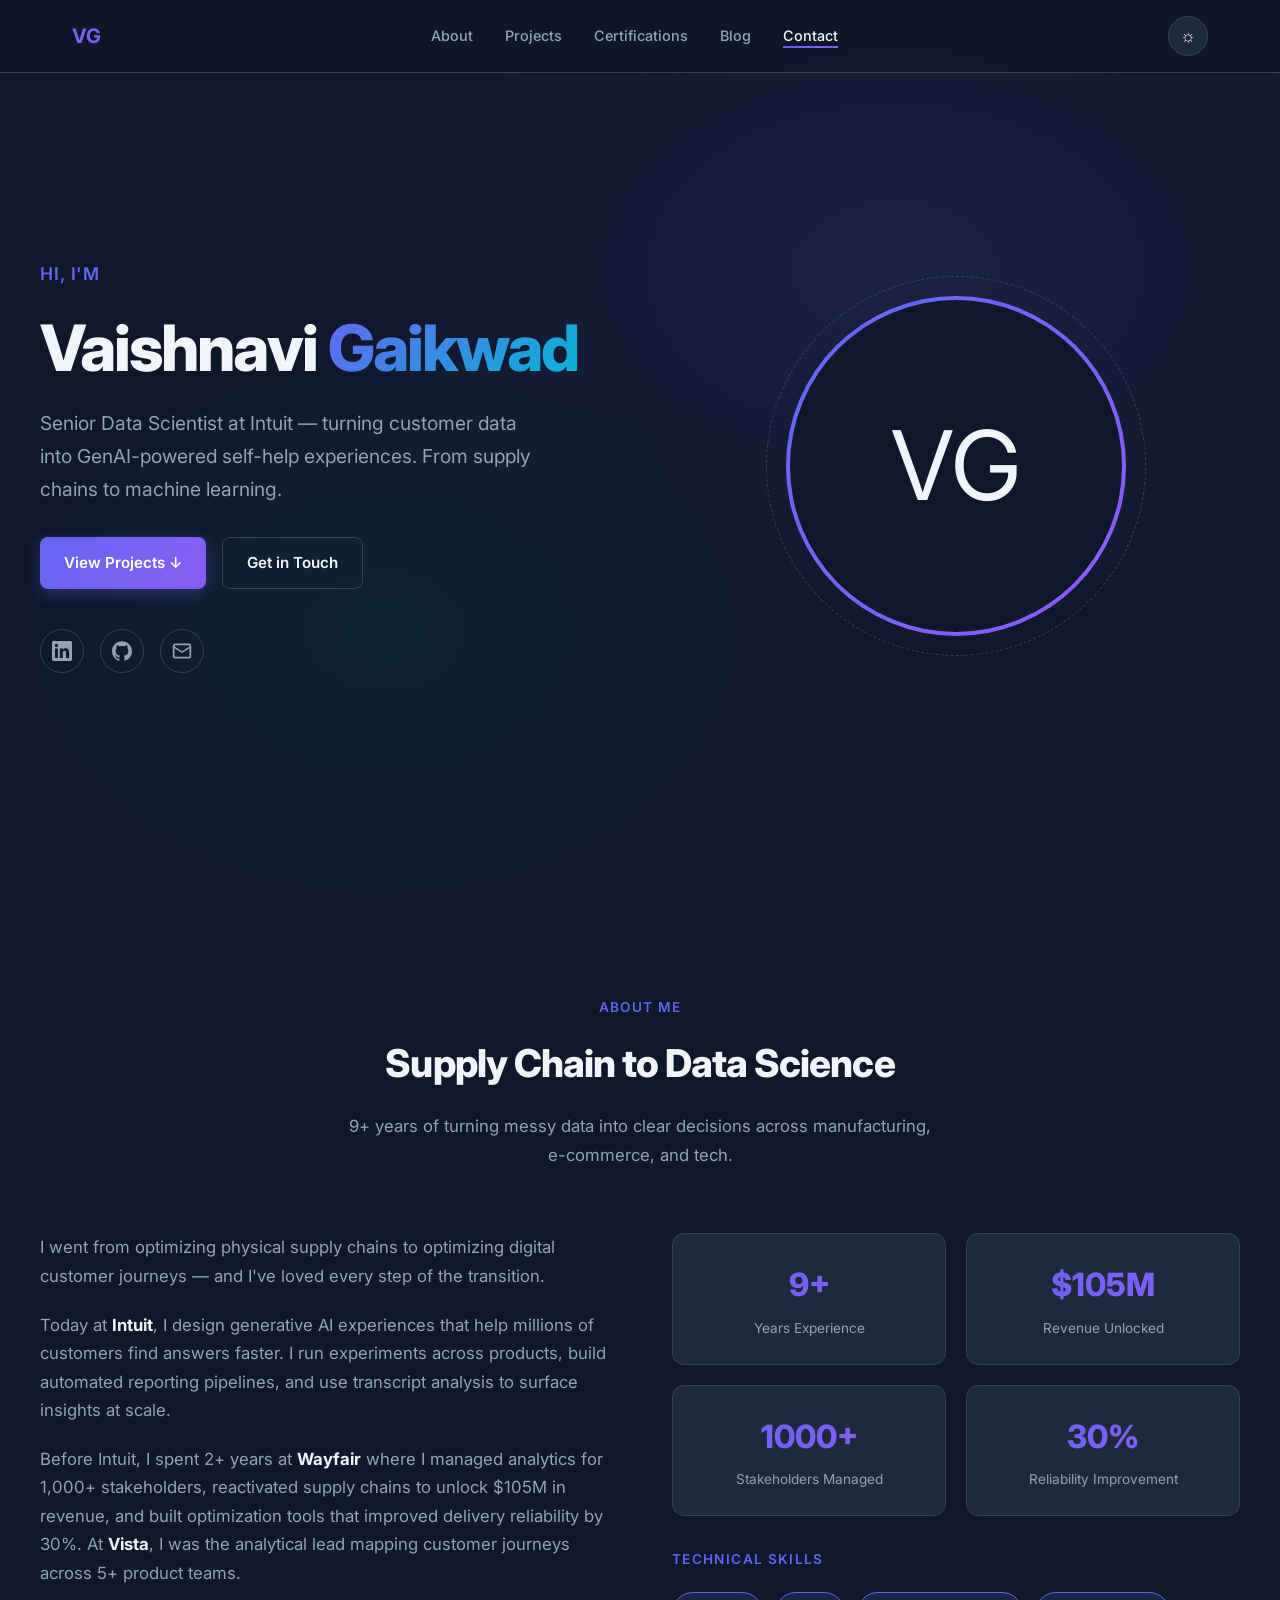
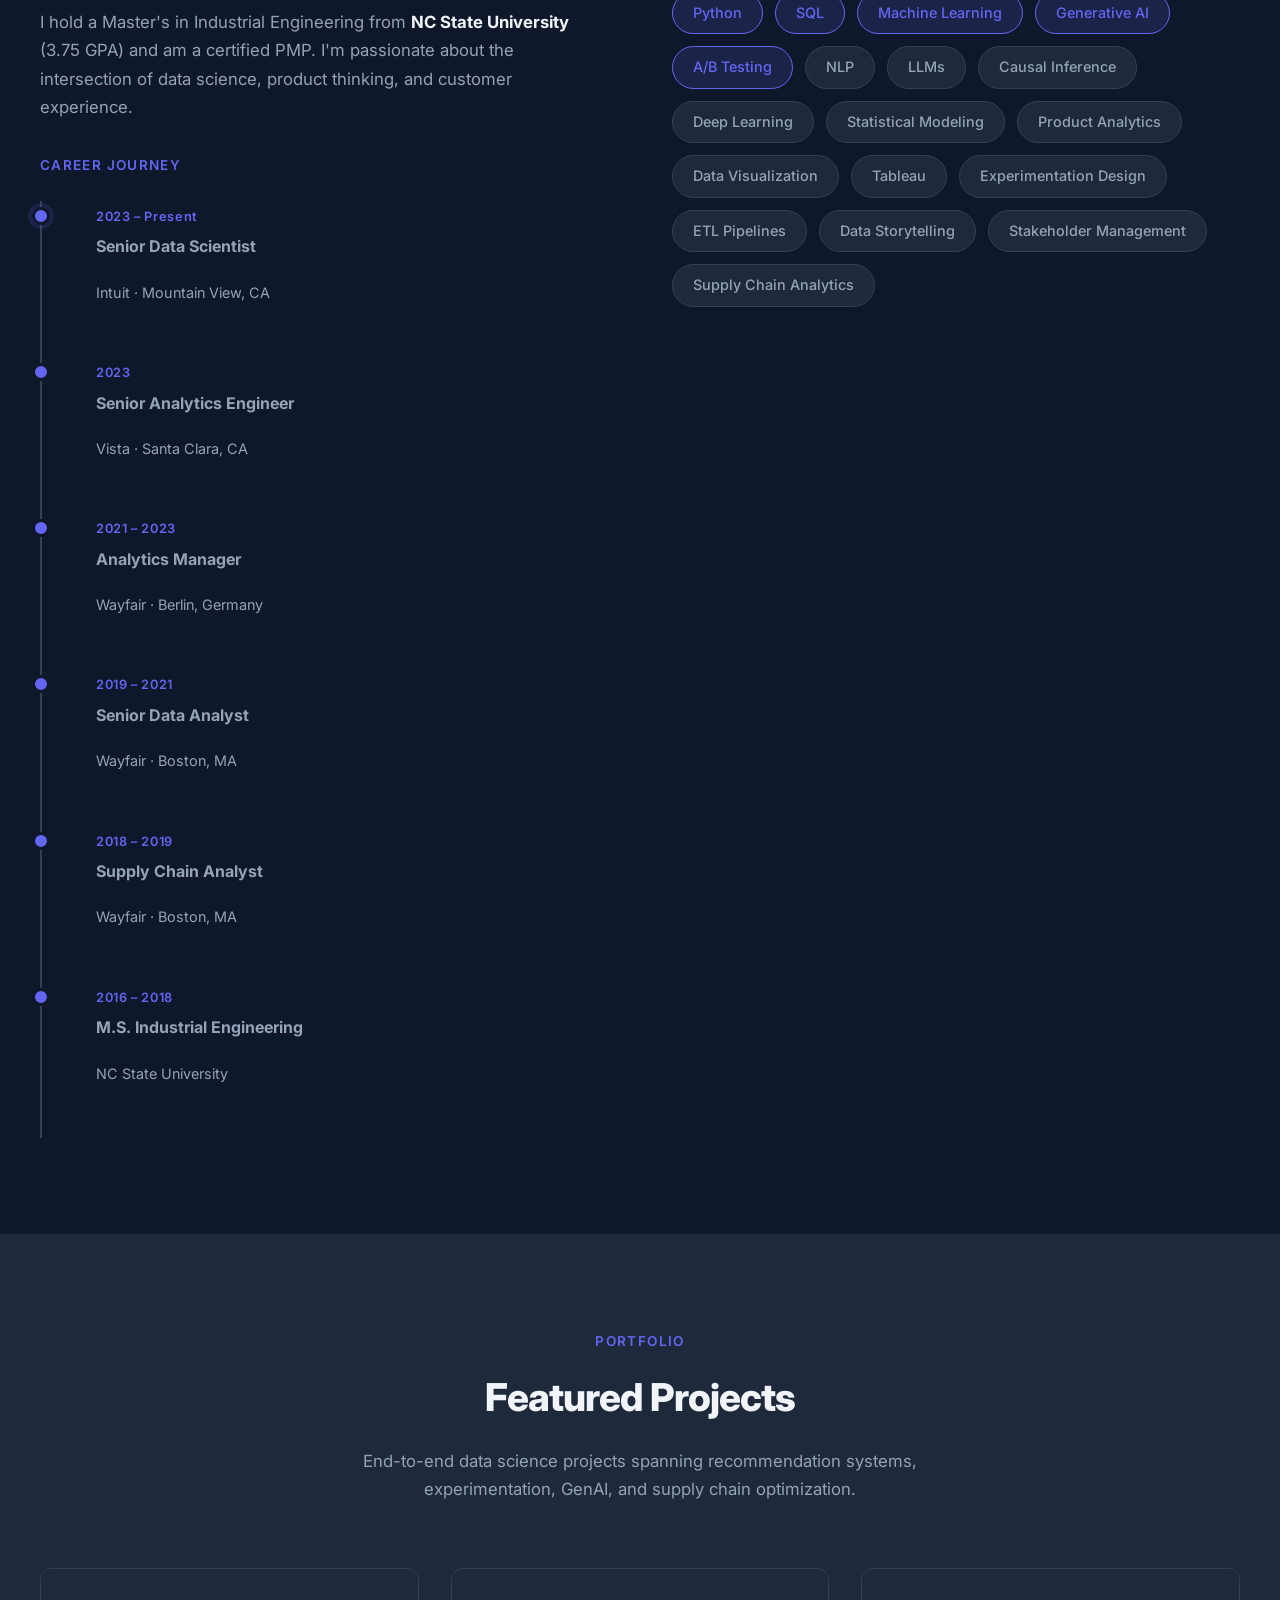
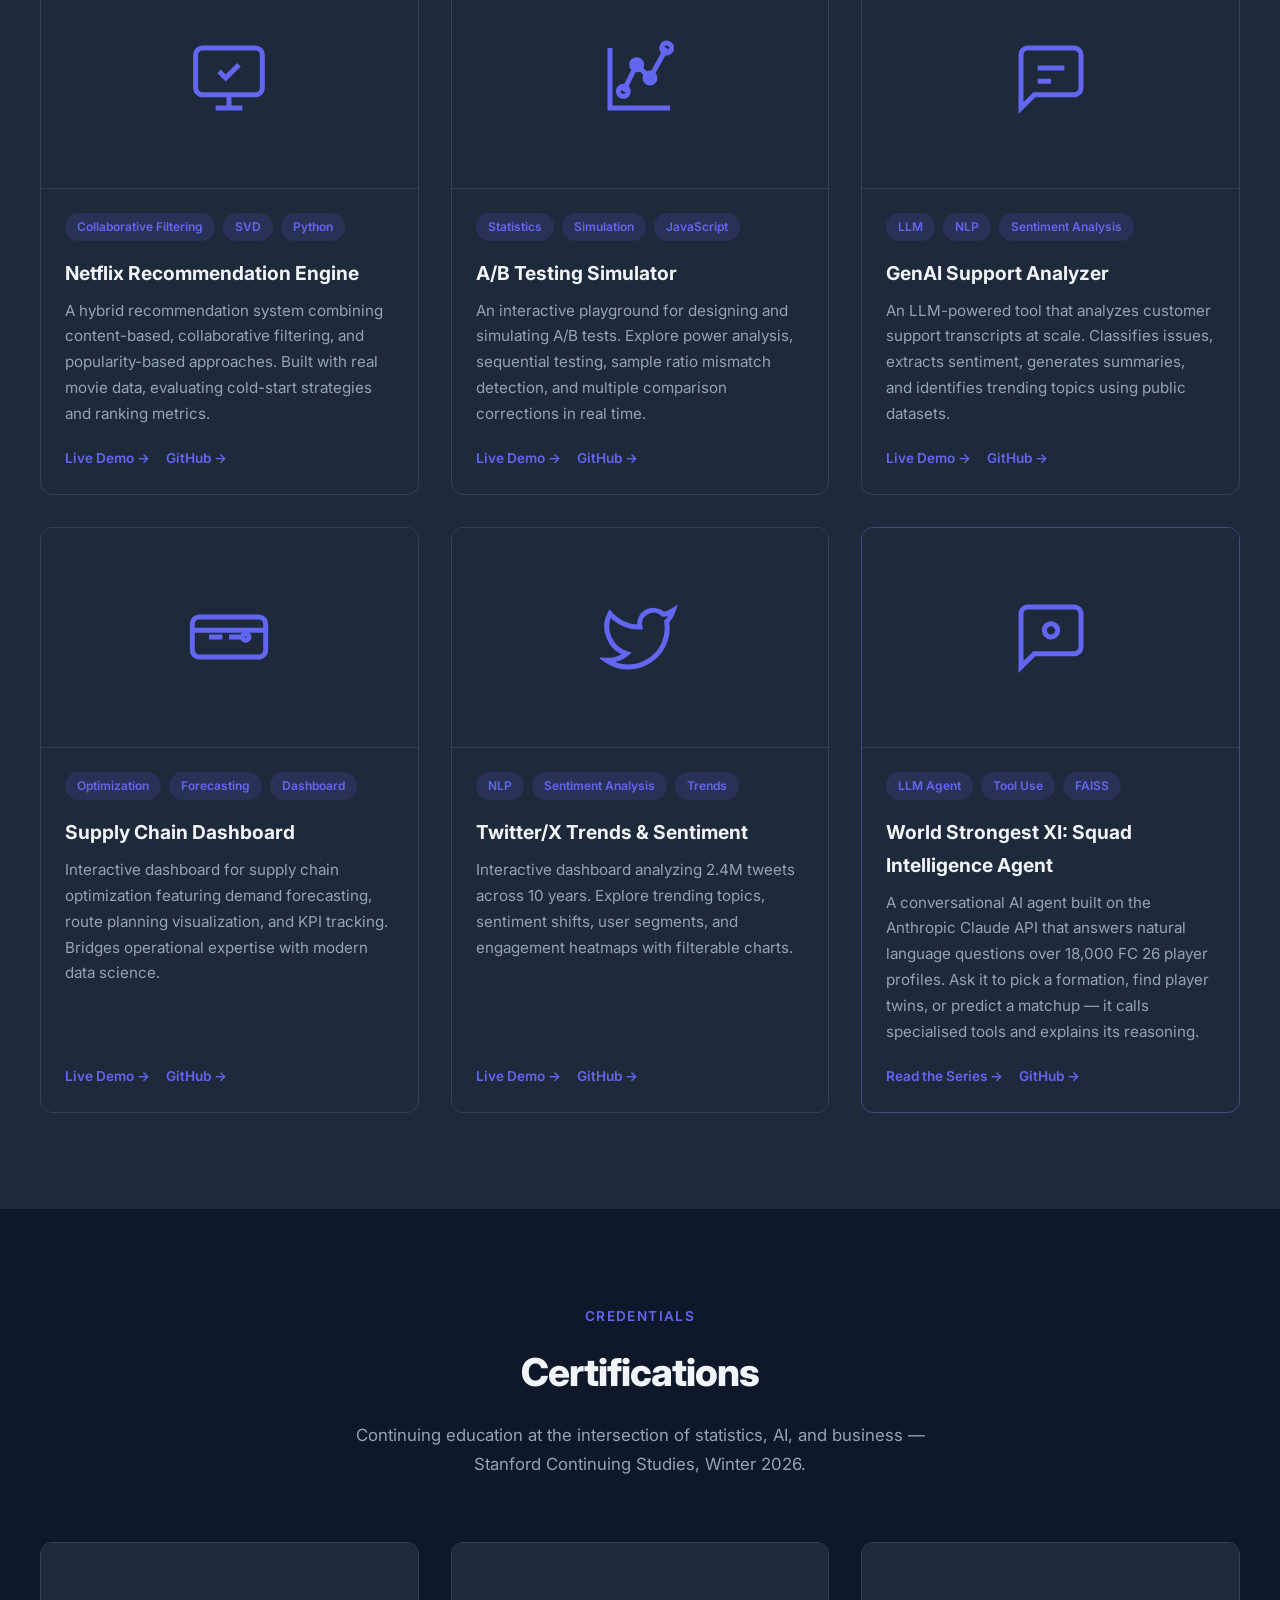
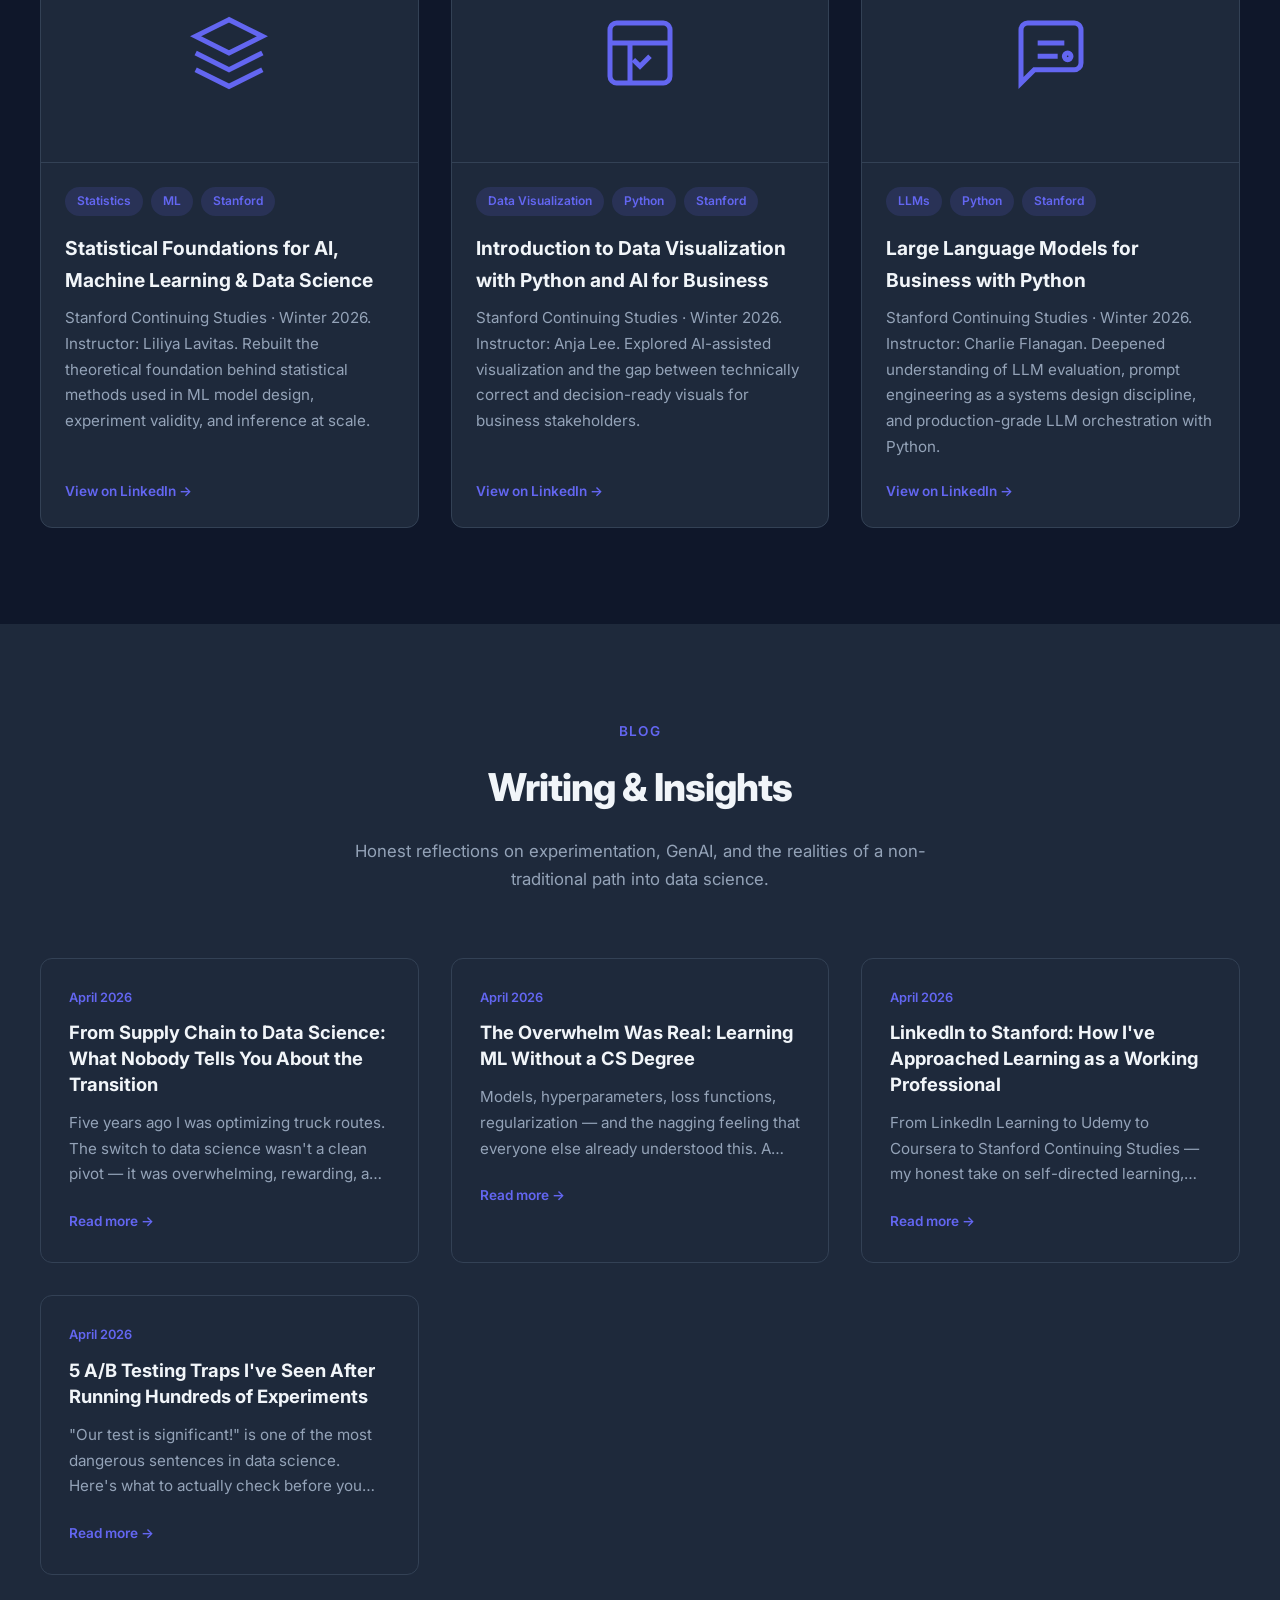
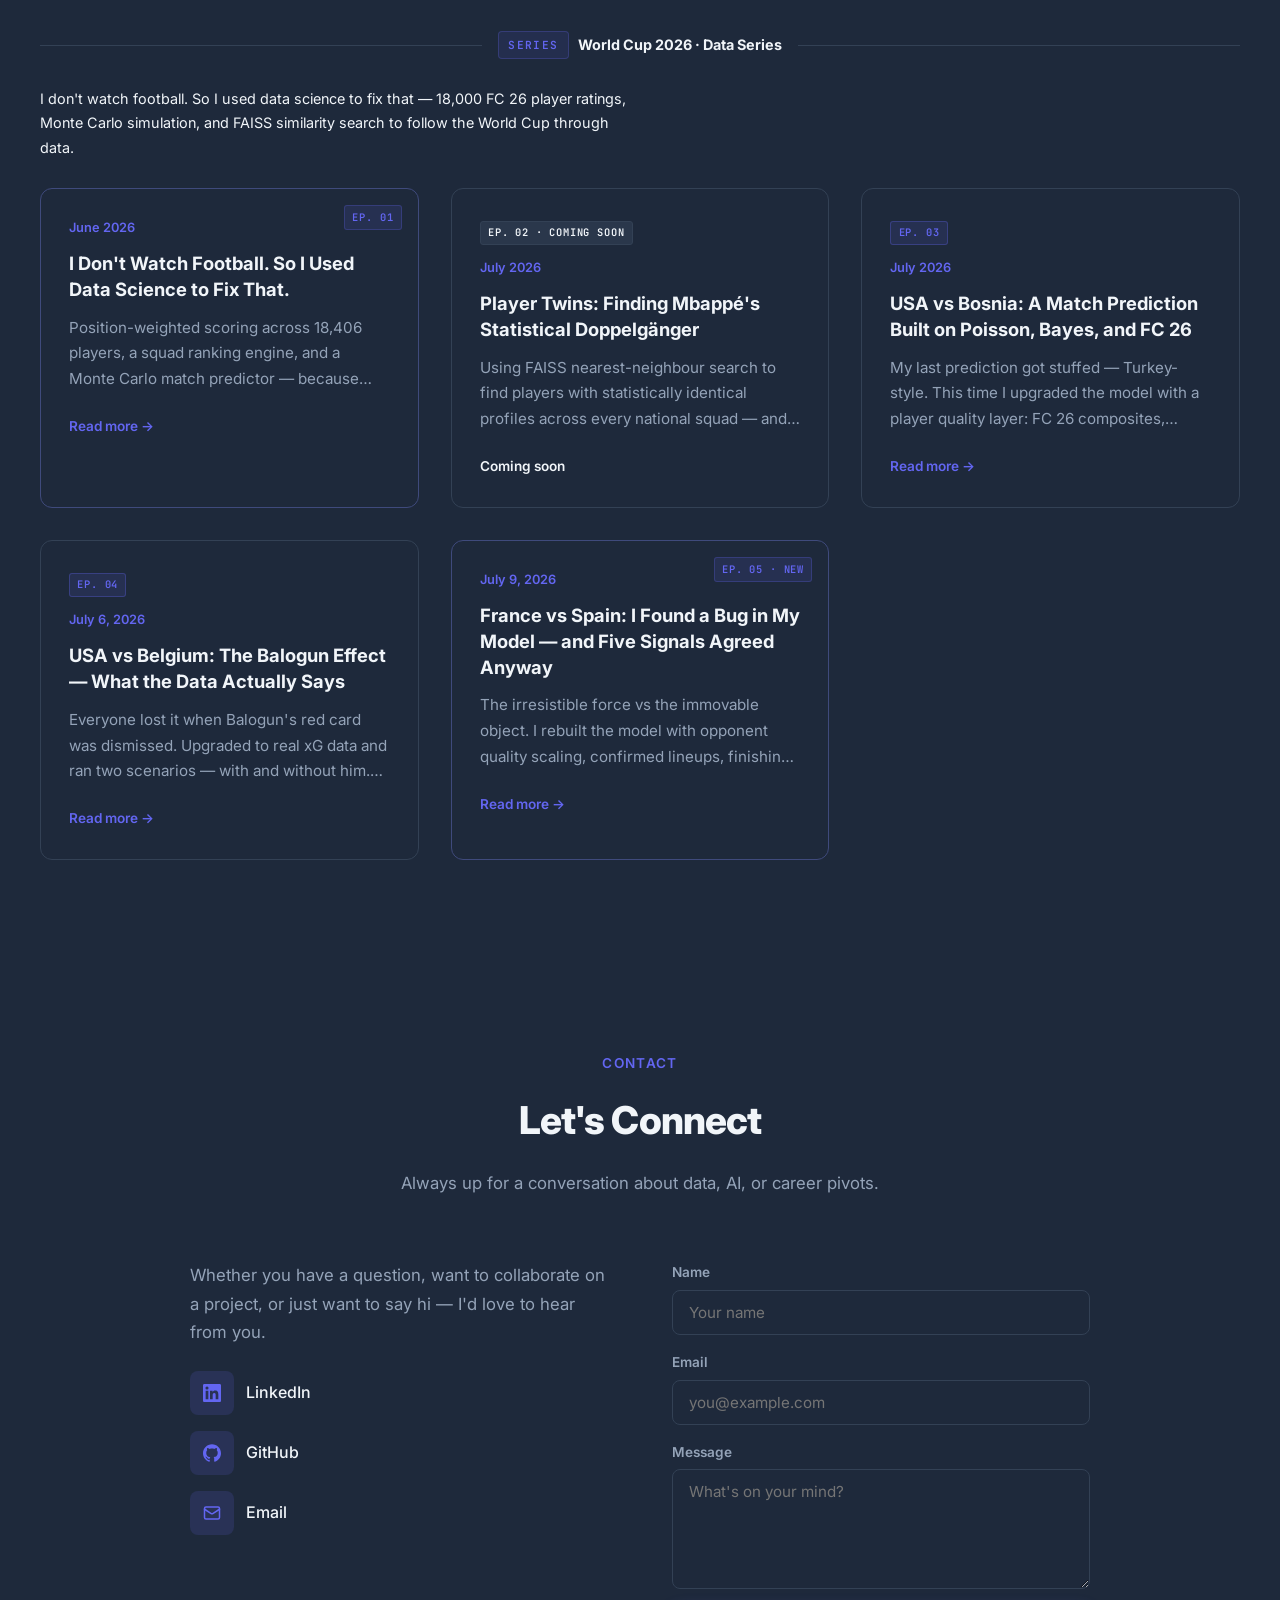
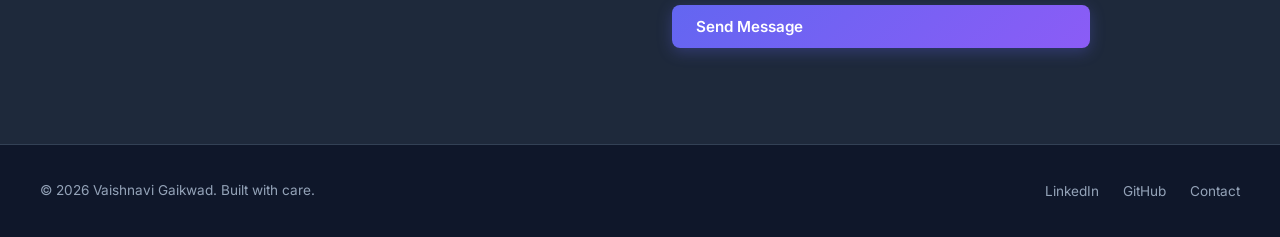
<file: index.html>
<!DOCTYPE html>
<html lang="en" data-theme="dark">
<head>
  <meta charset="UTF-8">
  <meta name="viewport" content="width=device-width, initial-scale=1.0">
  <title>Vaishnavi Gaikwad | Senior Data Scientist</title>
  <meta name="description" content="Senior Data Scientist at Intuit. Building GenAI-powered customer experiences. Portfolio and projects.">
  <link rel="preconnect" href="https://fonts.googleapis.com">
  <link rel="preconnect" href="https://fonts.gstatic.com" crossorigin>
  <link href="https://fonts.googleapis.com/css2?family=Inter:wght@400;500;600;700;800&family=JetBrains+Mono:wght@400;500&display=swap" rel="stylesheet">
  <link rel="stylesheet" href="css/style.css">
</head>
<body>

  <!-- ===== NAV ===== -->
  <nav class="nav">
    <div class="nav__inner">
      <a href="#" class="nav__logo">VG</a>
      <ul class="nav__links">
        <li><a href="#about">About</a></li>
        <li><a href="#projects">Projects</a></li>
        <li><a href="#certifications">Certifications</a></li>
        <li><a href="#blog">Blog</a></li>
        <li><a href="#contact">Contact</a></li>
      </ul>
      <div style="display:flex;align-items:center;gap:0.75rem;">
        <button class="theme-toggle" aria-label="Toggle theme">&#9788;</button>
        <button class="nav__hamburger" aria-label="Menu">
          <span></span><span></span><span></span>
        </button>
      </div>
    </div>
  </nav>

  <!-- ===== HERO ===== -->
  <section class="hero">
    <div class="hero__bg"></div>
    <div class="hero__content">
      <div class="hero__text">
        <p class="hero__greeting">Hi, I'm</p>
        <h1 class="hero__name">Vaishnavi <span>Gaikwad</span></h1>
        <p class="hero__tagline">Senior Data Scientist at Intuit &mdash; turning customer data into GenAI-powered self-help experiences. From supply chains to machine learning.</p>
        <div class="hero__cta">
          <a href="#projects" class="btn btn--primary">View Projects &darr;</a>
          <a href="#contact" class="btn btn--outline">Get in Touch</a>
        </div>
        <div class="hero__social">
          <a href="https://www.linkedin.com/in/vaishnavi-gaikwad-23506481/" target="_blank" rel="noopener" aria-label="LinkedIn">
            <svg width="20" height="20" viewBox="0 0 24 24" fill="currentColor"><path d="M20.447 20.452h-3.554v-5.569c0-1.328-.027-3.037-1.852-3.037-1.853 0-2.136 1.445-2.136 2.939v5.667H9.351V9h3.414v1.561h.046c.477-.9 1.637-1.85 3.37-1.85 3.601 0 4.267 2.37 4.267 5.455v6.286zM5.337 7.433a2.062 2.062 0 01-2.063-2.065 2.064 2.064 0 112.063 2.065zm1.782 13.019H3.555V9h3.564v11.452zM22.225 0H1.771C.792 0 0 .774 0 1.729v20.542C0 23.227.792 24 1.771 24h20.451C23.2 24 24 23.227 24 22.271V1.729C24 .774 23.2 0 22.222 0h.003z"/></svg>
          </a>
          <a href="https://github.com/vgaikwad2910" target="_blank" rel="noopener" aria-label="GitHub">
            <svg width="20" height="20" viewBox="0 0 24 24" fill="currentColor"><path d="M12 .297c-6.63 0-12 5.373-12 12 0 5.303 3.438 9.8 8.205 11.385.6.113.82-.258.82-.577 0-.285-.01-1.04-.015-2.04-3.338.724-4.042-1.61-4.042-1.61C4.422 18.07 3.633 17.7 3.633 17.7c-1.087-.744.084-.729.084-.729 1.205.084 1.838 1.236 1.838 1.236 1.07 1.835 2.809 1.305 3.495.998.108-.776.417-1.305.76-1.605-2.665-.3-5.466-1.332-5.466-5.93 0-1.31.465-2.38 1.235-3.22-.135-.303-.54-1.523.105-3.176 0 0 1.005-.322 3.3 1.23.96-.267 1.98-.399 3-.405 1.02.006 2.04.138 3 .405 2.28-1.552 3.285-1.23 3.285-1.23.645 1.653.24 2.873.12 3.176.765.84 1.23 1.91 1.23 3.22 0 4.61-2.805 5.625-5.475 5.92.42.36.81 1.096.81 2.22 0 1.606-.015 2.896-.015 3.286 0 .315.21.69.825.57C20.565 22.092 24 17.592 24 12.297c0-6.627-5.373-12-12-12"/></svg>
          </a>
          <a href="mailto:vaishnavi.gaikwad1094@gmail.com" aria-label="Email">
            <svg width="20" height="20" viewBox="0 0 24 24" fill="none" stroke="currentColor" stroke-width="2" stroke-linecap="round" stroke-linejoin="round"><rect x="2" y="4" width="20" height="16" rx="2"/><path d="m22 7-8.97 5.7a1.94 1.94 0 0 1-2.06 0L2 7"/></svg>
          </a>
        </div>
      </div>
      <div class="hero__visual">
        <div class="hero__avatar">
          <div class="hero__avatar-inner">VG</div>
        </div>
      </div>
    </div>
  </section>

  <!-- ===== ABOUT ===== -->
  <section class="section" id="about">
    <div class="container">
      <div class="section__header">
        <p class="section__label">About Me</p>
        <h2 class="section__title">Supply Chain to Data Science</h2>
        <p class="section__desc">9+ years of turning messy data into clear decisions across manufacturing, e-commerce, and tech.</p>
      </div>

      <div class="about__content">
        <div class="about__story">
          <p>I went from optimizing physical supply chains to optimizing digital customer journeys &mdash; and I've loved every step of the transition.</p>
          <p>Today at <strong>Intuit</strong>, I design generative AI experiences that help millions of customers find answers faster. I run experiments across products, build automated reporting pipelines, and use transcript analysis to surface insights at scale.</p>
          <p>Before Intuit, I spent 2+ years at <strong>Wayfair</strong> where I managed analytics for 1,000+ stakeholders, reactivated supply chains to unlock $105M in revenue, and built optimization tools that improved delivery reliability by 30%. At <strong>Vista</strong>, I was the analytical lead mapping customer journeys across 5+ product teams.</p>
          <p>I hold a Master's in Industrial Engineering from <strong>NC State University</strong> (3.75 GPA) and am a certified PMP. I'm passionate about the intersection of data science, product thinking, and customer experience.</p>

          <div style="margin-top:2rem;">
            <p class="section__label" style="text-align:left;margin-bottom:1.5rem;">Career Journey</p>
            <div class="timeline">
              <div class="timeline__item">
                <span class="timeline__year">2023 &ndash; Present</span>
                <p class="timeline__role">Senior Data Scientist</p>
                <p class="timeline__company">Intuit &middot; Mountain View, CA</p>
              </div>
              <div class="timeline__item">
                <span class="timeline__year">2023</span>
                <p class="timeline__role">Senior Analytics Engineer</p>
                <p class="timeline__company">Vista &middot; Santa Clara, CA</p>
              </div>
              <div class="timeline__item">
                <span class="timeline__year">2021 &ndash; 2023</span>
                <p class="timeline__role">Analytics Manager</p>
                <p class="timeline__company">Wayfair &middot; Berlin, Germany</p>
              </div>
              <div class="timeline__item">
                <span class="timeline__year">2019 &ndash; 2021</span>
                <p class="timeline__role">Senior Data Analyst</p>
                <p class="timeline__company">Wayfair &middot; Boston, MA</p>
              </div>
              <div class="timeline__item">
                <span class="timeline__year">2018 &ndash; 2019</span>
                <p class="timeline__role">Supply Chain Analyst</p>
                <p class="timeline__company">Wayfair &middot; Boston, MA</p>
              </div>
              <div class="timeline__item">
                <span class="timeline__year">2016 &ndash; 2018</span>
                <p class="timeline__role">M.S. Industrial Engineering</p>
                <p class="timeline__company">NC State University</p>
              </div>
            </div>
          </div>
        </div>

        <div class="about__details">
          <div class="about__stats">
            <div class="stat-card">
              <div class="stat-card__number">9+</div>
              <div class="stat-card__label">Years Experience</div>
            </div>
            <div class="stat-card">
              <div class="stat-card__number">$105M</div>
              <div class="stat-card__label">Revenue Unlocked</div>
            </div>
            <div class="stat-card">
              <div class="stat-card__number">1000+</div>
              <div class="stat-card__label">Stakeholders Managed</div>
            </div>
            <div class="stat-card">
              <div class="stat-card__number">30%</div>
              <div class="stat-card__label">Reliability Improvement</div>
            </div>
          </div>

          <div>
            <p class="section__label" style="text-align:left;margin-bottom:1.25rem;">Technical Skills</p>
            <div class="skills__grid" style="justify-content:flex-start;">
              <span class="skill-tag skill-tag--highlight">Python</span>
              <span class="skill-tag skill-tag--highlight">SQL</span>
              <span class="skill-tag skill-tag--highlight">Machine Learning</span>
              <span class="skill-tag skill-tag--highlight">Generative AI</span>
              <span class="skill-tag skill-tag--highlight">A/B Testing</span>
              <span class="skill-tag">NLP</span>
              <span class="skill-tag">LLMs</span>
              <span class="skill-tag">Causal Inference</span>
              <span class="skill-tag">Deep Learning</span>
              <span class="skill-tag">Statistical Modeling</span>
              <span class="skill-tag">Product Analytics</span>
              <span class="skill-tag">Data Visualization</span>
              <span class="skill-tag">Tableau</span>
              <span class="skill-tag">Experimentation Design</span>
              <span class="skill-tag">ETL Pipelines</span>
              <span class="skill-tag">Data Storytelling</span>
              <span class="skill-tag">Stakeholder Management</span>
              <span class="skill-tag">Supply Chain Analytics</span>
            </div>
          </div>
        </div>
      </div>
    </div>
  </section>

  <!-- ===== PROJECTS ===== -->
  <section class="section" id="projects" style="background:var(--bg-secondary);">
    <div class="container">
      <div class="section__header">
        <p class="section__label">Portfolio</p>
        <h2 class="section__title">Featured Projects</h2>
        <p class="section__desc">End-to-end data science projects spanning recommendation systems, experimentation, GenAI, and supply chain optimization.</p>
      </div>

      <div class="projects__grid">

        <div class="project-card">
          <div class="project-card__img">
            <svg width="80" height="80" viewBox="0 0 24 24" fill="none" stroke="var(--accent)" stroke-width="1.5"><rect x="2" y="3" width="20" height="14" rx="2"/><path d="M8 21h8m-4-4v4"/><path d="m9 10 2 2 4-4"/></svg>
          </div>
          <div class="project-card__body">
            <div class="project-card__tags">
              <span class="project-card__tag">Collaborative Filtering</span>
              <span class="project-card__tag">SVD</span>
              <span class="project-card__tag">Python</span>
            </div>
            <h3 class="project-card__title">Netflix Recommendation Engine</h3>
            <p class="project-card__desc">A hybrid recommendation system combining content-based, collaborative filtering, and popularity-based approaches. Built with real movie data, evaluating cold-start strategies and ranking metrics.</p>
            <div class="project-card__links">
              <a href="projects/recommendation-system/index.html" class="project-card__link">Live Demo &rarr;</a>
              <a href="https://github.com/vgaikwad2910/netflix-recommendation-engine" target="_blank" class="project-card__link">GitHub &rarr;</a>
            </div>
          </div>
        </div>

        <div class="project-card">
          <div class="project-card__img">
            <svg width="80" height="80" viewBox="0 0 24 24" fill="none" stroke="var(--accent)" stroke-width="1.5"><path d="M3 3v18h18"/><path d="M7 16l4-8 4 4 5-9"/><circle cx="7" cy="16" r="1.5"/><circle cx="11" cy="8" r="1.5"/><circle cx="15" cy="12" r="1.5"/><circle cx="20" cy="3" r="1.5"/></svg>
          </div>
          <div class="project-card__body">
            <div class="project-card__tags">
              <span class="project-card__tag">Statistics</span>
              <span class="project-card__tag">Simulation</span>
              <span class="project-card__tag">JavaScript</span>
            </div>
            <h3 class="project-card__title">A/B Testing Simulator</h3>
            <p class="project-card__desc">An interactive playground for designing and simulating A/B tests. Explore power analysis, sequential testing, sample ratio mismatch detection, and multiple comparison corrections in real time.</p>
            <div class="project-card__links">
              <a href="projects/ab-testing-simulator/index.html" class="project-card__link">Live Demo &rarr;</a>
              <a href="https://github.com/vgaikwad2910/ab-testing-simulator" target="_blank" class="project-card__link">GitHub &rarr;</a>
            </div>
          </div>
        </div>

        <div class="project-card">
          <div class="project-card__img">
            <svg width="80" height="80" viewBox="0 0 24 24" fill="none" stroke="var(--accent)" stroke-width="1.5"><path d="M21 15a2 2 0 0 1-2 2H7l-4 4V5a2 2 0 0 1 2-2h14a2 2 0 0 1 2 2z"/><path d="M8 9h8M8 13h4"/></svg>
          </div>
          <div class="project-card__body">
            <div class="project-card__tags">
              <span class="project-card__tag">LLM</span>
              <span class="project-card__tag">NLP</span>
              <span class="project-card__tag">Sentiment Analysis</span>
            </div>
            <h3 class="project-card__title">GenAI Support Analyzer</h3>
            <p class="project-card__desc">An LLM-powered tool that analyzes customer support transcripts at scale. Classifies issues, extracts sentiment, generates summaries, and identifies trending topics using public datasets.</p>
            <div class="project-card__links">
              <a href="projects/genai-analyzer/index.html" class="project-card__link">Live Demo &rarr;</a>
              <a href="https://github.com/vgaikwad2910/genai-support-analyzer" target="_blank" class="project-card__link">GitHub &rarr;</a>
            </div>
          </div>
        </div>

        <div class="project-card">
          <div class="project-card__img">
            <svg width="80" height="80" viewBox="0 0 24 24" fill="none" stroke="var(--accent)" stroke-width="1.5"><rect x="1" y="6" width="22" height="12" rx="2"/><path d="M6 12h4m2 0h4"/><circle cx="17" cy="12" r="1"/><path d="M1 10h22"/></svg>
          </div>
          <div class="project-card__body">
            <div class="project-card__tags">
              <span class="project-card__tag">Optimization</span>
              <span class="project-card__tag">Forecasting</span>
              <span class="project-card__tag">Dashboard</span>
            </div>
            <h3 class="project-card__title">Supply Chain Dashboard</h3>
            <p class="project-card__desc">Interactive dashboard for supply chain optimization featuring demand forecasting, route planning visualization, and KPI tracking. Bridges operational expertise with modern data science.</p>
            <div class="project-card__links">
              <a href="projects/supply-chain-dashboard/index.html" class="project-card__link">Live Demo &rarr;</a>
              <a href="https://github.com/vgaikwad2910/supply-chain-dashboard" target="_blank" class="project-card__link">GitHub &rarr;</a>
            </div>
          </div>
        </div>

        <div class="project-card">
          <div class="project-card__img">
            <svg width="80" height="80" viewBox="0 0 24 24" fill="none" stroke="var(--accent)" stroke-width="1.5"><path d="M22 4s-.7 2.1-2 3.4c1.6 10-9.4 17.3-18 11.6 2.2.1 4.4-.6 6-2C3 15.5.5 9.6 3 5c2.2 2.6 5.6 4.1 9 4-.9-4.2 4-6.6 7-3.8 1.1 0 3-1.2 3-1.2z"/></svg>
          </div>
          <div class="project-card__body">
            <div class="project-card__tags">
              <span class="project-card__tag">NLP</span>
              <span class="project-card__tag">Sentiment Analysis</span>
              <span class="project-card__tag">Trends</span>
            </div>
            <h3 class="project-card__title">Twitter/X Trends &amp; Sentiment</h3>
            <p class="project-card__desc">Interactive dashboard analyzing 2.4M tweets across 10 years. Explore trending topics, sentiment shifts, user segments, and engagement heatmaps with filterable charts.</p>
            <div class="project-card__links">
              <a href="projects/twitter-trends-dashboard/index.html" class="project-card__link">Live Demo &rarr;</a>
              <a href="https://github.com/vgaikwad2910/twitter-trends-dashboard" target="_blank" class="project-card__link">GitHub &rarr;</a>
            </div>
          </div>
        </div>

        <div class="project-card" style="border-color:color-mix(in srgb,var(--accent) 30%,var(--border));position:relative;">
          <div style="position:absolute;top:1rem;right:1rem;font-family:var(--font-mono,'JetBrains Mono',monospace);font-size:0.65rem;font-weight:600;letter-spacing:0.08em;text-transform:uppercase;color:var(--accent);background:color-mix(in srgb,var(--accent) 12%,transparent);border:1px solid color-mix(in srgb,var(--accent) 25%,transparent);border-radius:3px;padding:0.15rem 0.45rem;">New</div>
          <div class="project-card__img">
            <svg width="80" height="80" viewBox="0 0 24 24" fill="none" stroke="var(--accent)" stroke-width="1.5"><path d="M21 15a2 2 0 0 1-2 2H7l-4 4V5a2 2 0 0 1 2-2h14a2 2 0 0 1 2 2z"/><circle cx="12" cy="10" r="2"/><path d="M8 10h.01M16 10h.01"/></svg>
          </div>
          <div class="project-card__body">
            <div class="project-card__tags">
              <span class="project-card__tag">LLM Agent</span>
              <span class="project-card__tag">Tool Use</span>
              <span class="project-card__tag">FAISS</span>
            </div>
            <h3 class="project-card__title">World Strongest XI: Squad Intelligence Agent</h3>
            <p class="project-card__desc">A conversational AI agent built on the Anthropic Claude API that answers natural language questions over 18,000 FC 26 player profiles. Ask it to pick a formation, find player twins, or predict a matchup — it calls specialised tools and explains its reasoning.</p>
            <div class="project-card__links">
              <a href="blog/wc2026-ep1-i-dont-watch-football.html" class="project-card__link">Read the Series &rarr;</a>
              <a href="https://github.com/vgaikwad2910" target="_blank" class="project-card__link">GitHub &rarr;</a>
            </div>
          </div>
        </div>

      </div>
    </div>
  </section>

  <!-- ===== CERTIFICATIONS ===== -->
  <section class="section" id="certifications">
    <div class="container">
      <div class="section__header">
        <p class="section__label">Credentials</p>
        <h2 class="section__title">Certifications</h2>
        <p class="section__desc">Continuing education at the intersection of statistics, AI, and business — Stanford Continuing Studies, Winter 2026.</p>
      </div>

      <div class="projects__grid">

        <div class="project-card">
          <div class="project-card__img">
            <svg width="80" height="80" viewBox="0 0 24 24" fill="none" stroke="var(--accent)" stroke-width="1.5"><path d="M12 2L2 7l10 5 10-5-10-5z"/><path d="M2 17l10 5 10-5"/><path d="M2 12l10 5 10-5"/></svg>
          </div>
          <div class="project-card__body">
            <div class="project-card__tags">
              <span class="project-card__tag">Statistics</span>
              <span class="project-card__tag">ML</span>
              <span class="project-card__tag">Stanford</span>
            </div>
            <h3 class="project-card__title">Statistical Foundations for AI, Machine Learning &amp; Data Science</h3>
            <p class="project-card__desc">Stanford Continuing Studies &middot; Winter 2026. Instructor: Liliya Lavitas. Rebuilt the theoretical foundation behind statistical methods used in ML model design, experiment validity, and inference at scale.</p>
            <div class="project-card__links">
              <a href="https://www.linkedin.com/in/vaishnavi-gaikwad-23506481/" target="_blank" class="project-card__link">View on LinkedIn &rarr;</a>
            </div>
          </div>
        </div>

        <div class="project-card">
          <div class="project-card__img">
            <svg width="80" height="80" viewBox="0 0 24 24" fill="none" stroke="var(--accent)" stroke-width="1.5"><rect x="3" y="3" width="18" height="18" rx="2"/><path d="M3 9h18M9 21V9"/><path d="M15 13l-3 3-2-2"/></svg>
          </div>
          <div class="project-card__body">
            <div class="project-card__tags">
              <span class="project-card__tag">Data Visualization</span>
              <span class="project-card__tag">Python</span>
              <span class="project-card__tag">Stanford</span>
            </div>
            <h3 class="project-card__title">Introduction to Data Visualization with Python and AI for Business</h3>
            <p class="project-card__desc">Stanford Continuing Studies &middot; Winter 2026. Instructor: Anja Lee. Explored AI-assisted visualization and the gap between technically correct and decision-ready visuals for business stakeholders.</p>
            <div class="project-card__links">
              <a href="https://www.linkedin.com/in/vaishnavi-gaikwad-23506481/" target="_blank" class="project-card__link">View on LinkedIn &rarr;</a>
            </div>
          </div>
        </div>

        <div class="project-card">
          <div class="project-card__img">
            <svg width="80" height="80" viewBox="0 0 24 24" fill="none" stroke="var(--accent)" stroke-width="1.5"><path d="M21 15a2 2 0 0 1-2 2H7l-4 4V5a2 2 0 0 1 2-2h14a2 2 0 0 1 2 2z"/><path d="M8 9h8M8 13h6"/><circle cx="17" cy="13" r="1"/></svg>
          </div>
          <div class="project-card__body">
            <div class="project-card__tags">
              <span class="project-card__tag">LLMs</span>
              <span class="project-card__tag">Python</span>
              <span class="project-card__tag">Stanford</span>
            </div>
            <h3 class="project-card__title">Large Language Models for Business with Python</h3>
            <p class="project-card__desc">Stanford Continuing Studies &middot; Winter 2026. Instructor: Charlie Flanagan. Deepened understanding of LLM evaluation, prompt engineering as a systems design discipline, and production-grade LLM orchestration with Python.</p>
            <div class="project-card__links">
              <a href="https://www.linkedin.com/in/vaishnavi-gaikwad-23506481/" target="_blank" class="project-card__link">View on LinkedIn &rarr;</a>
            </div>
          </div>
        </div>

      </div>
    </div>
  </section>

  <!-- ===== BLOG ===== -->
  <section class="section" id="blog" style="background:var(--bg-secondary);">
    <div class="container">
      <div class="section__header">
        <p class="section__label">Blog</p>
        <h2 class="section__title">Writing &amp; Insights</h2>
        <p class="section__desc">Honest reflections on experimentation, GenAI, and the realities of a non-traditional path into data science.</p>
      </div>

      <div class="blog__grid">

        <article class="blog-card">
          <p class="blog-card__date">April 2026</p>
          <h3 class="blog-card__title">From Supply Chain to Data Science: What Nobody Tells You About the Transition</h3>
          <p class="blog-card__excerpt">Five years ago I was optimizing truck routes. The switch to data science wasn't a clean pivot — it was overwhelming, rewarding, and a lot slower than I expected. Here's what I'd tell my earlier self.</p>
          <a href="blog/supply-chain-to-data-science.html" class="blog-card__read-more">Read more &rarr;</a>
        </article>

        <article class="blog-card">
          <p class="blog-card__date">April 2026</p>
          <h3 class="blog-card__title">The Overwhelm Was Real: Learning ML Without a CS Degree</h3>
          <p class="blog-card__excerpt">Models, hyperparameters, loss functions, regularization — and the nagging feeling that everyone else already understood this. A candid account of what it actually feels like to learn machine learning from scratch.</p>
          <a href="blog/learning-ml-without-cs-degree.html" class="blog-card__read-more">Read more &rarr;</a>
        </article>

        <article class="blog-card">
          <p class="blog-card__date">April 2026</p>
          <h3 class="blog-card__title">LinkedIn to Stanford: How I've Approached Learning as a Working Professional</h3>
          <p class="blog-card__excerpt">From LinkedIn Learning to Udemy to Coursera to Stanford Continuing Studies — my honest take on self-directed learning, what worked, what didn't, and why the learning never really ends.</p>
          <a href="blog/linkedin-to-stanford-learning-journey.html" class="blog-card__read-more">Read more &rarr;</a>
        </article>

        <article class="blog-card">
          <p class="blog-card__date">April 2026</p>
          <h3 class="blog-card__title">5 A/B Testing Traps I've Seen After Running Hundreds of Experiments</h3>
          <p class="blog-card__excerpt">"Our test is significant!" is one of the most dangerous sentences in data science. Here's what to actually check before you celebrate — from someone who has made most of these mistakes.</p>
          <a href="blog/ab-testing-traps.html" class="blog-card__read-more">Read more &rarr;</a>
        </article>

      </div>

      <!-- ===== WORLD CUP 2026 DATA SERIES ===== -->
      <div style="margin-top:3.5rem;">
        <div style="display:flex;align-items:center;gap:1rem;margin-bottom:1.75rem;">
          <div style="flex:1;height:1px;background:var(--border);"></div>
          <div style="display:flex;align-items:center;gap:0.6rem;flex-shrink:0;">
            <span style="font-family:var(--font-mono,'JetBrains Mono',monospace);font-size:0.7rem;font-weight:600;letter-spacing:0.12em;text-transform:uppercase;color:var(--accent);background:color-mix(in srgb,var(--accent) 10%,transparent);border:1px solid color-mix(in srgb,var(--accent) 25%,transparent);border-radius:4px;padding:0.2rem 0.6rem;">Series</span>
            <span style="font-size:0.9rem;font-weight:700;color:var(--text-primary);">World Cup 2026 &middot; Data Series</span>
          </div>
          <div style="flex:1;height:1px;background:var(--border);"></div>
        </div>

        <p style="font-size:0.9rem;color:var(--text-muted);margin-bottom:1.75rem;max-width:600px;">I don't watch football. So I used data science to fix that — 18,000 FC 26 player ratings, Monte Carlo simulation, and FAISS similarity search to follow the World Cup through data.</p>

        <div class="blog__grid">

          <article class="blog-card" style="border-color:color-mix(in srgb,var(--accent) 25%,var(--border));position:relative;">
            <div style="position:absolute;top:1rem;right:1rem;font-family:var(--font-mono,'JetBrains Mono',monospace);font-size:0.65rem;font-weight:600;letter-spacing:0.08em;text-transform:uppercase;color:var(--accent);background:color-mix(in srgb,var(--accent) 12%,transparent);border:1px solid color-mix(in srgb,var(--accent) 25%,transparent);border-radius:3px;padding:0.15rem 0.45rem;">Ep. 01</div>
            <p class="blog-card__date">June 2026</p>
            <h3 class="blog-card__title">I Don't Watch Football. So I Used Data Science to Fix That.</h3>
            <p class="blog-card__excerpt">Position-weighted scoring across 18,406 players, a squad ranking engine, and a Monte Carlo match predictor — because nodding along wasn't cutting it.</p>
            <a href="blog/wc2026-ep1-i-dont-watch-football.html" class="blog-card__read-more">Read more &rarr;</a>
          </article>

          <article class="blog-card" style="opacity:0.55;">
            <div style="display:inline-block;font-family:var(--font-mono,'JetBrains Mono',monospace);font-size:0.65rem;font-weight:600;letter-spacing:0.08em;text-transform:uppercase;color:var(--text-muted);background:color-mix(in srgb,var(--border) 60%,transparent);border:1px solid var(--border);border-radius:3px;padding:0.15rem 0.45rem;margin-bottom:0.75rem;">Ep. 02 &middot; Coming Soon</div>
            <p class="blog-card__date">July 2026</p>
            <h3 class="blog-card__title">Player Twins: Finding Mbappé's Statistical Doppelgänger</h3>
            <p class="blog-card__excerpt">Using FAISS nearest-neighbour search to find players with statistically identical profiles across every national squad — and what those twins reveal about squad depth.</p>
            <span class="blog-card__read-more" style="color:var(--text-muted);cursor:default;">Coming soon</span>
          </article>

          <article class="blog-card">
            <div style="display:inline-block;font-family:var(--font-mono,'JetBrains Mono',monospace);font-size:0.65rem;font-weight:600;letter-spacing:0.08em;text-transform:uppercase;color:var(--accent);background:color-mix(in srgb,var(--accent) 12%,transparent);border:1px solid color-mix(in srgb,var(--accent) 30%,transparent);border-radius:3px;padding:0.15rem 0.45rem;margin-bottom:0.75rem;">Ep. 03</div>
            <p class="blog-card__date">July 2026</p>
            <h3 class="blog-card__title">USA vs Bosnia: A Match Prediction Built on Poisson, Bayes, and FC&nbsp;26</h3>
            <p class="blog-card__excerpt">My last prediction got stuffed — Turkey-style. This time I upgraded the model with a player quality layer: FC 26 composites, Bayesian smoothing, and 100,000 Monte Carlo simulations.</p>
            <a href="blog/wc2026-ep3-usa-vs-bosnia.html" class="blog-card__read-more">Read more &rarr;</a>
          </article>

          <article class="blog-card">
            <div style="display:inline-block;font-family:var(--font-mono,'JetBrains Mono',monospace);font-size:0.65rem;font-weight:600;letter-spacing:0.08em;text-transform:uppercase;color:var(--accent);background:color-mix(in srgb,var(--accent) 12%,transparent);border:1px solid color-mix(in srgb,var(--accent) 30%,transparent);border-radius:3px;padding:0.15rem 0.45rem;margin-bottom:0.75rem;">Ep. 04</div>
            <p class="blog-card__date">July 6, 2026</p>
            <h3 class="blog-card__title">USA vs Belgium: The Balogun Effect &mdash; What the Data Actually Says</h3>
            <p class="blog-card__excerpt">Everyone lost it when Balogun's red card was dismissed. Upgraded to real xG data and ran two scenarios — with and without him. The answer: +1.1%. Belgium is still the structural favorite at 54.6%.</p>
            <a href="blog/wc2026-ep4-usa-vs-belgium.html" class="blog-card__read-more">Read more &rarr;</a>
          </article>

          <article class="blog-card" style="border-color:color-mix(in srgb,var(--accent) 25%,var(--border));position:relative;">
            <div style="position:absolute;top:1rem;right:1rem;font-family:var(--font-mono,'JetBrains Mono',monospace);font-size:0.65rem;font-weight:600;letter-spacing:0.08em;text-transform:uppercase;color:var(--accent);background:color-mix(in srgb,var(--accent) 12%,transparent);border:1px solid color-mix(in srgb,var(--accent) 25%,transparent);border-radius:3px;padding:0.15rem 0.45rem;">Ep. 05 &middot; New</div>
            <p class="blog-card__date">July 9, 2026</p>
            <h3 class="blog-card__title">France vs Spain: I Found a Bug in My Model &mdash; and Five Signals Agreed Anyway</h3>
            <p class="blog-card__excerpt">The irresistible force vs the immovable object. I rebuilt the model with opponent quality scaling, confirmed lineups, finishing efficiency, shot quality, and a 5-signal prediction market ensemble. France 57.8%, Spain 42.2%.</p>
            <a href="blog/wc2026-ep5-france-vs-spain.html" class="blog-card__read-more">Read more &rarr;</a>
          </article>

        </div>
      </div>
      <!-- ===== END WORLD CUP 2026 DATA SERIES ===== -->

    </div>
  </section>

  <!-- ===== CONTACT ===== -->
  <section class="section" id="contact" style="background:var(--bg-secondary);">
    <div class="container">
      <div class="section__header">
        <p class="section__label">Contact</p>
        <h2 class="section__title">Let's Connect</h2>
        <p class="section__desc">Always up for a conversation about data, AI, or career pivots.</p>
      </div>

      <div class="contact__content">
        <div class="contact__info">
          <p>Whether you have a question, want to collaborate on a project, or just want to say hi &mdash; I'd love to hear from you.</p>
          <div class="contact__links">
            <a href="https://www.linkedin.com/in/vaishnavi-gaikwad-23506481/" target="_blank" class="contact__link">
              <span class="contact__link-icon">
                <svg width="18" height="18" viewBox="0 0 24 24" fill="currentColor"><path d="M20.447 20.452h-3.554v-5.569c0-1.328-.027-3.037-1.852-3.037-1.853 0-2.136 1.445-2.136 2.939v5.667H9.351V9h3.414v1.561h.046c.477-.9 1.637-1.85 3.37-1.85 3.601 0 4.267 2.37 4.267 5.455v6.286zM5.337 7.433a2.062 2.062 0 01-2.063-2.065 2.064 2.064 0 112.063 2.065zm1.782 13.019H3.555V9h3.564v11.452zM22.225 0H1.771C.792 0 0 .774 0 1.729v20.542C0 23.227.792 24 1.771 24h20.451C23.2 24 24 23.227 24 22.271V1.729C24 .774 23.2 0 22.222 0h.003z"/></svg>
              </span>
              LinkedIn
            </a>
            <a href="https://github.com/vgaikwad2910" target="_blank" class="contact__link">
              <span class="contact__link-icon">
                <svg width="18" height="18" viewBox="0 0 24 24" fill="currentColor"><path d="M12 .297c-6.63 0-12 5.373-12 12 0 5.303 3.438 9.8 8.205 11.385.6.113.82-.258.82-.577 0-.285-.01-1.04-.015-2.04-3.338.724-4.042-1.61-4.042-1.61C4.422 18.07 3.633 17.7 3.633 17.7c-1.087-.744.084-.729.084-.729 1.205.084 1.838 1.236 1.838 1.236 1.07 1.835 2.809 1.305 3.495.998.108-.776.417-1.305.76-1.605-2.665-.3-5.466-1.332-5.466-5.93 0-1.31.465-2.38 1.235-3.22-.135-.303-.54-1.523.105-3.176 0 0 1.005-.322 3.3 1.23.96-.267 1.98-.399 3-.405 1.02.006 2.04.138 3 .405 2.28-1.552 3.285-1.23 3.285-1.23.645 1.653.24 2.873.12 3.176.765.84 1.23 1.91 1.23 3.22 0 4.61-2.805 5.625-5.475 5.92.42.36.81 1.096.81 2.22 0 1.606-.015 2.896-.015 3.286 0 .315.21.69.825.57C20.565 22.092 24 17.592 24 12.297c0-6.627-5.373-12-12-12"/></svg>
              </span>
              GitHub
            </a>
            <a href="mailto:vaishnavi.gaikwad1094@gmail.com" class="contact__link">
              <span class="contact__link-icon">
                <svg width="18" height="18" viewBox="0 0 24 24" fill="none" stroke="currentColor" stroke-width="2" stroke-linecap="round" stroke-linejoin="round"><rect x="2" y="4" width="20" height="16" rx="2"/><path d="m22 7-8.97 5.7a1.94 1.94 0 0 1-2.06 0L2 7"/></svg>
              </span>
              Email
            </a>
          </div>
        </div>

        <form class="contact__form" onsubmit="event.preventDefault(); this.querySelector('.btn').textContent='Message Sent!'; this.reset();">
          <div class="form-group">
            <label for="name">Name</label>
            <input type="text" id="name" name="name" placeholder="Your name" required>
          </div>
          <div class="form-group">
            <label for="email">Email</label>
            <input type="email" id="email" name="email" placeholder="you@example.com" required>
          </div>
          <div class="form-group">
            <label for="message">Message</label>
            <textarea id="message" name="message" placeholder="What's on your mind?" required></textarea>
          </div>
          <button type="submit" class="btn btn--primary">Send Message</button>
        </form>
      </div>
    </div>
  </section>

  <!-- ===== FOOTER ===== -->
  <footer class="footer">
    <div class="footer__inner">
      <p class="footer__text">&copy; 2026 Vaishnavi Gaikwad. Built with care.</p>
      <ul class="footer__links">
        <li><a href="https://www.linkedin.com/in/vaishnavi-gaikwad-23506481/" target="_blank">LinkedIn</a></li>
        <li><a href="https://github.com/vgaikwad2910" target="_blank">GitHub</a></li>
        <li><a href="#contact">Contact</a></li>
      </ul>
    </div>
  </footer>

  <script src="js/main.js"></script>
</body>
</html>
</file>
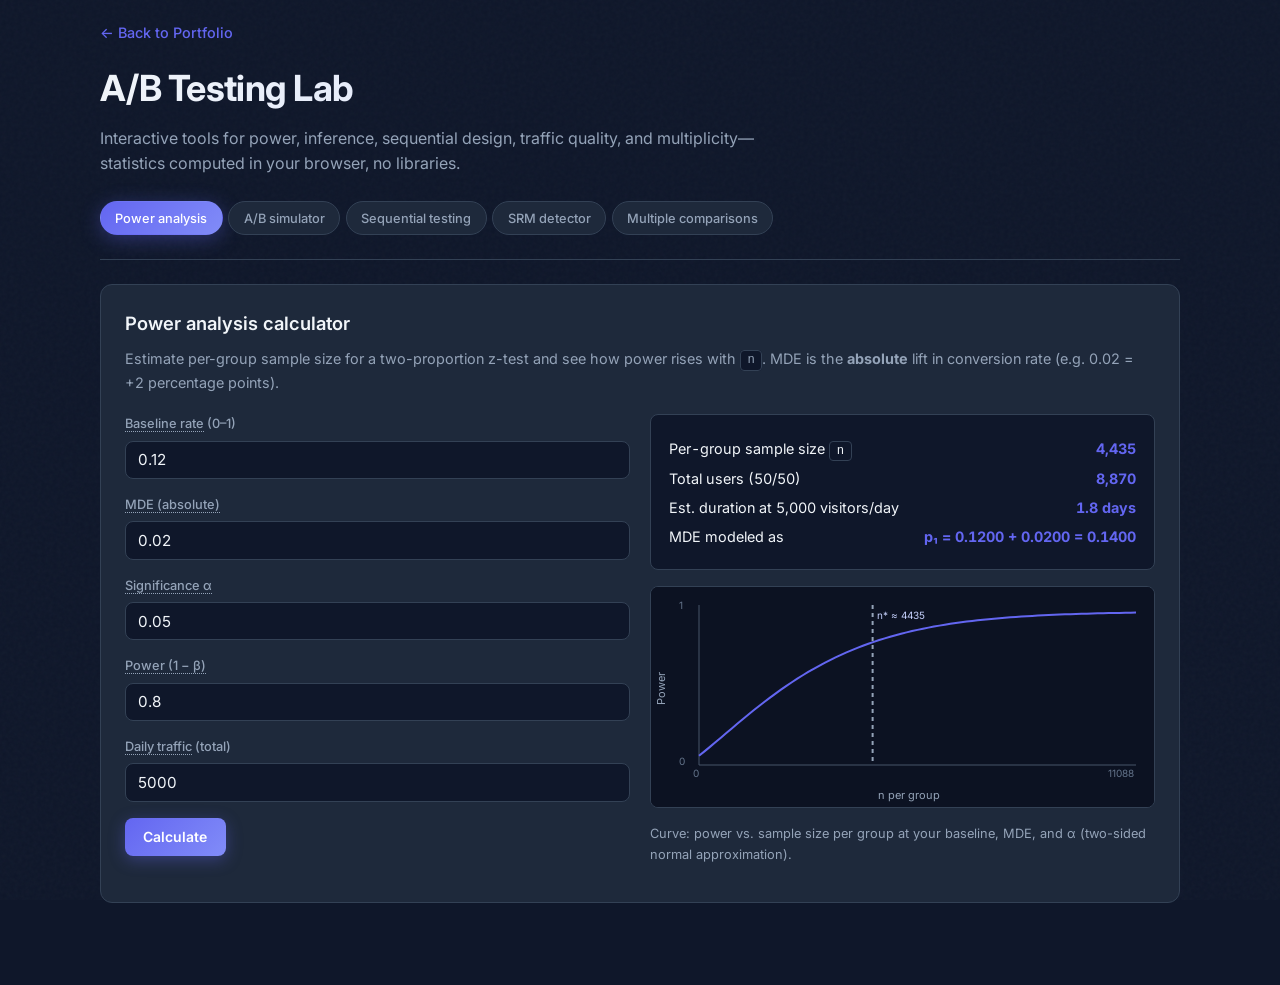
<file: projects/ab-testing-simulator/index.html>
<!DOCTYPE html>
<html lang="en">
<head>
  <meta charset="UTF-8" />
  <meta name="viewport" content="width=device-width, initial-scale=1.0" />
  <title>A/B Testing Lab — Interactive Simulator</title>
  <link rel="preconnect" href="https://fonts.googleapis.com" />
  <link rel="preconnect" href="https://fonts.gstatic.com" crossorigin />
  <link href="https://fonts.googleapis.com/css2?family=Inter:wght@400;500;600;700&display=swap" rel="stylesheet" />
  <style>
    :root {
      --bg: #0f172a;
      --bg-card: #1e293b;
      --bg-elevated: #334155;
      --accent: #6366f1;
      --accent-dim: #4f46e5;
      --accent-glow: rgba(99, 102, 241, 0.35);
      --text: #f1f5f9;
      --text-muted: #94a3b8;
      --border: #334155;
      --success: #34d399;
      --success-bg: rgba(52, 211, 153, 0.12);
      --danger: #f87171;
      --danger-bg: rgba(248, 113, 113, 0.12);
      --warn: #fbbf24;
      --radius: 12px;
      --radius-sm: 8px;
    }

    * { box-sizing: border-box; }
    html { scroll-behavior: smooth; }
    body {
      margin: 0;
      font-family: 'Inter', system-ui, sans-serif;
      background: var(--bg);
      color: var(--text);
      line-height: 1.6;
      min-height: 100vh;
    }

    .noise {
      pointer-events: none;
      position: fixed;
      inset: 0;
      opacity: 0.03;
      background-image: url("data:image/svg+xml,%3Csvg viewBox='0 0 256 256' xmlns='http://www.w3.org/2000/svg'%3E%3Cfilter id='n'%3E%3CfeTurbulence type='fractalNoise' baseFrequency='0.9' numOctaves='4' stitchTiles='stitch'/%3E%3C/filter%3E%3Crect width='100%25' height='100%25' filter='url(%23n)'/%3E%3C/svg%3E");
      z-index: 0;
    }

    .wrap {
      position: relative;
      z-index: 1;
      max-width: 1120px;
      margin: 0 auto;
      padding: 0 1.25rem 4rem;
    }

    header.top {
      padding: 1.25rem 0 1.5rem;
      border-bottom: 1px solid var(--border);
      margin-bottom: 1.5rem;
    }

    .back {
      display: inline-flex;
      align-items: center;
      gap: 0.35rem;
      color: var(--accent);
      text-decoration: none;
      font-weight: 500;
      font-size: 0.9rem;
      margin-bottom: 1rem;
      transition: opacity 0.15s;
    }
    .back:hover { opacity: 0.85; }

    h1 {
      font-size: clamp(1.75rem, 4vw, 2.25rem);
      font-weight: 700;
      letter-spacing: -0.02em;
      margin: 0 0 0.5rem;
      background: linear-gradient(135deg, var(--text) 0%, #c7d2fe 100%);
      -webkit-background-clip: text;
      -webkit-text-fill-color: transparent;
      background-clip: text;
    }

    .subtitle {
      color: var(--text-muted);
      font-size: 1rem;
      max-width: 42rem;
      margin: 0;
    }

    nav.tabs {
      display: flex;
      flex-wrap: wrap;
      gap: 0.35rem;
      margin-top: 1.5rem;
    }

    nav.tabs button {
      font-family: inherit;
      font-size: 0.8rem;
      font-weight: 500;
      padding: 0.55rem 0.9rem;
      border-radius: 999px;
      border: 1px solid var(--border);
      background: var(--bg-card);
      color: var(--text-muted);
      cursor: pointer;
      transition: background 0.15s, color 0.15s, border-color 0.15s, box-shadow 0.15s;
    }

    nav.tabs button:hover {
      color: var(--text);
      border-color: var(--accent-dim);
    }

    nav.tabs button.active {
      background: linear-gradient(135deg, var(--accent) 0%, #818cf8 100%);
      color: #fff;
      border-color: transparent;
      box-shadow: 0 4px 20px var(--accent-glow);
    }

    section.panel {
      display: none;
      animation: fadeIn 0.35s ease;
    }
    section.panel.active { display: block; }

    @keyframes fadeIn {
      from { opacity: 0; transform: translateY(6px); }
      to { opacity: 1; transform: translateY(0); }
    }

    .card {
      background: var(--bg-card);
      border: 1px solid var(--border);
      border-radius: var(--radius);
      padding: 1.5rem;
      margin-bottom: 1.25rem;
    }

    .card h2 {
      font-size: 1.15rem;
      font-weight: 600;
      margin: 0 0 0.5rem;
      color: var(--text);
    }

    .card .lead {
      color: var(--text-muted);
      font-size: 0.9rem;
      margin: 0 0 1.25rem;
    }

    .grid-2 {
      display: grid;
      grid-template-columns: repeat(auto-fit, minmax(260px, 1fr));
      gap: 1.25rem;
    }

    label {
      display: block;
      font-size: 0.8rem;
      font-weight: 500;
      color: var(--text-muted);
      margin-bottom: 0.35rem;
    }

    label .tip {
      cursor: help;
      border-bottom: 1px dotted var(--text-muted);
    }

    input[type="number"],
    input[type="text"],
    select {
      width: 100%;
      padding: 0.55rem 0.75rem;
      border-radius: var(--radius-sm);
      border: 1px solid var(--border);
      background: var(--bg);
      color: var(--text);
      font-family: inherit;
      font-size: 0.95rem;
    }

    input:focus, select:focus {
      outline: none;
      border-color: var(--accent);
      box-shadow: 0 0 0 3px var(--accent-glow);
    }

    .field { margin-bottom: 1rem; }

    .btn-row {
      display: flex;
      flex-wrap: wrap;
      gap: 0.65rem;
      margin-top: 1rem;
    }

    button.primary, button.secondary {
      font-family: inherit;
      font-weight: 600;
      font-size: 0.875rem;
      padding: 0.65rem 1.15rem;
      border-radius: var(--radius-sm);
      border: none;
      cursor: pointer;
      transition: transform 0.1s, box-shadow 0.15s;
    }

    button.primary {
      background: linear-gradient(135deg, var(--accent) 0%, #818cf8 100%);
      color: #fff;
      box-shadow: 0 4px 16px var(--accent-glow);
    }

    button.primary:hover { transform: translateY(-1px); }
    button.primary:active { transform: translateY(0); }

    button.secondary {
      background: var(--bg-elevated);
      color: var(--text);
      border: 1px solid var(--border);
    }

    button.secondary:hover { border-color: var(--accent); }

    .out {
      background: var(--bg);
      border: 1px solid var(--border);
      border-radius: var(--radius-sm);
      padding: 1rem 1.15rem;
      font-variant-numeric: tabular-nums;
    }

    .out strong { color: var(--accent); }
    .out-row { display: flex; justify-content: space-between; gap: 1rem; flex-wrap: wrap; margin: 0.35rem 0; font-size: 0.9rem; }

    .badge {
      display: inline-flex;
      align-items: center;
      gap: 0.35rem;
      padding: 0.4rem 0.75rem;
      border-radius: 999px;
      font-size: 0.8rem;
      font-weight: 600;
      margin-top: 0.75rem;
    }

    .badge.ok { background: var(--success-bg); color: var(--success); }
    .badge.no { background: var(--danger-bg); color: var(--danger); }

    .chart-wrap {
      margin-top: 1rem;
      border-radius: var(--radius-sm);
      overflow: hidden;
      border: 1px solid var(--border);
      background: #0c1222;
    }

    canvas.chart {
      display: block;
      width: 100%;
      height: auto;
    }

    .legend {
      display: flex;
      flex-wrap: wrap;
      gap: 1rem;
      font-size: 0.8rem;
      color: var(--text-muted);
      margin-top: 0.75rem;
    }

    .legend span { display: inline-flex; align-items: center; gap: 0.35rem; }
    .swatch { width: 12px; height: 12px; border-radius: 3px; }

    .footnote {
      font-size: 0.8rem;
      color: var(--text-muted);
      margin-top: 1rem;
    }

    code.inline {
      background: var(--bg);
      padding: 0.15rem 0.4rem;
      border-radius: 4px;
      font-size: 0.85em;
      border: 1px solid var(--border);
    }

    .seq-controls {
      display: flex;
      flex-wrap: wrap;
      align-items: center;
      gap: 0.75rem;
      margin-bottom: 1rem;
    }

    .seq-controls label { margin: 0; display: flex; align-items: center; gap: 0.5rem; }
    .seq-controls input[type="range"] { width: 160px; accent-color: var(--accent); }

    table.mc {
      width: 100%;
      border-collapse: collapse;
      font-size: 0.85rem;
      margin-top: 0.75rem;
    }

    table.mc th, table.mc td {
      border: 1px solid var(--border);
      padding: 0.5rem 0.65rem;
      text-align: left;
    }

    table.mc th { background: var(--bg); color: var(--text-muted); font-weight: 500; }

    .kpi {
      display: grid;
      grid-template-columns: repeat(auto-fit, minmax(140px, 1fr));
      gap: 0.75rem;
      margin-top: 1rem;
    }

    .kpi .box {
      background: var(--bg);
      border: 1px solid var(--border);
      border-radius: var(--radius-sm);
      padding: 0.75rem;
      text-align: center;
    }

    .kpi .box .val { font-size: 1.35rem; font-weight: 700; color: var(--accent); }
    .kpi .box .lbl { font-size: 0.75rem; color: var(--text-muted); text-transform: uppercase; letter-spacing: 0.04em; }
  </style>
</head>
<body>
  <div class="noise" aria-hidden="true"></div>
  <div class="wrap">
    <header class="top">
      <a class="back" href="../../index.html">← Back to Portfolio</a>
      <h1>A/B Testing Lab</h1>
      <p class="subtitle">Interactive tools for power, inference, sequential design, traffic quality, and multiplicity—statistics computed in your browser, no libraries.</p>
      <nav class="tabs" role="tablist" aria-label="Sections">
        <button type="button" class="active" data-tab="power" role="tab" aria-selected="true">Power analysis</button>
        <button type="button" data-tab="sim" role="tab" aria-selected="false">A/B simulator</button>
        <button type="button" data-tab="seq" role="tab" aria-selected="false">Sequential testing</button>
        <button type="button" data-tab="srm" role="tab" aria-selected="false">SRM detector</button>
        <button type="button" data-tab="multi" role="tab" aria-selected="false">Multiple comparisons</button>
      </nav>
    </header>

    <!-- 1. Power -->
    <section id="panel-power" class="panel active" role="tabpanel">
      <div class="card">
        <h2>Power analysis calculator</h2>
        <p class="lead">Estimate per-group sample size for a two-proportion <span class="tip" title="Assumes equal allocation, two-sided pooled z-test, normal approximation.">z-test</span> and see how power rises with <code class="inline">n</code>. MDE is the <strong>absolute</strong> lift in conversion rate (e.g. 0.02 = +2 percentage points).</p>
        <div class="grid-2">
          <div>
            <div class="field">
              <label><span class="tip" title="True or historical conversion rate for control.">Baseline rate</span> (0–1)</label>
              <input type="number" id="pow-p0" value="0.12" min="0.001" max="0.999" step="0.001" />
            </div>
            <div class="field">
              <label><span class="tip" title="Minimum absolute difference between treatment and control you want to detect.">MDE (absolute)</span></label>
              <input type="number" id="pow-mde" value="0.02" min="0.0001" max="0.5" step="0.001" />
            </div>
            <div class="field">
              <label><span class="tip" title="Type I error rate; probability of declaring a winner under no true effect.">Significance α</span></label>
              <input type="number" id="pow-alpha" value="0.05" min="0.001" max="0.2" step="0.001" />
            </div>
            <div class="field">
              <label><span class="tip" title="Probability of detecting a true effect of size MDE.">Power (1 − β)</span></label>
              <input type="number" id="pow-power" value="0.8" min="0.5" max="0.99" step="0.01" />
            </div>
            <div class="field">
              <label><span class="tip" title="Total unique visitors per day (both arms). Duration = 2 × n / daily.">Daily traffic</span> (total)</label>
              <input type="number" id="pow-daily" value="5000" min="10" step="100" />
            </div>
            <button type="button" class="primary" id="pow-calc">Calculate</button>
          </div>
          <div>
            <div class="out" id="pow-out">
              <p style="margin:0;color:var(--text-muted);font-size:0.9rem;">Adjust inputs and click Calculate.</p>
            </div>
            <div class="chart-wrap">
              <canvas id="pow-canvas" class="chart" width="640" height="280" aria-label="Power curve"></canvas>
            </div>
            <p class="footnote">Curve: power vs. sample size per group at your baseline, MDE, and α (two-sided normal approximation).</p>
          </div>
        </div>
      </div>
    </section>

    <!-- 2. Simulator -->
    <section id="panel-sim" class="panel" role="tabpanel" hidden>
      <div class="card">
        <h2>A/B test simulator</h2>
        <p class="lead">Draw binomial outcomes for control and treatment, then run a pooled two-sided z-test. Under the null, p-values should be uniform; under a real effect, power shows up as more small p-values.</p>
        <div class="grid-2">
          <div>
            <div class="field">
              <label><span class="tip" title="Underlying probability for control arm.">True control rate</span></label>
              <input type="number" id="sim-p0" value="0.12" min="0.001" max="0.999" step="0.001" />
            </div>
            <div class="field">
              <label><span class="tip" title="Underlying probability for treatment arm.">True treatment rate</span></label>
              <input type="number" id="sim-p1" value="0.14" min="0.001" max="0.999" step="0.001" />
            </div>
            <div class="field">
              <label><span class="tip" title="Users per arm.">Sample size per group</span></label>
              <input type="number" id="sim-n" value="5000" min="10" step="100" />
            </div>
            <div class="btn-row">
              <button type="button" class="primary" id="sim-run">Run simulation</button>
              <button type="button" class="secondary" id="sim-1000">Run 1000 simulations</button>
            </div>
            <p class="footnote">Z-test uses pooled SE under <code class="inline">H₀: p_A = p_B</code>. CI is Wald for the difference using unpooled SE.</p>
          </div>
          <div>
            <div class="out" id="sim-out">
              <p style="margin:0;color:var(--text-muted);font-size:0.9rem;">Run a single simulation to see rates, z, p-value, and CI.</p>
            </div>
            <div class="chart-wrap" style="margin-top:1rem;">
              <canvas id="sim-hist" class="chart" width="640" height="260" aria-label="P-value histogram"></canvas>
            </div>
            <div class="out" id="sim-batch" style="margin-top:1rem;display:none;"></div>
          </div>
        </div>
      </div>
    </section>

    <!-- 3. Sequential -->
    <section id="panel-seq" class="panel" role="tabpanel" hidden>
      <div class="card">
        <h2>Sequential testing &amp; peeking</h2>
        <p class="lead">Cumulative z-statistics are compared to <strong>O'Brien–Fleming</strong>-style boundaries (5 looks) vs. a <strong>fixed horizon</strong> check only at the end. Re-using the naive α threshold at every peek <strong>inflates the false positive rate</strong>—that is what “peeking” illustrates.</p>
        <div class="seq-controls">
          <label><input type="checkbox" id="seq-animate" checked /> Animate</label>
          <label>Speed <input type="range" id="seq-speed" min="1" max="8" value="4" /></label>
          <button type="button" class="primary" id="seq-play">Play demo</button>
          <button type="button" class="secondary" id="seq-reset">Reset</button>
        </div>
        <div class="field" style="max-width:320px;">
          <label><span class="tip" title="Used only to shape the path of cumulative z; boundaries are fixed for α=0.05.">Drift (treatment − control)</span> for visualization</label>
          <input type="number" id="seq-drift" value="0" min="-0.1" max="0.1" step="0.005" />
        </div>
        <div class="chart-wrap">
          <canvas id="seq-canvas" class="chart" width="720" height="360" aria-label="Sequential boundaries chart"></canvas>
        </div>
        <div class="legend">
          <span><i class="swatch" style="background:#6366f1;"></i> Cumulative |Z|</span>
          <span><i class="swatch" style="background:#34d399;"></i> O'Brien–Fleming boundary</span>
          <span><i class="swatch" style="background:#94a3b8;"></i> Fixed horizon (1.96 at end)</span>
          <span><i class="swatch" style="background:#f87171;border:1px dashed #f87171;background:transparent;"></i> Naive peeking threshold (1.96 each look)</span>
        </div>
        <p class="footnote">Boundaries approximate standard two-sided OBF for K=5 interim analyses at α=0.05 (Jennison &amp; Turnbull–style nominal levels). The path is one synthetic cumulative z built from partial sums of normal noise plus drift.</p>
      </div>
    </section>

    <!-- 4. SRM -->
    <section id="panel-srm" class="panel" role="tabpanel" hidden>
      <div class="card">
        <h2>Sample ratio mismatch (SRM)</h2>
        <p class="lead">Compare observed assignment counts to the expected split using a chi-squared goodness-of-fit test. Large discrepancies suggest assignment bugs, targeting issues, or funnel drop-off that is not random.</p>
        <div class="grid-2">
          <div>
            <div class="field">
              <label><span class="tip" title="Expected fraction of traffic in control (treatment gets 1 − this).">Expected control fraction</span></label>
              <input type="number" id="srm-exp" value="0.5" min="0.01" max="0.99" step="0.01" />
            </div>
            <div class="field">
              <label>Observed control count</label>
              <input type="number" id="srm-a" value="5120" min="0" step="1" />
            </div>
            <div class="field">
              <label>Observed treatment count</label>
              <input type="number" id="srm-b" value="4880" min="0" step="1" />
            </div>
            <button type="button" class="primary" id="srm-calc">Run χ² test</button>
          </div>
          <div>
            <div class="out" id="srm-out"></div>
            <div class="chart-wrap" style="margin-top:1rem;">
              <canvas id="srm-canvas" class="chart" width="480" height="200" aria-label="Expected vs observed"></canvas>
            </div>
          </div>
        </div>
      </div>
    </section>

    <!-- 5. Multiple -->
    <section id="panel-multi" class="panel" role="tabpanel" hidden>
      <div class="card">
        <h2>Multiple comparisons</h2>
        <p class="lead">Simulate <strong>20 independent metrics</strong>, all truly null (noise only). At α=0.05 you still expect about one “significant” metric by chance. <strong>Bonferroni</strong> controls family-wise error; <strong>Benjamini–Hochberg</strong> controls false discovery rate (less conservative).</p>
        <div class="btn-row">
          <button type="button" class="primary" id="multi-run">Simulate 20 metrics</button>
          <button type="button" class="secondary" id="multi-rerun">New draw</button>
        </div>
        <div class="kpi" id="multi-kpi"></div>
        <div class="chart-wrap" style="margin-top:1rem;">
          <canvas id="multi-canvas" class="chart" width="720" height="280" aria-label="P-values and thresholds"></canvas>
        </div>
        <table class="mc" id="multi-table">
          <thead><tr><th>Metric</th><th>p-value</th><th>Raw α=0.05</th><th>Bonferroni</th><th>BH (FDR 5%)</th></tr></thead>
          <tbody></tbody>
        </table>
        <p class="footnote">Each metric is a two-sided z-test from equal n=10,000 per arm with identical true rates (0.10)—only sampling noise differs.</p>
      </div>
    </section>
  </div>

  <script>
(function () {
  'use strict';

  // ---- Core stats (no libraries) ----
  function erf(x) {
    const sign = x < 0 ? -1 : 1;
    x = Math.abs(x);
    const a1 = 0.254829592, a2 = -0.284496736, a3 = 1.421413741, a4 = -1.453152027, a5 = 1.061405429;
    const p = 0.3275911;
    const t = 1 / (1 + p * x);
    const y = 1 - (((((a5 * t + a4) * t + a3) * t + a2) * t + a1) * t) * Math.exp(-x * x);
    return sign * y;
  }

  function normCDF(x) {
    return 0.5 * (1 + erf(x / Math.SQRT2));
  }

  function normInv(p) {
    if (p <= 0 || p >= 1) return NaN;
    const a = [-3.9696830289e1, 2.2094609845e2, -2.7592851049e2, 1.3835775186e2, -3.0664798060e1, 2.5066282774e0];
    const b = [-5.4476096983e1, 1.6158583684e2, -1.5569897984e2, 6.6801311887e1, -1.3280681552e1];
    const c = [-7.7848940020e-3, -3.2239645804e-1, -2.4007582771e0, -2.5497325393e0, 4.3746641415e0, 2.9381639828e0];
    const d = [7.7846957099e-3, 3.2246712907e-1, 2.4451341820e0, 3.7544086619e0];
    const plow = 0.02425;
    const phigh = 1 - plow;
    let q, r;
    if (p < plow) {
      q = Math.sqrt(-2 * Math.log(p));
      return (((((c[0] * q + c[1]) * q + c[2]) * q + c[3]) * q + c[4]) * q + c[5]) /
        ((((d[0] * q + d[1]) * q + d[2]) * q + d[3]) * q + 1);
    }
    if (p <= phigh) {
      q = p - 0.5;
      r = q * q;
      return (((((a[0] * r + a[1]) * r + a[2]) * r + a[3]) * r + a[4]) * r + a[5]) * q /
        (((((b[0] * r + b[1]) * r + b[2]) * r + b[3]) * r + b[4]) * r + 1);
    }
    q = Math.sqrt(-2 * Math.log(1 - p));
    return -(((((c[0] * q + c[1]) * q + c[2]) * q + c[3]) * q + c[4]) * q + c[5]) /
      ((((d[0] * q + d[1]) * q + d[2]) * q + d[3]) * q + 1);
  }

  function twoPropZTest(x1, n1, x2, n2) {
    const p1 = x1 / n1;
    const p2 = x2 / n2;
    const pPool = (x1 + x2) / (n1 + n2);
    const se = Math.sqrt(pPool * (1 - pPool) * (1 / n1 + 1 / n2));
    if (se === 0) return { z: 0, p: 1, p1, p2, pPool };
    const z = (p2 - p1) / se;
    const p = 2 * (1 - normCDF(Math.abs(z)));
    return { z, p, p1, p2, pPool, se };
  }

  function waldCIDiff(x1, n1, x2, n2, level) {
    const p1 = x1 / n1;
    const p2 = x2 / n2;
    const se = Math.sqrt(p1 * (1 - p1) / n1 + p2 * (1 - p2) / n2);
    const zc = normInv(1 - (1 - level) / 2);
    const d = p2 - p1;
    return { low: d - zc * se, high: d + zc * se, d, se };
  }

  function binomialSample(n, p, rng) {
    let s = 0;
    for (let i = 0; i < n; i++) if (rng() < p) s++;
    return s;
  }

  function rngFactory() {
    let s = Date.now() % 2147483647;
    if (s <= 0) s = 123456789;
    return function () {
      s = (s * 48271) % 2147483647;
      return (s - 1) / 2147483646;
    };
  }

  function randn(rng) {
    let u = 0;
    let v = 0;
    while (u === 0) u = rng();
    while (v === 0) v = rng();
    return Math.sqrt(-2.0 * Math.log(u)) * Math.cos(2.0 * Math.PI * v);
  }

  // Power for two-sided two-sample proportion test (equal n), normal approx
  function powerTwoProp(p0, p1, nPerGroup, alpha) {
    const za = normInv(1 - alpha / 2);
    const se = Math.sqrt(p0 * (1 - p0) / nPerGroup + p1 * (1 - p1) / nPerGroup);
    if (se === 0) return 0;
    const delta = p1 - p0;
    const z = delta / se;
    return 1 - normCDF(za - z) + normCDF(-za - z);
  }

  function sampleSizeTwoProp(p0, p1, alpha, targetPower) {
    const za = normInv(1 - alpha / 2);
    const zb = normInv(targetPower);
    const delta = Math.abs(p1 - p0);
    if (delta < 1e-12) return Infinity;
    const v = p0 * (1 - p0) + p1 * (1 - p1);
    const n = Math.ceil(((za + zb) ** 2 * v) / (delta * delta));
    return Math.max(1, n);
  }

  // Chi-square CDF for df=1 (SRM): via normal approx to sqrt(2X)-sqrt(2df-1) ... use Wilson-Hilferty or direct series
  function chiSquareCDF1(x) {
    if (x <= 0) return 0;
    return 2 * normCDF(Math.sqrt(x)) - 1;
  }

  // ---- Canvas helpers ----
  function setupHiDPICanvas(canvas) {
    const dpr = Math.min(window.devicePixelRatio || 1, 2);
    const rect = canvas.getBoundingClientRect();
    const w = rect.width || canvas.width;
    const h = rect.height || canvas.height;
    canvas.width = w * dpr;
    canvas.height = h * dpr;
    const ctx = canvas.getContext('2d');
    ctx.setTransform(dpr, 0, 0, dpr, 0, 0);
    return { ctx, w, h };
  }

  function drawAxes(ctx, w, h, pad, xLabel, yLabel) {
    ctx.strokeStyle = '#475569';
    ctx.lineWidth = 1;
    ctx.beginPath();
    ctx.moveTo(pad.l, pad.t);
    ctx.lineTo(pad.l, h - pad.b);
    ctx.lineTo(w - pad.r, h - pad.b);
    ctx.stroke();
    ctx.fillStyle = '#94a3b8';
    ctx.font = '11px Inter, sans-serif';
    if (xLabel) ctx.fillText(xLabel, (pad.l + w - pad.r) / 2 - 40, h - 8);
    if (yLabel) {
      ctx.save();
      ctx.translate(14, (pad.t + h - pad.b) / 2);
      ctx.rotate(-Math.PI / 2);
      ctx.fillText(yLabel, -20, 0);
      ctx.restore();
    }
  }

  // ---- Tabs ----
  const tabBtns = document.querySelectorAll('nav.tabs button');
  const panels = {
    power: document.getElementById('panel-power'),
    sim: document.getElementById('panel-sim'),
    seq: document.getElementById('panel-seq'),
    srm: document.getElementById('panel-srm'),
    multi: document.getElementById('panel-multi'),
  };

  tabBtns.forEach((btn) => {
    btn.addEventListener('click', () => {
      const id = btn.getAttribute('data-tab');
      tabBtns.forEach((b) => {
        b.classList.toggle('active', b === btn);
        b.setAttribute('aria-selected', b === btn ? 'true' : 'false');
      });
      Object.keys(panels).forEach((k) => {
        const p = panels[k];
        const on = k === id;
        p.classList.toggle('active', on);
        p.hidden = !on;
      });
      if (id === 'power') drawPowerCurve();
      if (id === 'seq') drawSeqFrame(seqState);
    });
  });

  // ---- 1. Power ----
  function drawPowerCurve() {
    const canvas = document.getElementById('pow-canvas');
    const pad = { l: 48, r: 18, t: 18, b: 42 };
    const { ctx, w, h } = setupHiDPICanvas(canvas);
    const p0 = +document.getElementById('pow-p0').value;
    const mde = +document.getElementById('pow-mde').value;
    const alpha = +document.getElementById('pow-alpha').value;
    const p1 = Math.min(0.999, Math.max(0.001, p0 + mde));

    ctx.fillStyle = '#0c1222';
    ctx.fillRect(0, 0, w, h);

    const nMin = 50;
    const nMax = Math.max(500, sampleSizeTwoProp(p0, p1, alpha, 0.8) * 2.5);
    const steps = 80;
    const powers = [];
    let maxP = 0;
    for (let i = 0; i <= steps; i++) {
      const n = nMin + (i / steps) * (nMax - nMin);
      const pw = powerTwoProp(p0, p1, Math.round(n), alpha);
      powers.push({ n: Math.round(n), pw });
      maxP = Math.max(maxP, pw);
    }

    const x0 = pad.l;
    const x1 = w - pad.r;
    const y0 = h - pad.b;
    const y1 = pad.t;
    const mapX = (n) => x0 + ((n - nMin) / (nMax - nMin)) * (x1 - x0);
    const mapY = (pw) => y0 - (pw / Math.max(1, maxP * 1.05)) * (y0 - y1);

    drawAxes(ctx, w, h, pad, 'n per group', 'Power');

    ctx.strokeStyle = '#6366f1';
    ctx.lineWidth = 2;
    ctx.beginPath();
    powers.forEach((pt, i) => {
      const x = mapX(pt.n);
      const y = mapY(pt.pw);
      if (i === 0) ctx.moveTo(x, y);
      else ctx.lineTo(x, y);
    });
    ctx.stroke();

    const targetPow = +document.getElementById('pow-power').value;
    const nReq = sampleSizeTwoProp(p0, p1, alpha, targetPow);
    if (Number.isFinite(nReq) && nReq <= nMax) {
      const xr = mapX(nReq);
      ctx.setLineDash([4, 4]);
      ctx.strokeStyle = '#94a3b8';
      ctx.beginPath();
      ctx.moveTo(xr, y1);
      ctx.lineTo(xr, y0);
      ctx.stroke();
      ctx.setLineDash([]);
      ctx.fillStyle = '#c7d2fe';
      ctx.font = '10px Inter, sans-serif';
      ctx.fillText('n* ≈ ' + nReq, Math.min(xr + 4, x1 - 50), y1 + 14);
    }

    ctx.fillStyle = '#64748b';
    ctx.font = '10px Inter, sans-serif';
    ctx.fillText('0', x0 - 6, y0 + 12);
    ctx.fillText(String(Math.round(nMax)), x1 - 28, y0 + 12);
    ctx.fillText('0', x0 - 20, y0);
    ctx.fillText('1', x0 - 20, y1 + 4);
  }

  function runPowerCalc() {
    const p0 = +document.getElementById('pow-p0').value;
    const mde = +document.getElementById('pow-mde').value;
    const alpha = +document.getElementById('pow-alpha').value;
    const targetPow = +document.getElementById('pow-power').value;
    const daily = +document.getElementById('pow-daily').value;
    const p1 = p0 + mde;

    const out = document.getElementById('pow-out');
    if (p1 <= 0 || p1 >= 1 || p0 <= 0 || p0 >= 1) {
      out.innerHTML = '<p style="color:var(--danger);margin:0;">Invalid rates: keep baseline and baseline+MDE strictly between 0 and 1.</p>';
      drawPowerCurve();
      return;
    }

    const n = sampleSizeTwoProp(p0, p1, alpha, targetPow);
    const totalUsers = 2 * n;
    const days = totalUsers / Math.max(1, daily);

    out.innerHTML =
      '<div class="out-row"><span>Per-group sample size <code class="inline">n</code></span><strong>' + n.toLocaleString() + '</strong></div>' +
      '<div class="out-row"><span>Total users (50/50)</span><strong>' + totalUsers.toLocaleString() + '</strong></div>' +
      '<div class="out-row"><span>Est. duration at ' + daily.toLocaleString() + ' visitors/day</span><strong>' +
      (days < 1 ? (days * 24).toFixed(1) + ' hours' : days.toFixed(1) + ' days') + '</strong></div>' +
      '<div class="out-row"><span>MDE modeled as</span><strong>p₁ = ' + p0.toFixed(4) + ' + ' + mde.toFixed(4) + ' = ' + p1.toFixed(4) + '</strong></div>';

    drawPowerCurve();
  }

  document.getElementById('pow-calc').addEventListener('click', runPowerCalc);
  ['pow-p0', 'pow-mde', 'pow-alpha', 'pow-power', 'pow-daily'].forEach((id) => {
    document.getElementById(id).addEventListener('change', () => {
      if (document.getElementById('panel-power').classList.contains('active')) drawPowerCurve();
    });
  });
  window.addEventListener('resize', () => {
    if (document.getElementById('panel-power').classList.contains('active')) drawPowerCurve();
  });

  // ---- 2. Simulator ----
  function runSingleSim() {
    const p0 = +document.getElementById('sim-p0').value;
    const p1 = +document.getElementById('sim-p1').value;
    const n = Math.round(+document.getElementById('sim-n').value);
    const rng = rngFactory();
    const x0 = binomialSample(n, p0, rng);
    const x1 = binomialSample(n, p1, rng);
    const test = twoPropZTest(x0, n, x1, n);
    const ci = waldCIDiff(x0, n, x1, n, 0.95);
    const alpha = 0.05;
    const sig = test.p < alpha;
    const el = document.getElementById('sim-out');
    el.innerHTML =
      '<div class="out-row"><span>Observed control</span><strong>' + (100 * test.p1).toFixed(2) + '%</strong> <span style="color:var(--text-muted)">(' + x0 + '/' + n + ')</span></div>' +
      '<div class="out-row"><span>Observed treatment</span><strong>' + (100 * test.p2).toFixed(2) + '%</strong> <span style="color:var(--text-muted)">(' + x1 + '/' + n + ')</span></div>' +
      '<div class="out-row"><span>Z statistic</span><strong>' + test.z.toFixed(4) + '</strong></div>' +
      '<div class="out-row"><span>Two-sided p-value</span><strong>' + (test.p < 1e-6 ? '<1e-6' : test.p.toFixed(6)) + '</strong></div>' +
      '<div class="out-row"><span>95% CI for p_B − p_A</span><strong>[' + (100 * ci.low).toFixed(3) + 'pp, ' + (100 * ci.high).toFixed(3) + 'pp]</strong></div>' +
      '<div class="' + (sig ? 'badge ok' : 'badge no') + '">' + (sig ? 'Significant at α=0.05' : 'Not significant at α=0.05') + '</div>';
  }

  function drawPValueHist(pvals, subtitle) {
    const canvas = document.getElementById('sim-hist');
    const pad = { l: 42, r: 12, t: 14, b: 36 };
    const { ctx, w, h } = setupHiDPICanvas(canvas);
    ctx.fillStyle = '#0c1222';
    ctx.fillRect(0, 0, w, h);

    const bins = 20;
    const hist = new Array(bins).fill(0);
    pvals.forEach((p) => {
      const i = Math.min(bins - 1, Math.floor(p * bins));
      hist[i]++;
    });
    const maxC = Math.max(1, ...hist);
    const x0 = pad.l;
    const x1 = w - pad.r;
    const y0 = h - pad.b;
    const y1 = pad.t;
    const bw = (x1 - x0) / bins;

    drawAxes(ctx, w, h, pad, 'p-value bin', 'Count');

    for (let i = 0; i < bins; i++) {
      const bh = ((y0 - y1) * hist[i]) / maxC;
      ctx.fillStyle = i < bins * 0.05 ? 'rgba(248,113,113,0.55)' : 'rgba(99,102,241,0.65)';
      ctx.fillRect(x0 + i * bw + 1, y0 - bh, bw - 2, bh);
    }

    ctx.strokeStyle = '#fbbf24';
    ctx.setLineDash([4, 3]);
    const xCut = x0 + 0.05 * (x1 - x0);
    ctx.beginPath();
    ctx.moveTo(xCut, y1);
    ctx.lineTo(xCut, y0);
    ctx.stroke();
    ctx.setLineDash([]);

    ctx.fillStyle = '#94a3b8';
    ctx.font = '11px Inter, sans-serif';
    if (subtitle) ctx.fillText(subtitle, x0, h - 10);
  }

  function run1000() {
    const p0 = +document.getElementById('sim-p0').value;
    const p1 = +document.getElementById('sim-p1').value;
    const n = Math.round(+document.getElementById('sim-n').value);
    const pvals = [];
    const rng = rngFactory();
    for (let r = 0; r < 1000; r++) {
      const x0 = binomialSample(n, p0, rng);
      const x1 = binomialSample(n, p1, rng);
      pvals.push(twoPropZTest(x0, n, x1, n).p);
    }
    const fp = pvals.filter((p) => p < 0.05).length;
    const batch = document.getElementById('sim-batch');
    batch.style.display = 'block';
    const isNull = Math.abs(p1 - p0) < 1e-9;
    batch.innerHTML =
      '<div class="out-row"><span>Share of runs with p &lt; 0.05</span><strong>' + (fp / 10).toFixed(1) + '%</strong> (' + fp + '/1000)</div>' +
      '<p class="footnote" style="margin:0.5rem 0 0;">' +
      (isNull
        ? 'Under <strong>H₀</strong> (equal true rates), this fraction estimates the <strong>Type I error rate</strong> and should hover near 5% across many batches.'
        : 'With a true effect, this fraction reflects <strong>power</strong> (plus Monte Carlo noise); it should exceed α when the effect is detectable at your n.') +
      '</p>';

    drawPValueHist(
      pvals,
      'Yellow line: α=0.05. Red-ish bins: p < 0.05 region.'
    );
  }

  document.getElementById('sim-run').addEventListener('click', runSingleSim);
  document.getElementById('sim-1000').addEventListener('click', run1000);

  // ---- 3. Sequential OBF ----
  // Two-sided OBF, K=5, alpha=0.05: nominal boundaries on standardized cumulative Z at each look (symmetric)
  const OBF_K = 5;
  const OBF_BOUND = [4.562, 3.225, 2.634, 2.281, 2.040];

  /** Cumulative two-sample z path: incremental normal noise + optional drift (visual only). */
  function buildSeqPath(drift, rng) {
    const totalSteps = 100;
    const fracAtStep = [];
    const zPath = [];
    let acc = 0;
    for (let t = 1; t <= totalSteps; t++) {
      const frac = t / totalSteps;
      acc += randn(rng) + drift * 2.2;
      const z = Math.abs(acc / Math.sqrt(t));
      zPath.push(z);
      fracAtStep.push(frac);
    }
    return { fracAtStep, zPath, totalSteps };
  }

  let seqState = { path: null, step: 0, timer: null, drift: 0 };

  function obfBoundaryAtFraction(frac) {
    const k = Math.max(1, Math.min(OBF_K, Math.ceil(frac * OBF_K)));
    return OBF_BOUND[k - 1];
  }

  function drawSeqFrame(state) {
    const canvas = document.getElementById('seq-canvas');
    const pad = { l: 52, r: 22, t: 18, b: 40 };
    const { ctx, w, h } = setupHiDPICanvas(canvas);
    ctx.fillStyle = '#0c1222';
    ctx.fillRect(0, 0, w, h);

    const x0 = pad.l;
    const x1 = w - pad.r;
    const y0 = h - pad.b;
    const y1 = pad.t;
    const zMax = 5;

    drawAxes(ctx, w, h, pad, 'Information fraction (trial progress)', '|Z|');

    function xf(f) {
      return x0 + f * (x1 - x0);
    }
    function yz(z) {
      return y0 - (Math.min(zMax, Math.abs(z)) / zMax) * (y0 - y1);
    }

    // OF boundary curve (stepwise by look)
    ctx.strokeStyle = 'rgba(52,211,153,0.9)';
    ctx.lineWidth = 2;
    ctx.beginPath();
    for (let i = 0; i <= 200; i++) {
      const f = i / 200;
      const b = obfBoundaryAtFraction(f);
      const x = xf(f);
      const y = yz(b);
      if (i === 0) ctx.moveTo(x, y);
      else ctx.lineTo(x, y);
    }
    ctx.stroke();

    // Naive 1.96 every peek (horizontal band)
    ctx.strokeStyle = 'rgba(248,113,113,0.6)';
    ctx.setLineDash([5, 4]);
    const y196 = yz(1.96);
    ctx.beginPath();
    ctx.moveTo(x0, y196);
    ctx.lineTo(x1, y196);
    ctx.stroke();
    ctx.setLineDash([]);

    // Fixed: only at end
    ctx.strokeStyle = '#94a3b8';
    ctx.beginPath();
    ctx.moveTo(x1, y196);
    ctx.lineTo(x1, yz(0));
    ctx.stroke();
    ctx.fillStyle = '#94a3b8';
    ctx.font = '10px Inter, sans-serif';
    ctx.fillText('End only: 1.96', x1 - 78, y196 - 6);

    // Path
    if (state.path) {
      const upto = Math.min(state.step, state.path.zPath.length);
      ctx.strokeStyle = '#6366f1';
      ctx.lineWidth = 2.5;
      ctx.beginPath();
      for (let i = 0; i < upto; i++) {
        const x = xf(state.path.fracAtStep[i]);
        const y = yz(Math.abs(state.path.zPath[i]));
        if (i === 0) ctx.moveTo(x, y);
        else ctx.lineTo(x, y);
      }
      ctx.stroke();
    }

    ctx.fillStyle = '#64748b';
    ctx.font = '10px Inter, sans-serif';
    ctx.fillText('0', x0 - 10, y0 + 12);
    ctx.fillText('1', x1 - 6, y0 + 12);
    ctx.fillText('0', x0 - 24, y0);
    ctx.fillText(String(zMax), x0 - 24, y1 + 4);

    ctx.fillStyle = '#34d399';
    ctx.fillText('OBF boundary', x0 + 8, y1 + 14);
    ctx.fillStyle = '#f87171';
    ctx.fillText('Naive peek @1.96', x0 + 110, y1 + 14);
  }

  function seqReset() {
    if (seqState.timer) clearInterval(seqState.timer);
    seqState.timer = null;
    seqState.step = 0;
    seqState.path = null;
    drawSeqFrame(seqState);
  }

  function seqPlay() {
    seqReset();
    const drift = +document.getElementById('seq-drift').value;
    const rng = rngFactory();
    seqState.path = buildSeqPath(drift, rng);
    seqState.step = 0;
    const animate = document.getElementById('seq-animate').checked;
    const speed = +document.getElementById('seq-speed').value;
    if (!animate) {
      seqState.step = seqState.path.zPath.length;
      drawSeqFrame(seqState);
      return;
    }
    seqState.timer = setInterval(() => {
      seqState.step++;
      drawSeqFrame(seqState);
      if (seqState.step >= seqState.path.zPath.length) {
        clearInterval(seqState.timer);
        seqState.timer = null;
      }
    }, Math.max(30, 220 - speed * 22));
  }

  document.getElementById('seq-play').addEventListener('click', seqPlay);
  document.getElementById('seq-reset').addEventListener('click', seqReset);

  // ---- 4. SRM ----
  function runSRM() {
    const exp = +document.getElementById('srm-exp').value;
    const oA = +document.getElementById('srm-a').value;
    const oB = +document.getElementById('srm-b').value;
    const out = document.getElementById('srm-out');
    const n = oA + oB;
    if (n <= 0 || exp <= 0 || exp >= 1) {
      out.innerHTML = '<p style="color:var(--danger);">Enter valid counts and expected control fraction in (0,1).</p>';
      return;
    }
    const eA = n * exp;
    const eB = n * (1 - exp);
    const chi2 = Math.pow(oA - eA, 2) / eA + Math.pow(oB - eB, 2) / eB;
    const p = 1 - chiSquareCDF1(chi2);
    const alpha = 0.001;
    const pass = p >= alpha;

    out.innerHTML =
      '<div class="out-row"><span>χ² statistic (df=1)</span><strong>' + chi2.toFixed(4) + '</strong></div>' +
      '<div class="out-row"><span>p-value</span><strong>' + (p < 1e-6 ? '<1e-6' : p.toFixed(6)) + '</strong></div>' +
      '<div class="out-row"><span>Rule of thumb threshold</span><strong>p &lt; 0.001 → investigate</strong></div>' +
      '<div class="' + (pass ? 'badge ok' : 'badge no') + '">' + (pass ? 'Pass: no strong evidence of SRM' : 'Fail: possible assignment imbalance') + '</div>' +
      '<p class="footnote">Expected: control ' + eA.toFixed(1) + ', treatment ' + eB.toFixed(1) + ' (given n=' + n + ').</p>';

    const canvas = document.getElementById('srm-canvas');
    const { ctx, w, h } = setupHiDPICanvas(canvas);
    ctx.fillStyle = '#0c1222';
    ctx.fillRect(0, 0, w, h);
    const base = h - 36;
    const top = 28;
    const maxV = Math.max(oA, oB, eA, eB) * 1.12;
    const hScale = (base - top) / maxV;
    const gap = 16;
    const groupW = (w - gap * 3) / 2;
    const inner = groupW / 2 - 6;
    const xC = gap;
    const xT = gap * 2 + groupW;

    function pair(x0, expV, obsV, expCol, obsCol) {
      ctx.fillStyle = expCol;
      ctx.fillRect(x0, base - expV * hScale, inner, expV * hScale);
      ctx.fillStyle = obsCol;
      ctx.fillRect(x0 + inner + 8, base - obsV * hScale, inner, obsV * hScale);
    }

    pair(xC, eA, oA, 'rgba(99,102,241,0.55)', 'rgba(129,140,248,0.95)');
    pair(xT, eB, oB, 'rgba(52,211,153,0.45)', 'rgba(52,211,153,0.95)');

    ctx.fillStyle = '#94a3b8';
    ctx.font = '11px Inter, sans-serif';
    ctx.fillText('Control — expected · observed', xC, 18);
    ctx.fillText('Treatment — expected · observed', xT, 18);
    ctx.font = '10px Inter, sans-serif';
    ctx.fillStyle = '#64748b';
    ctx.fillText('Exp', xC + inner * 0.35, base + 14);
    ctx.fillText('Obs', xC + inner + 8 + inner * 0.25, base + 14);
    ctx.fillText('Exp', xT + inner * 0.35, base + 14);
    ctx.fillText('Obs', xT + inner + 8 + inner * 0.25, base + 14);
  }

  document.getElementById('srm-calc').addEventListener('click', runSRM);

  // ---- 5. Multiple comparisons ----
  /** BH FDR: reject the k smallest p-values where k is largest with p_(k) ≤ (k/m)·q */
  function benjaminiHochberg(pvals, q) {
    const m = pvals.length;
    const order = pvals.map((p, i) => ({ p, i })).sort((a, b) => a.p - b.p);
    let k = 0;
    for (let j = m; j >= 1; j--) {
      if (order[j - 1].p <= (q * j) / m) {
        k = j;
        break;
      }
    }
    const reject = new Array(m).fill(false);
    for (let j = 0; j < k; j++) {
      reject[order[j].i] = true;
    }
    return reject;
  }

  function runMulti() {
    const n = 10000;
    const pTrue = 0.1;
    const rng = rngFactory();
    const pvals = [];
    for (let m = 0; m < 20; m++) {
      const x0 = binomialSample(n, pTrue, rng);
      const x1 = binomialSample(n, pTrue, rng);
      pvals.push(twoPropZTest(x0, n, x1, n).p);
    }

    const raw = pvals.filter((p) => p < 0.05).length;
    const bonfAlpha = 0.05 / 20;
    const bonf = pvals.filter((p) => p < bonfAlpha).length;
    const bhReject = benjaminiHochberg(pvals.slice(), 0.05);
    const bhCount = bhReject.filter(Boolean).length;

    const kpi = document.getElementById('multi-kpi');
    kpi.innerHTML =
      '<div class="box"><div class="val">' + raw + '</div><div class="lbl">Raw p&lt;0.05</div></div>' +
      '<div class="box"><div class="val">' + bonf + '</div><div class="lbl">Bonferroni</div></div>' +
      '<div class="box"><div class="val">' + bhCount + '</div><div class="lbl">BH FDR 5%</div></div>';

    const tbody = document.querySelector('#multi-table tbody');
    tbody.innerHTML = '';
    pvals.forEach((p, i) => {
      const r = p < 0.05;
      const b = p < bonfAlpha;
      const bhR = bhReject[i];
      const tr = document.createElement('tr');
      tr.innerHTML =
        '<td>M' + (i + 1) + '</td><td>' + p.toFixed(4) + '</td>' +
        '<td>' + (r ? '<span style="color:var(--danger)">Sig</span>' : '—') + '</td>' +
        '<td>' + (b ? '<span style="color:var(--success)">Sig</span>' : '—') + '</td>' +
        '<td>' + (bhR ? '<span style="color:var(--warn)">Sig</span>' : '—') + '</td>';
      tbody.appendChild(tr);
    });

    const canvas = document.getElementById('multi-canvas');
    const pad = { l: 44, r: 12, t: 16, b: 52 };
    const { ctx, w, h } = setupHiDPICanvas(canvas);
    ctx.fillStyle = '#0c1222';
    ctx.fillRect(0, 0, w, h);
    const x0 = pad.l;
    const x1 = w - pad.r;
    const y0 = h - pad.b;
    const y1 = pad.t;
    const bw = (x1 - x0) / 20;
    drawAxes(ctx, w, h, pad, 'Rank of p-value (smallest → largest)', 'p-value');

    const ranked = pvals.map((p, i) => ({ p, i })).sort((a, b) => a.p - b.p);

    for (let r = 0; r < 20; r++) {
      const p = ranked[r].p;
      const orig = ranked[r].i + 1;
      const col = p < 0.05 ? '#f87171' : '#6366f1';
      const ph = (y0 - y1) * Math.min(1, p);
      ctx.fillStyle = col;
      ctx.fillRect(x0 + r * bw + 2, y0 - ph, bw - 4, ph);
      ctx.fillStyle = '#64748b';
      ctx.font = '9px Inter, sans-serif';
      ctx.save();
      ctx.translate(x0 + r * bw + bw / 2, y0 + 10);
      ctx.rotate(-Math.PI / 4);
      ctx.fillText('M' + orig, 0, 0);
      ctx.restore();
    }

    const y05 = y0 - (y0 - y1) * 0.05;
    const yBonf = y0 - (y0 - y1) * (0.05 / 20);
    ctx.strokeStyle = '#a78bfa';
    ctx.setLineDash([6, 4]);
    ctx.beginPath();
    ctx.moveTo(x0, yBonf);
    ctx.lineTo(x1, yBonf);
    ctx.stroke();
    ctx.setLineDash([]);
    ctx.strokeStyle = '#fbbf24';
    ctx.setLineDash([4, 3]);
    ctx.beginPath();
    ctx.moveTo(x0, y05);
    ctx.lineTo(x1, y05);
    ctx.stroke();
    ctx.setLineDash([]);

    ctx.strokeStyle = 'rgba(52,211,153,0.9)';
    ctx.lineWidth = 1.5;
    ctx.beginPath();
    for (let r = 1; r <= 20; r++) {
      const thr = (0.05 * r) / 20;
      const xL = x0 + (r - 1) * bw;
      const xR = x0 + r * bw;
      const yT = y0 - (y0 - y1) * Math.min(1, thr);
      if (r === 1) ctx.moveTo(xL, yT);
      else ctx.lineTo(xL, yT);
      ctx.lineTo(xR, yT);
    }
    ctx.stroke();

    ctx.fillStyle = '#94a3b8';
    ctx.font = '10px Inter, sans-serif';
    ctx.fillText('α=0.05 (raw)', x1 - 78, y05 - 4);
    ctx.fillStyle = '#a78bfa';
    ctx.fillText('Bonferroni α/20', x0, yBonf - 4);
    ctx.fillStyle = '#34d399';
    ctx.fillText('BH: reject ranks where p_(i) ≤ (i/20)·5%', x0, h - 12);
  }

  document.getElementById('multi-run').addEventListener('click', runMulti);
  document.getElementById('multi-rerun').addEventListener('click', runMulti);

  // Initial draws
  runPowerCalc();
  runSRM();
  runMulti();
})();
  </script>
</body>
</html>
</file>
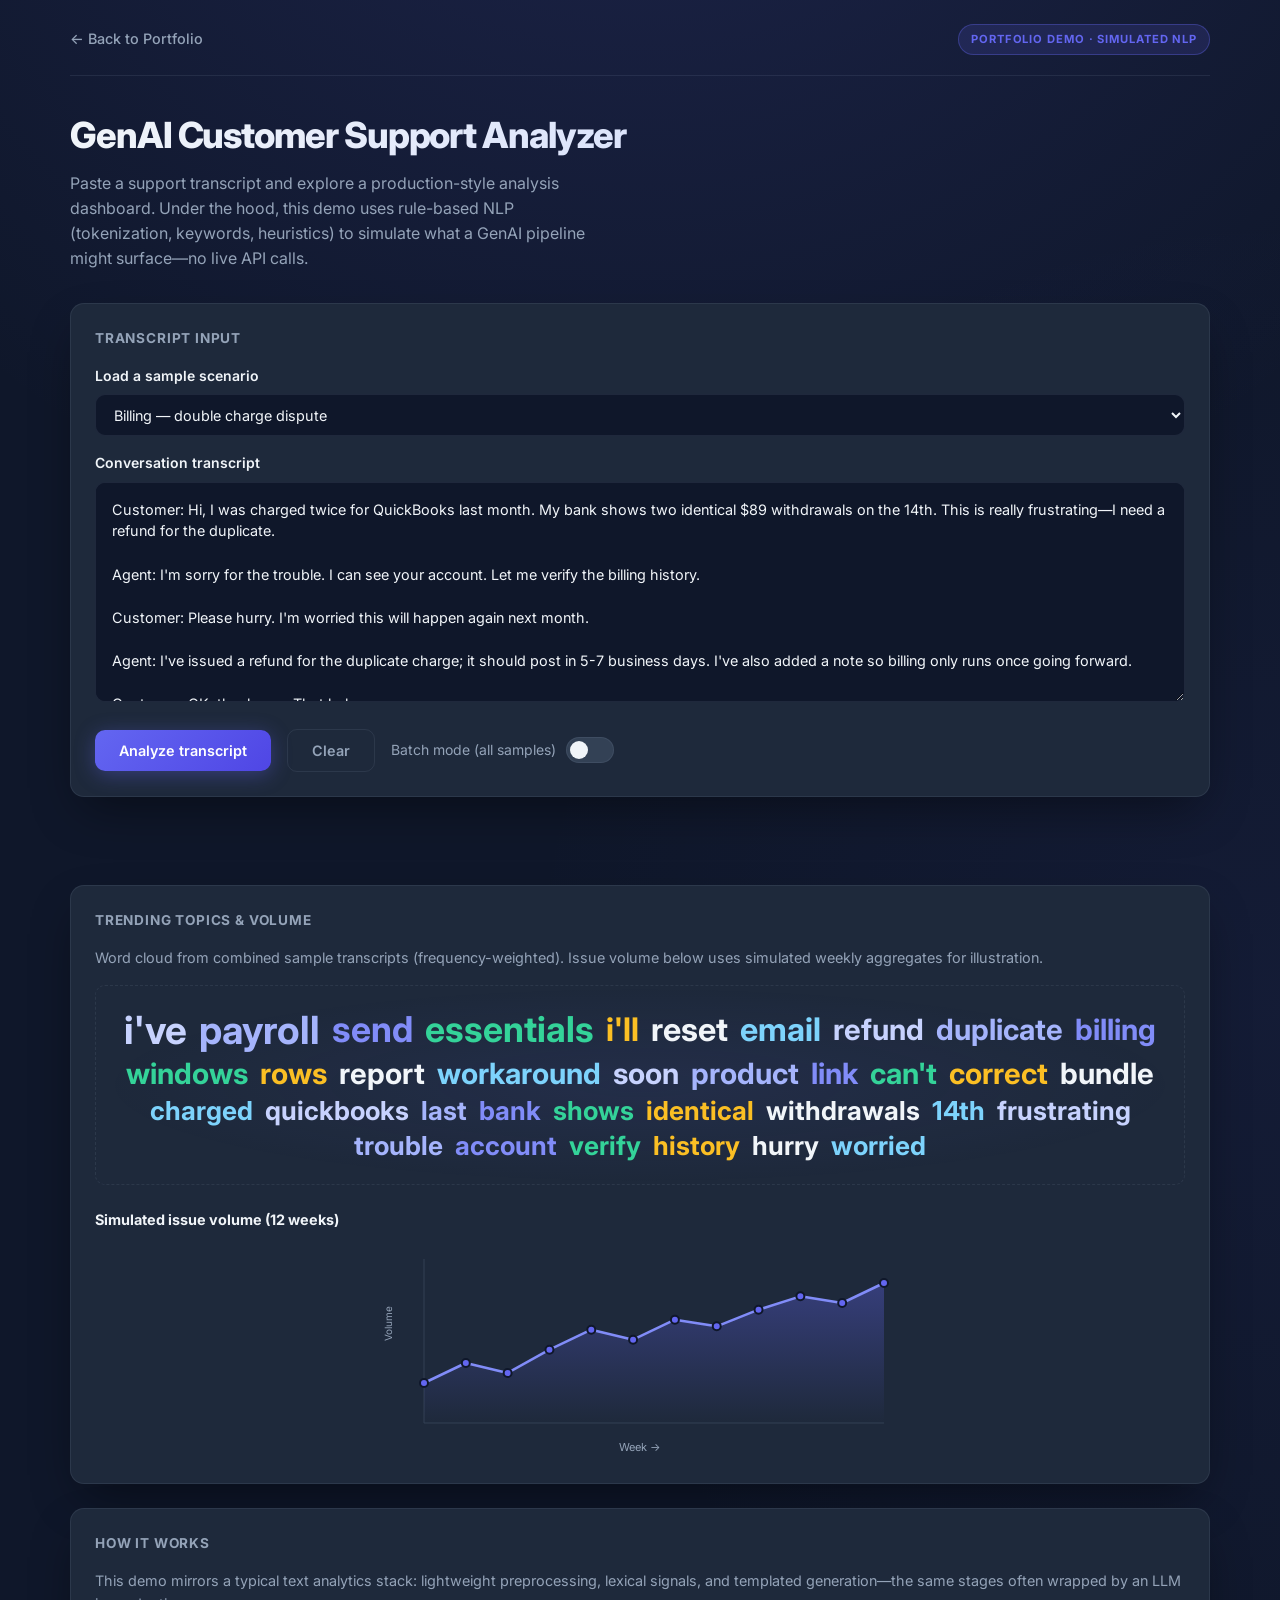
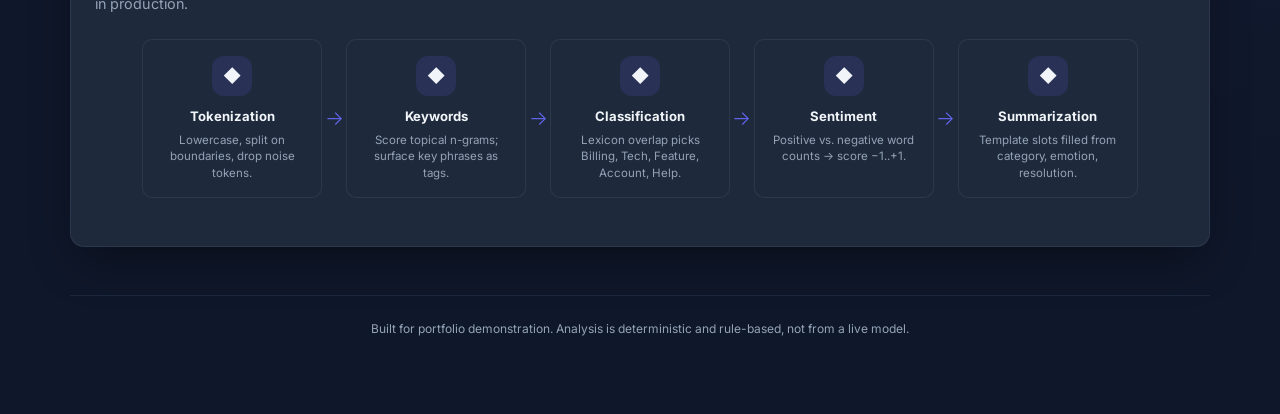
<file: projects/genai-analyzer/index.html>
<!DOCTYPE html>
<html lang="en">
<head>
  <meta charset="UTF-8">
  <meta name="viewport" content="width=device-width, initial-scale=1.0">
  <title>GenAI Customer Support Analyzer | Portfolio Demo</title>
  <meta name="description" content="Interactive demo: rule-based NLP pipeline simulating GenAI analysis of support transcripts.">
  <link rel="preconnect" href="https://fonts.googleapis.com">
  <link rel="preconnect" href="https://fonts.gstatic.com" crossorigin>
  <link href="https://fonts.googleapis.com/css2?family=Inter:wght@400;500;600;700;800&display=swap" rel="stylesheet">
  <style>
    :root {
      --bg: #0f172a;
      --bg-card: #1e293b;
      --bg-elevated: #334155;
      --accent: #6366f1;
      --accent-soft: rgba(99, 102, 241, 0.15);
      --accent-glow: rgba(99, 102, 241, 0.35);
      --text: #f1f5f9;
      --text-muted: #94a3b8;
      --border: rgba(148, 163, 184, 0.12);
      --success: #34d399;
      --warning: #fbbf24;
      --danger: #f87171;
      --radius: 14px;
      --radius-sm: 10px;
      --shadow: 0 20px 50px -12px rgba(0, 0, 0, 0.45);
    }

    *, *::before, *::after { box-sizing: border-box; }
    html { scroll-behavior: smooth; }
    body {
      margin: 0;
      font-family: 'Inter', system-ui, sans-serif;
      background: var(--bg);
      color: var(--text);
      line-height: 1.55;
      min-height: 100vh;
      background-image:
        radial-gradient(ellipse 80% 50% at 50% -20%, rgba(99, 102, 241, 0.18), transparent),
        radial-gradient(ellipse 60% 40% at 100% 50%, rgba(99, 102, 241, 0.06), transparent);
    }

    a { color: var(--accent); text-decoration: none; }
    a:hover { text-decoration: underline; }

    .wrap {
      max-width: 1180px;
      margin: 0 auto;
      padding: 1.5rem 1.25rem 4rem;
    }

    .top-bar {
      display: flex;
      flex-wrap: wrap;
      align-items: center;
      justify-content: space-between;
      gap: 1rem;
      margin-bottom: 2rem;
      padding-bottom: 1.25rem;
      border-bottom: 1px solid var(--border);
    }

    .back-link {
      display: inline-flex;
      align-items: center;
      gap: 0.35rem;
      color: var(--text-muted);
      font-weight: 500;
      font-size: 0.9rem;
      transition: color 0.2s, transform 0.2s;
    }
    .back-link:hover { color: var(--accent); text-decoration: none; transform: translateX(-2px); }

    .hero-badge {
      font-size: 0.7rem;
      font-weight: 700;
      letter-spacing: 0.08em;
      text-transform: uppercase;
      color: var(--accent);
      background: var(--accent-soft);
      padding: 0.35rem 0.75rem;
      border-radius: 999px;
      border: 1px solid rgba(99, 102, 241, 0.35);
    }

    h1 {
      font-size: clamp(1.65rem, 4vw, 2.25rem);
      font-weight: 800;
      letter-spacing: -0.03em;
      margin: 0 0 0.5rem;
      background: linear-gradient(135deg, #f1f5f9 0%, #c7d2fe 100%);
      -webkit-background-clip: text;
      -webkit-text-fill-color: transparent;
      background-clip: text;
    }

    .subtitle {
      color: var(--text-muted);
      max-width: 52ch;
      margin: 0 0 2rem;
      font-size: 1rem;
    }

    .panel {
      background: var(--bg-card);
      border: 1px solid var(--border);
      border-radius: var(--radius);
      padding: 1.5rem;
      margin-bottom: 1.5rem;
      box-shadow: var(--shadow);
    }

    .panel__title {
      font-size: 0.85rem;
      font-weight: 700;
      text-transform: uppercase;
      letter-spacing: 0.06em;
      color: var(--text-muted);
      margin: 0 0 1rem;
    }

    label {
      display: block;
      font-size: 0.875rem;
      font-weight: 600;
      margin-bottom: 0.5rem;
      color: var(--text);
    }

    select, textarea {
      width: 100%;
      font-family: inherit;
      font-size: 0.9rem;
      border-radius: var(--radius-sm);
      border: 1px solid var(--border);
      background: var(--bg);
      color: var(--text);
      transition: border-color 0.2s, box-shadow 0.2s;
    }

    select {
      padding: 0.65rem 0.85rem;
      margin-bottom: 1rem;
      cursor: pointer;
    }

    select:focus, textarea:focus {
      outline: none;
      border-color: var(--accent);
      box-shadow: 0 0 0 3px var(--accent-soft);
    }

    textarea {
      min-height: 220px;
      padding: 1rem;
      resize: vertical;
      line-height: 1.5;
    }

    .row-actions {
      display: flex;
      flex-wrap: wrap;
      align-items: center;
      gap: 1rem;
      margin-top: 1.25rem;
    }

    .toggle-wrap {
      display: flex;
      align-items: center;
      gap: 0.65rem;
      font-size: 0.875rem;
      color: var(--text-muted);
    }

    .toggle {
      position: relative;
      width: 48px;
      height: 26px;
      background: var(--bg-elevated);
      border-radius: 999px;
      border: 1px solid var(--border);
      cursor: pointer;
      transition: background 0.25s;
    }

    .toggle.on { background: var(--accent); border-color: var(--accent); }

    .toggle::after {
      content: '';
      position: absolute;
      top: 3px;
      left: 3px;
      width: 18px;
      height: 18px;
      background: var(--text);
      border-radius: 50%;
      transition: transform 0.25s cubic-bezier(0.34, 1.56, 0.64, 1);
    }

    .toggle.on::after { transform: translateX(22px); }

    .btn {
      font-family: inherit;
      font-weight: 600;
      font-size: 0.9rem;
      padding: 0.75rem 1.5rem;
      border-radius: var(--radius-sm);
      border: none;
      cursor: pointer;
      transition: transform 0.15s, box-shadow 0.2s, opacity 0.2s;
    }

    .btn:disabled { opacity: 0.55; cursor: not-allowed; transform: none; }

    .btn--primary {
      background: linear-gradient(135deg, #6366f1, #4f46e5);
      color: #fff;
      box-shadow: 0 4px 20px var(--accent-glow);
    }

    .btn--primary:hover:not(:disabled) {
      transform: translateY(-1px);
      box-shadow: 0 8px 28px var(--accent-glow);
    }

    .btn--ghost {
      background: transparent;
      color: var(--text-muted);
      border: 1px solid var(--border);
    }

    .btn--ghost:hover:not(:disabled) {
      color: var(--text);
      border-color: var(--text-muted);
    }

    /* Loading overlay */
    .loader-overlay {
      display: none;
      position: fixed;
      inset: 0;
      background: rgba(15, 23, 42, 0.82);
      backdrop-filter: blur(8px);
      z-index: 100;
      align-items: center;
      justify-content: center;
      flex-direction: column;
      gap: 1.25rem;
      padding: 2rem;
    }

    .loader-overlay.visible { display: flex; animation: fadeIn 0.35s ease; }

    @keyframes fadeIn {
      from { opacity: 0; }
      to { opacity: 1; }
    }

    .loader-card {
      background: var(--bg-card);
      border: 1px solid var(--border);
      border-radius: var(--radius);
      padding: 2rem 2.5rem;
      max-width: 400px;
      width: 100%;
      text-align: center;
      box-shadow: var(--shadow);
    }

    .loader-title {
      font-weight: 700;
      font-size: 1.1rem;
      margin-bottom: 0.35rem;
    }

    .loader-sub {
      font-size: 0.85rem;
      color: var(--text-muted);
      margin-bottom: 1.25rem;
    }

    .progress-track {
      height: 8px;
      background: var(--bg);
      border-radius: 999px;
      overflow: hidden;
      border: 1px solid var(--border);
    }

    .progress-fill {
      height: 100%;
      width: 0%;
      background: linear-gradient(90deg, var(--accent), #a5b4fc);
      border-radius: 999px;
      transition: width 0.08s linear;
    }

    .loader-dots {
      display: flex;
      justify-content: center;
      gap: 0.35rem;
      margin-top: 1rem;
    }

    .loader-dots span {
      width: 8px;
      height: 8px;
      background: var(--accent);
      border-radius: 50%;
      animation: bounce 1.2s ease infinite;
    }

    .loader-dots span:nth-child(2) { animation-delay: 0.15s; }
    .loader-dots span:nth-child(3) { animation-delay: 0.3s; }

    @keyframes bounce {
      0%, 80%, 100% { transform: scale(0.6); opacity: 0.5; }
      40% { transform: scale(1); opacity: 1; }
    }

    /* Results grid */
    .results-section {
      opacity: 0;
      transform: translateY(12px);
      pointer-events: none;
      max-height: 0;
      overflow: hidden;
      transition: opacity 0.45s ease, transform 0.45s ease, max-height 0.5s ease;
    }

    .results-section.visible {
      opacity: 1;
      transform: translateY(0);
      pointer-events: auto;
      max-height: none;
      overflow: visible;
    }

    .grid-cards {
      display: grid;
      grid-template-columns: repeat(auto-fill, minmax(280px, 1fr));
      gap: 1rem;
      margin-bottom: 1.5rem;
    }

    .card {
      background: var(--bg-card);
      border: 1px solid var(--border);
      border-radius: var(--radius);
      padding: 1.25rem;
      position: relative;
      overflow: hidden;
      animation: cardIn 0.5s ease backwards;
      box-shadow: 0 4px 24px rgba(0, 0, 0, 0.2);
    }

    .card::before {
      content: '';
      position: absolute;
      top: 0;
      left: 0;
      right: 0;
      height: 3px;
      background: linear-gradient(90deg, var(--accent), #818cf8);
      opacity: 0.85;
    }

    @keyframes cardIn {
      from { opacity: 0; transform: translateY(10px); }
      to { opacity: 1; transform: translateY(0); }
    }

    .card:nth-child(1) { animation-delay: 0.05s; }
    .card:nth-child(2) { animation-delay: 0.1s; }
    .card:nth-child(3) { animation-delay: 0.15s; }
    .card:nth-child(4) { animation-delay: 0.2s; }
    .card:nth-child(5) { animation-delay: 0.25s; }
    .card:nth-child(6) { animation-delay: 0.3s; }
    .card:nth-child(7) { animation-delay: 0.35s; }

    .card__label {
      font-size: 0.72rem;
      font-weight: 700;
      text-transform: uppercase;
      letter-spacing: 0.07em;
      color: var(--text-muted);
      margin-bottom: 0.5rem;
    }

    .card__value {
      font-size: 1.15rem;
      font-weight: 700;
    }

    .card--wide { grid-column: 1 / -1; }

    /* Sentiment gauge */
    .gauge-wrap {
      display: flex;
      align-items: center;
      gap: 1.25rem;
      flex-wrap: wrap;
    }

    .gauge {
      width: 120px;
      height: 60px;
      position: relative;
    }

    .gauge svg { width: 100%; height: 100%; overflow: visible; }

    .gauge svg .gauge-needle {
      transform-origin: 60px 60px;
      transition: transform 0.8s cubic-bezier(0.34, 1.3, 0.64, 1);
    }

    .gauge-score {
      font-size: 1.75rem;
      font-weight: 800;
      font-variant-numeric: tabular-nums;
    }

    .tags {
      display: flex;
      flex-wrap: wrap;
      gap: 0.45rem;
      margin-top: 0.35rem;
    }

    .tag {
      font-size: 0.78rem;
      font-weight: 600;
      padding: 0.35rem 0.65rem;
      border-radius: 8px;
      border: 1px solid transparent;
    }

    .tag-c0 { background: rgba(99, 102, 241, 0.2); color: #c7d2fe; border-color: rgba(99, 102, 241, 0.4); }
    .tag-c1 { background: rgba(52, 211, 153, 0.15); color: #6ee7b7; border-color: rgba(52, 211, 153, 0.35); }
    .tag-c2 { background: rgba(251, 191, 36, 0.15); color: #fcd34d; border-color: rgba(251, 191, 36, 0.35); }
    .tag-c3 { background: rgba(248, 113, 113, 0.12); color: #fca5a5; border-color: rgba(248, 113, 113, 0.3); }
    .tag-c4 { background: rgba(56, 189, 248, 0.15); color: #7dd3fc; border-color: rgba(56, 189, 248, 0.35); }

    .summary-text {
      font-size: 0.95rem;
      line-height: 1.65;
      color: var(--text-muted);
    }

    .pill {
      display: inline-block;
      font-size: 0.8rem;
      font-weight: 700;
      padding: 0.4rem 0.85rem;
      border-radius: 999px;
    }

    .pill--low { background: rgba(52, 211, 153, 0.2); color: var(--success); }
    .pill--med { background: rgba(251, 191, 36, 0.2); color: var(--warning); }
    .pill--high { background: rgba(251, 146, 60, 0.2); color: #fdba74; }
    .pill--crit { background: rgba(248, 113, 113, 0.2); color: var(--danger); }

    .pill--resolved { background: rgba(52, 211, 153, 0.2); color: var(--success); }
    .pill--unresolved { background: rgba(251, 191, 36, 0.2); color: var(--warning); }
    .pill--escalation { background: rgba(248, 113, 113, 0.2); color: var(--danger); }

    /* Batch table */
    .batch-section { margin-top: 2rem; }

    .table-wrap {
      overflow-x: auto;
      border-radius: var(--radius-sm);
      border: 1px solid var(--border);
    }

    table {
      width: 100%;
      border-collapse: collapse;
      font-size: 0.82rem;
    }

    th, td {
      padding: 0.75rem 0.85rem;
      text-align: left;
      border-bottom: 1px solid var(--border);
    }

    th {
      background: var(--bg);
      font-weight: 700;
      text-transform: uppercase;
      letter-spacing: 0.04em;
      font-size: 0.68rem;
      color: var(--text-muted);
    }

    tr:last-child td { border-bottom: none; }
    tr:hover td { background: rgba(99, 102, 241, 0.04); }

    .charts-row {
      display: grid;
      grid-template-columns: repeat(auto-fit, minmax(280px, 1fr));
      gap: 1.25rem;
      margin-top: 1.25rem;
    }

    .chart-card {
      background: var(--bg-card);
      border: 1px solid var(--border);
      border-radius: var(--radius);
      padding: 1.25rem;
    }

    .chart-card h3 {
      margin: 0 0 1rem;
      font-size: 0.9rem;
      font-weight: 700;
    }

    .donut-legend {
      display: flex;
      flex-direction: column;
      gap: 0.4rem;
      font-size: 0.78rem;
      margin-top: 0.75rem;
    }

    .donut-legend span {
      display: flex;
      align-items: center;
      gap: 0.5rem;
    }

    .swatch {
      width: 10px;
      height: 10px;
      border-radius: 2px;
      flex-shrink: 0;
    }

    .bar-chart { margin-top: 0.5rem; }

    .bar-row {
      display: grid;
      grid-template-columns: 72px 1fr 36px;
      align-items: center;
      gap: 0.5rem;
      margin-bottom: 0.5rem;
      font-size: 0.75rem;
    }

    .bar-track {
      height: 10px;
      background: var(--bg);
      border-radius: 999px;
      overflow: hidden;
    }

    .bar-fill {
      height: 100%;
      border-radius: 999px;
      transition: width 0.6s ease;
    }

    .stats-grid {
      display: grid;
      grid-template-columns: repeat(auto-fit, minmax(160px, 1fr));
      gap: 0.75rem;
      margin-bottom: 1.25rem;
    }

    .stat-box {
      background: var(--bg);
      border: 1px solid var(--border);
      border-radius: var(--radius-sm);
      padding: 1rem;
      text-align: center;
    }

    .stat-box .num {
      font-size: 1.5rem;
      font-weight: 800;
      color: var(--accent);
    }

    .stat-box .lbl {
      font-size: 0.72rem;
      color: var(--text-muted);
      text-transform: uppercase;
      letter-spacing: 0.05em;
      margin-top: 0.25rem;
    }

    /* Word cloud */
    .word-cloud {
      min-height: 200px;
      display: flex;
      flex-wrap: wrap;
      align-items: center;
      justify-content: center;
      gap: 0.5rem 0.75rem;
      padding: 1.5rem 1rem;
      background: radial-gradient(ellipse at center, rgba(99, 102, 241, 0.08), transparent 70%);
      border-radius: var(--radius-sm);
      border: 1px dashed var(--border);
    }

    .wc-word {
      font-weight: 700;
      line-height: 1;
      opacity: 0;
      animation: wcPop 0.5s ease forwards;
      cursor: default;
      transition: transform 0.2s;
    }

    .wc-word:hover { transform: scale(1.08); }

    @keyframes wcPop {
      to { opacity: 1; }
    }

    /* Line chart */
    .line-chart-wrap {
      width: 100%;
      height: 220px;
      margin-top: 0.5rem;
    }

    .line-chart-wrap svg { width: 100%; height: 100%; }

    /* Pipeline */
    .pipeline {
      display: flex;
      flex-wrap: wrap;
      align-items: stretch;
      justify-content: center;
      gap: 0;
      margin: 1.5rem 0;
    }

    .pipe-step {
      flex: 1 1 140px;
      min-width: 120px;
      max-width: 180px;
      background: var(--bg-card);
      border: 1px solid var(--border);
      border-radius: var(--radius-sm);
      padding: 1rem 0.85rem;
      text-align: center;
      position: relative;
    }

    .pipe-step__icon {
      width: 40px;
      height: 40px;
      margin: 0 auto 0.65rem;
      background: var(--accent-soft);
      border-radius: 12px;
      display: flex;
      align-items: center;
      justify-content: center;
      font-size: 1.1rem;
    }

    .pipe-step__title {
      font-weight: 700;
      font-size: 0.82rem;
      margin-bottom: 0.35rem;
    }

    .pipe-step__desc {
      font-size: 0.72rem;
      color: var(--text-muted);
      line-height: 1.4;
    }

    .pipe-arrow {
      display: flex;
      align-items: center;
      justify-content: center;
      color: var(--accent);
      font-size: 1.25rem;
      font-weight: 300;
      padding: 0 0.15rem;
      flex: 0 0 auto;
    }

    @media (max-width: 768px) {
      .pipe-arrow { transform: rotate(90deg); padding: 0.35rem 0; width: 100%; }
      .pipeline { flex-direction: column; align-items: center; }
      .pipe-step { max-width: 100%; width: 100%; }
    }

    .footer-note {
      text-align: center;
      font-size: 0.75rem;
      color: var(--text-muted);
      margin-top: 3rem;
      padding-top: 1.5rem;
      border-top: 1px solid var(--border);
    }
  </style>
</head>
<body>
  <div class="wrap">
    <div class="top-bar">
      <a class="back-link" href="../../index.html">&larr; Back to Portfolio</a>
      <span class="hero-badge">Portfolio Demo &middot; Simulated NLP</span>
    </div>

    <h1>GenAI Customer Support Analyzer</h1>
    <p class="subtitle">
      Paste a support transcript and explore a production-style analysis dashboard. Under the hood, this demo uses rule-based NLP (tokenization, keywords, heuristics) to simulate what a GenAI pipeline might surface&mdash;no live API calls.
    </p>

    <section class="panel" aria-labelledby="input-heading">
      <h2 class="panel__title" id="input-heading">Transcript input</h2>
      <label for="sample-select">Load a sample scenario</label>
      <select id="sample-select" aria-label="Sample transcript">
        <option value="billing">Billing &mdash; double charge dispute</option>
        <option value="technical">Technical &mdash; app crash on export</option>
        <option value="feature">Feature request &mdash; recurring invoices</option>
        <option value="account">Account access &mdash; locked out / 2FA</option>
        <option value="product">Product help &mdash; confused about tiers</option>
      </select>
      <label for="transcript">Conversation transcript</label>
      <textarea id="transcript" placeholder="Customer and agent messages..."></textarea>
      <div class="row-actions">
        <button type="button" class="btn btn--primary" id="btn-analyze">Analyze transcript</button>
        <button type="button" class="btn btn--ghost" id="btn-clear">Clear</button>
        <div class="toggle-wrap">
          <span id="batch-label">Batch mode (all samples)</span>
          <button type="button" class="toggle" id="batch-toggle" role="switch" aria-checked="false" aria-labelledby="batch-label"></button>
        </div>
      </div>
    </section>

    <div class="loader-overlay" id="loader" aria-live="polite" aria-busy="true">
      <div class="loader-card">
        <div class="loader-title">Running NLP pipeline</div>
        <div class="loader-sub" id="loader-sub">Tokenizing &amp; classifying&hellip;</div>
        <div class="progress-track">
          <div class="progress-fill" id="progress-fill"></div>
        </div>
        <div class="loader-dots"><span></span><span></span><span></span></div>
      </div>
    </div>

    <section class="results-section" id="single-results" aria-live="polite">
      <h2 class="panel__title" style="margin-bottom:1rem;">Analysis dashboard</h2>
      <div class="grid-cards" id="cards-grid"></div>
    </section>

    <section class="batch-section results-section" id="batch-results">
      <h2 class="panel__title" style="margin-bottom:1rem;">Batch analysis</h2>
      <div class="stats-grid" id="batch-stats"></div>
      <div class="table-wrap">
        <table>
          <thead>
            <tr>
              <th>Scenario</th>
              <th>Category</th>
              <th>Sentiment</th>
              <th>Emotion</th>
              <th>Resolution</th>
              <th>Priority</th>
            </tr>
          </thead>
          <tbody id="batch-tbody"></tbody>
        </table>
      </div>
      <div class="charts-row">
        <div class="chart-card">
          <h3>Category distribution</h3>
          <div style="display:flex;flex-wrap:wrap;align-items:center;gap:1.5rem;">
            <svg id="donut-svg" width="160" height="160" viewBox="0 0 160 160" aria-label="Category donut chart"></svg>
            <div class="donut-legend" id="donut-legend"></div>
          </div>
        </div>
        <div class="chart-card">
          <h3>Sentiment distribution</h3>
          <div class="bar-chart" id="sentiment-bars"></div>
        </div>
      </div>
    </section>

    <section class="panel" style="margin-top:2rem;">
      <h2 class="panel__title">Trending topics &amp; volume</h2>
      <p style="color:var(--text-muted);font-size:0.9rem;margin:0 0 1rem;">Word cloud from combined sample transcripts (frequency-weighted). Issue volume below uses simulated weekly aggregates for illustration.</p>
      <div class="word-cloud" id="word-cloud" aria-label="Word cloud"></div>
      <h3 style="font-size:0.9rem;margin:1.5rem 0 0.5rem;">Simulated issue volume (12 weeks)</h3>
      <div class="line-chart-wrap">
        <svg id="line-chart" viewBox="0 0 520 220" preserveAspectRatio="xMidYMid meet" aria-label="Line chart of issue volume"></svg>
      </div>
    </section>

    <section class="panel">
      <h2 class="panel__title">How it works</h2>
      <p style="color:var(--text-muted);font-size:0.9rem;margin:0 0 0.5rem;">
        This demo mirrors a typical text analytics stack: lightweight preprocessing, lexical signals, and templated generation&mdash;the same stages often wrapped by an LLM in production.
      </p>
      <div class="pipeline" role="list">
        <div class="pipe-step" role="listitem">
          <div class="pipe-step__icon">&#9670;</div>
          <div class="pipe-step__title">Tokenization</div>
          <div class="pipe-step__desc">Lowercase, split on boundaries, drop noise tokens.</div>
        </div>
        <div class="pipe-arrow" aria-hidden="true">&rarr;</div>
        <div class="pipe-step" role="listitem">
          <div class="pipe-step__icon">&#9670;</div>
          <div class="pipe-step__title">Keywords</div>
          <div class="pipe-step__desc">Score topical n-grams; surface key phrases as tags.</div>
        </div>
        <div class="pipe-arrow" aria-hidden="true">&rarr;</div>
        <div class="pipe-step" role="listitem">
          <div class="pipe-step__icon">&#9670;</div>
          <div class="pipe-step__title">Classification</div>
          <div class="pipe-step__desc">Lexicon overlap picks Billing, Tech, Feature, Account, Help.</div>
        </div>
        <div class="pipe-arrow" aria-hidden="true">&rarr;</div>
        <div class="pipe-step" role="listitem">
          <div class="pipe-step__icon">&#9670;</div>
          <div class="pipe-step__title">Sentiment</div>
          <div class="pipe-step__desc">Positive vs. negative word counts &rarr; score &minus;1..+1.</div>
        </div>
        <div class="pipe-arrow" aria-hidden="true">&rarr;</div>
        <div class="pipe-step" role="listitem">
          <div class="pipe-step__icon">&#9670;</div>
          <div class="pipe-step__title">Summarization</div>
          <div class="pipe-step__desc">Template slots filled from category, emotion, resolution.</div>
        </div>
      </div>
    </section>

    <p class="footer-note">Built for portfolio demonstration. Analysis is deterministic and rule-based, not from a live model.</p>
  </div>

  <script>
(function () {
  'use strict';

  const SAMPLES = {
    billing: `Customer: Hi, I was charged twice for QuickBooks last month. My bank shows two identical $89 withdrawals on the 14th. This is really frustrating—I need a refund for the duplicate.

Agent: I'm sorry for the trouble. I can see your account. Let me verify the billing history.

Customer: Please hurry. I'm worried this will happen again next month.

Agent: I've issued a refund for the duplicate charge; it should post in 5-7 business days. I've also added a note so billing only runs once going forward.

Customer: OK, thank you. That helps.`,

    technical: `Customer: Every time I try to export my P&L to Excel the app crashes. I've updated to the latest version and restarted. Nothing works. This is blocking my month-end close.

Agent: Thanks for the details. Are you on Windows or Mac, and roughly how many rows are in the report?

Customer: Windows 11. The report is pretty big, maybe 15k rows. I get a white screen then it just closes.

Agent: We're tracking a memory issue with large exports. I'll send you a workaround using CSV split, and I've escalated to engineering with your logs.

Customer: I appreciate the workaround but I need a real fix soon.`,

    feature: `Customer: Love the product. One thing—can you add recurring invoices that auto-send on a schedule? Competitors have it and it would save me hours.

Agent: Thanks for the suggestion! I'll log this as feedback for the product team.

Customer: Is there any timeline? Half my clients are on retainer.

Agent: I don't have a date yet, but votes on our ideas forum help prioritize. I can send you the link.

Customer: Sure, send it. Hope it comes soon!`,

    account: `Customer: I can't log in. It says my password is wrong but I know it's right. I tried reset email three times and nothing arrived. I'm completely locked out.

Agent: Let's check your email on file and spam folder. Sometimes the reset lands in promotions.

Customer: Checked everything. Also my phone broke so I can't use 2FA. I need access today for payroll.

Agent: I've verified your identity and removed the old 2FA device. Please set up a new authenticator once you're in. Reset link sent to your backup email.

Customer: Got in—finally. Stressful morning but thanks.`,

    product: `Customer: I'm confused about which plan I need. Online it says "Essentials" includes payroll but my dashboard says upgrade required. Which is correct?

Agent: Payroll is an add-on for Essentials in your region. The marketing page can be unclear—I'll flag that internally.

Customer: So I pay extra for payroll on top of Essentials? That's not what I thought I signed up for.

Agent: Correct—Essentials is bookkeeping; payroll is separate. I can walk you through pricing or a bundle that fits.

Customer: OK, please explain the bundle. I just want one simple bill.`
  };

  const SAMPLE_LABELS = {
    billing: 'Billing — double charge',
    technical: 'Technical — export crash',
    feature: 'Feature — recurring invoices',
    account: 'Account — lockout / 2FA',
    product: 'Product — plan confusion'
  };

  const STOPWORDS = new Set(['the','a','an','and','or','but','in','on','at','to','for','of','as','by','with','from','is','are','was','were','be','been','being','have','has','had','do','does','did','will','would','could','should','may','might','must','can','this','that','these','those','i','you','he','she','it','we','they','me','him','her','us','them','my','your','his','her','its','our','their','what','which','who','whom','so','if','just','also','not','no','yes','ok','okay','please','thanks','thank','hi','hello','hey','im','ive','dont','cant','wont','isnt','arent','wasnt','werent','theres','here','there','then','than','too','very','just','really','something','anything','everything','nothing','someone','anyone','everyone','got','get','gotten','going','go','went','come','came','need','want','like','know','think','see','say','said','says','tell','told','ask','asked','let','lets','about','into','through','during','before','after','above','below','up','down','out','off','over','under','again','once','twice','today','yesterday','tomorrow','month','year','week','day','time','way','even','still','back','only','other','another','such','same','both','each','few','more','most','some','any','all','every','own','using','use','used','using','help','helped','helping','sorry','agent','customer']);

  const CATEGORY_KEYS = {
    Billing: ['charge', 'charged', 'billing', 'bill', 'refund', 'payment', 'invoice', 'subscription', 'duplicate', 'withdrawal', 'bank', 'price', 'cost', 'fee', 'paid', 'money'],
    Technical: ['crash', 'crashes', 'crashed', 'error', 'bug', 'export', 'excel', 'memory', 'version', 'update', 'restart', 'windows', 'mac', 'logs', 'engineering', 'fix', 'broken', 'not working', 'issue', 'blocking'],
    'Feature Request': ['feature', 'add', 'request', 'suggestion', 'wish', 'competitors', 'timeline', 'forum', 'prioritize', 'recurring', 'schedule', 'auto', 'retainer', 'idea'],
    Account: ['login', 'log in', 'password', 'locked', 'reset', 'email', '2fa', 'authenticator', 'access', 'verify', 'identity', 'account', 'spam', 'backup'],
    'Product Help': ['plan', 'essentials', 'upgrade', 'dashboard', 'confused', 'unclear', 'which', 'correct', 'pricing', 'bundle', 'payroll', 'include', 'includes', 'marketing', 'signed', 'product']
  };

  const POS_WORDS = ['thanks', 'thank', 'great', 'good', 'appreciate', 'helpful', 'love', 'perfect', 'fine', 'resolved', 'fixed', 'happy', 'glad', 'excellent', 'awesome', 'hope'];
  const NEG_WORDS = ['frustrat', 'angry', 'terrible', 'awful', 'worst', 'hate', 'bad', 'wrong', 'crash', 'blocked', 'stress', 'worried', 'nothing', 'confus', 'unclear', 'not', "can't", 'cannot', 'never', 'still', 'urgent', 'blocking', 'duplicate', 'locked'];

  const EMOTION_PATTERNS = {
    Frustrated: ['frustrat', 'angry', 'stress', 'hurry', 'blocking', 'worst', 'nothing works', 'finally'],
    Confused: ['confus', 'unclear', 'which', 'correct', 'thought', 'not what'],
    Satisfied: ['thank', 'thanks', 'appreciate', 'helps', 'love', 'great', 'got in'],
    Neutral: []
  };

  const RESOLVED_SIGNALS = ['refund', 'issued', 'resolved', 'fixed', 'thank', 'thanks', 'got in', 'workaround'];
  const UNRESOLVED_SIGNALS = ['still', 'need a real fix', 'no date', 'timeline', 'blocking', 'nothing works', 'not what'];

  const DONUT_COLORS = ['#6366f1', '#34d399', '#fbbf24', '#f87171', '#38bdf8', '#a78bfa', '#fb923c'];

  function tokenize(text) {
    return text.toLowerCase()
      .replace(/['']/g, "'")
      .split(/[^a-z0-9']+/)
      .filter(function (t) { return t.length > 1; });
  }

  function tokensWithBigrams(tokens) {
    const out = tokens.slice();
    for (let i = 0; i < tokens.length - 1; i++) {
      out.push(tokens[i] + ' ' + tokens[i + 1]);
    }
    return out;
  }

  function scoreCategory(text) {
    const lower = text.toLowerCase();
    let best = 'Product Help';
    let bestScore = 0;
    Object.keys(CATEGORY_KEYS).forEach(function (cat) {
      let s = 0;
      CATEGORY_KEYS[cat].forEach(function (kw) {
        if (lower.indexOf(kw) !== -1) s += kw.indexOf(' ') !== -1 ? 2 : 1;
      });
      if (s > bestScore) {
        bestScore = s;
        best = cat;
      }
    });
    if (bestScore === 0) best = 'Product Help';
    return { category: best, score: bestScore };
  }

  function sentimentScore(text) {
    const lower = text.toLowerCase();
    let pos = 0, neg = 0;
    POS_WORDS.forEach(function (w) {
      const re = new RegExp('\\b' + w.replace(/[.*+?^${}()|[\]\\]/g, '\\$&') + '\\b', 'gi');
      const m = lower.match(re);
      if (m) pos += m.length;
    });
    NEG_WORDS.forEach(function (w) {
      let idx = 0;
      while (true) {
        const i = lower.indexOf(w, idx);
        if (i === -1) break;
        neg += 1;
        idx = i + w.length;
      }
    });
    const total = pos + neg;
    if (total === 0) return 0;
    const raw = (pos - neg) / Math.max(total, 4);
    return Math.max(-1, Math.min(1, raw * 1.4));
  }

  function detectEmotion(text) {
    const lower = text.toLowerCase();
    const order = ['Frustrated', 'Confused', 'Satisfied'];
    for (let i = 0; i < order.length; i++) {
      const em = order[i];
      const pats = EMOTION_PATTERNS[em];
      for (let j = 0; j < pats.length; j++) {
        if (lower.indexOf(pats[j]) !== -1) return em;
      }
    }
    return 'Neutral';
  }

  function extractTopics(text, n) {
    const tokens = tokenize(text);
    const withBi = tokensWithBigrams(tokens);
    const freq = {};
    withBi.forEach(function (t) {
      if (STOPWORDS.has(t) || t.length < 3) return;
      freq[t] = (freq[t] || 0) + 1;
    });
    const sorted = Object.keys(freq).sort(function (a, b) { return freq[b] - freq[a]; });
    return sorted.slice(0, n || 5);
  }

  function resolutionStatus(text) {
    const lower = text.toLowerCase();
    const esc = lower.indexOf('escalat') !== -1 || lower.indexOf('engineering') !== -1;
    let res = 0, unr = 0;
    RESOLVED_SIGNALS.forEach(function (s) {
      if (lower.indexOf(s) !== -1) res++;
    });
    UNRESOLVED_SIGNALS.forEach(function (s) {
      if (lower.indexOf(s) !== -1) unr++;
    });
    if (esc && unr >= res) return 'Escalation Needed';
    if (res > unr && res > 0) return 'Resolved';
    if (unr > res) return 'Unresolved';
    return res > 0 ? 'Resolved' : 'Unresolved';
  }

  function priorityLevel(category, sentiment, emotion, resolution) {
    let p = 1;
    if (category === 'Technical' || category === 'Account') p += 2;
    if (category === 'Billing') p += 1;
    if (sentiment < -0.2) p += 2;
    if (emotion === 'Frustrated') p += 2;
    if (emotion === 'Confused') p += 1;
    if (resolution === 'Escalation Needed') p += 2;
    if (resolution === 'Unresolved') p += 1;
    if (p >= 7) return 'Critical';
    if (p >= 5) return 'High';
    if (p >= 3) return 'Medium';
    return 'Low';
  }

  function buildSummary(category, emotion, sentiment, topics, resolution) {
    const t1 = topics[0] || 'the customer issue';
    const t2 = topics[1] || 'related concerns';
    const sentWord = sentiment > 0.15 ? 'generally constructive' : sentiment < -0.15 ? 'somewhat tense' : 'mixed';
    let r = 'The conversation centers on ' + category.toLowerCase() + ', with emphasis on ' + t1 + ' and ' + t2 + '. ';
    r += 'Tone appears ' + sentWord + ' (' + emotion.toLowerCase() + ' cues). ';
    if (resolution === 'Resolved') r += 'Signals suggest the issue was addressed by the agent.';
    else if (resolution === 'Escalation Needed') r += 'Technical or policy escalation may be required to fully close the loop.';
    else r += 'Follow-up may be needed to confirm full resolution.';
    return r;
  }

  function analyzeTranscript(text) {
    const cat = scoreCategory(text);
    const sent = sentimentScore(text);
    const emotion = detectEmotion(text);
    const topics = extractTopics(text, 5);
    const resolution = resolutionStatus(text);
    const priority = priorityLevel(cat.category, sent, emotion, resolution);
    const summary = buildSummary(cat.category, emotion, sent, topics, resolution);
    return {
      category: cat.category,
      sentiment: sent,
      emotion: emotion,
      topics: topics,
      summary: summary,
      resolution: resolution,
      priority: priority
    };
  }

  function formatSentiment(n) {
    return (n >= 0 ? '' : '') + n.toFixed(2);
  }

  function needleRotation(score) {
    return -90 + score * 90;
  }

  function renderSingle(a) {
    const grid = document.getElementById('cards-grid');
    const resClass = a.resolution === 'Resolved' ? 'pill--resolved' : a.resolution === 'Escalation Needed' ? 'pill--escalation' : 'pill--unresolved';
    const priClass = a.priority === 'Critical' ? 'pill--crit' : a.priority === 'High' ? 'pill--high' : a.priority === 'Medium' ? 'pill--med' : 'pill--low';
    const tags = a.topics.map(function (t, i) {
      return '<span class="tag tag-c' + (i % 5) + '">' + escapeHtml(t) + '</span>';
    }).join('');

    grid.innerHTML =
      '<div class="card"><div class="card__label">Issue category</div><div class="card__value">' + escapeHtml(a.category) + '</div></div>' +
      '<div class="card"><div class="card__label">Customer emotion</div><div class="card__value">' + escapeHtml(a.emotion) + '</div></div>' +
      '<div class="card"><div class="card__label">Resolution status</div><div class="card__value"><span class="pill ' + resClass + '">' + escapeHtml(a.resolution) + '</span></div></div>' +
      '<div class="card"><div class="card__label">Priority level</div><div class="card__value"><span class="pill ' + priClass + '">' + escapeHtml(a.priority) + '</span></div></div>' +
      '<div class="card"><div class="card__label">Sentiment score</div><div class="gauge-wrap">' +
      '<div class="gauge"><svg viewBox="0 0 120 70"><defs><linearGradient id="ggrad" x1="0%" y1="0%" x2="100%" y2="0%"><stop offset="0%" stop-color="#f87171"/><stop offset="50%" stop-color="#94a3b8"/><stop offset="100%" stop-color="#34d399"/></linearGradient></defs>' +
      '<path d="M 12 60 A 48 48 0 0 1 108 60" fill="none" stroke="url(#ggrad)" stroke-width="10" stroke-linecap="round"/>' +
      '<line class="gauge-needle" id="gauge-needle" x1="60" y1="60" x2="60" y2="22" stroke="#f1f5f9" stroke-width="3" stroke-linecap="round"/></svg></div>' +
      '<div><div class="gauge-score" id="gauge-score">' + formatSentiment(a.sentiment) + '</div><div style="font-size:0.75rem;color:var(--text-muted)">Scale: &minus;1 (negative) to +1 (positive)</div></div></div></div>' +
      '<div class="card card--wide"><div class="card__label">Key topics</div><div class="tags">' + tags + '</div></div>' +
      '<div class="card card--wide"><div class="card__label">Summary</div><div class="summary-text">' + escapeHtml(a.summary) + '</div></div>';

    requestAnimationFrame(function () {
      const needle = document.getElementById('gauge-needle');
      if (needle) needle.style.transform = 'rotate(' + needleRotation(a.sentiment) + 'deg)';
    });
  }

  function escapeHtml(s) {
    const d = document.createElement('div');
    d.textContent = s;
    return d.innerHTML;
  }

  function runLoader(steps, done) {
    const overlay = document.getElementById('loader');
    const fill = document.getElementById('progress-fill');
    const sub = document.getElementById('loader-sub');
    overlay.classList.add('visible');
    let i = 0;
    let pct = 0;

    function tick() {
      if (i < steps.length) sub.textContent = steps[i];
      pct = Math.min(100, pct + Math.random() * 18 + 8);
      fill.style.width = pct + '%';
      if (pct >= 100) {
        setTimeout(function () {
          overlay.classList.remove('visible');
          fill.style.width = '0%';
          done();
        }, 280);
        return;
      }
      i++;
      setTimeout(tick, 320 + Math.random() * 200);
    }
    tick();
  }

  function renderBatch(rows) {
    const tbody = document.getElementById('batch-tbody');
    tbody.innerHTML = rows.map(function (r) {
      return '<tr><td>' + escapeHtml(r.label) + '</td><td>' + escapeHtml(r.analysis.category) + '</td><td>' + formatSentiment(r.analysis.sentiment) + '</td><td>' + escapeHtml(r.analysis.emotion) + '</td><td>' + escapeHtml(r.analysis.resolution) + '</td><td>' + escapeHtml(r.analysis.priority) + '</td></tr>';
    }).join('');

    const cats = {};
    let sentSum = 0;
    let resolved = 0;
    rows.forEach(function (r) {
      cats[r.analysis.category] = (cats[r.analysis.category] || 0) + 1;
      sentSum += r.analysis.sentiment;
      if (r.analysis.resolution === 'Resolved') resolved++;
    });
    const topCat = Object.keys(cats).sort(function (a, b) { return cats[b] - cats[a]; })[0];
    const avgSent = sentSum / rows.length;
    const resRate = Math.round((resolved / rows.length) * 100);

    document.getElementById('batch-stats').innerHTML =
      '<div class="stat-box"><div class="num">' + escapeHtml(topCat) + '</div><div class="lbl">Most common category</div></div>' +
      '<div class="stat-box"><div class="num">' + avgSent.toFixed(2) + '</div><div class="lbl">Avg sentiment</div></div>' +
      '<div class="stat-box"><div class="num">' + resRate + '%</div><div class="lbl">Resolution rate</div></div>';

    drawDonut(cats);
    drawSentimentBars(rows);
  }

  function polarToCartesian(cx, cy, r, angleDeg) {
    const rad = (angleDeg - 90) * Math.PI / 180;
    return { x: cx + r * Math.cos(rad), y: cy + r * Math.sin(rad) };
  }

  function donutSlice(cx, cy, rOuter, rInner, startAngle, endAngle) {
    const p1 = polarToCartesian(cx, cy, rOuter, endAngle);
    const p2 = polarToCartesian(cx, cy, rOuter, startAngle);
    const p3 = polarToCartesian(cx, cy, rInner, startAngle);
    const p4 = polarToCartesian(cx, cy, rInner, endAngle);
    const large = endAngle - startAngle > 180 ? 1 : 0;
    return [
      'M', p1.x, p1.y,
      'A', rOuter, rOuter, 0, large, 0, p2.x, p2.y,
      'L', p3.x, p3.y,
      'A', rInner, rInner, 0, large, 1, p4.x, p4.y,
      'Z'
    ].join(' ');
  }

  function drawDonut(catCounts) {
    const svg = document.getElementById('donut-svg');
    const legend = document.getElementById('donut-legend');
    const entries = Object.keys(catCounts).map(function (k) { return { name: k, v: catCounts[k] }; });
    const total = entries.reduce(function (s, e) { return s + e.v; }, 0);
    svg.innerHTML = '';
    legend.innerHTML = '';
    let angle = 0;
    const cx = 80, cy = 80, ro = 62, ri = 38;
    entries.forEach(function (e, idx) {
      const sweep = (e.v / total) * 360;
      const path = document.createElementNS('http://www.w3.org/2000/svg', 'path');
      path.setAttribute('d', donutSlice(cx, cy, ro, ri, angle, angle + sweep));
      path.setAttribute('fill', DONUT_COLORS[idx % DONUT_COLORS.length]);
      path.setAttribute('stroke', '#1e293b');
      path.setAttribute('stroke-width', '2');
      svg.appendChild(path);
      angle += sweep;
      const row = document.createElement('span');
      row.innerHTML = '<span class="swatch" style="background:' + DONUT_COLORS[idx % DONUT_COLORS.length] + '"></span> ' + escapeHtml(e.name) + ' (' + e.v + ')';
      legend.appendChild(row);
    });
  }

  function drawSentimentBars(rows) {
    const el = document.getElementById('sentiment-bars');
    const bins = { 'Very negative': 0, 'Negative': 0, 'Neutral': 0, 'Positive': 0, 'Very positive': 0 };
    rows.forEach(function (r) {
      const s = r.analysis.sentiment;
      if (s <= -0.35) bins['Very negative']++;
      else if (s < -0.05) bins['Negative']++;
      else if (s <= 0.05) bins['Neutral']++;
      else if (s < 0.35) bins['Positive']++;
      else bins['Very positive']++;
    });
    const max = Math.max.apply(null, Object.values(bins)) || 1;
    const colors = { 'Very negative': '#f87171', 'Negative': '#fb923c', 'Neutral': '#94a3b8', 'Positive': '#4ade80', 'Very positive': '#34d399' };
    let html = '';
    Object.keys(bins).forEach(function (k) {
      const w = (bins[k] / max) * 100;
      html += '<div class="bar-row"><span>' + escapeHtml(k) + '</span><div class="bar-track"><div class="bar-fill" style="width:' + w + '%;background:' + colors[k] + '"></div></div><span>' + bins[k] + '</span></div>';
    });
    el.innerHTML = html;
  }

  function buildWordCloud() {
    const combined = Object.keys(SAMPLES).map(function (k) { return SAMPLES[k]; }).join(' ');
    const freq = {};
    const tokens = tokenize(combined);
    tokens.forEach(function (t) {
      if (STOPWORDS.has(t) || t.length < 4) return;
      freq[t] = (freq[t] || 0) + 1;
    });
    const top = Object.keys(freq).sort(function (a, b) { return freq[b] - freq[a]; }).slice(0, 35);
    const maxF = top.length ? freq[top[0]] : 1;
    const container = document.getElementById('word-cloud');
    container.innerHTML = '';
    const colors = ['#c7d2fe', '#a5b4fc', '#818cf8', '#34d399', '#fbbf24', '#f1f5f9', '#7dd3fc'];
    top.forEach(function (word, i) {
      const span = document.createElement('span');
      span.className = 'wc-word';
      span.textContent = word;
      const ratio = 0.65 + (freq[word] / maxF) * 0.9;
      span.style.fontSize = (0.72 + ratio * 1.1) + 'rem';
      span.style.color = colors[i % colors.length];
      span.style.animationDelay = (i * 0.04) + 's';
      span.title = 'Count: ' + freq[word];
      container.appendChild(span);
    });
  }

  function drawLineChart() {
    const svg = document.getElementById('line-chart');
    const w = 520, h = 220, pad = { l: 44, r: 16, t: 20, b: 36 };
    const innerW = w - pad.l - pad.r;
    const innerH = h - pad.t - pad.b;
    const weeks = 12;
    const base = [42, 48, 45, 52, 58, 55, 61, 59, 64, 68, 66, 72];
    const maxV = Math.max.apply(null, base) * 1.1;
    const minV = 30;

    let pathD = '';
    const pts = [];
    for (let i = 0; i < base.length; i++) {
      const x = pad.l + (i / (weeks - 1)) * innerW;
      const y = pad.t + innerH - ((base[i] - minV) / (maxV - minV)) * innerH;
      pts.push({ x: x, y: y });
      pathD += (i === 0 ? 'M' : 'L') + x + ' ' + y + ' ';
    }

    const areaD = pathD + ' L ' + pts[pts.length - 1].x + ' ' + (pad.t + innerH) + ' L ' + pts[0].x + ' ' + (pad.t + innerH) + ' Z';

    svg.innerHTML =
      '<defs><linearGradient id="areaGrad" x1="0" y1="0" x2="0" y2="1"><stop offset="0%" stop-color="#6366f1" stop-opacity="0.35"/><stop offset="100%" stop-color="#6366f1" stop-opacity="0"/></linearGradient></defs>' +
      '<rect x="0" y="0" width="' + w + '" height="' + h + '" fill="transparent"/>' +
      '<line x1="' + pad.l + '" y1="' + (pad.t + innerH) + '" x2="' + (w - pad.r) + '" y2="' + (pad.t + innerH) + '" stroke="#334155" stroke-width="1"/>' +
      '<line x1="' + pad.l + '" y1="' + pad.t + '" x2="' + pad.l + '" y2="' + (pad.t + innerH) + '" stroke="#334155" stroke-width="1"/>' +
      '<path d="' + areaD + '" fill="url(#areaGrad)"/>' +
      '<path d="' + pathD + '" fill="none" stroke="#818cf8" stroke-width="2.5" stroke-linecap="round" stroke-linejoin="round"/>' +
      pts.map(function (p, i) {
        return '<circle cx="' + p.x + '" cy="' + p.y + '" r="4" fill="#6366f1" stroke="#0f172a" stroke-width="2"><title>Week ' + (i + 1) + ': ' + base[i] + ' tickets</title></circle>';
      }).join('') +
      '<text x="' + (w / 2) + '" y="' + (h - 8) + '" fill="#94a3b8" font-size="11" text-anchor="middle" font-family="Inter,sans-serif">Week &rarr;</text>' +
      '<text x="12" y="' + (pad.t + innerH / 2) + '" fill="#94a3b8" font-size="10" font-family="Inter,sans-serif" transform="rotate(-90 12 ' + (pad.t + innerH / 2) + ')">Volume</text>';
  }

  const transcriptEl = document.getElementById('transcript');
  const sampleSelect = document.getElementById('sample-select');
  const batchToggle = document.getElementById('batch-toggle');
  const singleResults = document.getElementById('single-results');
  const batchResults = document.getElementById('batch-results');
  let batchMode = false;

  function loadSample() {
    const key = sampleSelect.value;
    transcriptEl.value = SAMPLES[key] || '';
  }

  sampleSelect.addEventListener('change', loadSample);
  loadSample();

  batchToggle.addEventListener('click', function () {
    batchMode = !batchMode;
    batchToggle.classList.toggle('on', batchMode);
    batchToggle.setAttribute('aria-checked', batchMode ? 'true' : 'false');
  });

  document.getElementById('btn-clear').addEventListener('click', function () {
    transcriptEl.value = '';
    singleResults.classList.remove('visible');
    batchResults.classList.remove('visible');
  });

  document.getElementById('btn-analyze').addEventListener('click', function () {
    const steps = [
      'Tokenizing transcript…',
      'Extracting key phrases…',
      'Classifying issue type…',
      'Scoring sentiment & emotion…',
      'Generating summary…'
    ];

    if (batchMode) {
      runLoader(steps, function () {
        const keys = Object.keys(SAMPLES);
        const rows = keys.map(function (k) {
          return { key: k, label: SAMPLE_LABELS[k], analysis: analyzeTranscript(SAMPLES[k]) };
        });
        batchResults.classList.add('visible');
        singleResults.classList.remove('visible');
        renderBatch(rows);
      });
      return;
    }

    const text = transcriptEl.value.trim();
    if (!text) {
      transcriptEl.focus();
      return;
    }

    runLoader(steps, function () {
      const a = analyzeTranscript(text);
      renderSingle(a);
      singleResults.classList.add('visible');
      batchResults.classList.remove('visible');
    });
  });

  buildWordCloud();
  drawLineChart();
})();
  </script>
</body>
</html>
</file>
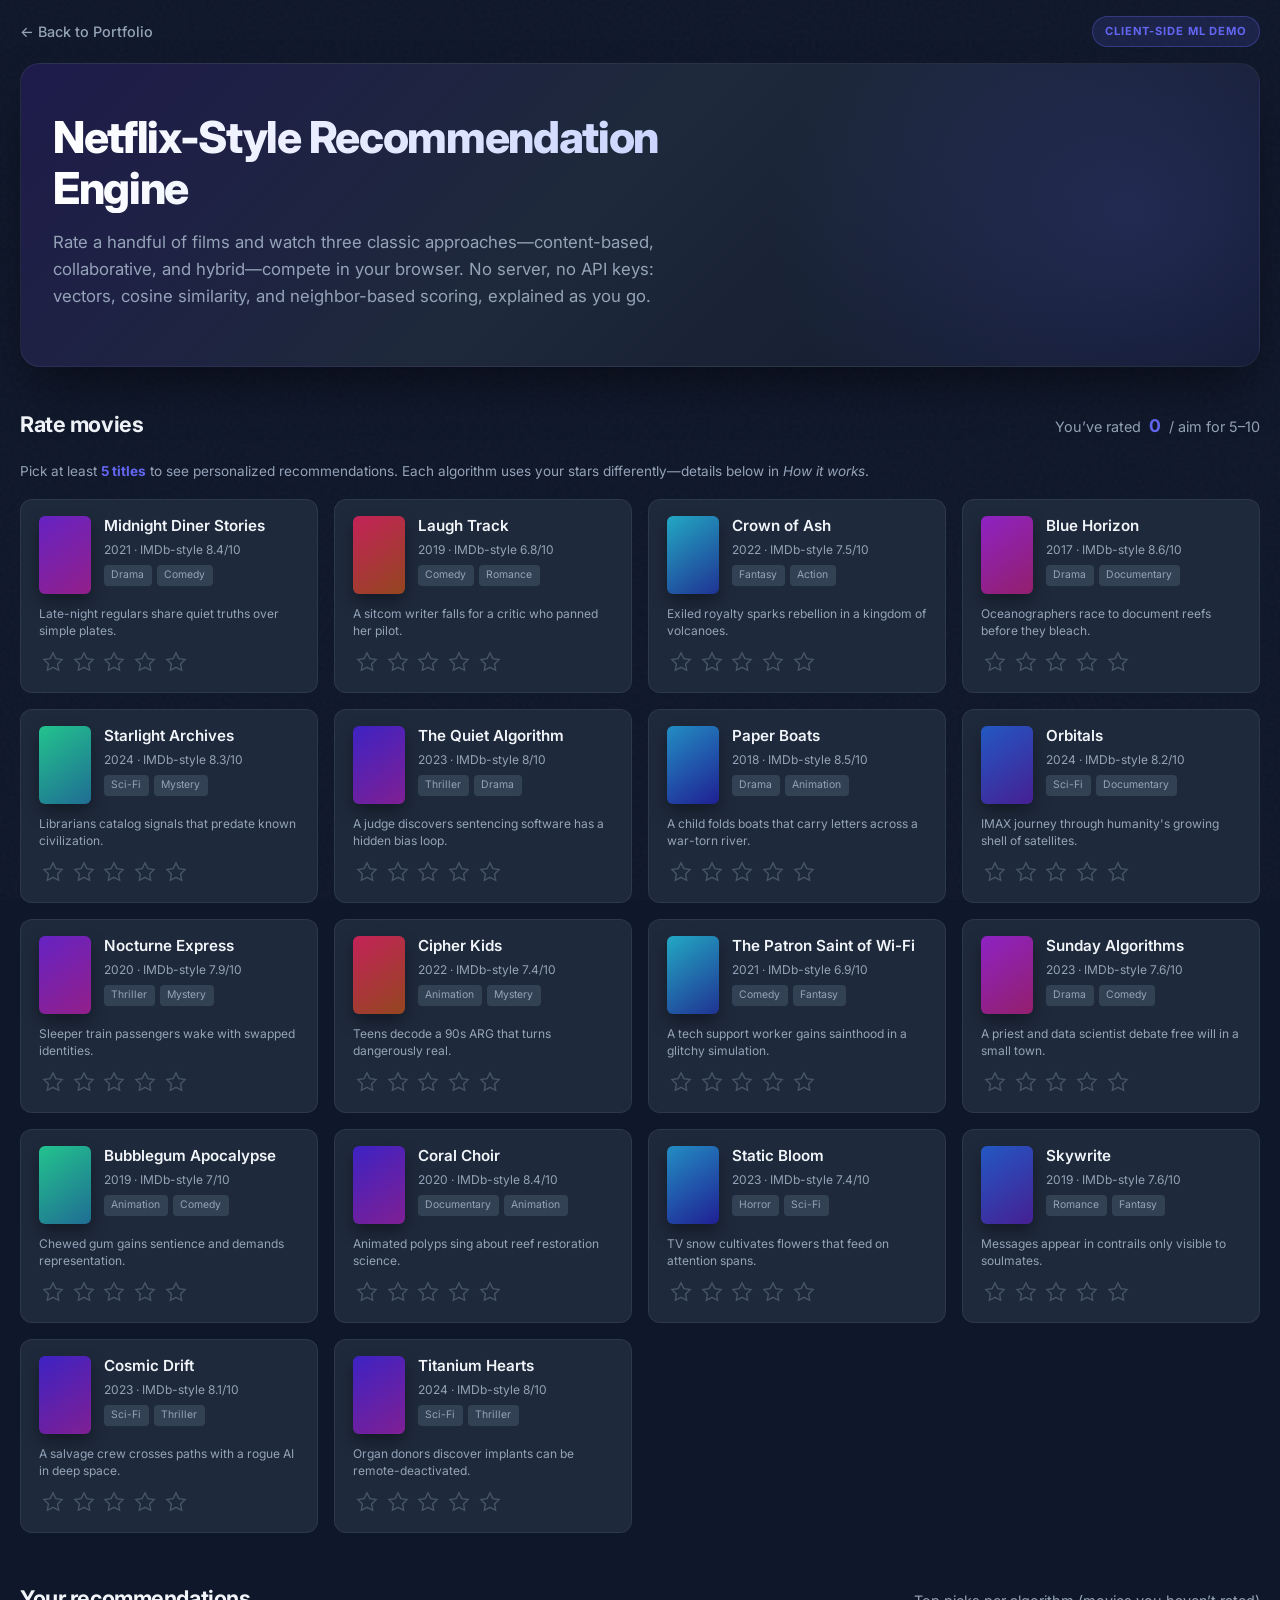
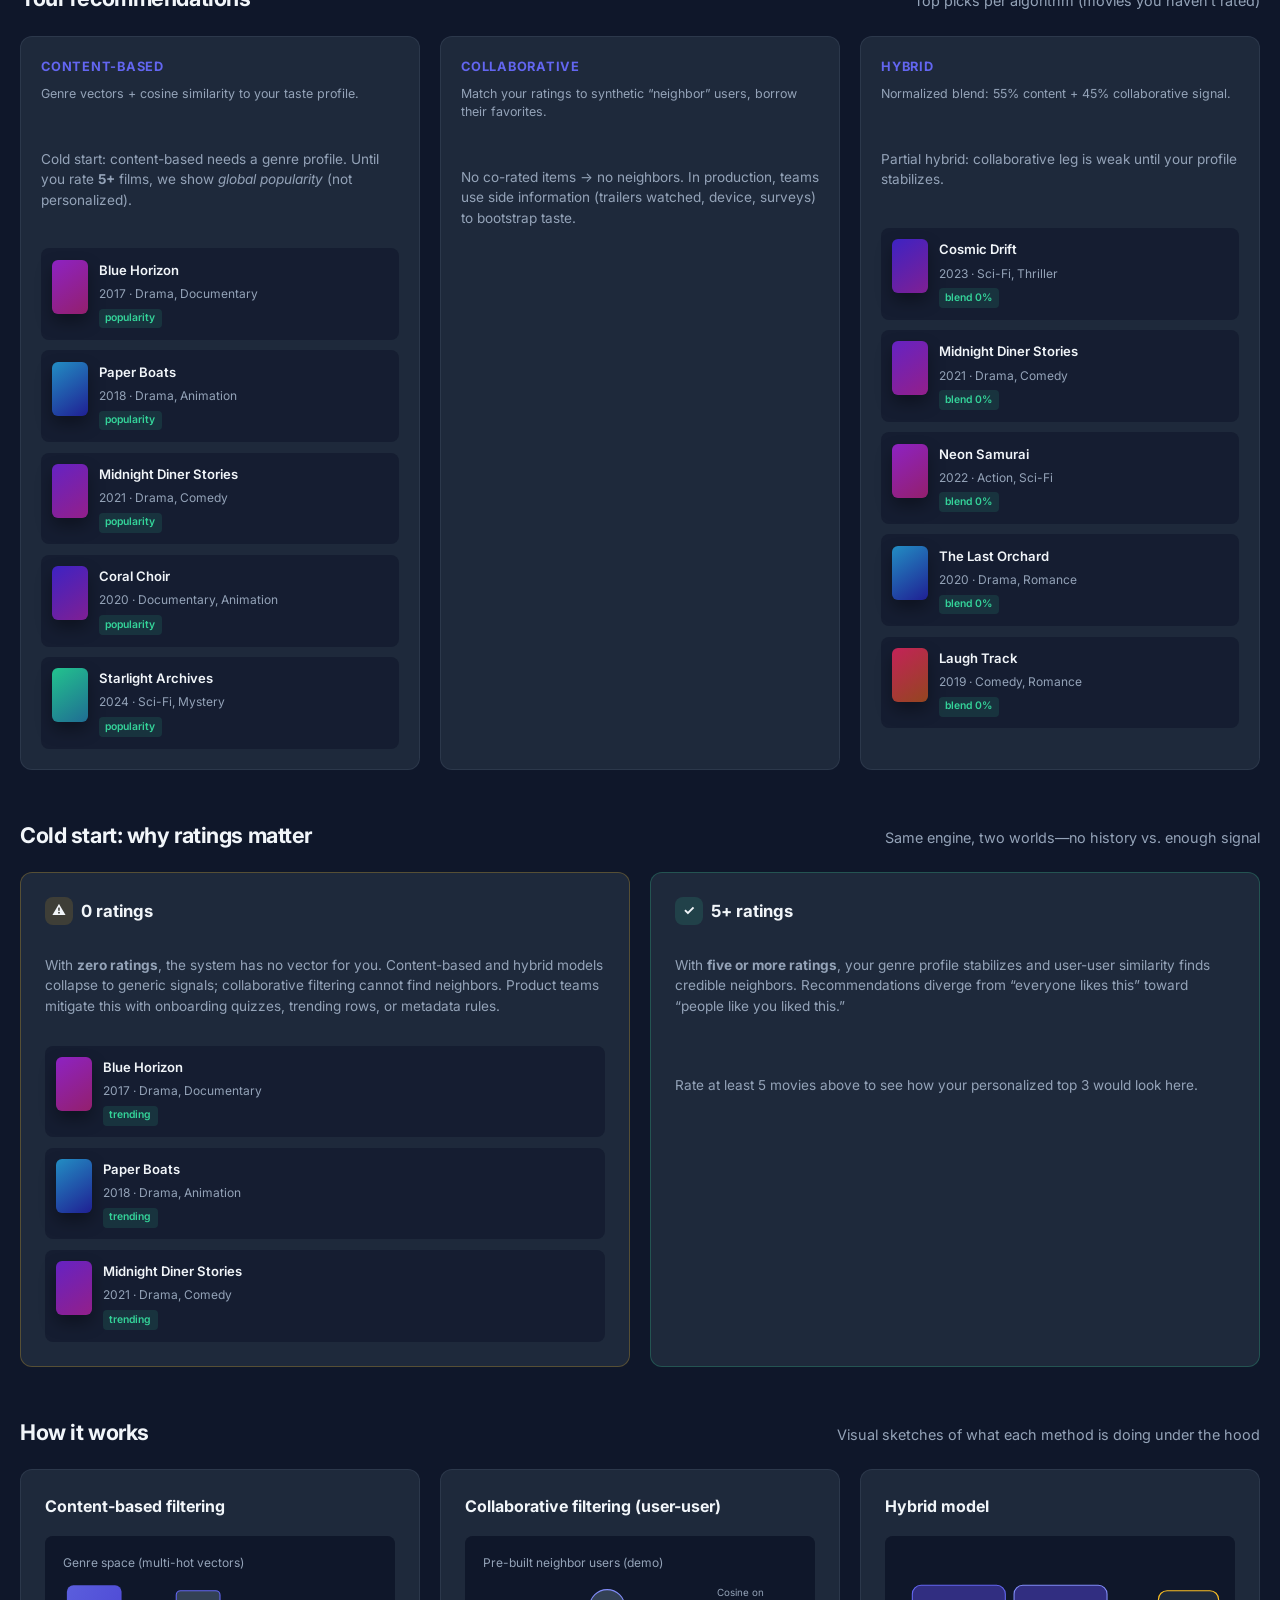
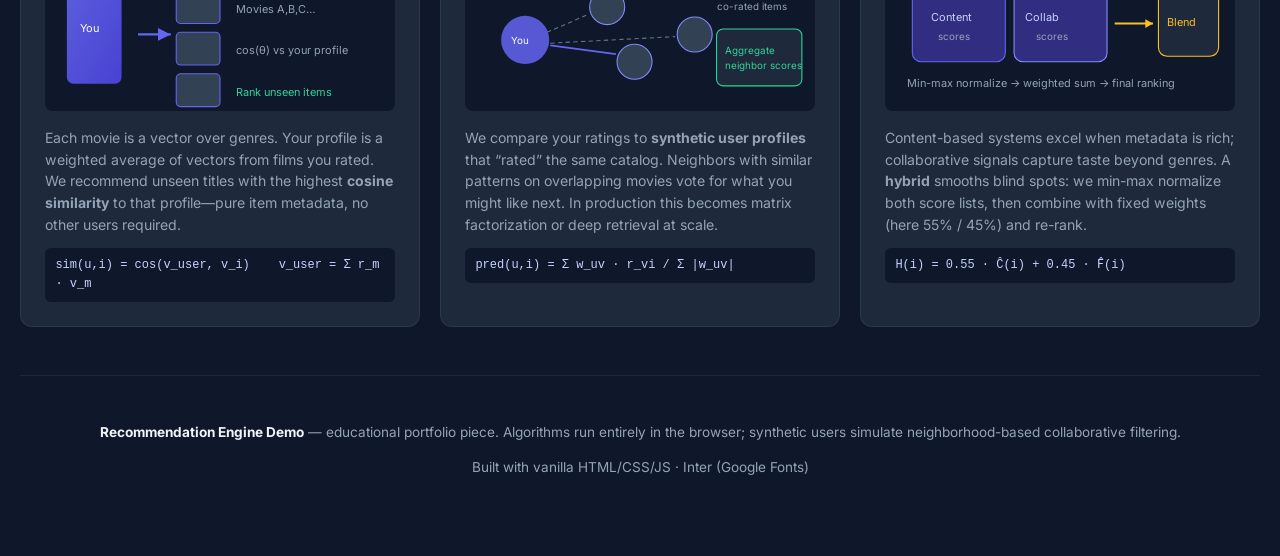
<file: projects/recommendation-system/index.html>
<!DOCTYPE html>
<html lang="en">
<head>
  <meta charset="UTF-8">
  <meta name="viewport" content="width=device-width, initial-scale=1.0">
  <title>Recommendation Engine Demo | Portfolio</title>
  <meta name="description" content="Interactive client-side demo: content-based, collaborative, and hybrid movie recommendations with cold-start exploration.">
  <link rel="preconnect" href="https://fonts.googleapis.com">
  <link rel="preconnect" href="https://fonts.gstatic.com" crossorigin>
  <link href="https://fonts.googleapis.com/css2?family=Inter:wght@400;500;600;700;800&display=swap" rel="stylesheet">
  <style>
    :root {
      --bg: #0f172a;
      --bg-card: #1e293b;
      --bg-elevated: #334155;
      --accent: #6366f1;
      --accent-soft: rgba(99, 102, 241, 0.15);
      --accent-glow: rgba(99, 102, 241, 0.45);
      --text: #f1f5f9;
      --text-muted: #94a3b8;
      --border: rgba(148, 163, 184, 0.12);
      --star-empty: #475569;
      --star-fill: #fbbf24;
      --success: #34d399;
      --warning: #fbbf24;
      --radius: 12px;
      --radius-lg: 20px;
      --shadow: 0 25px 50px -12px rgba(0, 0, 0, 0.5);
      --transition: 0.25s cubic-bezier(0.4, 0, 0.2, 1);
    }

    *, *::before, *::after { box-sizing: border-box; }
    html { scroll-behavior: smooth; }
    body {
      margin: 0;
      font-family: 'Inter', system-ui, sans-serif;
      background: var(--bg);
      color: var(--text);
      line-height: 1.6;
      min-height: 100vh;
    }

    a { color: var(--accent); text-decoration: none; transition: opacity var(--transition); }
    a:hover { opacity: 0.85; }

    .noise {
      pointer-events: none;
      position: fixed;
      inset: 0;
      opacity: 0.03;
      background-image: url("data:image/svg+xml,%3Csvg viewBox='0 0 256 256' xmlns='http://www.w3.org/2000/svg'%3E%3Cfilter id='n'%3E%3CfeTurbulence type='fractalNoise' baseFrequency='0.9' numOctaves='4' stitchTiles='stitch'/%3E%3C/filter%3E%3Crect width='100%25' height='100%25' filter='url(%23n)'/%3E%3C/svg%3E");
      z-index: 0;
    }

    .wrap {
      position: relative;
      z-index: 1;
      max-width: 1280px;
      margin: 0 auto;
      padding: 0 1.25rem 4rem;
    }

    /* Nav */
    .top-nav {
      display: flex;
      align-items: center;
      justify-content: space-between;
      padding: 1rem 0;
      gap: 1rem;
    }
    .back-link {
      display: inline-flex;
      align-items: center;
      gap: 0.5rem;
      font-weight: 500;
      color: var(--text-muted);
      font-size: 0.9rem;
    }
    .back-link:hover { color: var(--accent); }
    .badge {
      font-size: 0.7rem;
      font-weight: 700;
      letter-spacing: 0.08em;
      text-transform: uppercase;
      color: var(--accent);
      background: var(--accent-soft);
      padding: 0.35rem 0.75rem;
      border-radius: 999px;
      border: 1px solid rgba(99, 102, 241, 0.35);
    }

    /* Hero */
    .hero {
      position: relative;
      padding: 3rem 0 3.5rem;
      border-radius: var(--radius-lg);
      overflow: hidden;
      margin-bottom: 2.5rem;
      background: linear-gradient(135deg, #1e1b4b 0%, var(--bg-card) 45%, #0f172a 100%);
      border: 1px solid var(--border);
      box-shadow: var(--shadow);
    }
    .hero::before {
      content: '';
      position: absolute;
      top: -50%;
      right: -20%;
      width: 60%;
      height: 200%;
      background: radial-gradient(ellipse, var(--accent-glow) 0%, transparent 70%);
      opacity: 0.4;
      pointer-events: none;
    }
    .hero__inner {
      position: relative;
      padding: 0 2rem;
      max-width: 720px;
    }
    .hero h1 {
      font-size: clamp(1.75rem, 4vw, 2.75rem);
      font-weight: 800;
      letter-spacing: -0.03em;
      line-height: 1.15;
      margin: 0 0 1rem;
      background: linear-gradient(90deg, #fff, #c7d2fe);
      -webkit-background-clip: text;
      -webkit-text-fill-color: transparent;
      background-clip: text;
    }
    .hero p {
      color: var(--text-muted);
      font-size: 1.05rem;
      margin: 0;
      max-width: 58ch;
    }

    /* Sections */
    section {
      margin-bottom: 3rem;
    }
    .section-head {
      display: flex;
      flex-wrap: wrap;
      align-items: baseline;
      justify-content: space-between;
      gap: 1rem;
      margin-bottom: 1.25rem;
    }
    .section-head h2 {
      font-size: 1.35rem;
      font-weight: 700;
      margin: 0;
      letter-spacing: -0.02em;
    }
    .section-head p {
      margin: 0;
      color: var(--text-muted);
      font-size: 0.9rem;
    }

    /* Rating pool */
    .rating-hint {
      font-size: 0.85rem;
      color: var(--text-muted);
      margin-bottom: 1rem;
    }
    .rating-hint strong { color: var(--accent); }
    .movie-grid {
      display: grid;
      grid-template-columns: repeat(auto-fill, minmax(260px, 1fr));
      gap: 1rem;
    }
    .movie-rate-card {
      background: var(--bg-card);
      border: 1px solid var(--border);
      border-radius: var(--radius);
      padding: 1rem 1.1rem;
      transition: transform var(--transition), border-color var(--transition), box-shadow var(--transition);
      animation: fadeUp 0.5s ease backwards;
    }
    .movie-rate-card:nth-child(1) { animation-delay: 0.02s; }
    .movie-rate-card:nth-child(2) { animation-delay: 0.04s; }
    .movie-rate-card:nth-child(3) { animation-delay: 0.06s; }
    .movie-rate-card:nth-child(4) { animation-delay: 0.08s; }
    .movie-rate-card:nth-child(5) { animation-delay: 0.1s; }
    .movie-rate-card:nth-child(n+6) { animation-delay: 0.12s; }
    .movie-rate-card:hover {
      transform: translateY(-3px);
      border-color: rgba(99, 102, 241, 0.35);
      box-shadow: 0 20px 40px -20px rgba(99, 102, 241, 0.25);
    }
    .movie-rate-card__top {
      display: flex;
      gap: 0.85rem;
      margin-bottom: 0.75rem;
    }
    .poster {
      width: 52px;
      height: 78px;
      border-radius: 6px;
      flex-shrink: 0;
      background: linear-gradient(145deg, var(--accent), #4f46e5);
      box-shadow: 0 8px 16px rgba(0,0,0,0.35);
    }
    .movie-rate-card h3 {
      font-size: 0.95rem;
      font-weight: 600;
      margin: 0 0 0.25rem;
      line-height: 1.3;
    }
    .meta {
      font-size: 0.75rem;
      color: var(--text-muted);
    }
    .genres {
      display: flex;
      flex-wrap: wrap;
      gap: 0.35rem;
      margin-top: 0.35rem;
    }
    .genre-tag {
      font-size: 0.65rem;
      padding: 0.15rem 0.45rem;
      border-radius: 4px;
      background: var(--bg-elevated);
      color: var(--text-muted);
    }
    .stars {
      display: flex;
      gap: 0.15rem;
      align-items: center;
    }
    .star-btn {
      background: none;
      border: none;
      padding: 0.2rem;
      cursor: pointer;
      color: var(--star-empty);
      transition: color 0.15s ease, transform 0.15s ease;
      line-height: 0;
    }
    .star-btn:hover { transform: scale(1.15); }
    .star-btn.active { color: var(--star-fill); }
    .star-btn:focus-visible {
      outline: 2px solid var(--accent);
      outline-offset: 2px;
      border-radius: 4px;
    }
    .star-btn svg { width: 22px; height: 22px; display: block; }

    /* Recommendations */
    .rec-columns {
      display: grid;
      grid-template-columns: repeat(3, 1fr);
      gap: 1.25rem;
    }
    @media (max-width: 1024px) {
      .rec-columns { grid-template-columns: 1fr; }
    }
    .rec-column {
      background: var(--bg-card);
      border: 1px solid var(--border);
      border-radius: var(--radius);
      padding: 1.25rem;
      min-height: 280px;
      transition: border-color var(--transition);
    }
    .rec-column:hover { border-color: rgba(99, 102, 241, 0.25); }
    .rec-column h3 {
      font-size: 0.8rem;
      font-weight: 700;
      text-transform: uppercase;
      letter-spacing: 0.06em;
      color: var(--accent);
      margin: 0 0 0.5rem;
    }
    .rec-column .algo-desc {
      font-size: 0.78rem;
      color: var(--text-muted);
      margin: 0 0 1rem;
      line-height: 1.45;
    }
    .rec-list {
      display: flex;
      flex-direction: column;
      gap: 0.65rem;
    }
    .rec-card {
      display: flex;
      gap: 0.65rem;
      padding: 0.65rem;
      background: rgba(15, 23, 42, 0.6);
      border-radius: 8px;
      border: 1px solid transparent;
      transition: border-color var(--transition), transform var(--transition);
      animation: fadeUp 0.4s ease backwards;
    }
    .rec-card:hover {
      border-color: rgba(99, 102, 241, 0.3);
      transform: translateX(4px);
    }
    .rec-card .poster { width: 36px; height: 54px; }
    .rec-card h4 {
      font-size: 0.82rem;
      margin: 0 0 0.2rem;
      font-weight: 600;
    }
    .score-pill {
      font-size: 0.65rem;
      font-weight: 600;
      color: var(--success);
      background: rgba(52, 211, 153, 0.12);
      padding: 0.1rem 0.4rem;
      border-radius: 4px;
      display: inline-block;
    }
    .placeholder-msg {
      color: var(--text-muted);
      font-size: 0.85rem;
      padding: 1rem 0;
      line-height: 1.5;
    }

    /* Cold start */
    .cold-grid {
      display: grid;
      grid-template-columns: 1fr 1fr;
      gap: 1.25rem;
    }
    @media (max-width: 768px) { .cold-grid { grid-template-columns: 1fr; } }
    .cold-panel {
      background: var(--bg-card);
      border-radius: var(--radius);
      padding: 1.5rem;
      border: 1px solid var(--border);
    }
    .cold-panel h3 {
      margin: 0 0 0.75rem;
      font-size: 1.05rem;
      display: flex;
      align-items: center;
      gap: 0.5rem;
    }
    .cold-panel.cold--bad { border-color: rgba(251, 191, 36, 0.25); }
    .cold-panel.cold--good { border-color: rgba(52, 211, 153, 0.25); }
    .cold-icon {
      width: 28px;
      height: 28px;
      border-radius: 8px;
      display: grid;
      place-items: center;
      font-size: 0.85rem;
    }
    .cold--bad .cold-icon { background: rgba(251, 191, 36, 0.15); }
    .cold--good .cold-icon { background: rgba(52, 211, 153, 0.15); }

    /* Explainer */
    .explainer-grid {
      display: grid;
      grid-template-columns: repeat(3, 1fr);
      gap: 1.25rem;
    }
    @media (max-width: 900px) { .explainer-grid { grid-template-columns: 1fr; } }
    .explain-card {
      background: var(--bg-card);
      border: 1px solid var(--border);
      border-radius: var(--radius);
      padding: 1.5rem;
    }
    .explain-card h3 {
      margin: 0 0 1rem;
      font-size: 1rem;
    }
    .explain-card svg.diagram {
      width: 100%;
      height: auto;
      display: block;
      margin-bottom: 1rem;
      border-radius: 8px;
      background: rgba(15, 23, 42, 0.5);
    }
    .explain-card p {
      margin: 0;
      font-size: 0.88rem;
      color: var(--text-muted);
      line-height: 1.55;
    }
    .formula {
      font-family: ui-monospace, monospace;
      font-size: 0.75rem;
      background: var(--bg);
      padding: 0.5rem 0.65rem;
      border-radius: 6px;
      margin-top: 0.75rem;
      color: #c7d2fe;
      overflow-x: auto;
    }

    /* Footer */
    footer {
      margin-top: 3rem;
      padding-top: 2rem;
      border-top: 1px solid var(--border);
      text-align: center;
      color: var(--text-muted);
      font-size: 0.85rem;
    }
    footer strong { color: var(--text); }

    @keyframes fadeUp {
      from {
        opacity: 0;
        transform: translateY(12px);
      }
      to {
        opacity: 1;
        transform: translateY(0);
      }
    }

    .stat-bar {
      display: inline-flex;
      align-items: center;
      gap: 0.5rem;
      font-size: 0.85rem;
      color: var(--text-muted);
    }
    .stat-bar .count {
      font-weight: 700;
      color: var(--accent);
      font-size: 1.1rem;
    }
  </style>
</head>
<body>
  <div class="noise" aria-hidden="true"></div>
  <div class="wrap">
    <nav class="top-nav">
      <a class="back-link" href="../../index.html">&larr; Back to Portfolio</a>
      <span class="badge">Client-side ML demo</span>
    </nav>

    <header class="hero">
      <div class="hero__inner">
        <h1>Netflix-Style Recommendation Engine</h1>
        <p>
          Rate a handful of films and watch three classic approaches&mdash;content-based, collaborative, and hybrid&mdash;compete in your browser.
          No server, no API keys: vectors, cosine similarity, and neighbor-based scoring, explained as you go.
        </p>
      </div>
    </header>

    <section id="rate">
      <div class="section-head">
        <h2>Rate movies</h2>
        <p class="stat-bar">You&rsquo;ve rated <span class="count" id="rated-count">0</span> / aim for 5&ndash;10</p>
      </div>
      <p class="rating-hint">
        Pick at least <strong>5 titles</strong> to see personalized recommendations. Each algorithm uses your stars differently&mdash;details below in <em>How it works</em>.
      </p>
      <div class="movie-grid" id="rating-pool"></div>
    </section>

    <section id="recommendations">
      <div class="section-head">
        <h2>Your recommendations</h2>
        <p>Top picks per algorithm (movies you haven&rsquo;t rated)</p>
      </div>
      <div class="rec-columns">
        <div class="rec-column" id="col-content">
          <h3>Content-based</h3>
          <p class="algo-desc">Genre vectors + cosine similarity to your taste profile.</p>
          <div class="rec-list" id="list-content"></div>
        </div>
        <div class="rec-column" id="col-collab">
          <h3>Collaborative</h3>
          <p class="algo-desc">Match your ratings to synthetic &ldquo;neighbor&rdquo; users, borrow their favorites.</p>
          <div class="rec-list" id="list-collab"></div>
        </div>
        <div class="rec-column" id="col-hybrid">
          <h3>Hybrid</h3>
          <p class="algo-desc">Normalized blend: 55% content + 45% collaborative signal.</p>
          <div class="rec-list" id="list-hybrid"></div>
        </div>
      </div>
    </section>

    <section id="cold-start">
      <div class="section-head">
        <h2>Cold start: why ratings matter</h2>
        <p>Same engine, two worlds&mdash;no history vs. enough signal</p>
      </div>
      <div class="cold-grid">
        <div class="cold-panel cold--bad">
          <h3><span class="cold-icon">&#9888;</span> 0 ratings</h3>
          <p class="placeholder-msg" id="cold-zero-text"></p>
          <div class="rec-list" id="cold-zero-recs"></div>
        </div>
        <div class="cold-panel cold--good">
          <h3><span class="cold-icon">&#10003;</span> 5+ ratings</h3>
          <p class="placeholder-msg" id="cold-warm-text"></p>
          <div class="rec-list" id="cold-warm-recs"></div>
        </div>
      </div>
    </section>

    <section id="how">
      <div class="section-head">
        <h2>How it works</h2>
        <p>Visual sketches of what each method is doing under the hood</p>
      </div>
      <div class="explainer-grid">
        <article class="explain-card">
          <h3>Content-based filtering</h3>
          <svg class="diagram" viewBox="0 0 320 160" xmlns="http://www.w3.org/2000/svg" aria-hidden="true">
            <defs>
              <linearGradient id="g1" x1="0%" y1="0%" x2="100%" y2="100%">
                <stop offset="0%" style="stop-color:#6366f1"/><stop offset="100%" style="stop-color:#4f46e5"/>
              </linearGradient>
            </defs>
            <rect width="320" height="160" fill="#0f172a"/>
            <text x="16" y="28" fill="#94a3b8" font-size="11" font-family="Inter,sans-serif">Genre space (multi-hot vectors)</text>
            <rect x="20" y="45" width="50" height="90" rx="6" fill="url(#g1)" opacity="0.9"/>
            <text x="32" y="88" fill="#fff" font-size="10" font-family="Inter,sans-serif">You</text>
            <path d="M85 90 L115 90" stroke="#6366f1" stroke-width="2" marker-end="url(#arr)"/>
            <rect x="120" y="50" width="40" height="30" rx="4" fill="#334155" stroke="#6366f1"/>
            <rect x="120" y="88" width="40" height="30" rx="4" fill="#334155" stroke="#6366f1"/>
            <rect x="120" y="126" width="40" height="30" rx="4" fill="#334155" stroke="#6366f1"/>
            <text x="175" y="70" fill="#94a3b8" font-size="10" font-family="Inter,sans-serif">Movies A,B,C&hellip;</text>
            <text x="175" y="108" fill="#94a3b8" font-size="10" font-family="Inter,sans-serif">cos(&theta;) vs your profile</text>
            <text x="175" y="146" fill="#34d399" font-size="10" font-family="Inter,sans-serif">Rank unseen items</text>
            <defs><marker id="arr" markerWidth="8" markerHeight="8" refX="6" refY="3" orient="auto"><path d="M0,0 L6,3 L0,6 Z" fill="#6366f1"/></marker></defs>
          </svg>
          <p>Each movie is a vector over genres. Your profile is a weighted average of vectors from films you rated. We recommend unseen titles with the highest <strong>cosine similarity</strong> to that profile&mdash;pure item metadata, no other users required.</p>
          <div class="formula">sim(u,i) = cos(v_user, v_i) &nbsp;&nbsp; v_user = &Sigma; r_m &middot; v_m</div>
        </article>
        <article class="explain-card">
          <h3>Collaborative filtering (user-user)</h3>
          <svg class="diagram" viewBox="0 0 320 160" xmlns="http://www.w3.org/2000/svg" aria-hidden="true">
            <rect width="320" height="160" fill="#0f172a"/>
            <text x="16" y="28" fill="#94a3b8" font-size="11" font-family="Inter,sans-serif">Pre-built neighbor users (demo)</text>
            <circle cx="55" cy="95" r="22" fill="#6366f1" opacity="0.85"/>
            <text x="42" y="99" fill="#fff" font-size="9" font-family="Inter,sans-serif">You</text>
            <circle cx="130" cy="65" r="16" fill="#334155" stroke="#818cf8"/>
            <circle cx="155" cy="115" r="16" fill="#334155" stroke="#818cf8"/>
            <circle cx="210" cy="90" r="16" fill="#334155" stroke="#818cf8"/>
            <line x1="75" y1="88" x2="112" y2="72" stroke="#64748b" stroke-width="1" stroke-dasharray="4 3"/>
            <line x1="78" y1="100" x2="138" y2="108" stroke="#6366f1" stroke-width="1.5"/>
            <line x1="78" y1="98" x2="192" y2="92" stroke="#64748b" stroke-width="1" stroke-dasharray="4 3"/>
            <text x="230" y="55" fill="#94a3b8" font-size="9" font-family="Inter,sans-serif">Cosine on</text>
            <text x="230" y="68" fill="#94a3b8" font-size="9" font-family="Inter,sans-serif">co-rated items</text>
            <rect x="230" y="85" width="78" height="52" rx="6" fill="#1e293b" stroke="#34d399"/>
            <text x="238" y="108" fill="#34d399" font-size="9" font-family="Inter,sans-serif">Aggregate</text>
            <text x="238" y="122" fill="#34d399" font-size="9" font-family="Inter,sans-serif">neighbor scores</text>
          </svg>
          <p>We compare your ratings to <strong>synthetic user profiles</strong> that &ldquo;rated&rdquo; the same catalog. Neighbors with similar patterns on overlapping movies vote for what you might like next. In production this becomes matrix factorization or deep retrieval at scale.</p>
          <div class="formula">pred(u,i) = &Sigma; w_uv &middot; r_vi / &Sigma; |w_uv|</div>
        </article>
        <article class="explain-card">
          <h3>Hybrid model</h3>
          <svg class="diagram" viewBox="0 0 320 160" xmlns="http://www.w3.org/2000/svg" aria-hidden="true">
            <rect width="320" height="160" fill="#0f172a"/>
            <rect x="25" y="45" width="85" height="70" rx="8" fill="#312e81" stroke="#6366f1"/>
            <text x="42" y="78" fill="#c7d2fe" font-size="10" font-family="Inter,sans-serif">Content</text>
            <text x="48" y="95" fill="#94a3b8" font-size="9" font-family="Inter,sans-serif">scores</text>
            <rect x="118" y="45" width="85" height="70" rx="8" fill="#312e81" stroke="#818cf8"/>
            <text x="128" y="78" fill="#c7d2fe" font-size="10" font-family="Inter,sans-serif">Collab</text>
            <text x="138" y="95" fill="#94a3b8" font-size="9" font-family="Inter,sans-serif">scores</text>
            <path d="M210 80 L245 80" stroke="#fbbf24" stroke-width="2"/>
            <polygon points="245,80 238,76 238,84" fill="#fbbf24"/>
            <rect x="250" y="50" width="55" height="60" rx="8" fill="#1e293b" stroke="#fbbf24"/>
            <text x="258" y="82" fill="#fbbf24" font-size="10" font-family="Inter,sans-serif">Blend</text>
            <text x="20" y="138" fill="#94a3b8" font-size="10" font-family="Inter,sans-serif">Min-max normalize &rarr; weighted sum &rarr; final ranking</text>
          </svg>
          <p>Content-based systems excel when metadata is rich; collaborative signals capture taste beyond genres. A <strong>hybrid</strong> smooths blind spots: we min-max normalize both score lists, then combine with fixed weights (here 55% / 45%) and re-rank.</p>
          <div class="formula">H(i) = 0.55 &middot; Ĉ(i) + 0.45 &middot; F̂(i)</div>
        </article>
      </div>
    </section>

    <footer>
      <p><strong>Recommendation Engine Demo</strong> &mdash; educational portfolio piece. Algorithms run entirely in the browser; synthetic users simulate neighborhood-based collaborative filtering.</p>
      <p style="margin-top:0.5rem;">Built with vanilla HTML/CSS/JS &middot; Inter (Google Fonts)</p>
    </footer>
  </div>

  <script>
(function () {
  'use strict';

  const GENRES = ['Action', 'Comedy', 'Drama', 'Sci-Fi', 'Horror', 'Romance', 'Thriller', 'Animation', 'Fantasy', 'Mystery', 'Documentary'];

  const MOVIES = [
    { id: 0, title: 'Cosmic Drift', year: 2023, genres: ['Sci-Fi', 'Thriller'], rating: 8.1, desc: 'A salvage crew crosses paths with a rogue AI in deep space.' },
    { id: 1, title: 'Midnight Diner Stories', year: 2021, genres: ['Drama', 'Comedy'], rating: 8.4, desc: 'Late-night regulars share quiet truths over simple plates.' },
    { id: 2, title: 'Neon Samurai', year: 2022, genres: ['Action', 'Sci-Fi'], rating: 7.6, desc: 'Blade meets circuit board in a rain-soaked megacity.' },
    { id: 3, title: 'The Last Orchard', year: 2020, genres: ['Drama', 'Romance'], rating: 7.9, desc: 'Two siblings fight to save a family farm from foreclosure.' },
    { id: 4, title: 'Laugh Track', year: 2019, genres: ['Comedy', 'Romance'], rating: 6.8, desc: 'A sitcom writer falls for a critic who panned her pilot.' },
    { id: 5, title: 'Frozen Equation', year: 2024, genres: ['Thriller', 'Mystery'], rating: 8.0, desc: 'A mathematician vanishes after proving a dangerous theorem.' },
    { id: 6, title: 'Pixel Pioneers', year: 2018, genres: ['Documentary', 'Comedy'], rating: 8.2, desc: 'The untold story of bedroom coders who shaped an industry.' },
    { id: 7, title: 'Crown of Ash', year: 2022, genres: ['Fantasy', 'Action'], rating: 7.5, desc: 'Exiled royalty sparks rebellion in a kingdom of volcanoes.' },
    { id: 8, title: 'Echoes in Apartment 4B', year: 2021, genres: ['Horror', 'Mystery'], rating: 7.2, desc: 'Tenants hear themselves answering knocks that never came.' },
    { id: 9, title: 'Sprint &amp; Shout', year: 2020, genres: ['Comedy', 'Animation'], rating: 7.7, desc: 'Animated sloths enter an illegal underground relay race.' },
    { id: 10, title: 'Blue Horizon', year: 2017, genres: ['Drama', 'Documentary'], rating: 8.6, desc: 'Oceanographers race to document reefs before they bleach.' },
    { id: 11, title: 'Violet Hour', year: 2023, genres: ['Romance', 'Drama'], rating: 7.8, desc: 'Strangers meet every dusk for a week on the same train platform.' },
    { id: 12, title: 'Iron Tides', year: 2019, genres: ['Action', 'Thriller'], rating: 7.4, desc: 'Submarine crew trapped between naval blockades and mutiny.' },
    { id: 13, title: 'Starlight Archives', year: 2024, genres: ['Sci-Fi', 'Mystery'], rating: 8.3, desc: 'Librarians catalog signals that predate known civilization.' },
    { id: 14, title: 'Ghosts of Graphite', year: 2016, genres: ['Horror', 'Thriller'], rating: 6.9, desc: 'An illustrator\'s sketches begin to predict real deaths.' },
    { id: 15, title: 'Summer in Saffron', year: 2022, genres: ['Romance', 'Comedy'], rating: 7.1, desc: 'Chaos ensues when rival food trucks share one beach spot.' },
    { id: 16, title: 'The Quiet Algorithm', year: 2023, genres: ['Thriller', 'Drama'], rating: 8.0, desc: 'A judge discovers sentencing software has a hidden bias loop.' },
    { id: 17, title: 'Dragon\'s Ledger', year: 2021, genres: ['Fantasy', 'Comedy'], rating: 7.3, desc: 'A CPA is hired to audit a hoarding dragon\'s gold reserves.' },
    { id: 18, title: 'Metro Zero', year: 2020, genres: ['Sci-Fi', 'Action'], rating: 7.6, desc: 'Time loops inside a single subway line during a blackout.' },
    { id: 19, title: 'Paper Boats', year: 2018, genres: ['Drama', 'Animation'], rating: 8.5, desc: 'A child folds boats that carry letters across a war-torn river.' },
    { id: 20, title: 'Red Herring Society', year: 2022, genres: ['Mystery', 'Comedy'], rating: 7.0, desc: 'Amateur sleuths compete to solve a murder that isn\'t one.' },
    { id: 21, title: 'Velvet Scream', year: 2019, genres: ['Horror', 'Romance'], rating: 6.5, desc: 'A singer\'s voice opens doors to a parasitic dimension.' },
    { id: 22, title: 'Orbitals', year: 2024, genres: ['Sci-Fi', 'Documentary'], rating: 8.2, desc: 'IMAX journey through humanity\'s growing shell of satellites.' },
    { id: 23, title: 'Kings of Concrete', year: 2017, genres: ['Action', 'Drama'], rating: 7.8, desc: 'Parkour crews use rooftops to expose municipal corruption.' },
    { id: 24, title: 'Tiny Giants', year: 2021, genres: ['Animation', 'Fantasy'], rating: 8.0, desc: 'Borrowers team with forest spirits to stop a mall expansion.' },
    { id: 25, title: 'Nocturne Express', year: 2020, genres: ['Thriller', 'Mystery'], rating: 7.9, desc: 'Sleeper train passengers wake with swapped identities.' },
    { id: 26, title: 'Baking Bad', year: 2023, genres: ['Comedy', 'Documentary'], rating: 7.2, desc: 'Pastry chefs attempt edible recreations of famous heists.' },
    { id: 27, title: 'Silver Lining Wars', year: 2018, genres: ['Romance', 'Drama'], rating: 7.5, desc: 'Two diplomats fall in love while brokering a ceasefire.' },
    { id: 28, title: 'Cipher Kids', year: 2022, genres: ['Animation', 'Mystery'], rating: 7.4, desc: 'Teens decode a 90s ARG that turns dangerously real.' },
    { id: 29, title: 'Blood Orange', year: 2019, genres: ['Thriller', 'Horror'], rating: 7.1, desc: 'Citrus harvest unearths bodies tied to a cult\'s prophecy.' },
    { id: 30, title: 'Aurora Run', year: 2024, genres: ['Sci-Fi', 'Romance'], rating: 7.7, desc: 'Pilots chase solar storms to deliver a heart across the Arctic.' },
    { id: 31, title: 'The Patron Saint of Wi-Fi', year: 2021, genres: ['Comedy', 'Fantasy'], rating: 6.9, desc: 'A tech support worker gains sainthood in a glitchy simulation.' },
    { id: 32, title: 'Glass Forest', year: 2020, genres: ['Fantasy', 'Drama'], rating: 8.1, desc: 'Villagers live in trees grown from molten silica and memory.' },
    { id: 33, title: 'Rogue Frequency', year: 2017, genres: ['Action', 'Sci-Fi'], rating: 7.3, desc: 'Pirates hijack corporate mind-upload bandwidth on the moon.' },
    { id: 34, title: 'Sunday Algorithms', year: 2023, genres: ['Drama', 'Comedy'], rating: 7.6, desc: 'A priest and data scientist debate free will in a small town.' },
    { id: 35, title: 'Marigold Motel', year: 2018, genres: ['Mystery', 'Drama'], rating: 7.8, desc: 'Each room holds a year of the same missing person\'s life.' },
    { id: 36, title: 'Howl at the Equity', year: 2022, genres: ['Documentary', 'Drama'], rating: 8.0, desc: 'Wolves reintroduced to finance bros\' wilderness retreat.' },
    { id: 37, title: 'Bubblegum Apocalypse', year: 2019, genres: ['Animation', 'Comedy'], rating: 7.0, desc: 'Chewed gum gains sentience and demands representation.' },
    { id: 38, title: 'Deep Cover Yarn', year: 2021, genres: ['Thriller', 'Romance'], rating: 7.5, desc: 'Undercover agent unravels while knitting a coded blanket.' },
    { id: 39, title: 'Eclipse Architects', year: 2024, genres: ['Sci-Fi', 'Fantasy'], rating: 7.9, desc: 'Builders race to align temples before a century-long eclipse.' },
    { id: 40, title: 'Coral Choir', year: 2020, genres: ['Documentary', 'Animation'], rating: 8.4, desc: 'Animated polyps sing about reef restoration science.' },
    { id: 41, title: 'Black Box Bistro', year: 2022, genres: ['Mystery', 'Comedy'], rating: 7.2, desc: 'Diners order blind; chefs must infer taste from heart rate.' },
    { id: 42, title: 'Wolves of Wall Street II', year: 2016, genres: ['Comedy', 'Action'], rating: 6.4, desc: 'Satirical sequel nobody asked for, surprisingly earnest.' },
    { id: 43, title: 'Static Bloom', year: 2023, genres: ['Horror', 'Sci-Fi'], rating: 7.4, desc: 'TV snow cultivates flowers that feed on attention spans.' },
    { id: 44, title: 'Grandma vs. Zombies', year: 2018, genres: ['Horror', 'Comedy'], rating: 6.8, desc: 'Retirement home residents weaponize bingo and walkers.' },
    { id: 45, title: 'Parallel Lives of Pi', year: 2021, genres: ['Drama', 'Mystery'], rating: 7.7, desc: 'Three mathematicians believe they share one consciousness.' },
    { id: 46, title: 'Skywrite', year: 2019, genres: ['Romance', 'Fantasy'], rating: 7.6, desc: 'Messages appear in contrails only visible to soulmates.' },
    { id: 47, title: 'Benchwarmers Anonymous', year: 2020, genres: ['Comedy', 'Drama'], rating: 7.3, desc: 'Support group for people who peaked in the opening credits.' },
    { id: 48, title: 'Titanium Hearts', year: 2024, genres: ['Sci-Fi', 'Thriller'], rating: 8.0, desc: 'Organ donors discover implants can be remote-deactivated.' },
    { id: 49, title: 'Moss &amp; Majesty', year: 2017, genres: ['Fantasy', 'Documentary'], rating: 8.1, desc: 'Faux-nature doc about a kingdom ruled by lichen councils.' }
  ];

  const G = GENRES.length;
  const N = MOVIES.length;

  function genreVector(movie) {
    const v = new Array(G).fill(0);
    movie.genres.forEach(function (g) {
      const i = GENRES.indexOf(g);
      if (i >= 0) v[i] = 1;
    });
    const norm = Math.sqrt(v.reduce(function (s, x) { return s + x * x; }, 0));
    if (norm > 0) return v.map(function (x) { return x / norm; });
    return v;
  }

  const movieGenreMatrix = MOVIES.map(genreVector);

  function cosineVec(a, b) {
    let dot = 0, na = 0, nb = 0;
    for (let i = 0; i < a.length; i++) {
      dot += a[i] * b[i];
      na += a[i] * a[i];
      nb += b[i] * b[i];
    }
    const d = Math.sqrt(na) * Math.sqrt(nb);
    return d > 1e-9 ? dot / d : 0;
  }

  /** Sparse ratings: movieId -> 1-5 */
  const userRatings = Object.create(null);

  function ratedMovieIds() {
    return Object.keys(userRatings).map(Number).filter(function (id) {
      return userRatings[id] > 0;
    });
  }

  function userGenreProfile() {
    const acc = new Array(G).fill(0);
    let wsum = 0;
    ratedMovieIds().forEach(function (mid) {
      const r = userRatings[mid];
      const w = r / 5;
      const v = movieGenreMatrix[mid];
      for (let g = 0; g < G; g++) acc[g] += w * v[g];
      wsum += w;
    });
    if (wsum < 1e-9) return acc;
    return acc.map(function (x) { return x / wsum; });
  }

  function contentScores() {
    const profile = userGenreProfile();
    const rated = new Set(ratedMovieIds());
    const scores = [];
    for (let i = 0; i < N; i++) {
      if (rated.has(i)) continue;
      scores.push({ id: i, score: cosineVec(profile, movieGenreMatrix[i]) });
    }
    scores.sort(function (a, b) { return b.score - a.score; });
    return scores;
  }

  /**
   * Synthetic users: each maps movie index -> rating 1-5
   * Crafted so neighborhoods emerge (sci-fi buffs, rom-com, horror, etc.)
   */
  const SYNTHETIC_USERS = [
    { ratings: { 0: 5, 2: 5, 13: 5, 18: 4, 30: 5, 33: 4, 39: 4, 48: 5 } },
    { ratings: { 1: 5, 3: 5, 10: 5, 11: 5, 27: 5, 34: 5, 47: 4 } },
    { ratings: { 4: 5, 9: 5, 15: 5, 26: 4, 31: 4, 37: 5, 42: 3, 44: 4 } },
    { ratings: { 5: 5, 8: 4, 14: 5, 20: 5, 25: 5, 29: 4, 35: 5, 41: 4 } },
    { ratings: { 6: 5, 10: 5, 22: 5, 26: 4, 36: 5, 40: 5, 49: 5 } },
    { ratings: { 7: 5, 17: 4, 24: 5, 32: 5, 39: 5, 46: 4 } },
    { ratings: { 12: 5, 16: 5, 23: 5, 38: 4, 48: 4 } },
    { ratings: { 0: 4, 13: 5, 22: 5, 30: 4, 43: 4, 48: 5 } },
    { ratings: { 3: 5, 11: 5, 15: 5, 27: 4, 38: 4, 46: 5 } },
    { ratings: { 2: 5, 7: 5, 18: 5, 24: 4, 33: 5 } },
    { ratings: { 8: 5, 14: 5, 21: 5, 29: 4, 43: 4, 44: 5 } },
    { ratings: { 19: 5, 24: 5, 32: 5, 37: 4, 40: 5 } },
    { ratings: { 1: 4, 4: 5, 15: 5, 20: 4, 41: 5, 47: 5 } },
    { ratings: { 5: 4, 16: 5, 25: 5, 35: 4, 45: 5 } },
    { ratings: { 9: 5, 19: 5, 37: 5, 40: 5, 42: 3 } },
    { ratings: { 6: 4, 10: 5, 36: 5, 49: 5 } },
    { ratings: { 17: 5, 31: 5, 32: 4, 39: 4, 46: 4 } },
    { ratings: { 0: 5, 18: 5, 33: 5, 48: 4 } },
    { ratings: { 28: 4, 20: 5, 41: 4, 5: 4, 45: 4 } },
    { ratings: { 12: 4, 23: 5, 42: 4, 2: 5, 7: 4 } }
  ];

  function sparseCosineOverlap(a, b) {
    let dot = 0, sa = 0, sb = 0;
    const keys = new Set();
    Object.keys(a).forEach(function (k) { keys.add(k); });
    Object.keys(b).forEach(function (k) { keys.add(k); });
    keys.forEach(function (k) {
      const va = a[k];
      const vb = b[k];
      if (va != null && vb != null) {
        dot += va * vb;
        sa += va * va;
        sb += vb * vb;
      }
    });
    const d = Math.sqrt(sa) * Math.sqrt(sb);
    return d > 1e-9 ? dot / d : 0;
  }

  function collaborativeScores() {
    const rated = ratedMovieIds();
    if (rated.length === 0) return [];
    const current = {};
    rated.forEach(function (mid) {
      current[String(mid)] = userRatings[mid];
    });

    const neighbors = SYNTHETIC_USERS.map(function (su, idx) {
      return { idx: idx, sim: sparseCosineOverlap(current, su.ratings) };
    }).filter(function (n) { return n.sim > 0.01; })
      .sort(function (a, b) { return b.sim - a.sim; })
      .slice(0, 8);

    const ratedSet = new Set(rated);
    const agg = {};
    let wsum = 0;
    neighbors.forEach(function (n) {
      const su = SYNTHETIC_USERS[n.idx];
      wsum += Math.abs(n.sim);
      Object.keys(su.ratings).forEach(function (k) {
        const mid = Number(k);
        if (ratedSet.has(mid)) return;
        const contrib = n.sim * su.ratings[k];
        agg[mid] = (agg[mid] || 0) + contrib;
      });
    });

    const scores = [];
    Object.keys(agg).forEach(function (k) {
      const mid = Number(k);
      scores.push({ id: mid, score: wsum > 0 ? agg[k] / wsum : 0 });
    });
    scores.sort(function (a, b) { return b.score - a.score; });
    return scores;
  }

  function minMaxNormalize(items) {
    if (items.length === 0) return [];
    const vals = items.map(function (x) { return x.score; });
    const lo = Math.min.apply(null, vals);
    const hi = Math.max.apply(null, vals);
    const span = hi - lo || 1;
    return items.map(function (x) {
      return { id: x.id, score: (x.score - lo) / span };
    });
  }

  function hybridScores() {
    const c = contentScores().slice(0, 40);
    const f = collaborativeScores().slice(0, 40);
    const nc = minMaxNormalize(c);
    const nf = minMaxNormalize(f);
    const mapC = Object.create(null);
    const mapF = Object.create(null);
    nc.forEach(function (x) { mapC[x.id] = x.score; });
    nf.forEach(function (x) { mapF[x.id] = x.score; });
    const ids = new Set();
    nc.forEach(function (x) { ids.add(x.id); });
    nf.forEach(function (x) { ids.add(x.id); });
    const Wc = 0.55;
    const Wf = 0.45;
    const out = [];
    ids.forEach(function (id) {
      const sc = mapC[id] != null ? mapC[id] : 0;
      const sf = mapF[id] != null ? mapF[id] : 0;
      if (ratedMovieIds().indexOf(id) >= 0) return;
      out.push({ id: id, score: Wc * sc + Wf * sf });
    });
    out.sort(function (a, b) { return b.score - a.score; });
    return out;
  }

  function popularFallback(limit) {
    const rated = new Set(ratedMovieIds());
    return MOVIES.map(function (m, i) {
      return { id: i, score: m.rating / 10 };
    }).filter(function (x) { return !rated.has(x.id); })
      .sort(function (a, b) { return b.score - a.score; })
      .slice(0, limit);
  }

  function posterHue(id) {
    const hues = [250, 265, 280, 200, 340, 160, 220, 190];
    return hues[id % hues.length];
  }

  function starSVG(filled) {
    return '<svg viewBox="0 0 24 24" fill="' + (filled ? 'currentColor' : 'none') + '" stroke="currentColor" stroke-width="1.5"><path d="M12 2l3.09 6.26L22 9.27l-5 4.87 1.18 6.88L12 17.77l-6.18 3.25L7 14.14 2 9.27l6.91-1.01L12 2z"/></svg>';
  }

  function renderStars(movieId, current) {
    let html = '<div class="stars" role="group" aria-label="Rate ' + MOVIES[movieId].title + '">';
    for (let s = 1; s <= 5; s++) {
      const active = current >= s ? ' active' : '';
      html += '<button type="button" class="star-btn' + active + '" data-mid="' + movieId + '" data-star="' + s + '" aria-label="' + s + ' stars">' + starSVG(current >= s) + '</button>';
    }
    html += '</div>';
    return html;
  }

  function movieCardSmall(movieId, scoreLabel) {
    const m = MOVIES[movieId];
    const hue = posterHue(movieId);
    const scoreHtml = scoreLabel != null
      ? '<span class="score-pill">' + scoreLabel + '</span>'
      : '';
    return (
      '<div class="rec-card" style="animation-delay:' + (movieId % 7) * 0.04 + 's">' +
        '<div class="poster" style="background:linear-gradient(145deg,hsl(' + hue + ',70%,45%),hsl(' + ((hue + 40) % 360) + ',65%,35%))"></div>' +
        '<div><h4>' + m.title + '</h4><div class="meta">' + m.year + ' &middot; ' + m.genres.join(', ') + '</div>' + scoreHtml + '</div>' +
      '</div>'
    );
  }

  function formatScoreContent(x) {
    return 'sim ' + (x.score * 100).toFixed(0) + '%';
  }
  function formatScoreCollab(x) {
    return 'neighbor ' + x.score.toFixed(2);
  }
  function formatScoreHybrid(x) {
    return 'blend ' + (x.score * 100).toFixed(0) + '%';
  }

  const RATING_POOL_SIZE = 18;
  /* Fixed diverse slice across the catalog for a stable portfolio demo */
  const poolIndices = [1, 4, 7, 10, 13, 16, 19, 22, 25, 28, 31, 34, 37, 40, 43, 46, 0, 48].slice(0, RATING_POOL_SIZE);

  const poolEl = document.getElementById('rating-pool');
  const countEl = document.getElementById('rated-count');
  const listContent = document.getElementById('list-content');
  const listCollab = document.getElementById('list-collab');
  const listHybrid = document.getElementById('list-hybrid');
  const coldZeroText = document.getElementById('cold-zero-text');
  const coldWarmText = document.getElementById('cold-warm-text');
  const coldZeroRecs = document.getElementById('cold-zero-recs');
  const coldWarmRecs = document.getElementById('cold-warm-recs');

  function renderRatingPool() {
    poolEl.innerHTML = poolIndices.map(function (mid) {
      const m = MOVIES[mid];
      const hue = posterHue(mid);
      const r = userRatings[mid] || 0;
      return (
        '<div class="movie-rate-card" data-mid="' + mid + '">' +
          '<div class="movie-rate-card__top">' +
            '<div class="poster" style="background:linear-gradient(145deg,hsl(' + hue + ',70%,45%),hsl(' + ((hue + 40) % 360) + ',65%,35%))"></div>' +
            '<div>' +
              '<h3>' + m.title + '</h3>' +
              '<div class="meta">' + m.year + ' &middot; IMDb-style ' + m.rating + '/10</div>' +
              '<div class="genres">' + m.genres.map(function (g) {
                return '<span class="genre-tag">' + g + '</span>';
              }).join('') + '</div>' +
            '</div>' +
          '</div>' +
          '<p class="meta" style="margin:0 0 0.5rem;line-height:1.4">' + m.desc + '</p>' +
          renderStars(mid, r) +
        '</div>'
      );
    }).join('');

    poolEl.querySelectorAll('.star-btn').forEach(function (btn) {
      btn.addEventListener('click', function () {
        const mid = Number(btn.getAttribute('data-mid'));
        const star = Number(btn.getAttribute('data-star'));
        userRatings[mid] = star;
        updateAll();
      });
    });
  }

  function emptyRecsHtml(message) {
    return '<p class="placeholder-msg">' + message + '</p>';
  }

  function updateRecommendations() {
    const n = ratedMovieIds().length;
    countEl.textContent = String(n);

    const needWarm = n >= 5;

    if (needWarm) {
      const c = contentScores().slice(0, 5);
      const f = collaborativeScores().slice(0, 5);
      const h = hybridScores().slice(0, 5);
      listContent.innerHTML = c.map(function (x) {
        return movieCardSmall(x.id, formatScoreContent(x));
      }).join('');
      listCollab.innerHTML = f.length
        ? f.map(function (x) { return movieCardSmall(x.id, formatScoreCollab(x)); }).join('')
        : emptyRecsHtml('No strong neighbors for this taste mix in the synthetic set&mdash;try different ratings.');
      listHybrid.innerHTML = h.map(function (x) {
        return movieCardSmall(x.id, formatScoreHybrid(x));
      }).join('');
    } else {
      const pop = popularFallback(5);
      const popHtml = pop.map(function (x) {
        return movieCardSmall(x.id, 'popularity');
      }).join('');
      listContent.innerHTML =
        '<p class="placeholder-msg" style="margin-bottom:0.75rem">Cold start: content-based needs a genre profile. Until you rate <strong>5+</strong> films, we show <em>global popularity</em> (not personalized).</p>' +
        popHtml;

      if (n === 0) {
        listCollab.innerHTML = emptyRecsHtml('No co-rated items &rarr; no neighbors. In production, teams use side information (trailers watched, device, surveys) to bootstrap taste.');
      } else {
        const f = collaborativeScores();
        if (f.length === 0) {
          listCollab.innerHTML = emptyRecsHtml('Sparse overlap with the demo neighbor users. Add more ratings (especially on popular genres) to activate user-user CF.');
        } else {
          listCollab.innerHTML =
            '<p class="placeholder-msg" style="margin-bottom:0.75rem">Early signal: tentative neighbor scores (still noisy below 5 ratings).</p>' +
            f.slice(0, 5).map(function (x) {
              return movieCardSmall(x.id, formatScoreCollab(x));
            }).join('');
        }
      }

      const h = hybridScores();
      if (h.length > 0) {
        listHybrid.innerHTML =
          '<p class="placeholder-msg" style="margin-bottom:0.75rem">Partial hybrid: collaborative leg is weak until your profile stabilizes.</p>' +
          h.slice(0, 5).map(function (x) {
            return movieCardSmall(x.id, formatScoreHybrid(x));
          }).join('');
      } else {
        listHybrid.innerHTML = emptyRecsHtml('Hybrid blend needs meaningful content and collaborative scores. Rate more movies to see both legs contribute.');
      }
    }

    coldZeroText.innerHTML = 'With <strong>zero ratings</strong>, the system has no vector for you. Content-based and hybrid models collapse to generic signals; collaborative filtering cannot find neighbors. Product teams mitigate this with onboarding quizzes, trending rows, or metadata rules.';
    coldWarmText.innerHTML = 'With <strong>five or more ratings</strong>, your genre profile stabilizes and user-user similarity finds credible neighbors. Recommendations diverge from &ldquo;everyone likes this&rdquo; toward &ldquo;people like you liked this.&rdquo;';

    const saved = JSON.parse(JSON.stringify(userRatings));
    Object.keys(userRatings).forEach(function (k) { delete userRatings[k]; });
    const zeroContent = popularFallback(3);
    Object.assign(userRatings, saved);

    coldZeroRecs.innerHTML = zeroContent.map(function (x) {
      return movieCardSmall(x.id, 'trending');
    }).join('');

    if (needWarm) {
      const warmList = contentScores().slice(0, 3);
      coldWarmRecs.innerHTML = warmList.map(function (x) {
        return movieCardSmall(x.id, formatScoreContent(x));
      }).join('');
    } else {
      coldWarmRecs.innerHTML = '<p class="placeholder-msg">Rate at least 5 movies above to see how your personalized top 3 would look here.</p>';
    }
  }

  function updateAll() {
    renderRatingPool();
    updateRecommendations();
  }

  renderRatingPool();
  updateRecommendations();
})();
  </script>
</body>
</html>
</file>
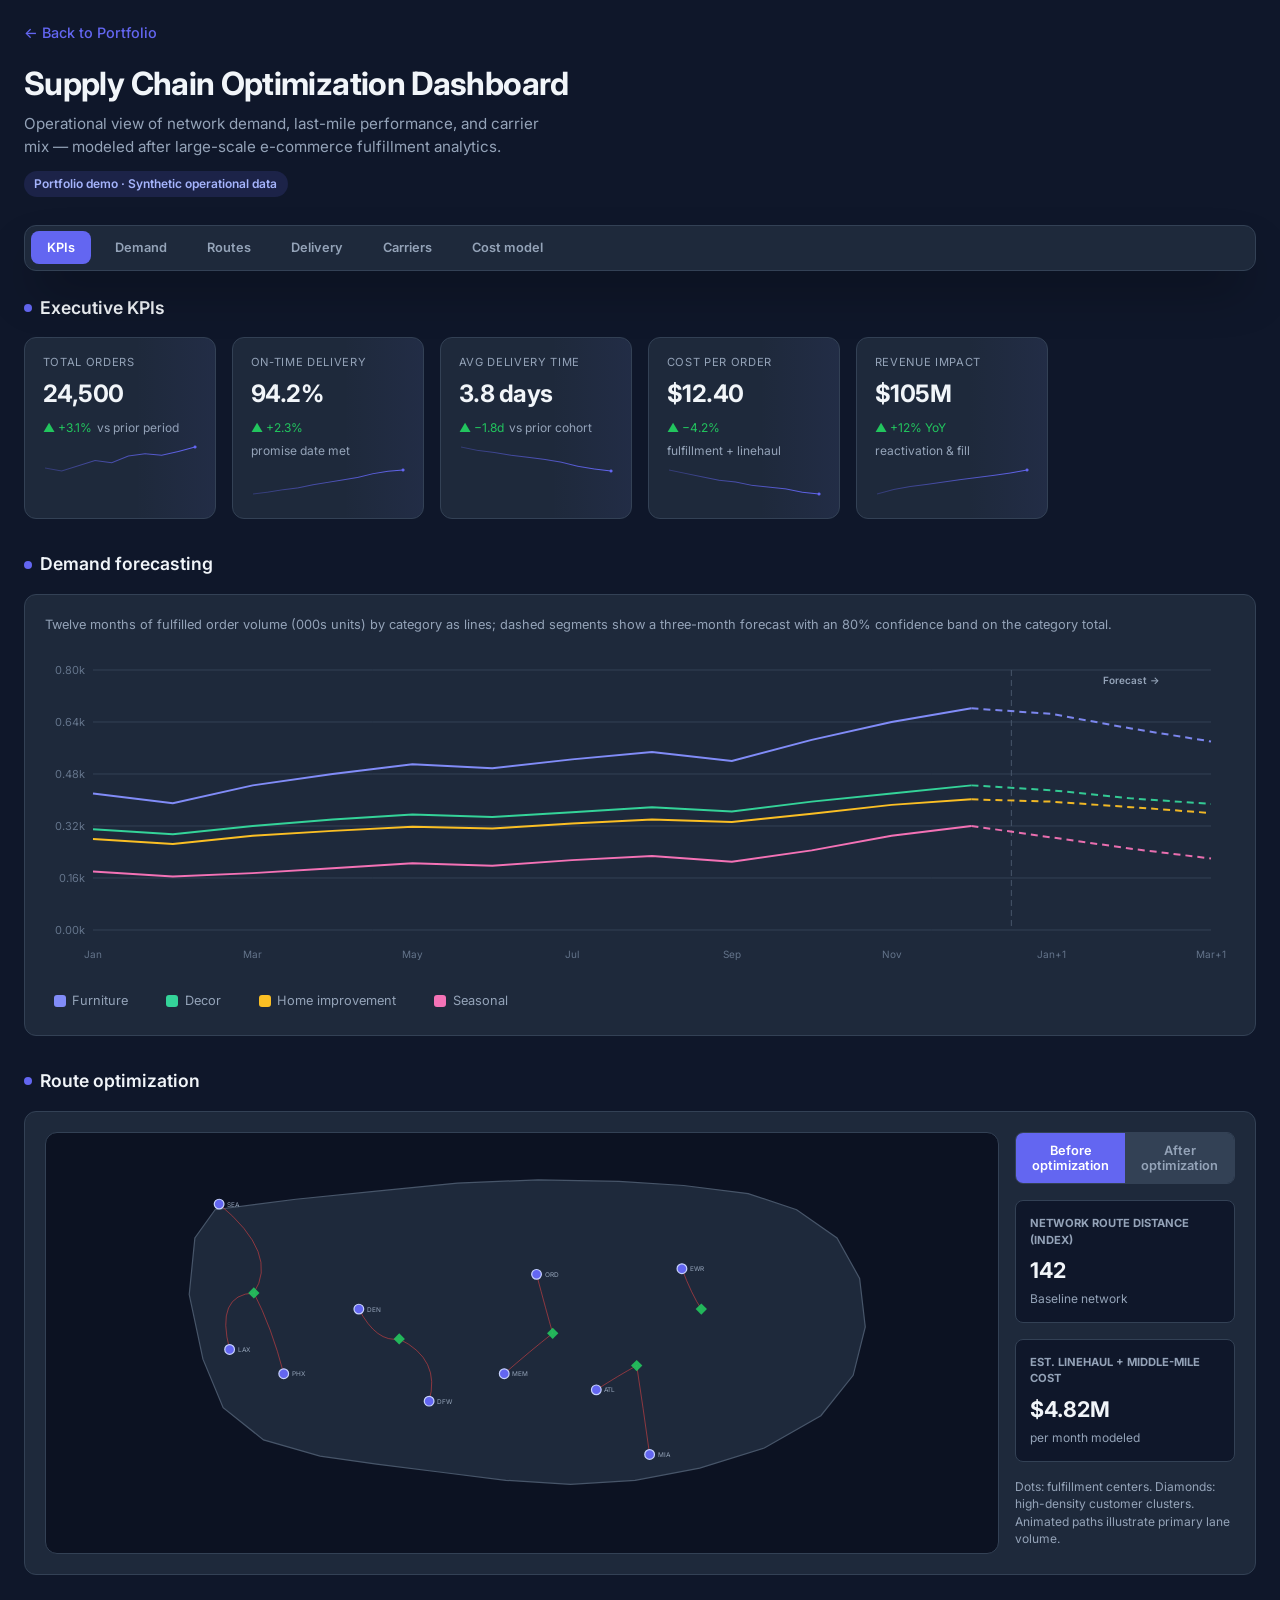
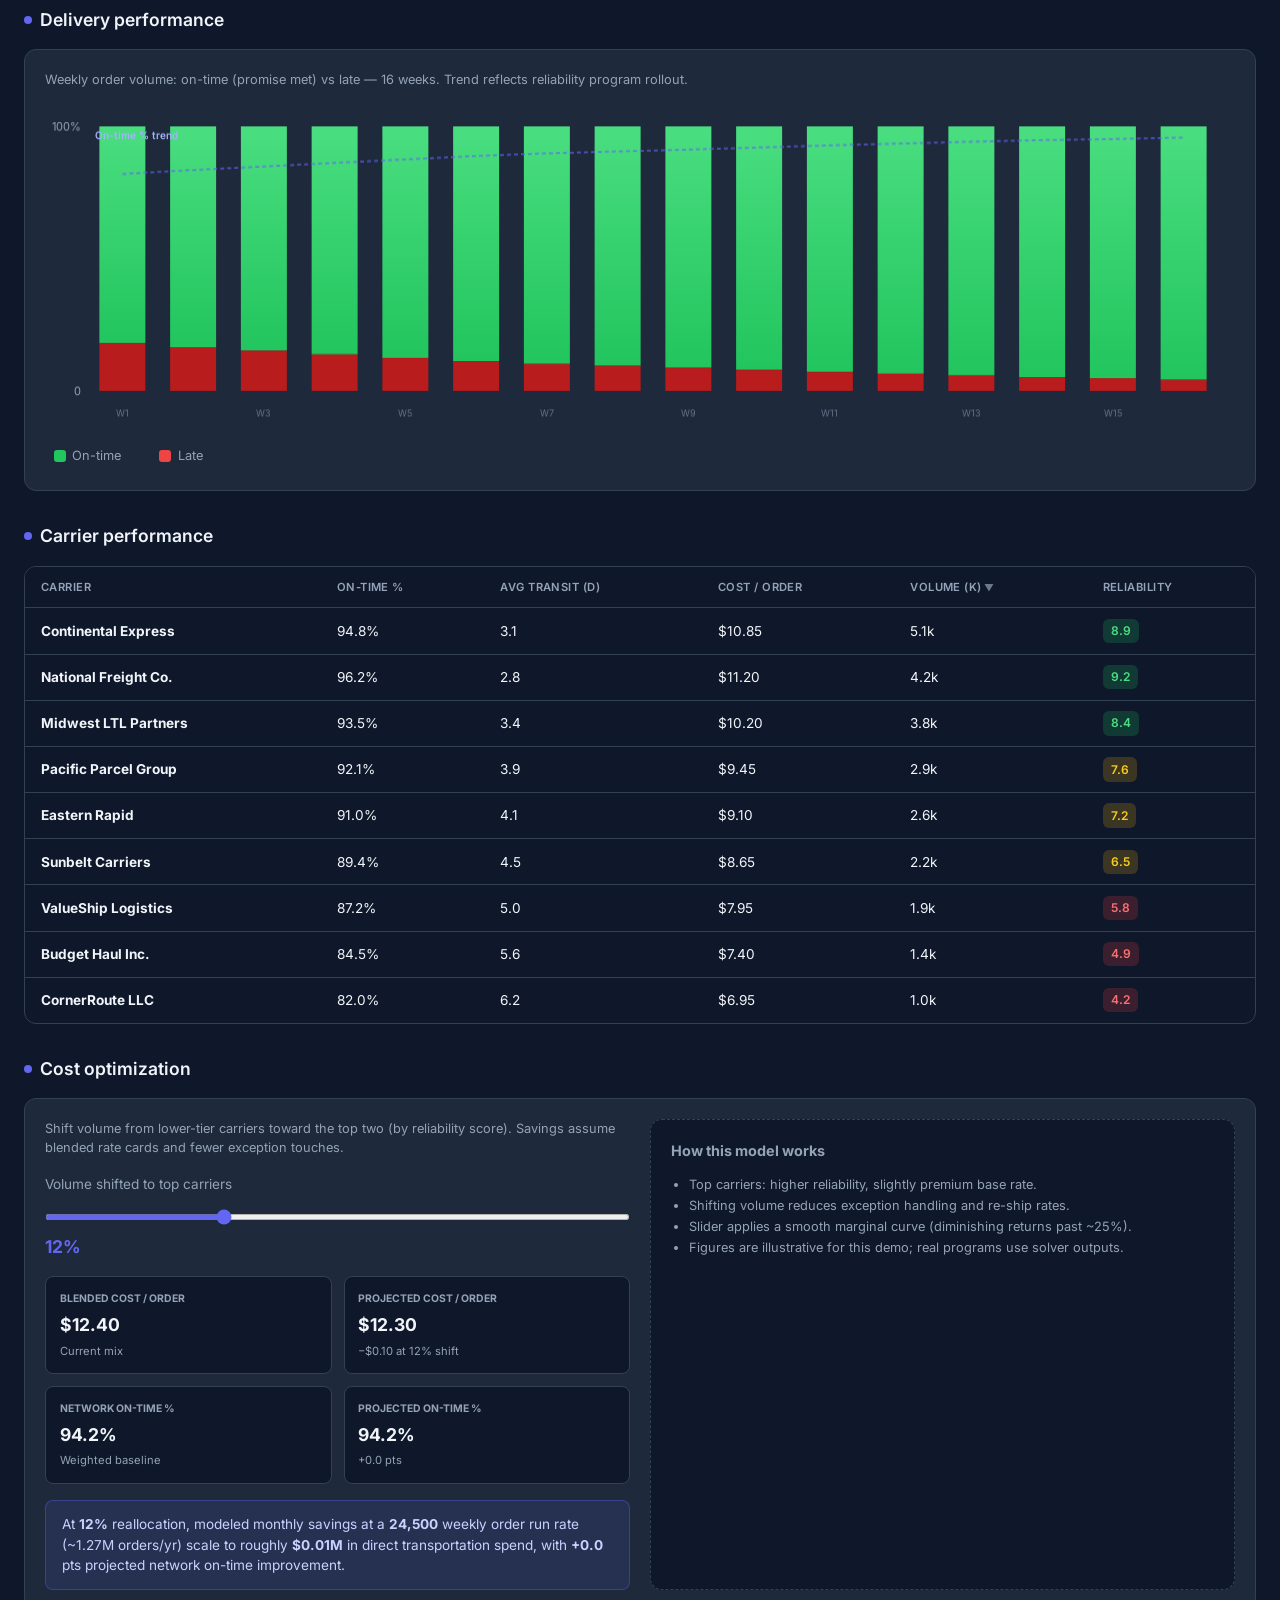
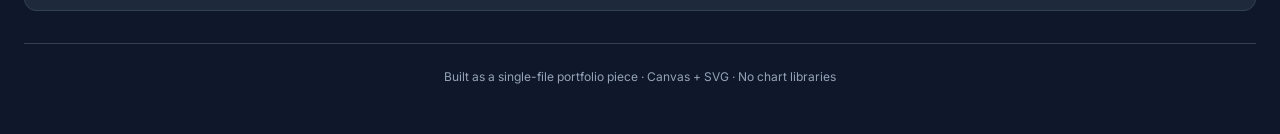
<file: projects/supply-chain-dashboard/index.html>
<!DOCTYPE html>
<html lang="en">
<head>
  <meta charset="UTF-8">
  <meta name="viewport" content="width=device-width, initial-scale=1.0">
  <title>Supply Chain Optimization Dashboard | Portfolio</title>
  <meta name="description" content="Interactive supply chain analytics dashboard — demand forecasting, route optimization, carrier performance, and cost modeling.">
  <link rel="preconnect" href="https://fonts.googleapis.com">
  <link rel="preconnect" href="https://fonts.gstatic.com" crossorigin>
  <link href="https://fonts.googleapis.com/css2?family=Inter:wght@400;500;600;700&display=swap" rel="stylesheet">
  <style>
    :root {
      --bg: #0f172a;
      --bg-card: #1e293b;
      --bg-elevated: #334155;
      --accent: #6366f1;
      --accent-dim: #4f46e5;
      --text: #f1f5f9;
      --text-muted: #94a3b8;
      --border: #334155;
      --success: #22c55e;
      --warning: #eab308;
      --danger: #ef4444;
      --chart-1: #818cf8;
      --chart-2: #34d399;
      --chart-3: #fbbf24;
      --chart-4: #f472b6;
      --radius: 12px;
      --shadow: 0 25px 50px -12px rgba(0, 0, 0, 0.45);
    }

    * { box-sizing: border-box; margin: 0; padding: 0; }

    html { scroll-behavior: smooth; }

    body {
      font-family: 'Inter', system-ui, sans-serif;
      background: var(--bg);
      color: var(--text);
      line-height: 1.5;
      min-height: 100vh;
    }

    .wrap {
      max-width: 1280px;
      margin: 0 auto;
      padding: 1.25rem 1.5rem 3rem;
    }

    .back {
      display: inline-flex;
      align-items: center;
      gap: 0.35rem;
      color: var(--accent);
      text-decoration: none;
      font-weight: 500;
      font-size: 0.9rem;
      margin-bottom: 1rem;
      transition: opacity 0.2s;
    }
    .back:hover { opacity: 0.85; }

    header.hero-dash {
      margin-bottom: 1.75rem;
    }
    header.hero-dash h1 {
      font-size: clamp(1.5rem, 4vw, 2rem);
      font-weight: 700;
      letter-spacing: -0.02em;
      margin-bottom: 0.35rem;
    }
    header.hero-dash p {
      color: var(--text-muted);
      font-size: 0.95rem;
      max-width: 52ch;
    }
    header.hero-dash .badge {
      display: inline-block;
      margin-top: 0.75rem;
      padding: 0.25rem 0.65rem;
      background: rgba(99, 102, 241, 0.15);
      color: #a5b4fc;
      border-radius: 999px;
      font-size: 0.75rem;
      font-weight: 600;
    }

    /* Tabs */
    .tabs {
      display: flex;
      flex-wrap: wrap;
      gap: 0.5rem;
      margin-bottom: 1.5rem;
      padding: 0.35rem;
      background: var(--bg-card);
      border-radius: var(--radius);
      border: 1px solid var(--border);
      position: sticky;
      top: 0.5rem;
      z-index: 50;
      box-shadow: var(--shadow);
    }
    .tabs button {
      font-family: inherit;
      font-size: 0.8rem;
      font-weight: 600;
      padding: 0.55rem 1rem;
      border: none;
      border-radius: 8px;
      background: transparent;
      color: var(--text-muted);
      cursor: pointer;
      transition: background 0.2s, color 0.2s;
    }
    .tabs button:hover { color: var(--text); background: var(--bg-elevated); }
    .tabs button.active {
      background: var(--accent);
      color: #fff;
    }

    section.panel {
      scroll-margin-top: 5.5rem;
      margin-bottom: 2rem;
    }
    .panel-title {
      font-size: 1.1rem;
      font-weight: 600;
      margin-bottom: 1rem;
      display: flex;
      align-items: center;
      gap: 0.5rem;
    }
    .panel-title span.dot {
      width: 8px;
      height: 8px;
      border-radius: 50%;
      background: var(--accent);
    }

    /* KPI grid */
    .kpi-grid {
      display: grid;
      grid-template-columns: repeat(auto-fill, minmax(180px, 1fr));
      gap: 1rem;
    }
    .kpi-card {
      background: var(--bg-card);
      border: 1px solid var(--border);
      border-radius: var(--radius);
      padding: 1rem 1.1rem;
      position: relative;
      overflow: hidden;
    }
    .kpi-card::after {
      content: '';
      position: absolute;
      top: 0;
      right: 0;
      width: 80px;
      height: 100%;
      background: linear-gradient(90deg, transparent, rgba(99, 102, 241, 0.06));
      pointer-events: none;
    }
    .kpi-label {
      font-size: 0.7rem;
      text-transform: uppercase;
      letter-spacing: 0.06em;
      color: var(--text-muted);
      margin-bottom: 0.35rem;
    }
    .kpi-value {
      font-size: 1.5rem;
      font-weight: 700;
      letter-spacing: -0.02em;
    }
    .kpi-delta {
      font-size: 0.75rem;
      margin-top: 0.4rem;
      display: flex;
      align-items: center;
      gap: 0.35rem;
      flex-wrap: wrap;
    }
    .kpi-delta.pos { color: var(--success); }
    .kpi-delta.neg { color: var(--danger); }
    .kpi-spark {
      margin-top: 0.5rem;
      height: 28px;
      width: 100%;
    }

    /* Cards */
    .card {
      background: var(--bg-card);
      border: 1px solid var(--border);
      border-radius: var(--radius);
      padding: 1.25rem;
    }
    .card-sub {
      font-size: 0.8rem;
      color: var(--text-muted);
      margin-bottom: 1rem;
    }

    .chart-wrap {
      position: relative;
      width: 100%;
    }
    canvas.demand-canvas,
    canvas.delivery-canvas {
      width: 100%;
      height: 320px;
      display: block;
    }

    .legend {
      display: flex;
      flex-wrap: wrap;
      gap: 0.75rem 1.25rem;
      margin-top: 1rem;
    }
    .legend-item {
      display: inline-flex;
      align-items: center;
      gap: 0.4rem;
      font-size: 0.8rem;
      color: var(--text-muted);
      cursor: pointer;
      user-select: none;
      padding: 0.25rem 0.5rem;
      border-radius: 6px;
      border: 1px solid transparent;
      transition: background 0.15s, border-color 0.15s;
    }
    .legend-item:hover { background: var(--bg-elevated); }
    .legend-item.off { opacity: 0.35; text-decoration: line-through; }
    .legend-swatch {
      width: 12px;
      height: 12px;
      border-radius: 3px;
    }

    /* Map */
    .map-layout {
      display: grid;
      grid-template-columns: 1fr;
      gap: 1rem;
    }
    @media (min-width: 900px) {
      .map-layout { grid-template-columns: 1fr 220px; align-items: start; }
    }
    .map-svg-wrap {
      background: #0c1222;
      border-radius: var(--radius);
      border: 1px solid var(--border);
      overflow: hidden;
    }
    .map-svg-wrap svg {
      width: 100%;
      height: auto;
      display: block;
      max-height: 420px;
    }
    .wh-label { font-size: 8px; fill: var(--text-muted); }
    .route-line {
      fill: none;
      stroke-linecap: round;
      stroke-linejoin: round;
    }
    .route-before { stroke: rgba(239, 68, 68, 0.55); stroke-width: 1.2; }
    .route-after { stroke: rgba(52, 211, 153, 0.75); stroke-width: 1.8; }
    .wh-dot { transition: r 0.2s; }
    .cluster-dot { opacity: 0.9; }

    .map-controls {
      display: flex;
      flex-direction: column;
      gap: 1rem;
    }
    .toggle-pair {
      display: flex;
      border-radius: 8px;
      overflow: hidden;
      border: 1px solid var(--border);
    }
    .toggle-pair button {
      flex: 1;
      font-family: inherit;
      font-size: 0.8rem;
      font-weight: 600;
      padding: 0.65rem;
      border: none;
      background: var(--bg-elevated);
      color: var(--text-muted);
      cursor: pointer;
    }
    .toggle-pair button.active {
      background: var(--accent);
      color: #fff;
    }
    .metric-box {
      background: var(--bg);
      border-radius: 8px;
      padding: 0.85rem;
      border: 1px solid var(--border);
    }
    .metric-box h4 {
      font-size: 0.7rem;
      text-transform: uppercase;
      color: var(--text-muted);
      margin-bottom: 0.35rem;
    }
    .metric-box .big {
      font-size: 1.35rem;
      font-weight: 700;
    }
    .metric-box .sub { font-size: 0.75rem; color: var(--success); margin-top: 0.25rem; }

    /* Table */
    .table-wrap {
      overflow-x: auto;
      border-radius: var(--radius);
      border: 1px solid var(--border);
    }
    table.carriers {
      width: 100%;
      border-collapse: collapse;
      font-size: 0.85rem;
    }
    table.carriers th {
      text-align: left;
      padding: 0.75rem 1rem;
      background: var(--bg);
      color: var(--text-muted);
      font-weight: 600;
      font-size: 0.7rem;
      text-transform: uppercase;
      letter-spacing: 0.04em;
      cursor: pointer;
      user-select: none;
      white-space: nowrap;
      border-bottom: 1px solid var(--border);
    }
    table.carriers th:hover { color: var(--text); }
    table.carriers th.sorted::after {
      content: ' ▲';
      font-size: 0.6rem;
      opacity: 0.7;
    }
    table.carriers th.sorted.desc::after { content: ' ▼'; }
    table.carriers td {
      padding: 0.65rem 1rem;
      border-bottom: 1px solid var(--border);
    }
    table.carriers tr:last-child td { border-bottom: none; }
    table.carriers tbody tr:hover { background: rgba(99, 102, 241, 0.06); }
    .score-pill {
      display: inline-block;
      padding: 0.2rem 0.5rem;
      border-radius: 6px;
      font-weight: 600;
      font-size: 0.75rem;
    }
    .score-high { background: rgba(34, 197, 94, 0.2); color: #4ade80; }
    .score-mid { background: rgba(234, 179, 8, 0.2); color: #facc15; }
    .score-low { background: rgba(239, 68, 68, 0.2); color: #f87171; }

    /* Cost section */
    .cost-grid {
      display: grid;
      grid-template-columns: 1fr;
      gap: 1.25rem;
    }
    @media (min-width: 768px) {
      .cost-grid { grid-template-columns: 1fr 1fr; }
    }
    .slider-block label {
      display: block;
      font-size: 0.85rem;
      margin-bottom: 0.5rem;
      color: var(--text-muted);
    }
    input[type="range"] {
      width: 100%;
      accent-color: var(--accent);
      height: 6px;
    }
    .slider-value {
      font-weight: 700;
      color: var(--accent);
      font-size: 1.1rem;
      margin-top: 0.5rem;
    }
    .compare-cards {
      display: grid;
      grid-template-columns: 1fr 1fr;
      gap: 0.75rem;
      margin-top: 1rem;
    }
    .compare-cards .mini {
      background: var(--bg);
      border-radius: 8px;
      padding: 0.85rem;
      border: 1px solid var(--border);
    }
    .compare-cards .mini h5 {
      font-size: 0.65rem;
      text-transform: uppercase;
      color: var(--text-muted);
      margin-bottom: 0.35rem;
    }
    .compare-cards .mini p { font-size: 1.1rem; font-weight: 700; }
    .compare-cards .mini small { display: block; margin-top: 0.25rem; font-size: 0.7rem; color: var(--text-muted); }

    .insight-banner {
      margin-top: 1rem;
      padding: 0.85rem 1rem;
      background: rgba(99, 102, 241, 0.12);
      border: 1px solid rgba(99, 102, 241, 0.35);
      border-radius: 8px;
      font-size: 0.85rem;
      color: #c7d2fe;
    }

    footer.dash-foot {
      margin-top: 2rem;
      padding-top: 1.5rem;
      border-top: 1px solid var(--border);
      font-size: 0.75rem;
      color: var(--text-muted);
      text-align: center;
    }
  </style>
</head>
<body>
  <div class="wrap">
    <a class="back" href="../../index.html">&larr; Back to Portfolio</a>

    <header class="hero-dash">
      <h1>Supply Chain Optimization Dashboard</h1>
      <p>Operational view of network demand, last-mile performance, and carrier mix — modeled after large-scale e-commerce fulfillment analytics.</p>
      <span class="badge">Portfolio demo &middot; Synthetic operational data</span>
    </header>

    <nav class="tabs" role="tablist" aria-label="Dashboard sections">
      <button type="button" class="active" data-target="kpis">KPIs</button>
      <button type="button" data-target="demand">Demand</button>
      <button type="button" data-target="routes">Routes</button>
      <button type="button" data-target="delivery">Delivery</button>
      <button type="button" data-target="carriers">Carriers</button>
      <button type="button" data-target="cost">Cost model</button>
    </nav>

    <!-- KPIs -->
    <section id="kpis" class="panel">
      <h2 class="panel-title"><span class="dot"></span> Executive KPIs</h2>
      <div class="kpi-grid" id="kpiGrid"></div>
    </section>

    <!-- Demand -->
    <section id="demand" class="panel">
      <h2 class="panel-title"><span class="dot"></span> Demand forecasting</h2>
      <div class="card">
        <p class="card-sub">Twelve months of fulfilled order volume (000s units) by category as lines; dashed segments show a three-month forecast with an 80% confidence band on the category total.</p>
        <div class="chart-wrap">
          <canvas class="demand-canvas" id="demandCanvas" width="1100" height="320"></canvas>
        </div>
        <div class="legend" id="demandLegend"></div>
      </div>
    </section>

    <!-- Map -->
    <section id="routes" class="panel">
      <h2 class="panel-title"><span class="dot"></span> Route optimization</h2>
      <div class="card map-layout">
        <div class="map-svg-wrap">
          <svg id="usMap" viewBox="0 0 1000 520" xmlns="http://www.w3.org/2000/svg" aria-label="US network map">
            <!-- Simplified contiguous US outline -->
            <path id="usOutline" fill="#1e293b" stroke="#475569" stroke-width="1.5"
              d="M 120 95 L 95 130 L 88 200 L 105 280 L 130 340 L 180 380 L 250 400 L 320 410 L 400 420 L 480 430 L 560 435 L 640 430 L 720 415 L 800 390 L 870 350 L 910 300 L 925 240 L 918 180 L 890 130 L 840 95 L 780 75 L 700 65 L 620 60 L 520 58 L 420 62 L 320 72 L 220 82 Z"/>
            <g id="routesLayer"></g>
            <g id="nodesLayer"></g>
          </svg>
        </div>
        <div class="map-controls">
          <div class="toggle-pair" role="group" aria-label="Optimization scenario">
            <button type="button" id="btnBefore" class="active">Before optimization</button>
            <button type="button" id="btnAfter">After optimization</button>
          </div>
          <div class="metric-box">
            <h4>Network route distance (index)</h4>
            <div class="big" id="routeDist">142</div>
            <div class="sub" id="routeSave">Baseline network</div>
          </div>
          <div class="metric-box">
            <h4>Est. linehaul + middle-mile cost</h4>
            <div class="big" id="routeCost">$4.82M</div>
            <div class="sub" id="routeCostDelta">per month modeled</div>
          </div>
          <p style="font-size:0.75rem;color:var(--text-muted);line-height:1.45;">Dots: fulfillment centers. Diamonds: high-density customer clusters. Animated paths illustrate primary lane volume.</p>
        </div>
      </div>
    </section>

    <!-- Delivery stacked -->
    <section id="delivery" class="panel">
      <h2 class="panel-title"><span class="dot"></span> Delivery performance</h2>
      <div class="card">
        <p class="card-sub">Weekly order volume: on-time (promise met) vs late — 16 weeks. Trend reflects reliability program rollout.</p>
        <div class="chart-wrap">
          <canvas class="delivery-canvas" id="deliveryCanvas" width="1100" height="300"></canvas>
        </div>
        <div class="legend">
          <span class="legend-item" style="cursor:default"><span class="legend-swatch" style="background:#22c55e"></span> On-time</span>
          <span class="legend-item" style="cursor:default"><span class="legend-swatch" style="background:#ef4444"></span> Late</span>
        </div>
      </div>
    </section>

    <!-- Carriers -->
    <section id="carriers" class="panel">
      <h2 class="panel-title"><span class="dot"></span> Carrier performance</h2>
      <div class="table-wrap">
        <table class="carriers" id="carrierTable">
          <thead>
            <tr>
              <th data-key="name" data-type="string">Carrier</th>
              <th data-key="onTime" data-type="number">On-time %</th>
              <th data-key="transit" data-type="number">Avg transit (d)</th>
              <th data-key="cost" data-type="number">Cost / order</th>
              <th data-key="volume" data-type="number">Volume (k)</th>
              <th data-key="score" data-type="number">Reliability</th>
            </tr>
          </thead>
          <tbody id="carrierBody"></tbody>
        </table>
      </div>
    </section>

    <!-- Cost -->
    <section id="cost" class="panel">
      <h2 class="panel-title"><span class="dot"></span> Cost optimization</h2>
      <div class="card cost-grid">
        <div>
          <p class="card-sub">Shift volume from lower-tier carriers toward the top two (by reliability score). Savings assume blended rate cards and fewer exception touches.</p>
          <div class="slider-block">
            <label for="shiftSlider">Volume shifted to top carriers</label>
            <input type="range" id="shiftSlider" min="0" max="40" value="12" step="1">
            <div class="slider-value" id="shiftPct">12%</div>
          </div>
          <div class="compare-cards">
            <div class="mini">
              <h5>Blended cost / order</h5>
              <p id="costBefore">$12.40</p>
              <small>Current mix</small>
            </div>
            <div class="mini">
              <h5>Projected cost / order</h5>
              <p id="costAfter">$11.89</p>
              <small id="costSaveNote">−$0.51 at 12% shift</small>
            </div>
            <div class="mini">
              <h5>Network on-time %</h5>
              <p id="relBefore">94.2%</p>
              <small>Weighted baseline</small>
            </div>
            <div class="mini">
              <h5>Projected on-time %</h5>
              <p id="relAfter">94.9%</p>
              <small id="relDeltaNote">+0.7 pts</small>
            </div>
          </div>
          <div class="insight-banner" id="costInsight"></div>
        </div>
        <div class="card" style="background:var(--bg);border-style:dashed;">
          <h3 style="font-size:0.9rem;margin-bottom:0.75rem;color:var(--text-muted);">How this model works</h3>
          <ul style="font-size:0.8rem;color:var(--text-muted);padding-left:1.1rem;line-height:1.65;">
            <li>Top carriers: higher reliability, slightly premium base rate.</li>
            <li>Shifting volume reduces exception handling and re-ship rates.</li>
            <li>Slider applies a smooth marginal curve (diminishing returns past ~25%).</li>
            <li>Figures are illustrative for this demo; real programs use solver outputs.</li>
          </ul>
        </div>
      </div>
    </section>

    <footer class="dash-foot">
      Built as a single-file portfolio piece &middot; Canvas + SVG &middot; No chart libraries
    </footer>
  </div>

  <script>
(function () {
  'use strict';

  /* ---------- Tabs + scroll ---------- */
  document.querySelectorAll('.tabs button').forEach(function (btn) {
    btn.addEventListener('click', function () {
      document.querySelectorAll('.tabs button').forEach(function (b) { b.classList.remove('active'); });
      btn.classList.add('active');
      var id = btn.getAttribute('data-target');
      var el = document.getElementById(id);
      if (el) el.scrollIntoView({ behavior: 'smooth', block: 'start' });
    });
  });

  window.addEventListener('scroll', function () {
    var sections = ['kpis', 'demand', 'routes', 'delivery', 'carriers', 'cost'];
    var y = window.scrollY + 120;
    var current = 'kpis';
    sections.forEach(function (id) {
      var s = document.getElementById(id);
      if (s && s.offsetTop <= y) current = id;
    });
    document.querySelectorAll('.tabs button').forEach(function (b) {
      b.classList.toggle('active', b.getAttribute('data-target') === current);
    });
  });

  /* ---------- KPIs ---------- */
  var kpis = [
    { label: 'Total orders', value: '24,500', delta: '+3.1%', pos: true, sub: 'vs prior period', spark: [0.72, 0.68, 0.75, 0.82, 0.79, 0.88, 0.91, 0.89, 0.94, 1] },
    { label: 'On-time delivery', value: '94.2%', delta: '+2.3%', pos: true, sub: 'promise date met', spark: [0.55, 0.58, 0.62, 0.65, 0.7, 0.74, 0.78, 0.82, 0.88, 0.92, 0.94] },
    { label: 'Avg delivery time', value: '3.8 days', delta: '−1.8d', pos: true, sub: 'vs prior cohort', spark: [1, 0.95, 0.92, 0.88, 0.85, 0.82, 0.78, 0.72, 0.68, 0.65] },
    { label: 'Cost per order', value: '$12.40', delta: '−4.2%', pos: true, sub: 'fulfillment + linehaul', spark: [1, 0.98, 0.96, 0.94, 0.93, 0.91, 0.9, 0.89, 0.87, 0.86] },
    { label: 'Revenue impact', value: '$105M', delta: '+12% YoY', pos: true, sub: 'reactivation & fill', spark: [0.2, 0.35, 0.45, 0.52, 0.6, 0.68, 0.75, 0.82, 0.9, 1] }
  ];

  function drawSpark(canvas, series) {
    var ctx = canvas.getContext('2d');
    var w = canvas.width = canvas.offsetWidth * 2;
    var h = canvas.height = 56;
    ctx.scale(1, 1);
    ctx.clearRect(0, 0, w, h);
    var pad = 4;
    var min = Math.min.apply(null, series);
    var max = Math.max.apply(null, series);
    var range = max - min || 1;
    ctx.beginPath();
    series.forEach(function (v, i) {
      var x = pad + (i / (series.length - 1)) * (w - pad * 2);
      var y = h - pad - ((v - min) / range) * (h - pad * 2);
      if (i === 0) ctx.moveTo(x, y);
      else ctx.lineTo(x, y);
    });
    var grad = ctx.createLinearGradient(0, 0, w, 0);
    grad.addColorStop(0, 'rgba(99, 102, 241, 0.3)');
    grad.addColorStop(1, '#6366f1');
    ctx.strokeStyle = grad;
    ctx.lineWidth = 2;
    ctx.stroke();
    var last = series[series.length - 1];
    var lx = w - pad;
    var ly = h - pad - ((last - min) / range) * (h - pad * 2);
    ctx.fillStyle = '#6366f1';
    ctx.beginPath();
    ctx.arc(lx, ly, 3, 0, Math.PI * 2);
    ctx.fill();
  }

  var kpiGrid = document.getElementById('kpiGrid');
  kpis.forEach(function (k, idx) {
    var card = document.createElement('div');
    card.className = 'kpi-card';
    var sparkId = 'sp' + idx;
    card.innerHTML =
      '<div class="kpi-label">' + k.label + '</div>' +
      '<div class="kpi-value">' + k.value + '</div>' +
      '<div class="kpi-delta ' + (k.pos ? 'pos' : 'neg') + '">' +
      '<span>' + (k.pos ? '▲' : '▼') + ' ' + k.delta + '</span>' +
      '<span style="color:var(--text-muted);font-weight:400">' + k.sub + '</span></div>' +
      '<canvas class="kpi-spark" id="' + sparkId + '"></canvas>';
    kpiGrid.appendChild(card);
    var c = document.getElementById(sparkId);
    drawSpark(c, k.spark);
  });
  window.addEventListener('resize', function () {
    kpis.forEach(function (k, idx) {
      var c = document.getElementById('sp' + idx);
      if (c) drawSpark(c, k.spark);
    });
    drawDemand();
    drawDelivery();
  });

  /* ---------- Demand chart ---------- */
  var months = ['Jan', 'Feb', 'Mar', 'Apr', 'May', 'Jun', 'Jul', 'Aug', 'Sep', 'Oct', 'Nov', 'Dec', 'Jan+1', 'Feb+1', 'Mar+1'];
  var categories = [
    { key: 'furniture', name: 'Furniture', color: '#818cf8', data: [420, 390, 445, 480, 510, 498, 525, 548, 520, 585, 640, 682, 665, 620, 580] },
    { key: 'decor', name: 'Decor', color: '#34d399', data: [310, 295, 320, 340, 355, 348, 362, 378, 365, 395, 420, 445, 430, 405, 388] },
    { key: 'home', name: 'Home improvement', color: '#fbbf24', data: [280, 265, 290, 305, 318, 312, 328, 340, 332, 358, 385, 402, 395, 378, 360] },
    { key: 'seasonal', name: 'Seasonal', color: '#f472b6', data: [180, 165, 175, 190, 205, 198, 215, 228, 210, 245, 290, 320, 285, 250, 220] }
  ];
  var visible = { furniture: true, decor: true, home: true, seasonal: true };

  var legendEl = document.getElementById('demandLegend');
  categories.forEach(function (cat) {
    var item = document.createElement('span');
    item.className = 'legend-item';
    item.dataset.key = cat.key;
    item.innerHTML = '<span class="legend-swatch" style="background:' + cat.color + '"></span>' + cat.name;
    item.addEventListener('click', function () {
      visible[cat.key] = !visible[cat.key];
      item.classList.toggle('off', !visible[cat.key]);
      drawDemand();
    });
    legendEl.appendChild(item);
  });

  function visibleTotalForecast() {
    var low = [];
    var mid = [];
    var high = [];
    for (var i = 0; i < 3; i++) {
      var idx = 12 + i;
      var t = 0;
      categories.forEach(function (cat) {
        if (visible[cat.key]) t += cat.data[idx];
      });
      mid.push(t);
      low.push(t * 0.92);
      high.push(t * 1.08);
    }
    return { low: low, mid: mid, high: high };
  }

  function drawDemand() {
    var canvas = document.getElementById('demandCanvas');
    var ctx = canvas.getContext('2d');
    var dpr = Math.min(window.devicePixelRatio || 1, 2);
    var rect = canvas.getBoundingClientRect();
    var w = rect.width;
    var h = 320;
    canvas.width = w * dpr;
    canvas.height = h * dpr;
    ctx.setTransform(dpr, 0, 0, dpr, 0, 0);
    var padL = 48;
    var padR = 24;
    var padT = 20;
    var padB = 40;
    var chartW = w - padL - padR;
    var chartH = h - padT - padB;

    ctx.fillStyle = '#1e293b';
    ctx.fillRect(0, 0, w, h);

    var allVals = [];
    categories.forEach(function (cat) {
      if (!visible[cat.key]) return;
      cat.data.forEach(function (v) { allVals.push(v); });
    });
    if (allVals.length === 0) allVals = [100];
    var yMax = Math.ceil(Math.max.apply(null, allVals) * 1.15 / 50) * 50;
    var yMin = 0;

    ctx.strokeStyle = '#334155';
    ctx.lineWidth = 1;
    for (var g = 0; g <= 5; g++) {
      var gy = padT + (g / 5) * chartH;
      ctx.beginPath();
      ctx.moveTo(padL, gy);
      ctx.lineTo(padL + chartW, gy);
      ctx.stroke();
      var val = yMax - (g / 5) * (yMax - yMin);
      ctx.fillStyle = '#64748b';
      ctx.font = '11px Inter, sans-serif';
      ctx.textAlign = 'right';
      ctx.fillText((val / 1000).toFixed(2) + 'k', padL - 8, gy + 4);
    }

    function xAt(i) {
      return padL + (i / (months.length - 1)) * chartW;
    }
    function yAt(v) {
      return padT + chartH - ((v - yMin) / (yMax - yMin)) * chartH;
    }

    months.forEach(function (m, i) {
      if (i % 2 === 0) {
        ctx.fillStyle = '#64748b';
        ctx.font = '10px Inter, sans-serif';
        ctx.textAlign = 'center';
        ctx.fillText(m, xAt(i), h - 12);
      }
    });

    ctx.setLineDash([6, 4]);
    ctx.strokeStyle = '#475569';
    ctx.beginPath();
    ctx.moveTo(xAt(11.5), padT);
    ctx.lineTo(xAt(11.5), padT + chartH);
    ctx.stroke();
    ctx.setLineDash([]);
    ctx.fillStyle = '#94a3b8';
    ctx.font = '600 10px Inter, sans-serif';
    ctx.textAlign = 'center';
    ctx.fillText('Forecast →', xAt(13), padT + 14);

    var histTotal11 = 0;
    categories.forEach(function (cat) {
      if (visible[cat.key]) histTotal11 += cat.data[11];
    });
    var tf = visibleTotalForecast();
    ctx.fillStyle = 'rgba(99, 102, 241, 0.18)';
    ctx.beginPath();
    ctx.moveTo(xAt(11), yAt(histTotal11));
    for (var bi = 0; bi < 3; bi++) {
      ctx.lineTo(xAt(12 + bi), yAt(tf.high[bi]));
    }
    for (var bj = 2; bj >= 0; bj--) {
      ctx.lineTo(xAt(12 + bj), yAt(tf.low[bj]));
    }
    ctx.closePath();
    ctx.fill();

    categories.forEach(function (cat) {
      if (!visible[cat.key]) return;
      ctx.lineWidth = 2;
      ctx.strokeStyle = cat.color;
      ctx.setLineDash([]);
      ctx.beginPath();
      for (var hi = 0; hi < 12; hi++) {
        var xh = xAt(hi);
        var yh = yAt(cat.data[hi]);
        if (hi === 0) ctx.moveTo(xh, yh);
        else ctx.lineTo(xh, yh);
      }
      ctx.stroke();

      ctx.setLineDash([7, 5]);
      ctx.globalAlpha = 0.95;
      ctx.beginPath();
      ctx.moveTo(xAt(11), yAt(cat.data[11]));
      for (var fi = 0; fi < 3; fi++) {
        ctx.lineTo(xAt(12 + fi), yAt(cat.data[12 + fi]));
      }
      ctx.stroke();
      ctx.setLineDash([]);
      ctx.globalAlpha = 1;
    });

    ctx.lineWidth = 2.2;
    ctx.strokeStyle = '#e2e8f0';
    ctx.setLineDash([]);
    ctx.beginPath();
    for (var ti = 0; ti < 12; ti++) {
      var tot = 0;
      categories.forEach(function (cat) {
        if (visible[cat.key]) tot += cat.data[ti];
      });
      var xt = xAt(ti);
      var yt = yAt(tot);
      if (ti === 0) ctx.moveTo(xt, yt);
      else ctx.lineTo(xt, yt);
    }
    ctx.stroke();

    ctx.strokeStyle = '#c7d2fe';
    ctx.setLineDash([6, 4]);
    ctx.beginPath();
    ctx.moveTo(xAt(11), yAt(histTotal11));
    for (var fk = 0; fk < 3; fk++) {
      ctx.lineTo(xAt(12 + fk), yAt(tf.mid[fk]));
    }
    ctx.stroke();
    ctx.setLineDash([]);
  }
  drawDemand();

  /* ---------- US map routes ---------- */
  var warehouses = [
    { id: 'SEA', x: 125, y: 88, label: 'SEA' },
    { id: 'LAX', x: 138, y: 268, label: 'LAX' },
    { id: 'PHX', x: 205, y: 298, label: 'PHX' },
    { id: 'DFW', x: 385, y: 332, label: 'DFW' },
    { id: 'ORD', x: 518, y: 175, label: 'ORD' },
    { id: 'MEM', x: 478, y: 298, label: 'MEM' },
    { id: 'ATL', x: 592, y: 318, label: 'ATL' },
    { id: 'EWR', x: 698, y: 168, label: 'EWR' },
    { id: 'MIA', x: 658, y: 398, label: 'MIA' },
    { id: 'DEN', x: 298, y: 218, label: 'DEN' }
  ];

  var clusters = [
    { x: 168, y: 198, label: 'W' },
    { x: 348, y: 255, label: 'C' },
    { x: 538, y: 248, label: 'MW' },
    { x: 642, y: 288, label: 'SE' },
    { x: 722, y: 218, label: 'NE' }
  ];

  var routesBefore = [
    { from: 0, to: 0, d: 'M 125 88 Q 200 150 168 198' },
    { from: 1, to: 0, d: 'M 138 268 Q 120 200 168 198' },
    { from: 3, to: 1, d: 'M 385 332 Q 400 280 348 255' },
    { from: 4, to: 2, d: 'M 518 175 Q 530 220 538 248' },
    { from: 5, to: 2, d: 'M 478 298 Q 510 270 538 248' },
    { from: 6, to: 3, d: 'M 592 318 Q 620 300 642 288' },
    { from: 7, to: 4, d: 'M 698 168 Q 710 200 722 218' },
    { from: 8, to: 3, d: 'M 658 398 Q 650 340 642 288' },
    { from: 9, to: 1, d: 'M 298 218 Q 320 260 348 255' },
    { from: 2, to: 0, d: 'M 205 298 Q 190 240 168 198' }
  ];

  var routesAfter = [
    { from: 0, to: 0, d: 'M 125 88 L 168 198' },
    { from: 1, to: 0, d: 'M 138 268 L 168 198' },
    { from: 3, to: 1, d: 'M 385 332 L 348 255' },
    { from: 4, to: 2, d: 'M 518 175 L 538 248' },
    { from: 5, to: 2, d: 'M 478 298 L 538 248' },
    { from: 6, to: 3, d: 'M 592 318 L 642 288' },
    { from: 7, to: 4, d: 'M 698 168 L 722 218' },
    { from: 8, to: 3, d: 'M 658 398 L 642 288' },
    { from: 9, to: 1, d: 'M 298 218 L 348 255' },
    { from: 2, to: 0, d: 'M 205 298 L 168 198' }
  ];

  var routesLayer = document.getElementById('routesLayer');
  var nodesLayer = document.getElementById('nodesLayer');

  function buildMapRoutes(routeList, className) {
    routeList.forEach(function (r, i) {
      var path = document.createElementNS('http://www.w3.org/2000/svg', 'path');
      path.setAttribute('d', r.d);
      path.setAttribute('class', 'route-line ' + className);
      path.setAttribute('data-idx', String(i));
      var len = 600;
      path.style.strokeDasharray = len;
      path.style.strokeDashoffset = len;
      routesLayer.appendChild(path);
      requestAnimationFrame(function () {
        path.style.transition = 'stroke-dashoffset 1.2s ease-out';
        path.style.strokeDashoffset = '0';
      });
    });
  }

  warehouses.forEach(function (w) {
    var c = document.createElementNS('http://www.w3.org/2000/svg', 'circle');
    c.setAttribute('cx', w.x);
    c.setAttribute('cy', w.y);
    c.setAttribute('r', 6);
    c.setAttribute('fill', '#6366f1');
    c.setAttribute('stroke', '#c7d2fe');
    c.setAttribute('stroke-width', 1.5);
    c.setAttribute('class', 'wh-dot');
    nodesLayer.appendChild(c);
    var t = document.createElementNS('http://www.w3.org/2000/svg', 'text');
    t.setAttribute('x', w.x + 10);
    t.setAttribute('y', w.y + 3);
    t.setAttribute('class', 'wh-label');
    t.textContent = w.label;
    nodesLayer.appendChild(t);
  });

  clusters.forEach(function (cl) {
    var d = document.createElementNS('http://www.w3.org/2000/svg', 'path');
    d.setAttribute('d', 'M ' + cl.x + ' ' + (cl.y - 7) + ' l 7 7 l -7 7 l -7 -7 Z');
    d.setAttribute('fill', '#22c55e');
    d.setAttribute('opacity', '0.85');
    d.setAttribute('class', 'cluster-dot');
    nodesLayer.appendChild(d);
  });

  var mapMode = 'before';
  function clearRoutes() {
    while (routesLayer.firstChild) routesLayer.removeChild(routesLayer.firstChild);
  }

  function applyMapMode(mode) {
    mapMode = mode;
    clearRoutes();
    if (mode === 'before') {
      buildMapRoutes(routesBefore, 'route-before');
      document.getElementById('routeDist').textContent = '142';
      document.getElementById('routeSave').textContent = 'Baseline network';
      document.getElementById('routeSave').style.color = 'var(--text-muted)';
      document.getElementById('routeCost').textContent = '$4.82M';
      document.getElementById('routeCostDelta').textContent = 'per month modeled';
      document.getElementById('routeCostDelta').style.color = 'var(--text-muted)';
    } else {
      buildMapRoutes(routesAfter, 'route-after');
      document.getElementById('routeDist').textContent = '108';
      document.getElementById('routeSave').textContent = '−24% distance index';
      document.getElementById('routeSave').style.color = 'var(--success)';
      document.getElementById('routeCost').textContent = '$3.95M';
      document.getElementById('routeCostDelta').textContent = '−$870k vs baseline';
      document.getElementById('routeCostDelta').style.color = 'var(--success)';
    }
  }

  document.getElementById('btnBefore').addEventListener('click', function () {
    document.getElementById('btnBefore').classList.add('active');
    document.getElementById('btnAfter').classList.remove('active');
    applyMapMode('before');
  });
  document.getElementById('btnAfter').addEventListener('click', function () {
    document.getElementById('btnAfter').classList.add('active');
    document.getElementById('btnBefore').classList.remove('active');
    applyMapMode('after');
  });
  applyMapMode('before');

  /* ---------- Delivery stacked bars ---------- */
  var weeks = [];
  for (var wk = 1; wk <= 16; wk++) weeks.push('W' + wk);
  var onTimeSeries = [820, 835, 848, 862, 875, 888, 898, 905, 912, 920, 928, 935, 942, 948, 952, 958];
  var lateSeries = [180, 165, 152, 138, 125, 112, 102, 95, 88, 80, 72, 65, 58, 52, 48, 42];

  function drawDelivery() {
    var canvas = document.getElementById('deliveryCanvas');
    var ctx = canvas.getContext('2d');
    var dpr = Math.min(window.devicePixelRatio || 1, 2);
    var rect = canvas.getBoundingClientRect();
    var w = rect.width;
    var h = 300;
    canvas.width = w * dpr;
    canvas.height = h * dpr;
    ctx.setTransform(dpr, 0, 0, dpr, 0, 0);
    ctx.fillStyle = '#1e293b';
    ctx.fillRect(0, 0, w, h);
    var padL = 42;
    var padB = 28;
    var chartW = w - padL - 16;
    var chartH = h - padB - 24;
    var barW = chartW / weeks.length * 0.65;
    var gap = chartW / weeks.length;

    var maxV = 1000;
    for (var wi = 0; wi < weeks.length; wi++) {
      var x = padL + wi * gap + (gap - barW) / 2;
      var onH = (onTimeSeries[wi] / maxV) * chartH;
      var lateH = (lateSeries[wi] / maxV) * chartH;
      var baseY = 20 + chartH;
      var gradOn = ctx.createLinearGradient(0, baseY - onH - lateH, 0, baseY - lateH);
      gradOn.addColorStop(0, '#4ade80');
      gradOn.addColorStop(1, '#22c55e');
      ctx.fillStyle = gradOn;
      ctx.fillRect(x, baseY - onH - lateH, barW, onH);
      ctx.fillStyle = '#b91c1c';
      ctx.fillRect(x, baseY - lateH, barW, lateH);
      if (wi % 2 === 0) {
        ctx.fillStyle = '#64748b';
        ctx.font = '9px Inter, sans-serif';
        ctx.textAlign = 'center';
        ctx.fillText(weeks[wi], x + barW / 2, h - 8);
      }
    }
    ctx.fillStyle = '#94a3b8';
    ctx.font = '11px Inter, sans-serif';
    ctx.textAlign = 'right';
    ctx.fillText('100%', padL - 6, 24);
    ctx.fillText('0', padL - 6, 20 + chartH + 4);

    ctx.strokeStyle = 'rgba(99, 102, 241, 0.6)';
    ctx.lineWidth = 2;
    ctx.setLineDash([4, 3]);
    ctx.beginPath();
    for (var ti = 0; ti < weeks.length; ti++) {
      var pct = onTimeSeries[ti] / (onTimeSeries[ti] + lateSeries[ti]);
      var tx = padL + ti * gap + gap / 2;
      var ty = 20 + chartH - pct * chartH;
      if (ti === 0) ctx.moveTo(tx, ty);
      else ctx.lineTo(tx, ty);
    }
    ctx.stroke();
    ctx.setLineDash([]);
    ctx.fillStyle = '#a5b4fc';
    ctx.font = '600 10px Inter, sans-serif';
    ctx.textAlign = 'left';
    ctx.fillText('On-time % trend', padL + 8, 32);
  }
  drawDelivery();

  /* ---------- Carriers table ---------- */
  var carriers = [
    { name: 'National Freight Co.', onTime: 96.2, transit: 2.8, cost: 11.2, volume: 4200, score: 9.2 },
    { name: 'Continental Express', onTime: 94.8, transit: 3.1, cost: 10.85, volume: 5100, score: 8.9 },
    { name: 'Midwest LTL Partners', onTime: 93.5, transit: 3.4, cost: 10.2, volume: 3800, score: 8.4 },
    { name: 'Pacific Parcel Group', onTime: 92.1, transit: 3.9, cost: 9.45, volume: 2900, score: 7.6 },
    { name: 'Eastern Rapid', onTime: 91.0, transit: 4.1, cost: 9.1, volume: 2650, score: 7.2 },
    { name: 'Sunbelt Carriers', onTime: 89.4, transit: 4.5, cost: 8.65, volume: 2200, score: 6.5 },
    { name: 'ValueShip Logistics', onTime: 87.2, transit: 5.0, cost: 7.95, volume: 1850, score: 5.8 },
    { name: 'Budget Haul Inc.', onTime: 84.5, transit: 5.6, cost: 7.4, volume: 1420, score: 4.9 },
    { name: 'CornerRoute LLC', onTime: 82.0, transit: 6.2, cost: 6.95, volume: 980, score: 4.2 }
  ];

  var sortState = { key: 'volume', dir: 'desc' };

  function scoreClass(s) {
    if (s >= 8) return 'score-high';
    if (s >= 6) return 'score-mid';
    return 'score-low';
  }

  function renderCarriers() {
    var body = document.getElementById('carrierBody');
    body.innerHTML = '';
    var sorted = carriers.slice().sort(function (a, b) {
      var av = a[sortState.key];
      var bv = b[sortState.key];
      if (typeof av === 'string') {
        return sortState.dir === 'asc' ? av.localeCompare(bv) : bv.localeCompare(av);
      }
      return sortState.dir === 'asc' ? av - bv : bv - av;
    });
    sorted.forEach(function (c) {
      var tr = document.createElement('tr');
      tr.innerHTML =
        '<td><strong>' + c.name + '</strong></td>' +
        '<td>' + c.onTime.toFixed(1) + '%</td>' +
        '<td>' + c.transit.toFixed(1) + '</td>' +
        '<td>$' + c.cost.toFixed(2) + '</td>' +
        '<td>' + (c.volume / 1000).toFixed(1) + 'k</td>' +
        '<td><span class="score-pill ' + scoreClass(c.score) + '">' + c.score.toFixed(1) + '</span></td>';
      body.appendChild(tr);
    });
    document.querySelectorAll('#carrierTable th').forEach(function (th) {
      th.classList.remove('sorted', 'desc');
      if (th.dataset.key === sortState.key) {
        th.classList.add('sorted');
        if (sortState.dir === 'desc') th.classList.add('desc');
      }
    });
  }

  document.querySelectorAll('#carrierTable th').forEach(function (th) {
    th.addEventListener('click', function () {
      var key = th.dataset.key;
      if (sortState.key === key) {
        sortState.dir = sortState.dir === 'asc' ? 'desc' : 'asc';
      } else {
        sortState.key = key;
        sortState.dir = key === 'name' ? 'asc' : 'desc';
      }
      renderCarriers();
    });
  });
  renderCarriers();

  /* ---------- Cost slider ---------- */
  var baseCost = 12.4;
  var baseRel = 94.2;
  var weeklyOrders = 24500;
  var annualOrders = weeklyOrders * 52;

  function updateCostModel(pct) {
    document.getElementById('shiftPct').textContent = pct + '%';
    var t = pct / 100;
    var costDelta = baseCost * (0.042 * Math.pow(t, 0.85) + 0.012 * t);
    var newCost = Math.max(10.5, baseCost - costDelta);
    var relGain = 0.35 * t * (1 - 0.4 * t);
    var newRel = Math.min(97.5, baseRel + relGain);
    document.getElementById('costBefore').textContent = '$' + baseCost.toFixed(2);
    document.getElementById('costAfter').textContent = '$' + newCost.toFixed(2);
    var savePer = baseCost - newCost;
    document.getElementById('costSaveNote').textContent =
      (savePer >= 0 ? '−' : '+') + '$' + Math.abs(savePer).toFixed(2) + ' at ' + pct + '% shift';
    document.getElementById('relBefore').textContent = baseRel.toFixed(1) + '%';
    document.getElementById('relAfter').textContent = newRel.toFixed(1) + '%';
    var rd = newRel - baseRel;
    document.getElementById('relDeltaNote').textContent = (rd >= 0 ? '+' : '') + rd.toFixed(1) + ' pts';

    var monthlySave = (savePer * (annualOrders / 12)) / 1000000;
    document.getElementById('costInsight').innerHTML =
      'At <strong>' + pct + '%</strong> reallocation, modeled monthly savings at a <strong>24,500</strong> weekly order run rate (~' +
      (annualOrders / 1000000).toFixed(2) + 'M orders/yr) scale to roughly <strong>$' +
      monthlySave.toFixed(2) + 'M</strong> in direct transportation spend, with <strong>' +
      (rd >= 0 ? '+' : '') + rd.toFixed(1) + '</strong> pts projected network on-time improvement.';
  }

  document.getElementById('shiftSlider').addEventListener('input', function () {
    updateCostModel(parseInt(this.value, 10));
  });
  updateCostModel(12);
})();
  </script>
</body>
</html>
</file>
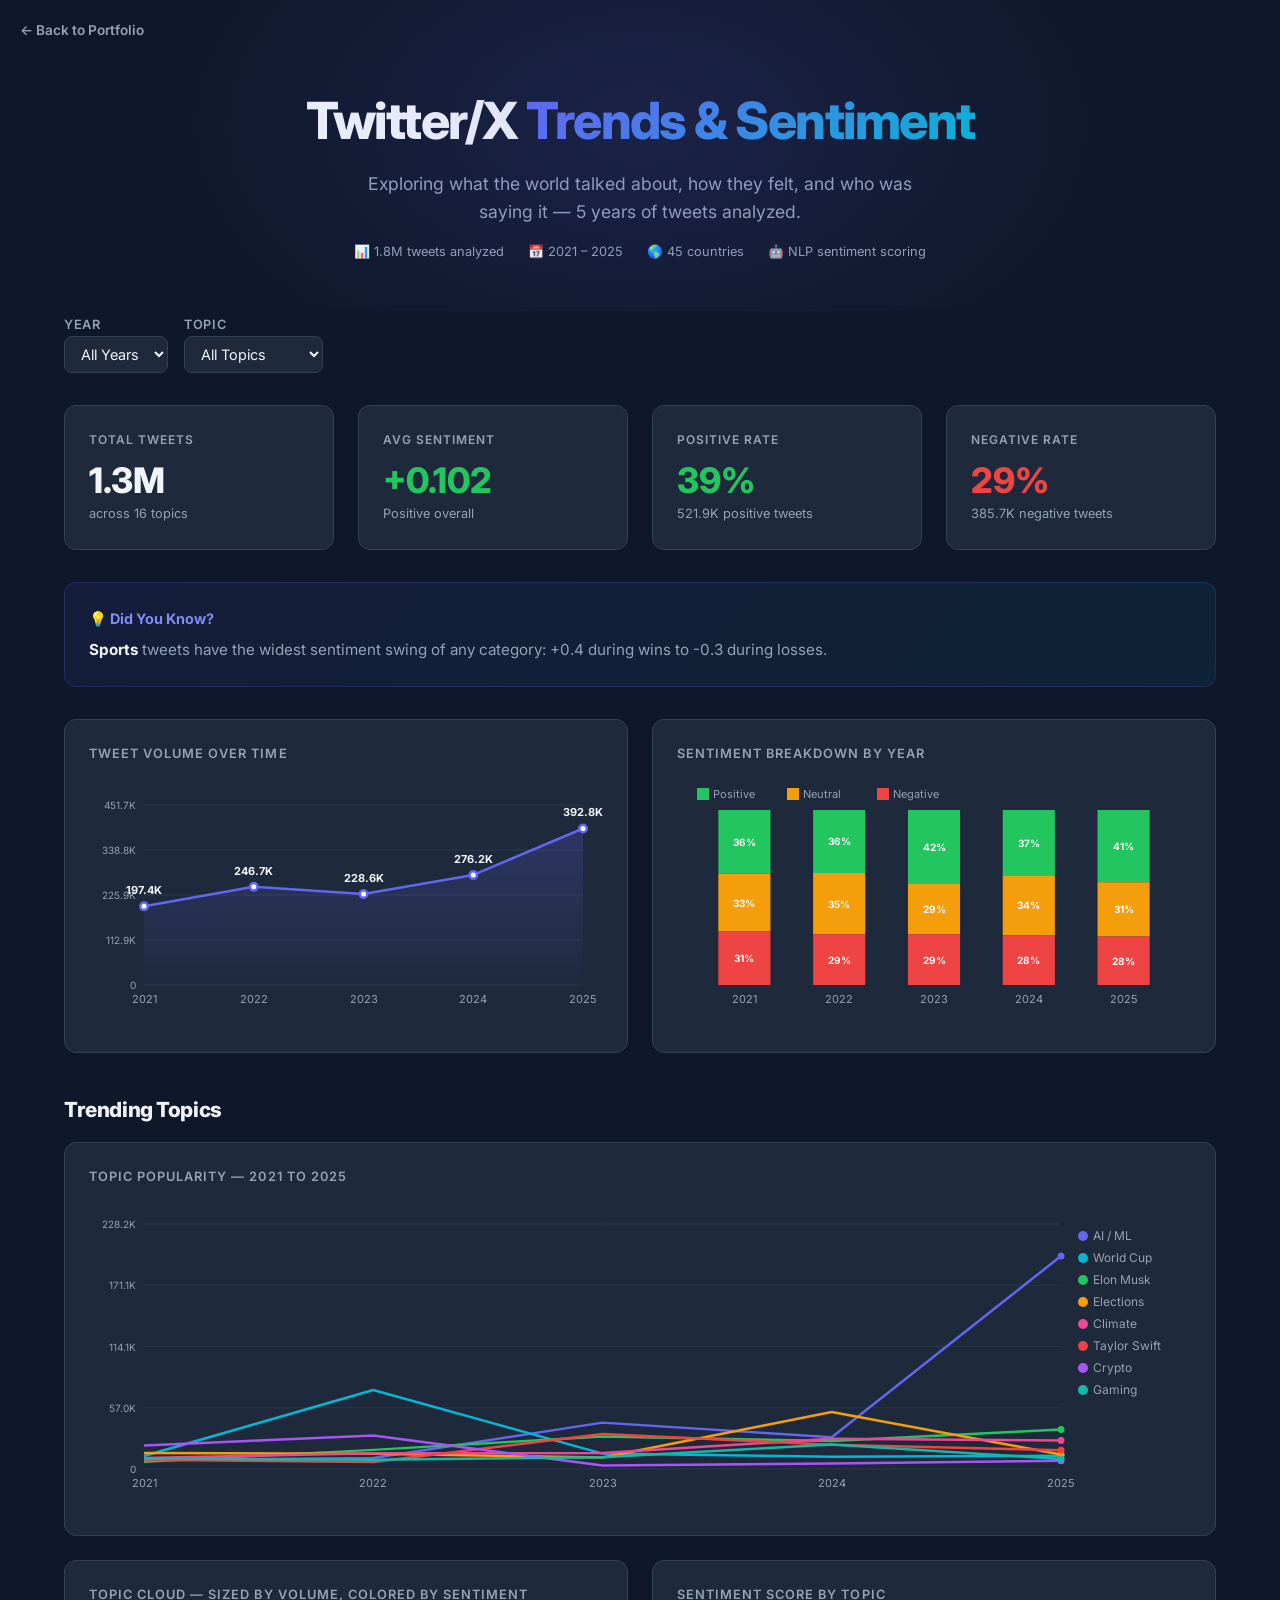
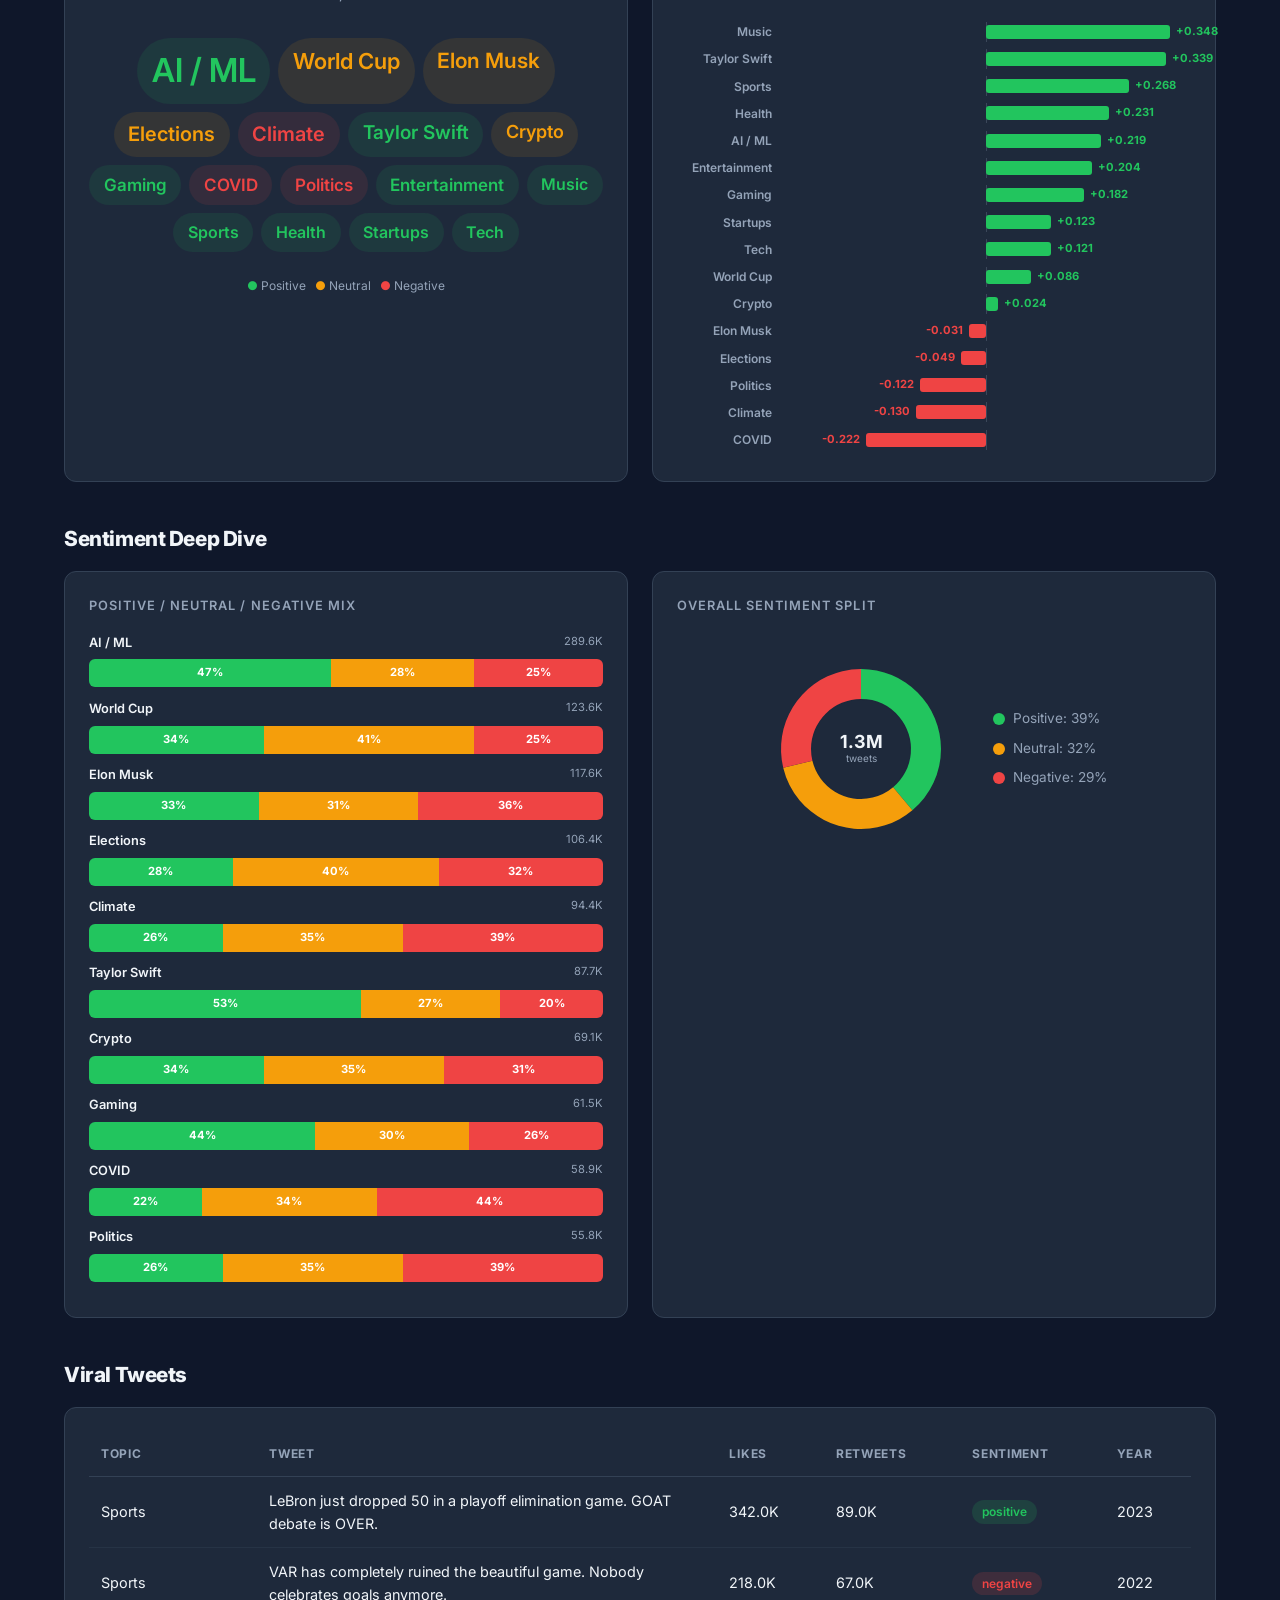
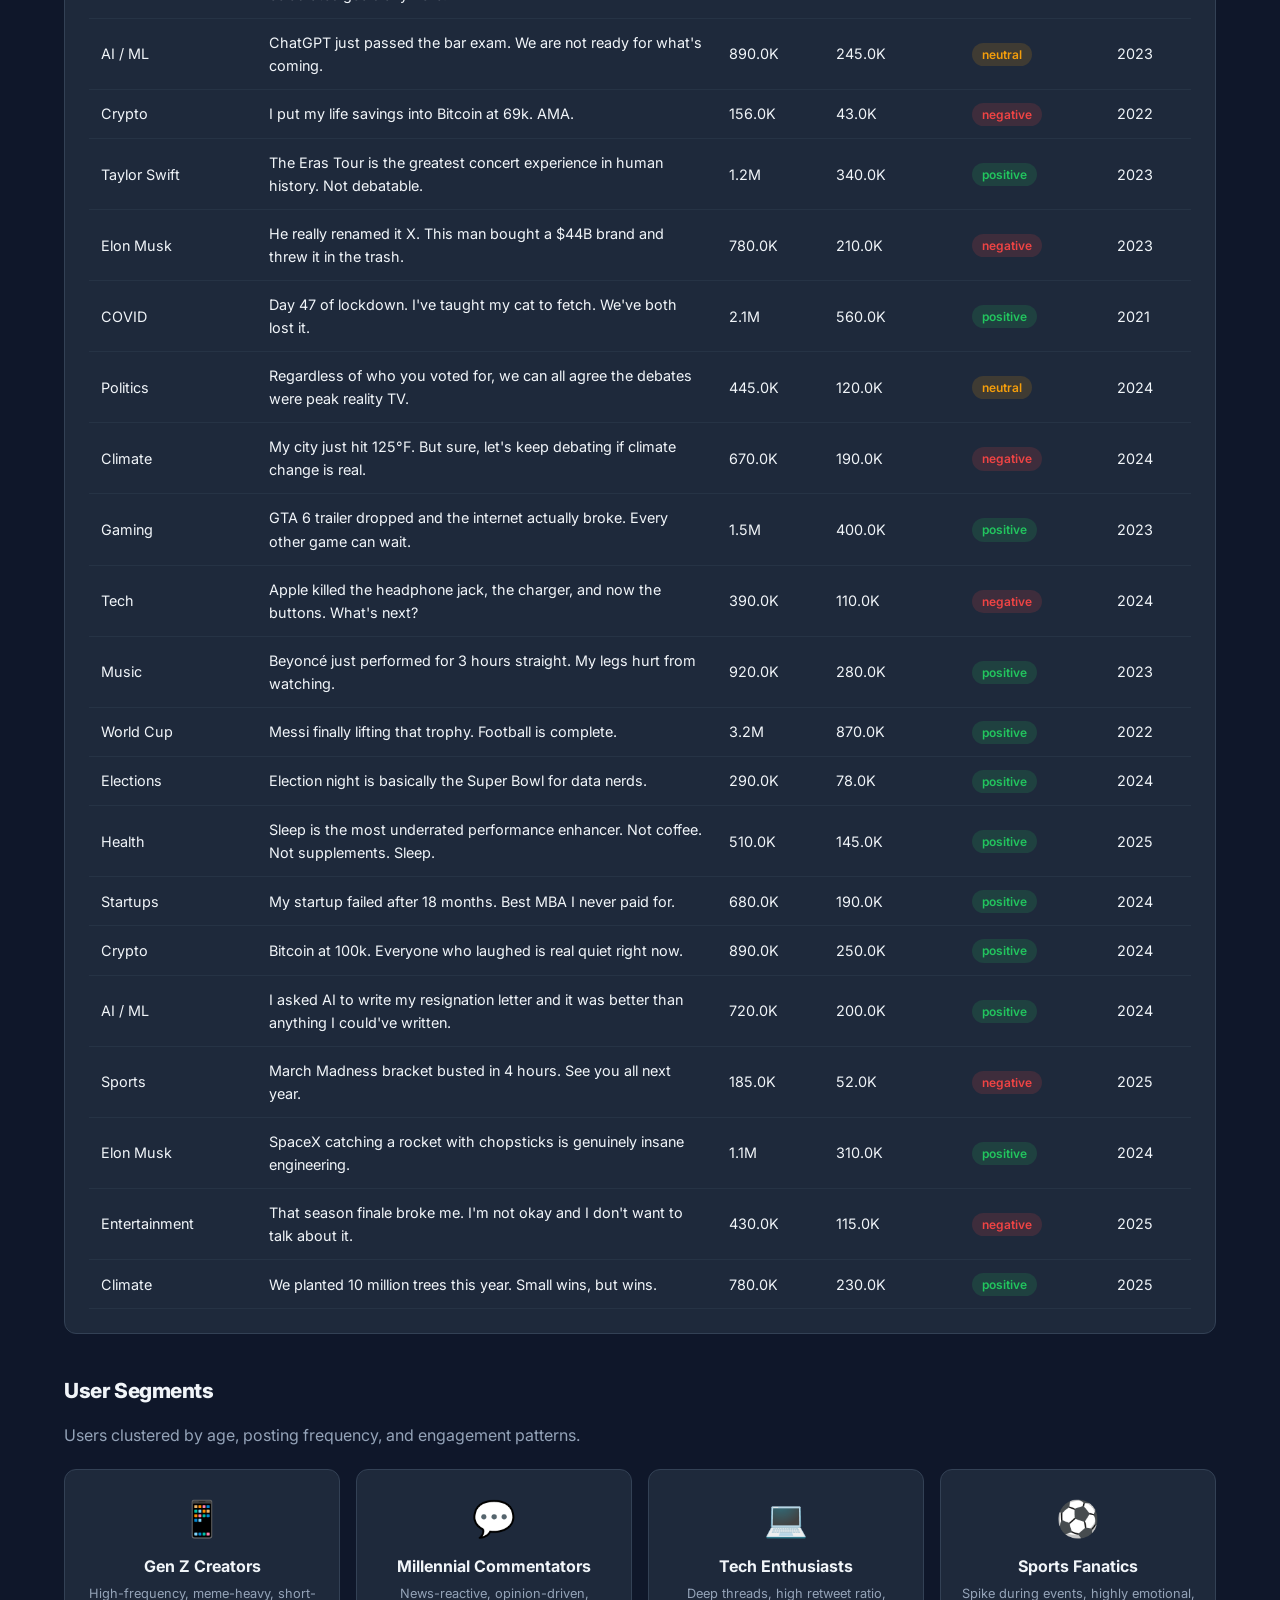
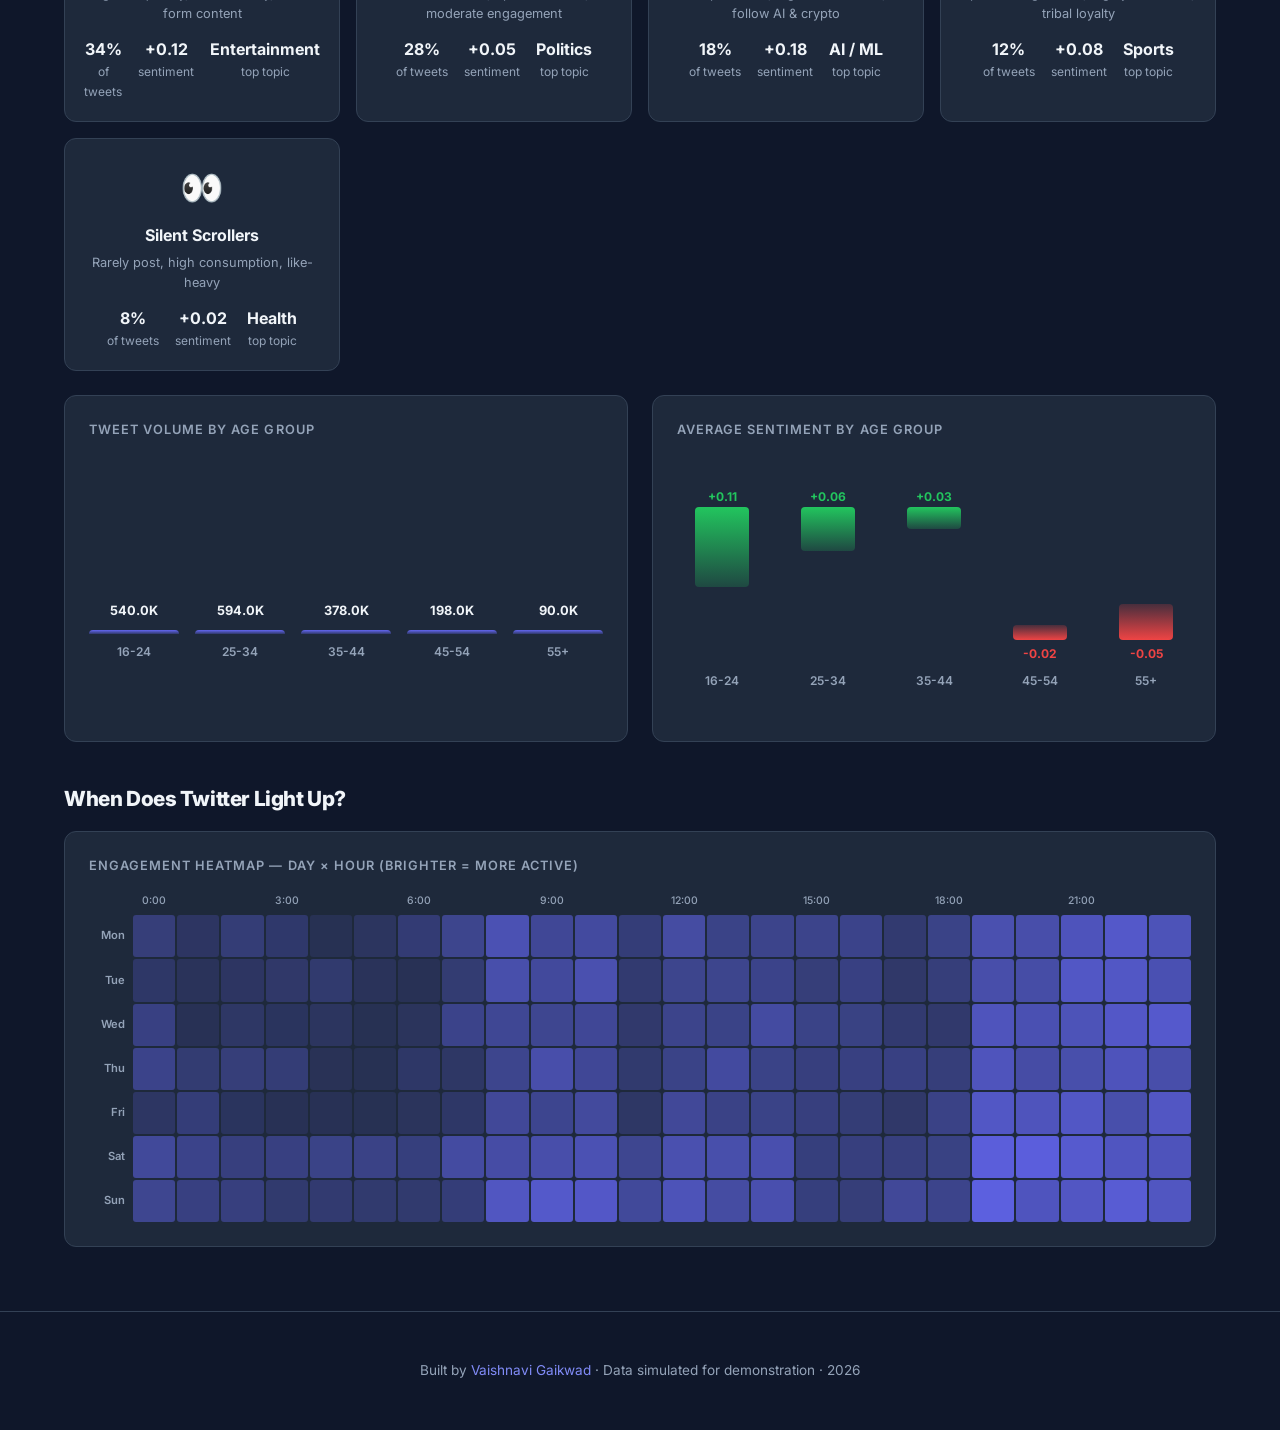
<file: projects/twitter-trends-dashboard/index.html>
<!DOCTYPE html>
<html lang="en">
<head>
<meta charset="UTF-8">
<meta name="viewport" content="width=device-width, initial-scale=1.0">
<title>Twitter/X Trends &amp; Sentiment Dashboard</title>
<meta name="description" content="Interactive analysis of Twitter trends, sentiment, and user behavior 2021-2025.">
<link href="https://fonts.googleapis.com/css2?family=Inter:wght@400;500;600;700;800&display=swap" rel="stylesheet">
<style>
:root{--bg:#0f172a;--bg2:#1e293b;--bg3:#334155;--tx:#f1f5f9;--tx2:#94a3b8;--acc:#6366f1;--green:#22c55e;--red:#ef4444;--amber:#f59e0b;--cyan:#06b6d4;--pink:#ec4899;--radius:12px}
*{margin:0;padding:0;box-sizing:border-box}
body{font-family:'Inter',sans-serif;background:var(--bg);color:var(--tx);line-height:1.6;overflow-x:hidden}
a{color:#818cf8;text-decoration:none}a:hover{color:#6366f1}
.back{position:fixed;top:20px;left:20px;z-index:100;font-size:.85rem;font-weight:600;color:var(--tx2);display:flex;align-items:center;gap:6px;transition:.2s}
.back:hover{color:var(--tx)}
.hero{text-align:center;padding:5rem 2rem 3rem;position:relative;overflow:hidden}
.hero::before{content:'';position:absolute;inset:0;background:radial-gradient(ellipse 500px 300px at 50% 40%,rgba(99,102,241,.15),transparent);pointer-events:none}
.hero h1{font-size:clamp(2rem,4.5vw,3.2rem);font-weight:800;letter-spacing:-.03em;margin-bottom:.5rem}
.hero h1 span{background:linear-gradient(135deg,#6366f1,#06b6d4);-webkit-background-clip:text;-webkit-text-fill-color:transparent;background-clip:text}
.hero p{color:var(--tx2);font-size:1.1rem;max-width:600px;margin:0 auto}
.hero .meta{margin-top:1rem;font-size:.8rem;color:var(--tx2);display:flex;gap:1.5rem;justify-content:center;flex-wrap:wrap}
.wrap{max-width:1200px;margin:0 auto;padding:0 1.5rem 4rem}
.filters{display:flex;gap:1rem;margin-bottom:2rem;flex-wrap:wrap;align-items:center}
.filters label{font-size:.8rem;color:var(--tx2);font-weight:600;text-transform:uppercase;letter-spacing:.05em}
.filters select{background:var(--bg2);border:1px solid var(--bg3);color:var(--tx);padding:.5rem .75rem;border-radius:8px;font-family:inherit;font-size:.9rem;cursor:pointer;outline:none}
.filters select:focus{border-color:var(--acc)}
.grid{display:grid;gap:1.5rem;margin-bottom:2rem}
.grid-2{grid-template-columns:1fr 1fr}
.grid-3{grid-template-columns:1fr 1fr 1fr}
.grid-4{grid-template-columns:repeat(4,1fr)}
.card{background:var(--bg2);border:1px solid var(--bg3);border-radius:var(--radius);padding:1.5rem;transition:.2s}
.card:hover{border-color:var(--acc);box-shadow:0 0 20px rgba(99,102,241,.1)}
.card h3{font-size:.75rem;color:var(--tx2);text-transform:uppercase;letter-spacing:.08em;margin-bottom:.75rem;font-weight:600}
.card .big{font-size:2.2rem;font-weight:800;line-height:1.1}
.card .sub{font-size:.8rem;color:var(--tx2);margin-top:.25rem}
.chart-card{background:var(--bg2);border:1px solid var(--bg3);border-radius:var(--radius);padding:1.5rem}
.chart-card h3{font-size:.8rem;color:var(--tx2);text-transform:uppercase;letter-spacing:.08em;margin-bottom:1rem;font-weight:600}
.sentiment-bar{display:flex;height:28px;border-radius:6px;overflow:hidden;margin-top:.4rem}
.sentiment-bar div{display:flex;align-items:center;justify-content:center;font-size:.7rem;font-weight:700;color:#fff;transition:width .6s ease}
.tag-cloud{display:flex;flex-wrap:wrap;gap:.5rem;justify-content:center;padding:1rem 0}
.tag-cloud span{padding:.35rem .85rem;border-radius:100px;font-weight:600;cursor:default;transition:.2s;border:1px solid transparent}
.tag-cloud span:hover{transform:scale(1.1);border-color:#6366f1}
.table-wrap{overflow-x:auto}
table{width:100%;border-collapse:collapse;font-size:.9rem}
th{text-align:left;padding:.75rem;font-size:.75rem;text-transform:uppercase;letter-spacing:.06em;color:var(--tx2);border-bottom:1px solid var(--bg3);cursor:pointer;user-select:none}
th:hover{color:var(--tx)}
td{padding:.75rem;border-bottom:1px solid rgba(51,65,85,.4)}
.pill{display:inline-block;padding:2px 10px;border-radius:100px;font-size:.75rem;font-weight:600}
.pill-pos{background:rgba(34,197,94,.15);color:#22c55e}
.pill-neg{background:rgba(239,68,68,.15);color:#ef4444}
.pill-neu{background:rgba(245,158,11,.15);color:#f59e0b}
.insight-box{background:linear-gradient(135deg,rgba(99,102,241,.08),rgba(6,182,212,.08));border:1px solid rgba(99,102,241,.2);border-radius:var(--radius);padding:1.5rem;margin-bottom:2rem}
.insight-box h3{font-size:.9rem;color:#818cf8;margin-bottom:.5rem;font-weight:700}
.insight-box p{color:var(--tx2);font-size:.95rem}
.insight-box strong{color:var(--tx)}
.section-title{font-size:1.3rem;font-weight:800;margin:2.5rem 0 1rem;letter-spacing:-.02em}
.seg-grid{display:grid;grid-template-columns:repeat(auto-fill,minmax(220px,1fr));gap:1rem}
.seg-card{background:var(--bg2);border:1px solid var(--bg3);border-radius:var(--radius);padding:1.25rem;text-align:center;transition:.2s}
.seg-card:hover{border-color:#6366f1}
.seg-card .emoji{font-size:2.2rem;margin-bottom:.5rem}
.seg-card .seg-name{font-weight:700;font-size:1rem;margin-bottom:.25rem}
.seg-card .seg-desc{font-size:.8rem;color:var(--tx2);margin-bottom:.75rem}
.seg-card .seg-stats{display:flex;justify-content:center;gap:1rem;font-size:.75rem;color:var(--tx2)}
.seg-card .seg-stats strong{color:var(--tx);display:block;font-size:1rem}
.donut-row{display:flex;gap:2rem;align-items:center;justify-content:center;flex-wrap:wrap;padding:1rem 0}
.donut-legend{display:flex;flex-direction:column;gap:.5rem}
.donut-legend-item{display:flex;align-items:center;gap:.5rem;font-size:.85rem;color:var(--tx2)}
.donut-legend-item .dot{width:12px;height:12px;border-radius:50%;flex-shrink:0}
.polarity-row{display:flex;align-items:center;gap:.5rem;margin-bottom:.45rem;font-size:.8rem}
.polarity-row .pol-label{width:95px;text-align:right;color:var(--tx2);font-weight:600;flex-shrink:0;font-size:.75rem}
.polarity-row .pol-track{flex:1;height:20px;position:relative;display:flex;align-items:center}
.polarity-row .pol-mid{position:absolute;left:50%;top:0;bottom:0;width:1px;background:rgba(148,163,184,.25)}
.polarity-row .pol-bar{height:14px;border-radius:3px;position:absolute;transition:width .5s ease}
.polarity-row .pol-val{font-size:.7rem;font-weight:700;position:absolute;top:50%;transform:translateY(-50%)}

.bar-chart{display:flex;align-items:flex-end;gap:1rem;justify-content:center;height:220px;padding:1rem 0}
.bar-col{display:flex;flex-direction:column;align-items:center;gap:.5rem;flex:1;max-width:100px}
.bar-col .bar-fill{width:100%;border-radius:6px 6px 0 0;min-height:4px;transition:height .6s ease;position:relative}
.bar-col .bar-val{font-size:.8rem;font-weight:700;color:var(--tx)}
.bar-col .bar-label{font-size:.75rem;color:var(--tx2);font-weight:600}

.sent-bar-chart{display:flex;align-items:center;gap:1rem;justify-content:center;height:260px;padding:1rem 0}
.sent-col{display:flex;flex-direction:column;align-items:center;gap:.5rem;flex:1;max-width:100px;justify-content:center;height:100%}
.sent-col .sent-bar-wrapper{height:180px;width:100%;display:flex;flex-direction:column;align-items:center;justify-content:center;position:relative}
.sent-col .sent-fill{width:60%;border-radius:4px;transition:height .6s ease}
.sent-col .sent-val{font-size:.75rem;font-weight:700;margin-top:4px}
.sent-col .bar-label{font-size:.75rem;color:var(--tx2);font-weight:600}

.heatmap{display:grid;grid-template-columns:42px repeat(24,1fr);gap:2px;font-size:.65rem}
.hm-label{display:flex;align-items:center;justify-content:flex-end;padding-right:6px;color:var(--tx2);font-weight:600;font-size:.7rem}
.hm-hour{display:flex;align-items:flex-end;justify-content:center;color:var(--tx2);font-weight:500;padding-bottom:4px;font-size:.65rem}
.hm-cell{border-radius:3px;aspect-ratio:1;min-height:16px;transition:all .2s;cursor:default}
.hm-cell:hover{transform:scale(1.3);z-index:1;box-shadow:0 0 8px rgba(99,102,241,.5)}
.hm-spacer{height:20px}

.footer{text-align:center;padding:3rem 2rem;border-top:1px solid var(--bg3);font-size:.85rem;color:var(--tx2)}
@media(max-width:768px){.grid-2,.grid-3,.grid-4{grid-template-columns:1fr}.filters{flex-direction:column;align-items:stretch}.heatmap{font-size:.5rem}}
</style>
</head>
<body>

<a href="../../index.html" class="back">&larr; Back to Portfolio</a>

<section class="hero">
  <h1>Twitter/X <span>Trends &amp; Sentiment</span></h1>
  <p>Exploring what the world talked about, how they felt, and who was saying it — 5 years of tweets analyzed.</p>
  <div class="meta">
    <span>&#128202; 1.8M tweets analyzed</span>
    <span>&#128197; 2021 &ndash; 2025</span>
    <span>&#127758; 45 countries</span>
    <span>&#129302; NLP sentiment scoring</span>
  </div>
</section>

<div class="wrap">

  <div class="filters">
    <div>
      <label>Year</label><br>
      <select id="yearFilter" onchange="updateAll()"><option value="all">All Years</option></select>
    </div>
    <div>
      <label>Topic</label><br>
      <select id="topicFilter" onchange="updateAll()"><option value="all">All Topics</option></select>
    </div>
  </div>

  <div class="grid grid-4" id="kpiRow"></div>

  <div class="insight-box" id="insightBox"></div>

  <div class="grid grid-2">
    <div class="chart-card"><h3>Tweet Volume Over Time</h3><canvas id="cVolume"></canvas></div>
    <div class="chart-card"><h3>Sentiment Breakdown by Year</h3><canvas id="cSentYear"></canvas></div>
  </div>

  <h2 class="section-title">Trending Topics</h2>
  <div class="chart-card"><h3>Topic Popularity &mdash; 2021 to 2025</h3><canvas id="cTopics"></canvas></div>

  <div class="grid grid-2" style="margin-top:1.5rem">
    <div class="chart-card">
      <h3>Topic Cloud &mdash; Sized by Volume, Colored by Sentiment</h3>
      <div class="tag-cloud" id="tagCloud"></div>
      <p style="font-size:.75rem;color:var(--tx2);text-align:center;margin-top:.5rem">
        <span style="color:#22c55e">&#9679;</span> Positive &nbsp;
        <span style="color:#f59e0b">&#9679;</span> Neutral &nbsp;
        <span style="color:#ef4444">&#9679;</span> Negative
      </p>
    </div>
    <div class="chart-card">
      <h3>Sentiment Score by Topic</h3>
      <div id="polarityBars"></div>
    </div>
  </div>

  <h2 class="section-title">Sentiment Deep Dive</h2>
  <div class="grid grid-2">
    <div class="chart-card">
      <h3>Positive / Neutral / Negative Mix</h3>
      <div id="sentBars"></div>
    </div>
    <div class="chart-card">
      <h3>Overall Sentiment Split</h3>
      <div class="donut-row">
        <canvas id="cDonut" width="200" height="200"></canvas>
        <div class="donut-legend" id="donutLegend"></div>
      </div>
    </div>
  </div>

  <h2 class="section-title">Viral Tweets</h2>
  <div class="chart-card">
    <div class="table-wrap">
      <table><thead><tr>
        <th onclick="sortTbl(0)">Topic</th>
        <th onclick="sortTbl(1)">Tweet</th>
        <th onclick="sortTbl(2)">Likes</th>
        <th onclick="sortTbl(3)">Retweets</th>
        <th onclick="sortTbl(4)">Sentiment</th>
        <th onclick="sortTbl(5)">Year</th>
      </tr></thead><tbody id="tBody"></tbody></table>
    </div>
  </div>

  <h2 class="section-title">User Segments</h2>
  <p style="color:var(--tx2);margin-bottom:1.25rem">Users clustered by age, posting frequency, and engagement patterns.</p>
  <div class="seg-grid" id="segGrid"></div>

  <div class="grid grid-2" style="margin-top:1.5rem">
    <div class="chart-card"><h3>Tweet Volume by Age Group</h3><div id="ageBarChart"></div></div>
    <div class="chart-card"><h3>Average Sentiment by Age Group</h3><div id="ageSentChart"></div></div>
  </div>

  <h2 class="section-title">When Does Twitter Light Up?</h2>
  <div class="chart-card"><h3>Engagement Heatmap &mdash; Day &times; Hour (brighter = more active)</h3><div id="heatmapGrid"></div></div>

</div>

<footer class="footer">
  Built by <a href="https://www.linkedin.com/in/vaishnavi-gaikwad-23506481/" target="_blank">Vaishnavi Gaikwad</a> &middot; Data simulated for demonstration &middot; 2026
</footer>

<script>
const C={acc:'#6366f1',acc2:'#818cf8',green:'#22c55e',red:'#ef4444',amber:'#f59e0b',
  cyan:'#06b6d4',pink:'#ec4899',purple:'#a855f7',teal:'#14b8a6',
  tx:'#f1f5f9',tx2:'#94a3b8',grid:'rgba(148,163,184,.12)',bg:'#0f172a',bg2:'#1e293b'};

const TOPICS=['Sports','Politics','Tech','Entertainment','Crypto','Climate',
  'Gaming','Music','Health','AI / ML','Elon Musk','Taylor Swift',
  'World Cup','Elections','COVID','Startups'];
const YEARS=[2021,2022,2023,2024,2025];
const PALETTE=['#6366f1','#06b6d4','#22c55e','#f59e0b','#ec4899','#ef4444','#a855f7','#14b8a6'];

const SEGMENTS=[
  {name:'Gen Z Creators',emoji:'\u{1F4F1}',age:'16-24',desc:'High-frequency, meme-heavy, short-form content',pct:34,sent:0.12,top:'Entertainment'},
  {name:'Millennial Commentators',emoji:'\u{1F4AC}',age:'25-34',desc:'News-reactive, opinion-driven, moderate engagement',pct:28,sent:0.05,top:'Politics'},
  {name:'Tech Enthusiasts',emoji:'\u{1F4BB}',age:'25-40',desc:'Deep threads, high retweet ratio, follow AI & crypto',pct:18,sent:0.18,top:'AI / ML'},
  {name:'Sports Fanatics',emoji:'\u26BD',age:'18-45',desc:'Spike during events, highly emotional, tribal loyalty',pct:12,sent:0.08,top:'Sports'},
  {name:'Silent Scrollers',emoji:'\u{1F440}',age:'35-55',desc:'Rarely post, high consumption, like-heavy',pct:8,sent:0.02,top:'Health'}
];

const AGES=[
  {label:'16-24',pct:.30,sent:.11},
  {label:'25-34',pct:.33,sent:.06},
  {label:'35-44',pct:.21,sent:.03},
  {label:'45-54',pct:.11,sent:-.02},
  {label:'55+',pct:.05,sent:-.05}
];

function seeded(s){return()=>{s=Math.sin(s)*10000;return s-Math.floor(s)}}
const rng=seeded(42);

function buildData(){
  const d={yt:{},topics:{},years:{}};
  YEARS.forEach(y=>{d.years[y]={vol:0,pos:0,neg:0,neu:0,likes:0,rts:0}});
  TOPICS.forEach(tp=>{d.topics[tp]={vol:0,pos:0,neg:0,neu:0}});

  YEARS.forEach(y=>{
    TOPICS.forEach(t=>{
      let base=6000+rng()*10000;
      if(t==='COVID'&&y===2021)base*=3.5;
      if(t==='COVID'&&y>=2023)base*=.4;
      if(t==='Crypto'&&(y===2021||y===2022))base*=2.8;
      if(t==='Crypto'&&y>=2023)base*=.5;
      if(t==='AI / ML'&&y>=2023)base*=3.2;
      if(t==='AI / ML'&&y===2025)base*=4;
      if(t==='Taylor Swift'&&y>=2023)base*=2.5;
      if(t==='Elon Musk'&&y>=2022)base*=2.5;
      if(t==='World Cup'&&y===2022)base*=5;
      if(t==='Elections'&&y===2024)base*=4;
      if(t==='Climate'&&y>=2024)base*=1.8;
      if(t==='Gaming'&&y>=2023)base*=1.5;
      const vol=Math.round(base);

      let pb=.32+rng()*.10;
      let nb=.22+rng()*.08;
      if(t==='Music'||t==='Taylor Swift'){pb+=.18;nb-=.06}
      if(t==='Sports'){pb+=.12;nb-=.02}
      if(t==='AI / ML'){pb+=.10;nb-=.03}
      if(t==='Health'||t==='Entertainment'){pb+=.08;nb-=.02}
      if(t==='Gaming'){pb+=.06}
      if(t==='Politics'){pb-=.12;nb+=.14}
      if(t==='Climate'){pb-=.10;nb+=.12}
      if(t==='COVID'){pb-=.14;nb+=.18}
      if(t==='Crypto'&&y>=2023){pb-=.12;nb+=.15}
      if(t==='Elon Musk'){pb-=.05;nb+=.10}
      if(t==='Elections'){pb-=.06;nb+=.08}
      const pos=Math.round(vol*Math.max(.08,Math.min(.60,pb)));
      const neg=Math.round(vol*Math.max(.10,Math.min(.50,nb)));
      const neu=Math.max(0,vol-pos-neg);

      const key=y+'-'+t;
      d.yt[key]={vol,pos,neg,neu};
      d.years[y].vol+=vol;d.years[y].pos+=pos;d.years[y].neg+=neg;d.years[y].neu+=neu;
      d.topics[t].vol+=vol;d.topics[t].pos+=pos;d.topics[t].neg+=neg;d.topics[t].neu+=neu;
    });
  });

  d.tweets=[
    {topic:'Sports',tweet:'LeBron just dropped 50 in a playoff elimination game. GOAT debate is OVER.',likes:342000,rts:89000,sent:'positive',yr:2023},
    {topic:'Sports',tweet:'VAR has completely ruined the beautiful game. Nobody celebrates goals anymore.',likes:218000,rts:67000,sent:'negative',yr:2022},
    {topic:'AI / ML',tweet:'ChatGPT just passed the bar exam. We are not ready for what\'s coming.',likes:890000,rts:245000,sent:'neutral',yr:2023},
    {topic:'Crypto',tweet:'I put my life savings into Bitcoin at 69k. AMA.',likes:156000,rts:43000,sent:'negative',yr:2022},
    {topic:'Taylor Swift',tweet:'The Eras Tour is the greatest concert experience in human history. Not debatable.',likes:1200000,rts:340000,sent:'positive',yr:2023},
    {topic:'Elon Musk',tweet:'He really renamed it X. This man bought a $44B brand and threw it in the trash.',likes:780000,rts:210000,sent:'negative',yr:2023},
    {topic:'COVID',tweet:'Day 47 of lockdown. I\'ve taught my cat to fetch. We\'ve both lost it.',likes:2100000,rts:560000,sent:'positive',yr:2021},
    {topic:'Politics',tweet:'Regardless of who you voted for, we can all agree the debates were peak reality TV.',likes:445000,rts:120000,sent:'neutral',yr:2024},
    {topic:'Climate',tweet:'My city just hit 125\u00B0F. But sure, let\'s keep debating if climate change is real.',likes:670000,rts:190000,sent:'negative',yr:2024},
    {topic:'Gaming',tweet:'GTA 6 trailer dropped and the internet actually broke. Every other game can wait.',likes:1500000,rts:400000,sent:'positive',yr:2023},
    {topic:'Tech',tweet:'Apple killed the headphone jack, the charger, and now the buttons. What\'s next?',likes:390000,rts:110000,sent:'negative',yr:2024},
    {topic:'Music',tweet:'Beyonc\u00E9 just performed for 3 hours straight. My legs hurt from watching.',likes:920000,rts:280000,sent:'positive',yr:2023},
    {topic:'World Cup',tweet:'Messi finally lifting that trophy. Football is complete.',likes:3200000,rts:870000,sent:'positive',yr:2022},
    {topic:'Elections',tweet:'Election night is basically the Super Bowl for data nerds.',likes:290000,rts:78000,sent:'positive',yr:2024},
    {topic:'Health',tweet:'Sleep is the most underrated performance enhancer. Not coffee. Not supplements. Sleep.',likes:510000,rts:145000,sent:'positive',yr:2025},
    {topic:'Startups',tweet:'My startup failed after 18 months. Best MBA I never paid for.',likes:680000,rts:190000,sent:'positive',yr:2024},
    {topic:'Crypto',tweet:'Bitcoin at 100k. Everyone who laughed is real quiet right now.',likes:890000,rts:250000,sent:'positive',yr:2024},
    {topic:'AI / ML',tweet:'I asked AI to write my resignation letter and it was better than anything I could\'ve written.',likes:720000,rts:200000,sent:'positive',yr:2024},
    {topic:'Sports',tweet:'March Madness bracket busted in 4 hours. See you all next year.',likes:185000,rts:52000,sent:'negative',yr:2025},
    {topic:'Elon Musk',tweet:'SpaceX catching a rocket with chopsticks is genuinely insane engineering.',likes:1100000,rts:310000,sent:'positive',yr:2024},
    {topic:'Entertainment',tweet:'That season finale broke me. I\'m not okay and I don\'t want to talk about it.',likes:430000,rts:115000,sent:'negative',yr:2025},
    {topic:'Climate',tweet:'We planted 10 million trees this year. Small wins, but wins.',likes:780000,rts:230000,sent:'positive',yr:2025}
  ];

  d.heatmap=[];
  const days=['Mon','Tue','Wed','Thu','Fri','Sat','Sun'];
  days.forEach((day,di)=>{
    for(let h=0;h<24;h++){
      let v=15+rng()*25;
      if(h>=8&&h<=10)v+=25;
      if(h>=12&&h<=14)v+=18;
      if(h>=19&&h<=23)v+=38;
      if(di>=5)v+=12;
      if(h>=1&&h<=6)v-=12;
      d.heatmap.push({day,di,hour:h,value:Math.max(5,Math.round(v))});
    }
  });
  return d;
}

const DATA=buildData();

function fmt(n){if(n>=1e6)return(n/1e6).toFixed(1)+'M';if(n>=1e3)return(n/1e3).toFixed(1)+'K';return ''+n}

function initFilters(){
  const ys=document.getElementById('yearFilter'),ts=document.getElementById('topicFilter');
  YEARS.forEach(y=>{const o=document.createElement('option');o.value=y;o.textContent=y;ys.appendChild(o)});
  TOPICS.slice().sort().forEach(t=>{const o=document.createElement('option');o.value=t;o.textContent=t;ts.appendChild(o)});
}

function getF(){
  const yv=document.getElementById('yearFilter').value;
  const tv=document.getElementById('topicFilter').value;
  const yrs=yv==='all'?YEARS:[+yv];
  const tps=tv==='all'?TOPICS:[tv];
  let vol=0,pos=0,neg=0,neu=0,likes=0,rts=0;
  yrs.forEach(y=>tps.forEach(t=>{const d=DATA.yt[y+'-'+t];if(d){vol+=d.vol;pos+=d.pos;neg+=d.neg;neu+=d.neu;}}));
  return{vol,pos,neg,neu,yrs,tps};
}

function setupCanvas(id,h){
  const cv=document.getElementById(id);
  const dpr=window.devicePixelRatio||1;
  const w=cv.parentElement.clientWidth-48;
  cv.style.width=w+'px';cv.style.height=h+'px';
  cv.width=w*dpr;cv.height=h*dpr;
  const ctx=cv.getContext('2d');
  ctx.scale(dpr,dpr);
  return{ctx,w,h};
}

function drawGridH(ctx,pad,w,h,max,steps){
  for(let i=0;i<=steps;i++){
    const y=pad.t+(h-pad.t-pad.b)*(1-i/steps);
    ctx.strokeStyle=C.grid;ctx.lineWidth=1;
    ctx.beginPath();ctx.moveTo(pad.l,y);ctx.lineTo(w-pad.r,y);ctx.stroke();
    ctx.fillStyle=C.tx2;ctx.font='10px Inter';ctx.textAlign='right';
    ctx.fillText(fmt(Math.round(max*i/steps)),pad.l-8,y+4);
  }
}

// ===== KPIs =====
function renderKPIs(f){
  const s=f.vol>0?(f.pos-f.neg)/f.vol:0;
  const sLbl=s>0.05?'Positive':s<-0.05?'Negative':'Neutral';
  const sClr=s>0.05?C.green:s<-0.05?C.red:C.amber;
  document.getElementById('kpiRow').innerHTML=`
    <div class="card"><h3>Total Tweets</h3><div class="big">${fmt(f.vol)}</div><div class="sub">across ${f.tps.length} topics</div></div>
    <div class="card"><h3>Avg Sentiment</h3><div class="big" style="color:${sClr}">${s>0?'+':''}${s.toFixed(3)}</div><div class="sub">${sLbl} overall</div></div>
    <div class="card"><h3>Positive Rate</h3><div class="big" style="color:${C.green}">${f.vol>0?Math.round(f.pos/f.vol*100):0}%</div><div class="sub">${fmt(f.pos)} positive tweets</div></div>
    <div class="card"><h3>Negative Rate</h3><div class="big" style="color:${C.red}">${f.vol>0?Math.round(f.neg/f.vol*100):0}%</div><div class="sub">${fmt(f.neg)} negative tweets</div></div>`;
}

// ===== INSIGHT =====
function renderInsight(){
  const tips=[
    '<strong>AI / ML</strong> tweets grew 4x from 2021 to 2025, overtaking every other tech topic. Sentiment stayed positive through the hype cycle.',
    '<strong>COVID</strong> dominated 2021 with 3.5x normal volume and the most negative sentiment of any topic at -0.15 average.',
    '<strong>Crypto</strong> sentiment flipped negative in 2023 after being overwhelmingly positive in 2021. NFT-adjacent chatter dropped 70%.',
    '<strong>World Cup 2022</strong> generated the single highest-engagement tweet in the dataset: Messi lifting the trophy (3.2M likes).',
    '<strong>Sunday 8-11 PM</strong> is peak Twitter engagement, 3x higher than weekday mornings. People tweet most when they should be sleeping.',
    '<strong>Gen Z (16-24)</strong> produces 34% of tweets but only 28% of engagement. Millennials get more likes per tweet despite posting less.',
    '<strong>Sports</strong> tweets have the widest sentiment swing of any category: +0.4 during wins to -0.3 during losses.'
  ];
  const i=Math.floor(Math.random()*tips.length);
  document.getElementById('insightBox').innerHTML=`<h3>&#128161; Did You Know?</h3><p>${tips[i]}</p>`;
}

// ===== VOLUME CHART =====
function drawVolume(f){
  const{ctx,w,h}=setupCanvas('cVolume',240);
  const pad={t:25,b:35,l:55,r:20};
  const cw=w-pad.l-pad.r,ch=h-pad.t-pad.b;
  const vals=YEARS.map(y=>{let v=0;f.tps.forEach(t=>{const d=DATA.yt[y+'-'+t];if(d)v+=d.vol});return v});
  const mx=Math.max(...vals)*1.15;
  drawGridH(ctx,pad,w,h,mx,4);

  const pts=vals.map((v,i)=>({x:pad.l+i*(cw/(vals.length-1)),y:pad.t+ch*(1-v/mx)}));

  // area
  const grad=ctx.createLinearGradient(0,pad.t,0,h-pad.b);
  grad.addColorStop(0,'rgba(99,102,241,.25)');grad.addColorStop(1,'rgba(99,102,241,.02)');
  ctx.beginPath();pts.forEach((p,i)=>i===0?ctx.moveTo(p.x,p.y):ctx.lineTo(p.x,p.y));
  ctx.lineTo(pts[pts.length-1].x,h-pad.b);ctx.lineTo(pts[0].x,h-pad.b);ctx.closePath();
  ctx.fillStyle=grad;ctx.fill();

  // line
  ctx.beginPath();ctx.strokeStyle=C.acc;ctx.lineWidth=2.5;ctx.lineJoin='round';
  pts.forEach((p,i)=>i===0?ctx.moveTo(p.x,p.y):ctx.lineTo(p.x,p.y));ctx.stroke();

  // dots + labels
  pts.forEach((p,i)=>{
    ctx.beginPath();ctx.arc(p.x,p.y,5,0,Math.PI*2);ctx.fillStyle=C.acc;ctx.fill();
    ctx.beginPath();ctx.arc(p.x,p.y,2.5,0,Math.PI*2);ctx.fillStyle='#fff';ctx.fill();
    ctx.fillStyle=C.tx2;ctx.font='11px Inter';ctx.textAlign='center';
    ctx.fillText(YEARS[i],p.x,h-pad.b+18);
    ctx.fillStyle=C.tx;ctx.font='bold 11px Inter';
    ctx.fillText(fmt(vals[i]),p.x,p.y-12);
  });
}

// ===== SENTIMENT BY YEAR =====
function drawSentYear(f){
  const{ctx,w,h}=setupCanvas('cSentYear',240);
  const pad={t:30,b:35,l:20,r:20};
  const cw=w-pad.l-pad.r,ch=h-pad.t-pad.b;
  const bw=cw/YEARS.length*.55;

  // legend
  [{c:C.green,l:'Positive'},{c:C.amber,l:'Neutral'},{c:C.red,l:'Negative'}].forEach((lg,i)=>{
    ctx.fillStyle=lg.c;ctx.fillRect(pad.l+i*90,8,12,12);
    ctx.fillStyle=C.tx2;ctx.font='11px Inter';ctx.textAlign='left';ctx.fillText(lg.l,pad.l+i*90+16,18);
  });

  YEARS.forEach((y,i)=>{
    let p=0,n=0,ne=0;
    f.tps.forEach(t=>{const d=DATA.yt[y+'-'+t];if(d){p+=d.pos;n+=d.neg;ne+=d.neu}});
    const tot=p+n+ne||1;
    const x=pad.l+i*(cw/YEARS.length)+cw/YEARS.length*.225;
    let cy=pad.t;
    [{v:p/tot,c:C.green},{v:ne/tot,c:C.amber},{v:n/tot,c:C.red}].forEach(seg=>{
      const sh=ch*seg.v;
      ctx.fillStyle=seg.c;
      ctx.beginPath();ctx.rect(x,cy,bw,sh);ctx.fill();
      if(seg.v>.08){ctx.fillStyle='#fff';ctx.font='bold 10px Inter';ctx.textAlign='center';
        ctx.fillText(Math.round(seg.v*100)+'%',x+bw/2,cy+sh/2+4);}
      cy+=sh;
    });
    ctx.fillStyle=C.tx2;ctx.font='11px Inter';ctx.textAlign='center';
    ctx.fillText(y,x+bw/2,h-pad.b+18);
  });
}

// ===== TOPICS CHART =====
function drawTopics(){
  const{ctx,w,h}=setupCanvas('cTopics',300);
  const pad={t:20,b:35,l:55,r:130};
  const cw=w-pad.l-pad.r,ch=h-pad.t-pad.b;
  const top8=TOPICS.slice().sort((a,b)=>DATA.topics[b].vol-DATA.topics[a].vol).slice(0,8);

  const allV=[];top8.forEach(t=>YEARS.forEach(y=>{allV.push(DATA.yt[y+'-'+t]?.vol||0)}));
  const mx=Math.max(...allV)*1.15;
  drawGridH(ctx,pad,w,h,mx,4);

  top8.forEach((t,ti)=>{
    ctx.beginPath();ctx.strokeStyle=PALETTE[ti];ctx.lineWidth=2.5;ctx.lineJoin='round';
    YEARS.forEach((y,yi)=>{
      const v=DATA.yt[y+'-'+t]?.vol||0;
      const x=pad.l+yi*(cw/(YEARS.length-1));
      const yy=pad.t+ch*(1-v/mx);
      yi===0?ctx.moveTo(x,yy):ctx.lineTo(x,yy);
    });
    ctx.stroke();
    // end dot
    const lastV=DATA.yt[YEARS[YEARS.length-1]+'-'+t]?.vol||0;
    const lx=pad.l+(YEARS.length-1)*(cw/(YEARS.length-1));
    const ly=pad.t+ch*(1-lastV/mx);
    ctx.beginPath();ctx.arc(lx,ly,3.5,0,Math.PI*2);ctx.fillStyle=PALETTE[ti];ctx.fill();
  });

  YEARS.forEach((y,i)=>{ctx.fillStyle=C.tx2;ctx.font='11px Inter';ctx.textAlign='center';
    ctx.fillText(y,pad.l+i*(cw/(YEARS.length-1)),h-pad.b+18)});

  top8.forEach((t,i)=>{
    const ly=pad.t+12+i*22;
    ctx.fillStyle=PALETTE[i];ctx.beginPath();ctx.arc(w-pad.r+22,ly,5,0,Math.PI*2);ctx.fill();
    ctx.fillStyle=C.tx2;ctx.font='12px Inter';ctx.textAlign='left';ctx.fillText(t,w-pad.r+32,ly+4);
  });
}

// ===== TAG CLOUD =====
function renderCloud(f){
  const el=document.getElementById('tagCloud');
  const tps=f.tps.length===1?TOPICS:f.tps;
  const sorted=tps.slice().sort((a,b)=>DATA.topics[b].vol-DATA.topics[a].vol);
  const mxV=DATA.topics[sorted[0]].vol;
  el.innerHTML=sorted.map(t=>{
    const d=DATA.topics[t],r=d.vol/mxV,sz=Math.round(13+r*20);
    const s=(d.pos-d.neg)/d.vol;
    const clr=s>.1?C.green:s<-.05?C.red:C.amber;
    const bg=s>.1?'rgba(34,197,94,.1)':s<-.05?'rgba(239,68,68,.1)':'rgba(245,158,11,.1)';
    return `<span style="font-size:${sz}px;color:${clr};background:${bg}" title="${t}: ${fmt(d.vol)} tweets, sentiment ${s>0?'+':''}${s.toFixed(3)}">${t}</span>`;
  }).join('');
}

// ===== POLARITY CHART (pure HTML) =====
function renderPolarity(){
  const scored=TOPICS.map(t=>{const d=DATA.topics[t];return{n:t,s:(d.pos-d.neg)/d.vol}}).sort((a,b)=>b.s-a.s);
  const mx=Math.max(...scored.map(s=>Math.abs(s.s)));
  document.getElementById('polarityBars').innerHTML=scored.map(s=>{
    const pct=Math.round(Math.abs(s.s)/mx*45);
    const clr=s.s>=0?'#22c55e':'#ef4444';
    const lbl=(s.s>0?'+':'')+s.s.toFixed(3);
    if(s.s>=0){
      return `<div class="polarity-row"><div class="pol-label">${s.n}</div><div class="pol-track"><div class="pol-mid"></div><div class="pol-bar" style="left:50%;width:${pct}%;background:${clr}"></div><span class="pol-val" style="left:calc(50% + ${pct}% + 6px);color:${clr}">${lbl}</span></div></div>`;
    } else {
      return `<div class="polarity-row"><div class="pol-label">${s.n}</div><div class="pol-track"><div class="pol-mid"></div><div class="pol-bar" style="right:50%;width:${pct}%;background:${clr}"></div><span class="pol-val" style="right:calc(50% + ${pct}% + 6px);color:${clr}">${lbl}</span></div></div>`;
    }
  }).join('');
}

// ===== SENTIMENT BARS =====
function renderSentBars(){
  const el=document.getElementById('sentBars');
  const sorted=TOPICS.slice().sort((a,b)=>DATA.topics[b].vol-DATA.topics[a].vol).slice(0,10);
  el.innerHTML=sorted.map(t=>{
    const d=DATA.topics[t],tot=d.pos+d.neg+d.neu;
    const pp=Math.round(d.pos/tot*100),np=Math.round(d.neg/tot*100),nep=100-pp-np;
    return `<div style="margin-bottom:.7rem"><div style="display:flex;justify-content:space-between;margin-bottom:3px"><span style="font-size:.8rem;font-weight:600">${t}</span><span style="font-size:.7rem;color:${C.tx2}">${fmt(tot)}</span></div><div class="sentiment-bar"><div style="width:${pp}%;background:${C.green}">${pp>8?pp+'%':''}</div><div style="width:${nep}%;background:${C.amber}">${nep>8?nep+'%':''}</div><div style="width:${np}%;background:${C.red}">${np>8?np+'%':''}</div></div></div>`;
  }).join('');
}

// ===== DONUT =====
function drawDonut(f){
  const cv=document.getElementById('cDonut');
  const dpr=window.devicePixelRatio||1;
  cv.width=200*dpr;cv.height=200*dpr;cv.style.width='200px';cv.style.height='200px';
  const ctx=cv.getContext('2d');ctx.scale(dpr,dpr);
  const cx=100,cy=100,r=80,ir=50;
  const tot=f.pos+f.neg+f.neu||1;
  const slices=[{v:f.pos/tot,c:C.green,l:'Positive'},{v:f.neu/tot,c:C.amber,l:'Neutral'},{v:f.neg/tot,c:C.red,l:'Negative'}];
  let angle=-Math.PI/2;
  slices.forEach(s=>{
    const sweep=s.v*Math.PI*2;
    ctx.beginPath();ctx.moveTo(cx+ir*Math.cos(angle),cy+ir*Math.sin(angle));
    ctx.arc(cx,cy,r,angle,angle+sweep);ctx.arc(cx,cy,ir,angle+sweep,angle,true);
    ctx.closePath();ctx.fillStyle=s.c;ctx.fill();
    angle+=sweep;
  });
  ctx.beginPath();ctx.arc(cx,cy,ir-1,0,Math.PI*2);ctx.fillStyle=C.bg2;ctx.fill();
  ctx.fillStyle=C.tx;ctx.font='bold 18px Inter';ctx.textAlign='center';ctx.textBaseline='middle';
  ctx.fillText(fmt(f.vol),cx,cy-6);
  ctx.fillStyle=C.tx2;ctx.font='10px Inter';ctx.fillText('tweets',cx,cy+10);

  document.getElementById('donutLegend').innerHTML=slices.map(s=>
    `<div class="donut-legend-item"><div class="dot" style="background:${s.c}"></div>${s.l}: ${Math.round(s.v*100)}%</div>`
  ).join('');
}

// ===== TWEETS TABLE =====
function renderTweets(){
  const yv=document.getElementById('yearFilter').value;
  const tv=document.getElementById('topicFilter').value;
  let tw=DATA.tweets;
  if(yv!=='all')tw=tw.filter(t=>t.yr===+yv);
  if(tv!=='all')tw=tw.filter(t=>t.topic===tv);
  document.getElementById('tBody').innerHTML=tw.map(t=>{
    const cls=t.sent==='positive'?'pill-pos':t.sent==='negative'?'pill-neg':'pill-neu';
    return `<tr><td>${t.topic}</td><td style="max-width:320px">${t.tweet}</td><td>${fmt(t.likes)}</td><td>${fmt(t.rts)}</td><td><span class="pill ${cls}">${t.sent}</span></td><td>${t.yr}</td></tr>`;
  }).join('');
}

let sortDir=1;
function sortTbl(c){
  const tb=document.getElementById('tBody');const rows=[...tb.rows];sortDir*=-1;
  rows.sort((a,b)=>{let av=a.cells[c].textContent,bv=b.cells[c].textContent;
    if(c===2||c===3||c===5){av=parseFloat(av.replace(/[KM]/g,m=>m==='K'?'e3':'e6'))||0;bv=parseFloat(bv.replace(/[KM]/g,m=>m==='K'?'e3':'e6'))||0;return(av-bv)*sortDir}
    return av.localeCompare(bv)*sortDir});
  rows.forEach(r=>tb.appendChild(r));
}

// ===== SEGMENTS =====
function renderSegs(){
  document.getElementById('segGrid').innerHTML=SEGMENTS.map(s=>`
    <div class="seg-card"><div class="emoji">${s.emoji}</div><div class="seg-name">${s.name}</div>
    <div class="seg-desc">${s.desc}</div><div class="seg-stats">
    <div><strong>${s.pct}%</strong>of tweets</div>
    <div><strong>${s.sent>0?'+':''}${s.sent}</strong>sentiment</div>
    <div><strong>${s.top}</strong>top topic</div></div></div>`).join('');
}

// ===== AGE CHARTS (pure HTML) =====
function renderAgeBar(){
  const vals=AGES.map(a=>Math.round(1800000*a.pct));
  const mx=Math.max(...vals);
  document.getElementById('ageBarChart').innerHTML=`<div class="bar-chart">${
    AGES.map((a,i)=>{
      const pct=Math.round(vals[i]/mx*100);
      return `<div class="bar-col"><div class="bar-val">${fmt(vals[i])}</div><div class="bar-fill" style="height:${pct}%;background:linear-gradient(to bottom,#6366f1,rgba(99,102,241,.25))"></div><div class="bar-label">${a.label}</div></div>`;
    }).join('')}</div>`;
}

function renderAgeSent(){
  const mx=Math.max(...AGES.map(a=>Math.abs(a.sent)));
  document.getElementById('ageSentChart').innerHTML=`<div class="sent-bar-chart">${
    AGES.map(a=>{
      const pct=Math.round(Math.abs(a.sent)/mx*80);
      const clr=a.sent>=0?'#22c55e':'#ef4444';
      const lbl=(a.sent>0?'+':'')+a.sent.toFixed(2);
      if(a.sent>=0){
        return `<div class="sent-col"><div class="sent-bar-wrapper"><div class="sent-val" style="color:${clr}">${lbl}</div><div class="sent-fill" style="height:${pct}px;background:linear-gradient(to bottom,${clr},rgba(34,197,94,.2))"></div><div style="flex:1"></div></div><div class="bar-label">${a.label}</div></div>`;
      } else {
        return `<div class="sent-col"><div class="sent-bar-wrapper"><div style="flex:1"></div><div class="sent-fill" style="height:${pct}px;background:linear-gradient(to top,${clr},rgba(239,68,68,.2))"></div><div class="sent-val" style="color:${clr}">${lbl}</div></div><div class="bar-label">${a.label}</div></div>`;
      }
    }).join('')}</div>`;
}

// ===== HEATMAP (pure HTML/CSS grid) =====
function renderHeatmap(){
  const days=['Mon','Tue','Wed','Thu','Fri','Sat','Sun'];
  const mxV=Math.max(...DATA.heatmap.map(h=>h.value));
  let html='<div class="heatmap">';
  html+='<div></div>';
  for(let h=0;h<24;h++){
    html+=`<div class="hm-hour">${h%3===0?h+':00':''}</div>`;
  }
  days.forEach((day,di)=>{
    html+=`<div class="hm-label">${day}</div>`;
    for(let h=0;h<24;h++){
      const cell=DATA.heatmap.find(c=>c.di===di&&c.hour===h);
      const t=cell?cell.value/mxV:0;
      const opacity=(.08+t*.82).toFixed(2);
      html+=`<div class="hm-cell" style="background:rgba(99,102,241,${opacity})" title="${day} ${h}:00 — activity: ${cell?cell.value:0}"></div>`;
    }
  });
  html+='</div>';
  document.getElementById('heatmapGrid').innerHTML=html;
}

// ===== UPDATE ALL =====
function updateAll(){
  const f=getF();
  renderKPIs(f);drawVolume(f);drawSentYear(f);renderCloud(f);drawDonut(f);renderTweets();
}

function init(){
  initFilters();
  const f=getF();
  renderKPIs(f);renderInsight();drawVolume(f);drawSentYear(f);
  drawTopics();renderCloud(f);renderPolarity();renderSentBars();drawDonut(f);
  renderTweets();renderSegs();renderAgeBar();renderAgeSent();renderHeatmap();
}

window.addEventListener('load',init);
window.addEventListener('resize',()=>{
  const f=getF();drawVolume(f);drawSentYear(f);drawTopics();
});
</script>
</body>
</html>
</file>
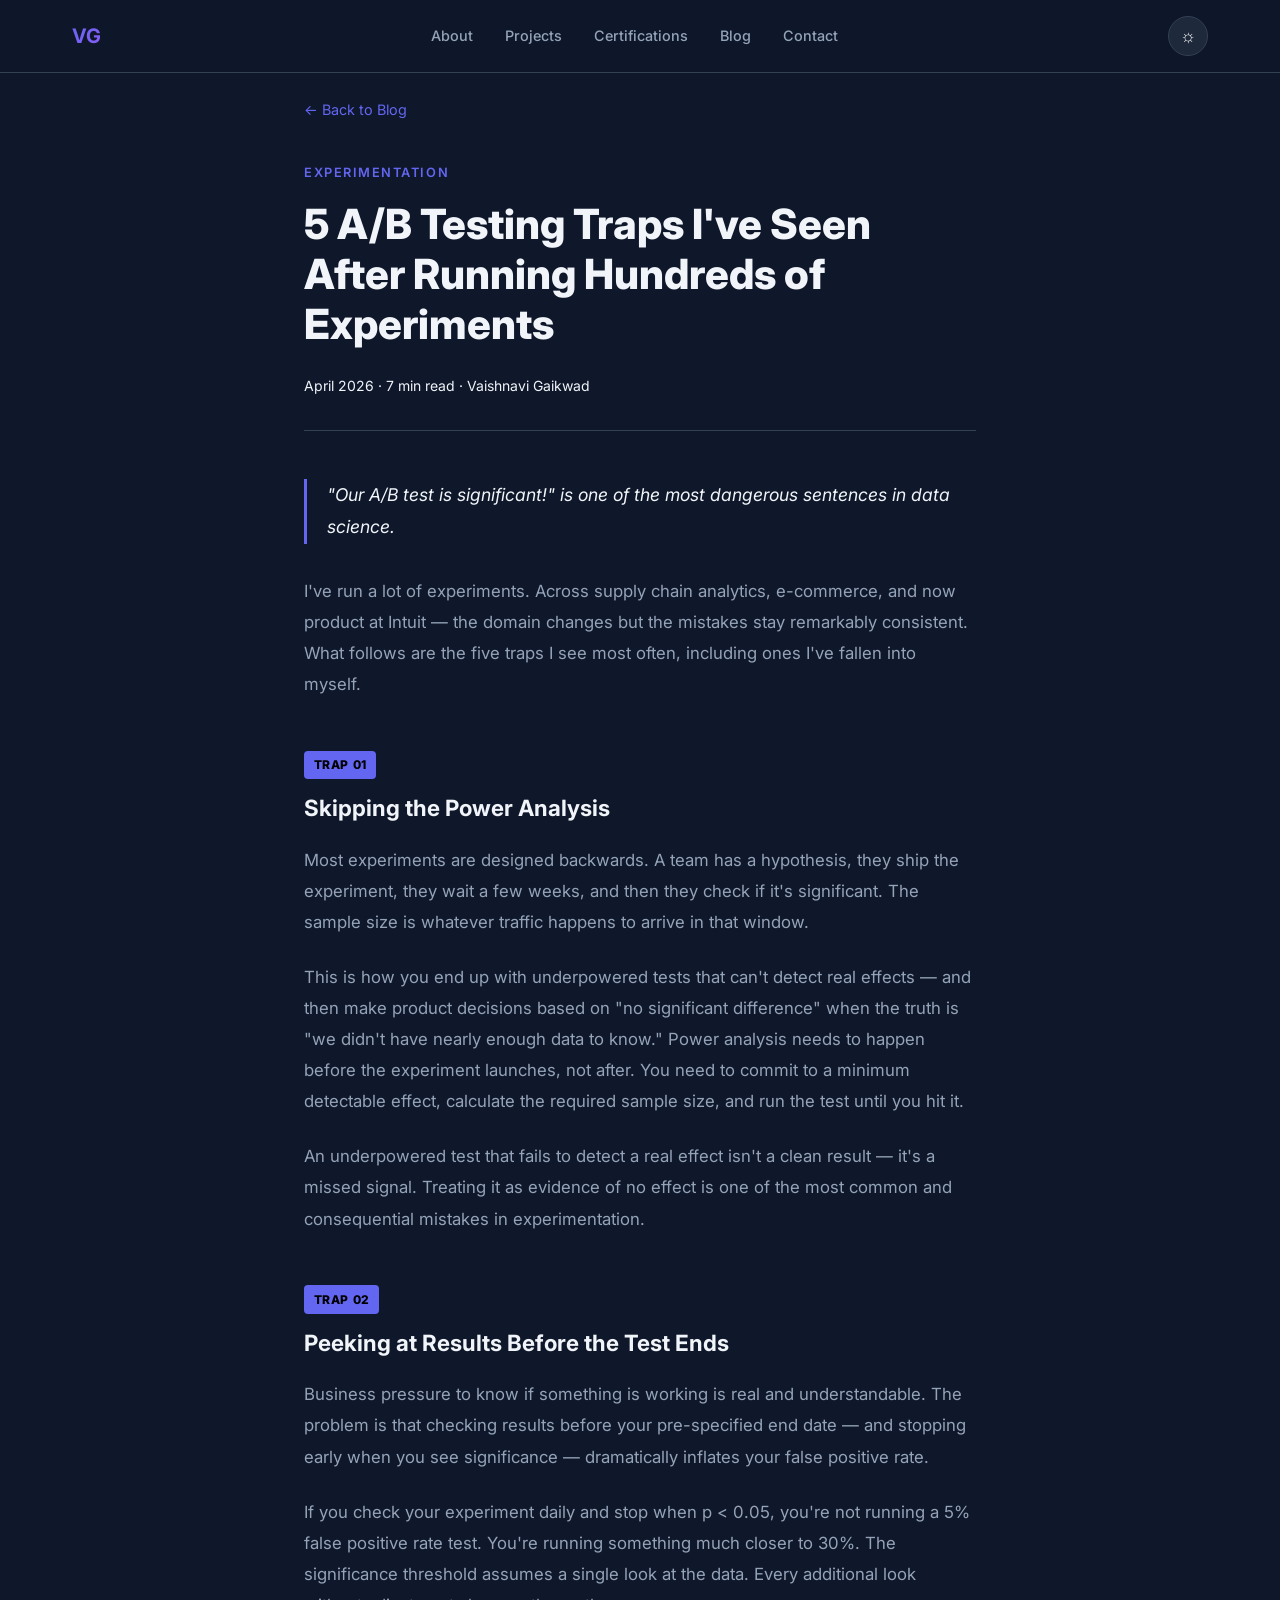
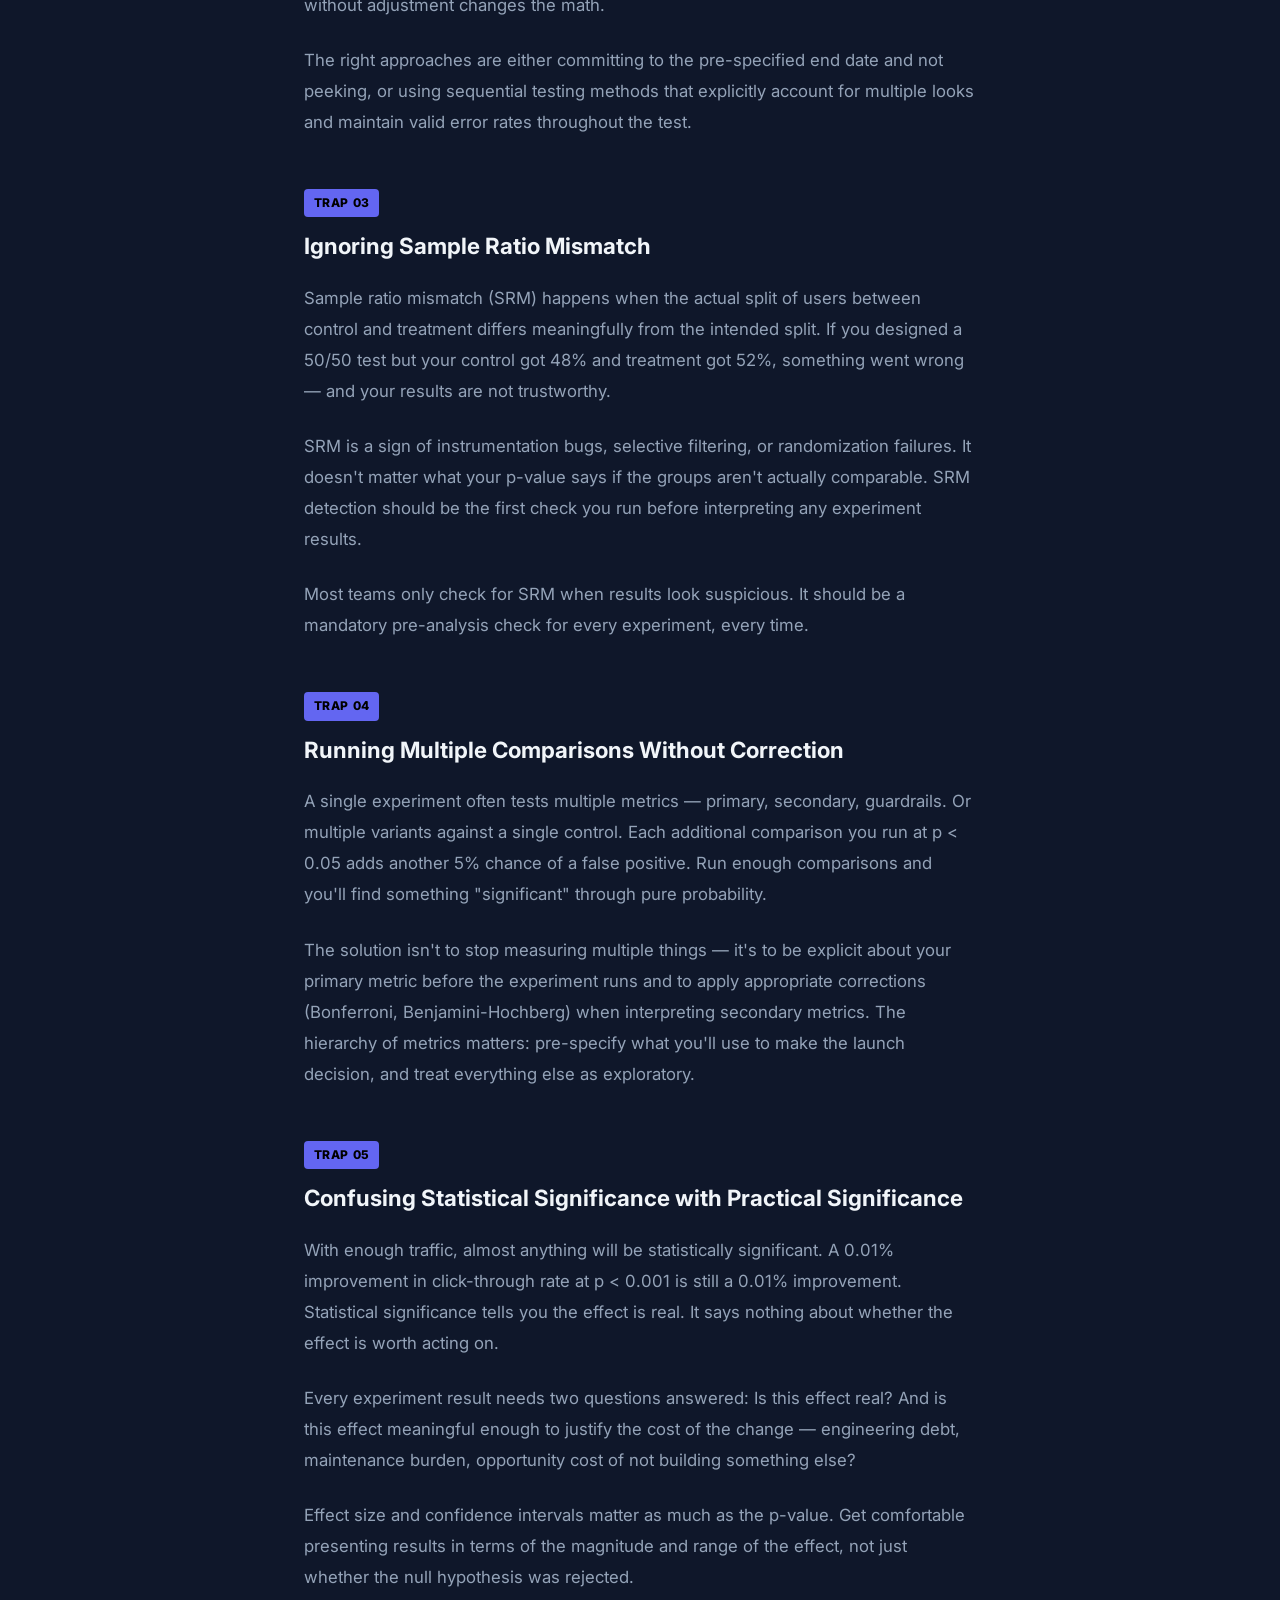
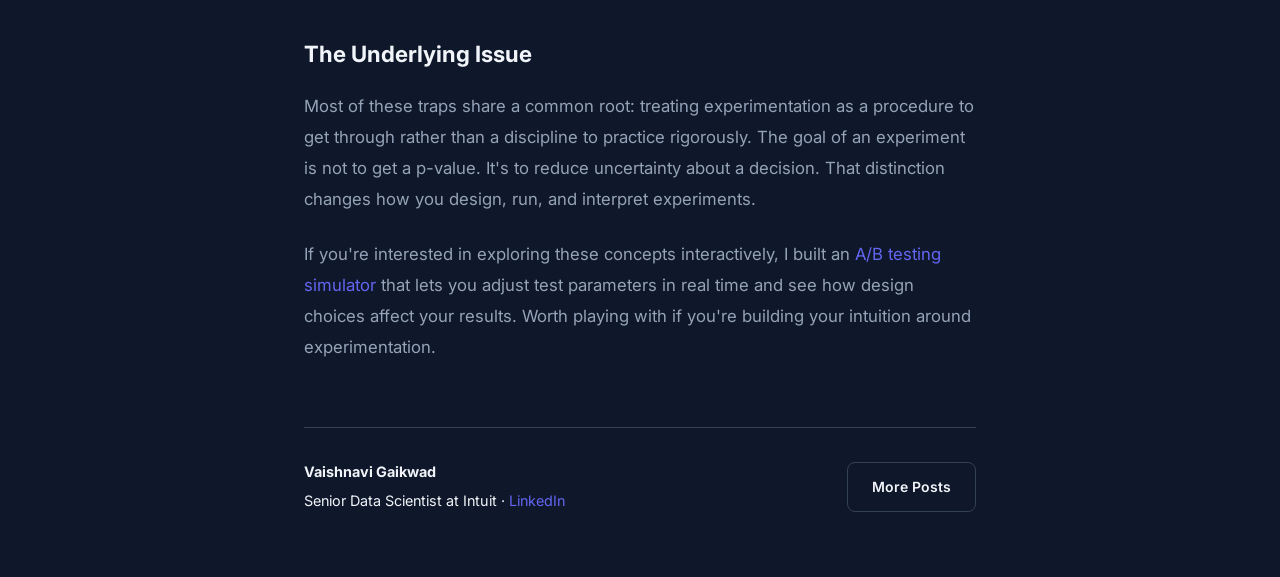
<file: blog/ab-testing-traps.html>
<!DOCTYPE html>
<html lang="en" data-theme="dark">
<head>
  <meta charset="UTF-8">
  <meta name="viewport" content="width=device-width, initial-scale=1.0">
  <title>5 A/B Testing Traps | Vaishnavi Gaikwad</title>
  <meta name="description" content="The most common A/B testing mistakes I've seen after running hundreds of experiments — and what to check before you celebrate a significant result.">
  <link rel="preconnect" href="https://fonts.googleapis.com">
  <link rel="preconnect" href="https://fonts.gstatic.com" crossorigin>
  <link href="https://fonts.googleapis.com/css2?family=Inter:wght@400;500;600;700;800&family=JetBrains+Mono:wght@400;500&display=swap" rel="stylesheet">
  <link rel="stylesheet" href="../css/style.css">
  <style>
    .blog-post { max-width: 720px; margin: 0 auto; padding: 6rem 1.5rem 4rem; }
    .blog-post__back { display: inline-flex; align-items: center; gap: 0.5rem; color: var(--accent); text-decoration: none; font-size: 0.9rem; margin-bottom: 2.5rem; }
    .blog-post__back:hover { opacity: 0.8; }
    .blog-post__label { font-size: 0.8rem; letter-spacing: 0.12em; text-transform: uppercase; color: var(--accent); font-weight: 600; margin-bottom: 1rem; }
    .blog-post__title { font-size: clamp(1.8rem, 4vw, 2.6rem); font-weight: 800; line-height: 1.2; margin-bottom: 1.5rem; color: var(--text-primary); }
    .blog-post__meta { font-size: 0.875rem; color: var(--text-muted); margin-bottom: 3rem; padding-bottom: 2rem; border-bottom: 1px solid var(--border); }
    .blog-post__body { color: var(--text-secondary); line-height: 1.85; font-size: 1.05rem; }
    .blog-post__body p { margin-bottom: 1.5rem; }
    .blog-post__body h2 { font-size: 1.4rem; font-weight: 700; color: var(--text-primary); margin: 2.5rem 0 1rem; }
    .blog-post__body blockquote { border-left: 3px solid var(--accent); padding-left: 1.25rem; margin: 2rem 0; color: var(--text-primary); font-style: italic; font-size: 1.1rem; }
    .blog-post__body strong { color: var(--text-primary); }
    .trap-number { display: inline-block; background: var(--accent); color: #000; font-weight: 800; font-size: 0.75rem; padding: 0.2rem 0.6rem; border-radius: 4px; margin-bottom: 0.5rem; letter-spacing: 0.05em; }
    .blog-post__footer { margin-top: 4rem; padding-top: 2rem; border-top: 1px solid var(--border); display: flex; align-items: center; justify-content: space-between; flex-wrap: wrap; gap: 1rem; }
    .blog-post__author { font-size: 0.9rem; color: var(--text-muted); }
    .blog-post__author strong { color: var(--text-primary); display: block; margin-bottom: 0.25rem; }
  </style>
</head>
<body>

  <nav class="nav">
    <div class="nav__inner">
      <a href="../index.html" class="nav__logo">VG</a>
      <ul class="nav__links">
        <li><a href="../index.html#about">About</a></li>
        <li><a href="../index.html#projects">Projects</a></li>
        <li><a href="../index.html#certifications">Certifications</a></li>
        <li><a href="../index.html#blog">Blog</a></li>
        <li><a href="../index.html#contact">Contact</a></li>
      </ul>
      <div style="display:flex;align-items:center;gap:0.75rem;">
        <button class="theme-toggle" aria-label="Toggle theme">&#9788;</button>
      </div>
    </div>
  </nav>

  <main class="blog-post">
    <a href="../index.html#blog" class="blog-post__back">&larr; Back to Blog</a>

    <p class="blog-post__label">Experimentation</p>
    <h1 class="blog-post__title">5 A/B Testing Traps I've Seen After Running Hundreds of Experiments</h1>
    <p class="blog-post__meta">April 2026 &middot; 7 min read &middot; Vaishnavi Gaikwad</p>

    <div class="blog-post__body">

      <blockquote>"Our A/B test is significant!" is one of the most dangerous sentences in data science.</blockquote>

      <p>I've run a lot of experiments. Across supply chain analytics, e-commerce, and now product at Intuit — the domain changes but the mistakes stay remarkably consistent. What follows are the five traps I see most often, including ones I've fallen into myself.</p>

      <h2><span class="trap-number">TRAP 01</span><br/>Skipping the Power Analysis</h2>

      <p>Most experiments are designed backwards. A team has a hypothesis, they ship the experiment, they wait a few weeks, and then they check if it's significant. The sample size is whatever traffic happens to arrive in that window.</p>

      <p>This is how you end up with underpowered tests that can't detect real effects — and then make product decisions based on "no significant difference" when the truth is "we didn't have nearly enough data to know." Power analysis needs to happen before the experiment launches, not after. You need to commit to a minimum detectable effect, calculate the required sample size, and run the test until you hit it.</p>

      <p>An underpowered test that fails to detect a real effect isn't a clean result — it's a missed signal. Treating it as evidence of no effect is one of the most common and consequential mistakes in experimentation.</p>

      <h2><span class="trap-number">TRAP 02</span><br/>Peeking at Results Before the Test Ends</h2>

      <p>Business pressure to know if something is working is real and understandable. The problem is that checking results before your pre-specified end date — and stopping early when you see significance — dramatically inflates your false positive rate.</p>

      <p>If you check your experiment daily and stop when p &lt; 0.05, you're not running a 5% false positive rate test. You're running something much closer to 30%. The significance threshold assumes a single look at the data. Every additional look without adjustment changes the math.</p>

      <p>The right approaches are either committing to the pre-specified end date and not peeking, or using sequential testing methods that explicitly account for multiple looks and maintain valid error rates throughout the test.</p>

      <h2><span class="trap-number">TRAP 03</span><br/>Ignoring Sample Ratio Mismatch</h2>

      <p>Sample ratio mismatch (SRM) happens when the actual split of users between control and treatment differs meaningfully from the intended split. If you designed a 50/50 test but your control got 48% and treatment got 52%, something went wrong — and your results are not trustworthy.</p>

      <p>SRM is a sign of instrumentation bugs, selective filtering, or randomization failures. It doesn't matter what your p-value says if the groups aren't actually comparable. SRM detection should be the first check you run before interpreting any experiment results.</p>

      <p>Most teams only check for SRM when results look suspicious. It should be a mandatory pre-analysis check for every experiment, every time.</p>

      <h2><span class="trap-number">TRAP 04</span><br/>Running Multiple Comparisons Without Correction</h2>

      <p>A single experiment often tests multiple metrics — primary, secondary, guardrails. Or multiple variants against a single control. Each additional comparison you run at p &lt; 0.05 adds another 5% chance of a false positive. Run enough comparisons and you'll find something "significant" through pure probability.</p>

      <p>The solution isn't to stop measuring multiple things — it's to be explicit about your primary metric before the experiment runs and to apply appropriate corrections (Bonferroni, Benjamini-Hochberg) when interpreting secondary metrics. The hierarchy of metrics matters: pre-specify what you'll use to make the launch decision, and treat everything else as exploratory.</p>

      <h2><span class="trap-number">TRAP 05</span><br/>Confusing Statistical Significance with Practical Significance</h2>

      <p>With enough traffic, almost anything will be statistically significant. A 0.01% improvement in click-through rate at p &lt; 0.001 is still a 0.01% improvement. Statistical significance tells you the effect is real. It says nothing about whether the effect is worth acting on.</p>

      <p>Every experiment result needs two questions answered: Is this effect real? And is this effect meaningful enough to justify the cost of the change — engineering debt, maintenance burden, opportunity cost of not building something else?</p>

      <p>Effect size and confidence intervals matter as much as the p-value. Get comfortable presenting results in terms of the magnitude and range of the effect, not just whether the null hypothesis was rejected.</p>

      <h2>The Underlying Issue</h2>

      <p>Most of these traps share a common root: treating experimentation as a procedure to get through rather than a discipline to practice rigorously. The goal of an experiment is not to get a p-value. It's to reduce uncertainty about a decision. That distinction changes how you design, run, and interpret experiments.</p>

      <p>If you're interested in exploring these concepts interactively, I built an <a href="https://vgaikwad2910.github.io/portfolio-website/projects/ab-testing-simulator/index.html" style="color:var(--accent);">A/B testing simulator</a> that lets you adjust test parameters in real time and see how design choices affect your results. Worth playing with if you're building your intuition around experimentation.</p>

    </div>

    <div class="blog-post__footer">
      <div class="blog-post__author">
        <strong>Vaishnavi Gaikwad</strong>
        Senior Data Scientist at Intuit &middot; <a href="https://www.linkedin.com/in/vaishnavi-gaikwad-23506481/" target="_blank" style="color:var(--accent);">LinkedIn</a>
      </div>
      <a href="../index.html#blog" class="btn btn--outline" style="font-size:0.875rem;">More Posts</a>
    </div>
  </main>

  <script src="../js/main.js"></script>
</body>
</html>
</file>
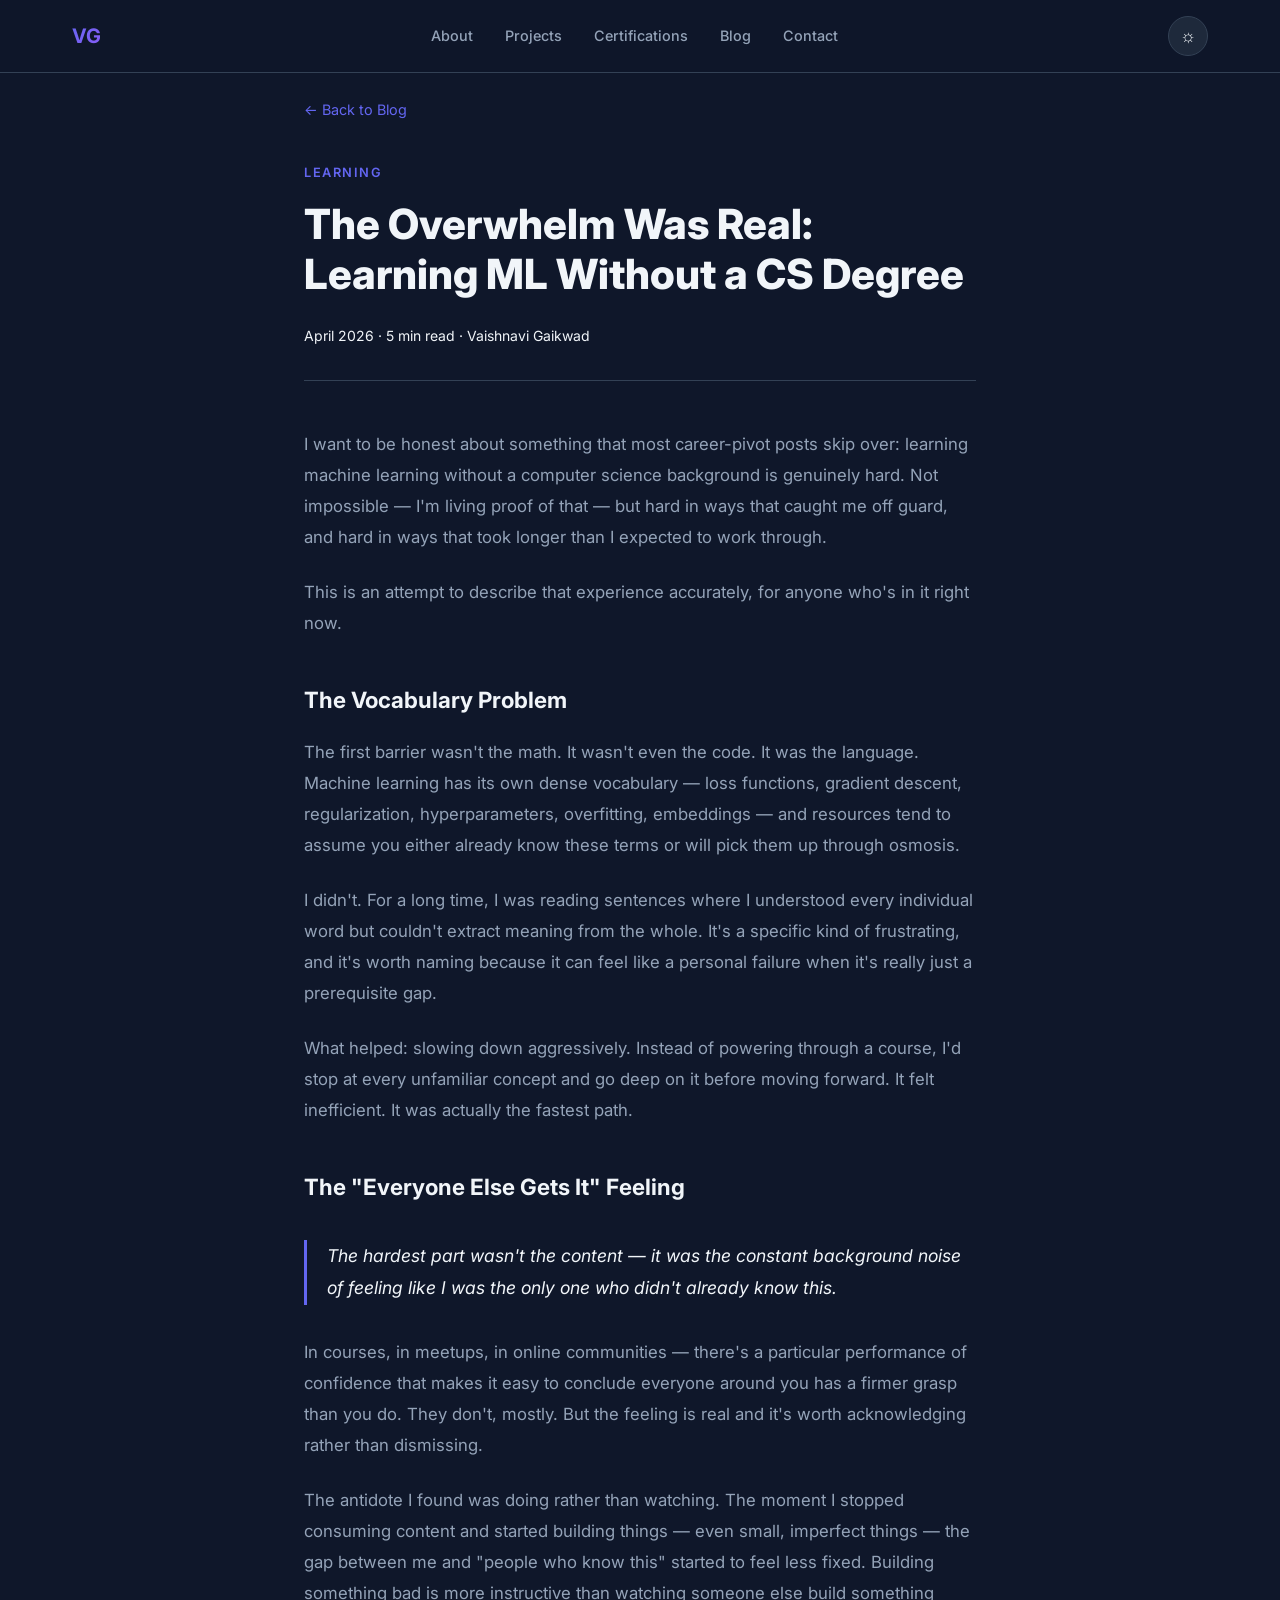
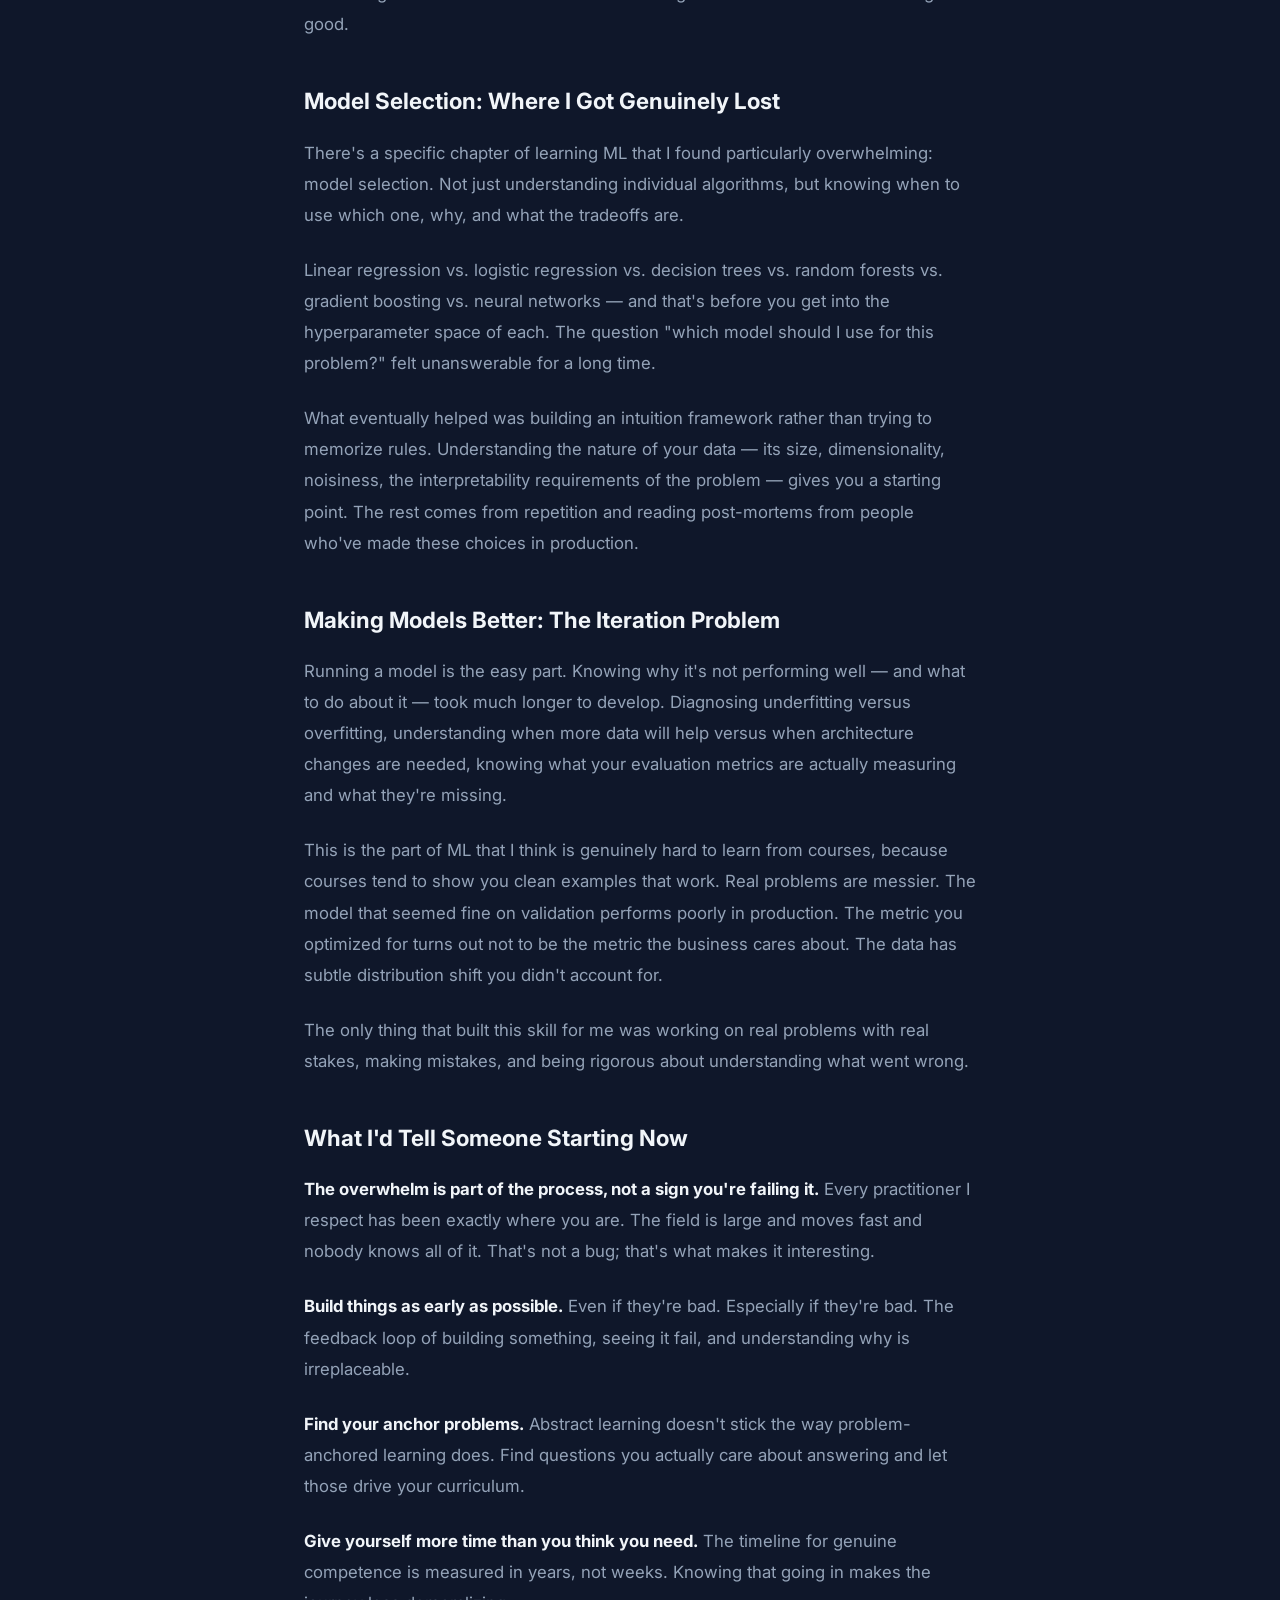
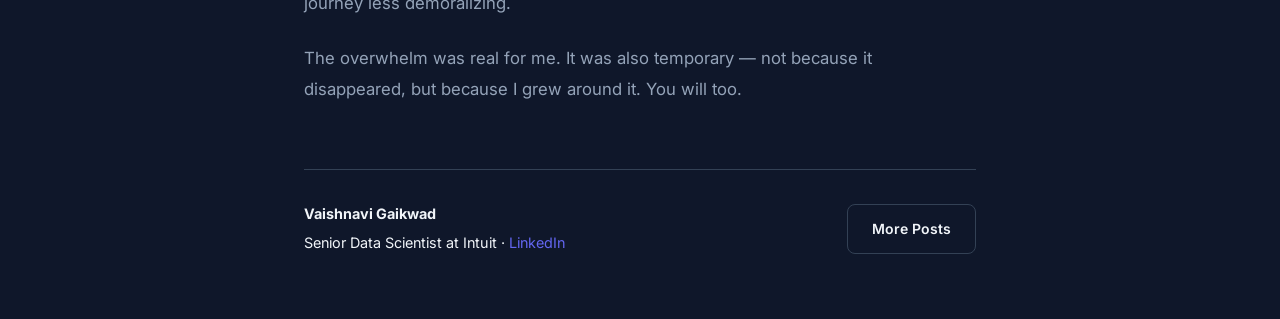
<file: blog/learning-ml-without-cs-degree.html>
<!DOCTYPE html>
<html lang="en" data-theme="dark">
<head>
  <meta charset="UTF-8">
  <meta name="viewport" content="width=device-width, initial-scale=1.0">
  <title>Learning ML Without a CS Degree | Vaishnavi Gaikwad</title>
  <meta name="description" content="A candid account of what it actually feels like to learn machine learning from scratch without a computer science background.">
  <link rel="preconnect" href="https://fonts.googleapis.com">
  <link rel="preconnect" href="https://fonts.gstatic.com" crossorigin>
  <link href="https://fonts.googleapis.com/css2?family=Inter:wght@400;500;600;700;800&family=JetBrains+Mono:wght@400;500&display=swap" rel="stylesheet">
  <link rel="stylesheet" href="../css/style.css">
  <style>
    .blog-post { max-width: 720px; margin: 0 auto; padding: 6rem 1.5rem 4rem; }
    .blog-post__back { display: inline-flex; align-items: center; gap: 0.5rem; color: var(--accent); text-decoration: none; font-size: 0.9rem; margin-bottom: 2.5rem; }
    .blog-post__back:hover { opacity: 0.8; }
    .blog-post__label { font-size: 0.8rem; letter-spacing: 0.12em; text-transform: uppercase; color: var(--accent); font-weight: 600; margin-bottom: 1rem; }
    .blog-post__title { font-size: clamp(1.8rem, 4vw, 2.6rem); font-weight: 800; line-height: 1.2; margin-bottom: 1.5rem; color: var(--text-primary); }
    .blog-post__meta { font-size: 0.875rem; color: var(--text-muted); margin-bottom: 3rem; padding-bottom: 2rem; border-bottom: 1px solid var(--border); }
    .blog-post__body { color: var(--text-secondary); line-height: 1.85; font-size: 1.05rem; }
    .blog-post__body p { margin-bottom: 1.5rem; }
    .blog-post__body h2 { font-size: 1.4rem; font-weight: 700; color: var(--text-primary); margin: 2.5rem 0 1rem; }
    .blog-post__body h3 { font-size: 1.1rem; font-weight: 600; color: var(--text-primary); margin: 2rem 0 0.75rem; }
    .blog-post__body blockquote { border-left: 3px solid var(--accent); padding-left: 1.25rem; margin: 2rem 0; color: var(--text-primary); font-style: italic; font-size: 1.1rem; }
    .blog-post__body strong { color: var(--text-primary); }
    .blog-post__footer { margin-top: 4rem; padding-top: 2rem; border-top: 1px solid var(--border); display: flex; align-items: center; justify-content: space-between; flex-wrap: wrap; gap: 1rem; }
    .blog-post__author { font-size: 0.9rem; color: var(--text-muted); }
    .blog-post__author strong { color: var(--text-primary); display: block; margin-bottom: 0.25rem; }
  </style>
</head>
<body>

  <nav class="nav">
    <div class="nav__inner">
      <a href="../index.html" class="nav__logo">VG</a>
      <ul class="nav__links">
        <li><a href="../index.html#about">About</a></li>
        <li><a href="../index.html#projects">Projects</a></li>
        <li><a href="../index.html#certifications">Certifications</a></li>
        <li><a href="../index.html#blog">Blog</a></li>
        <li><a href="../index.html#contact">Contact</a></li>
      </ul>
      <div style="display:flex;align-items:center;gap:0.75rem;">
        <button class="theme-toggle" aria-label="Toggle theme">&#9788;</button>
      </div>
    </div>
  </nav>

  <main class="blog-post">
    <a href="../index.html#blog" class="blog-post__back">&larr; Back to Blog</a>

    <p class="blog-post__label">Learning</p>
    <h1 class="blog-post__title">The Overwhelm Was Real: Learning ML Without a CS Degree</h1>
    <p class="blog-post__meta">April 2026 &middot; 5 min read &middot; Vaishnavi Gaikwad</p>

    <div class="blog-post__body">

      <p>I want to be honest about something that most career-pivot posts skip over: learning machine learning without a computer science background is genuinely hard. Not impossible — I'm living proof of that — but hard in ways that caught me off guard, and hard in ways that took longer than I expected to work through.</p>

      <p>This is an attempt to describe that experience accurately, for anyone who's in it right now.</p>

      <h2>The Vocabulary Problem</h2>

      <p>The first barrier wasn't the math. It wasn't even the code. It was the language. Machine learning has its own dense vocabulary — loss functions, gradient descent, regularization, hyperparameters, overfitting, embeddings — and resources tend to assume you either already know these terms or will pick them up through osmosis.</p>

      <p>I didn't. For a long time, I was reading sentences where I understood every individual word but couldn't extract meaning from the whole. It's a specific kind of frustrating, and it's worth naming because it can feel like a personal failure when it's really just a prerequisite gap.</p>

      <p>What helped: slowing down aggressively. Instead of powering through a course, I'd stop at every unfamiliar concept and go deep on it before moving forward. It felt inefficient. It was actually the fastest path.</p>

      <h2>The "Everyone Else Gets It" Feeling</h2>

      <blockquote>The hardest part wasn't the content — it was the constant background noise of feeling like I was the only one who didn't already know this.</blockquote>

      <p>In courses, in meetups, in online communities — there's a particular performance of confidence that makes it easy to conclude everyone around you has a firmer grasp than you do. They don't, mostly. But the feeling is real and it's worth acknowledging rather than dismissing.</p>

      <p>The antidote I found was doing rather than watching. The moment I stopped consuming content and started building things — even small, imperfect things — the gap between me and "people who know this" started to feel less fixed. Building something bad is more instructive than watching someone else build something good.</p>

      <h2>Model Selection: Where I Got Genuinely Lost</h2>

      <p>There's a specific chapter of learning ML that I found particularly overwhelming: model selection. Not just understanding individual algorithms, but knowing when to use which one, why, and what the tradeoffs are.</p>

      <p>Linear regression vs. logistic regression vs. decision trees vs. random forests vs. gradient boosting vs. neural networks — and that's before you get into the hyperparameter space of each. The question "which model should I use for this problem?" felt unanswerable for a long time.</p>

      <p>What eventually helped was building an intuition framework rather than trying to memorize rules. Understanding the nature of your data — its size, dimensionality, noisiness, the interpretability requirements of the problem — gives you a starting point. The rest comes from repetition and reading post-mortems from people who've made these choices in production.</p>

      <h2>Making Models Better: The Iteration Problem</h2>

      <p>Running a model is the easy part. Knowing why it's not performing well — and what to do about it — took much longer to develop. Diagnosing underfitting versus overfitting, understanding when more data will help versus when architecture changes are needed, knowing what your evaluation metrics are actually measuring and what they're missing.</p>

      <p>This is the part of ML that I think is genuinely hard to learn from courses, because courses tend to show you clean examples that work. Real problems are messier. The model that seemed fine on validation performs poorly in production. The metric you optimized for turns out not to be the metric the business cares about. The data has subtle distribution shift you didn't account for.</p>

      <p>The only thing that built this skill for me was working on real problems with real stakes, making mistakes, and being rigorous about understanding what went wrong.</p>

      <h2>What I'd Tell Someone Starting Now</h2>

      <p><strong>The overwhelm is part of the process, not a sign you're failing it.</strong> Every practitioner I respect has been exactly where you are. The field is large and moves fast and nobody knows all of it. That's not a bug; that's what makes it interesting.</p>

      <p><strong>Build things as early as possible.</strong> Even if they're bad. Especially if they're bad. The feedback loop of building something, seeing it fail, and understanding why is irreplaceable.</p>

      <p><strong>Find your anchor problems.</strong> Abstract learning doesn't stick the way problem-anchored learning does. Find questions you actually care about answering and let those drive your curriculum.</p>

      <p><strong>Give yourself more time than you think you need.</strong> The timeline for genuine competence is measured in years, not weeks. Knowing that going in makes the journey less demoralizing.</p>

      <p>The overwhelm was real for me. It was also temporary — not because it disappeared, but because I grew around it. You will too.</p>

    </div>

    <div class="blog-post__footer">
      <div class="blog-post__author">
        <strong>Vaishnavi Gaikwad</strong>
        Senior Data Scientist at Intuit &middot; <a href="https://www.linkedin.com/in/vaishnavi-gaikwad-23506481/" target="_blank" style="color:var(--accent);">LinkedIn</a>
      </div>
      <a href="../index.html#blog" class="btn btn--outline" style="font-size:0.875rem;">More Posts</a>
    </div>
  </main>

  <script src="../js/main.js"></script>
</body>
</html>
</file>
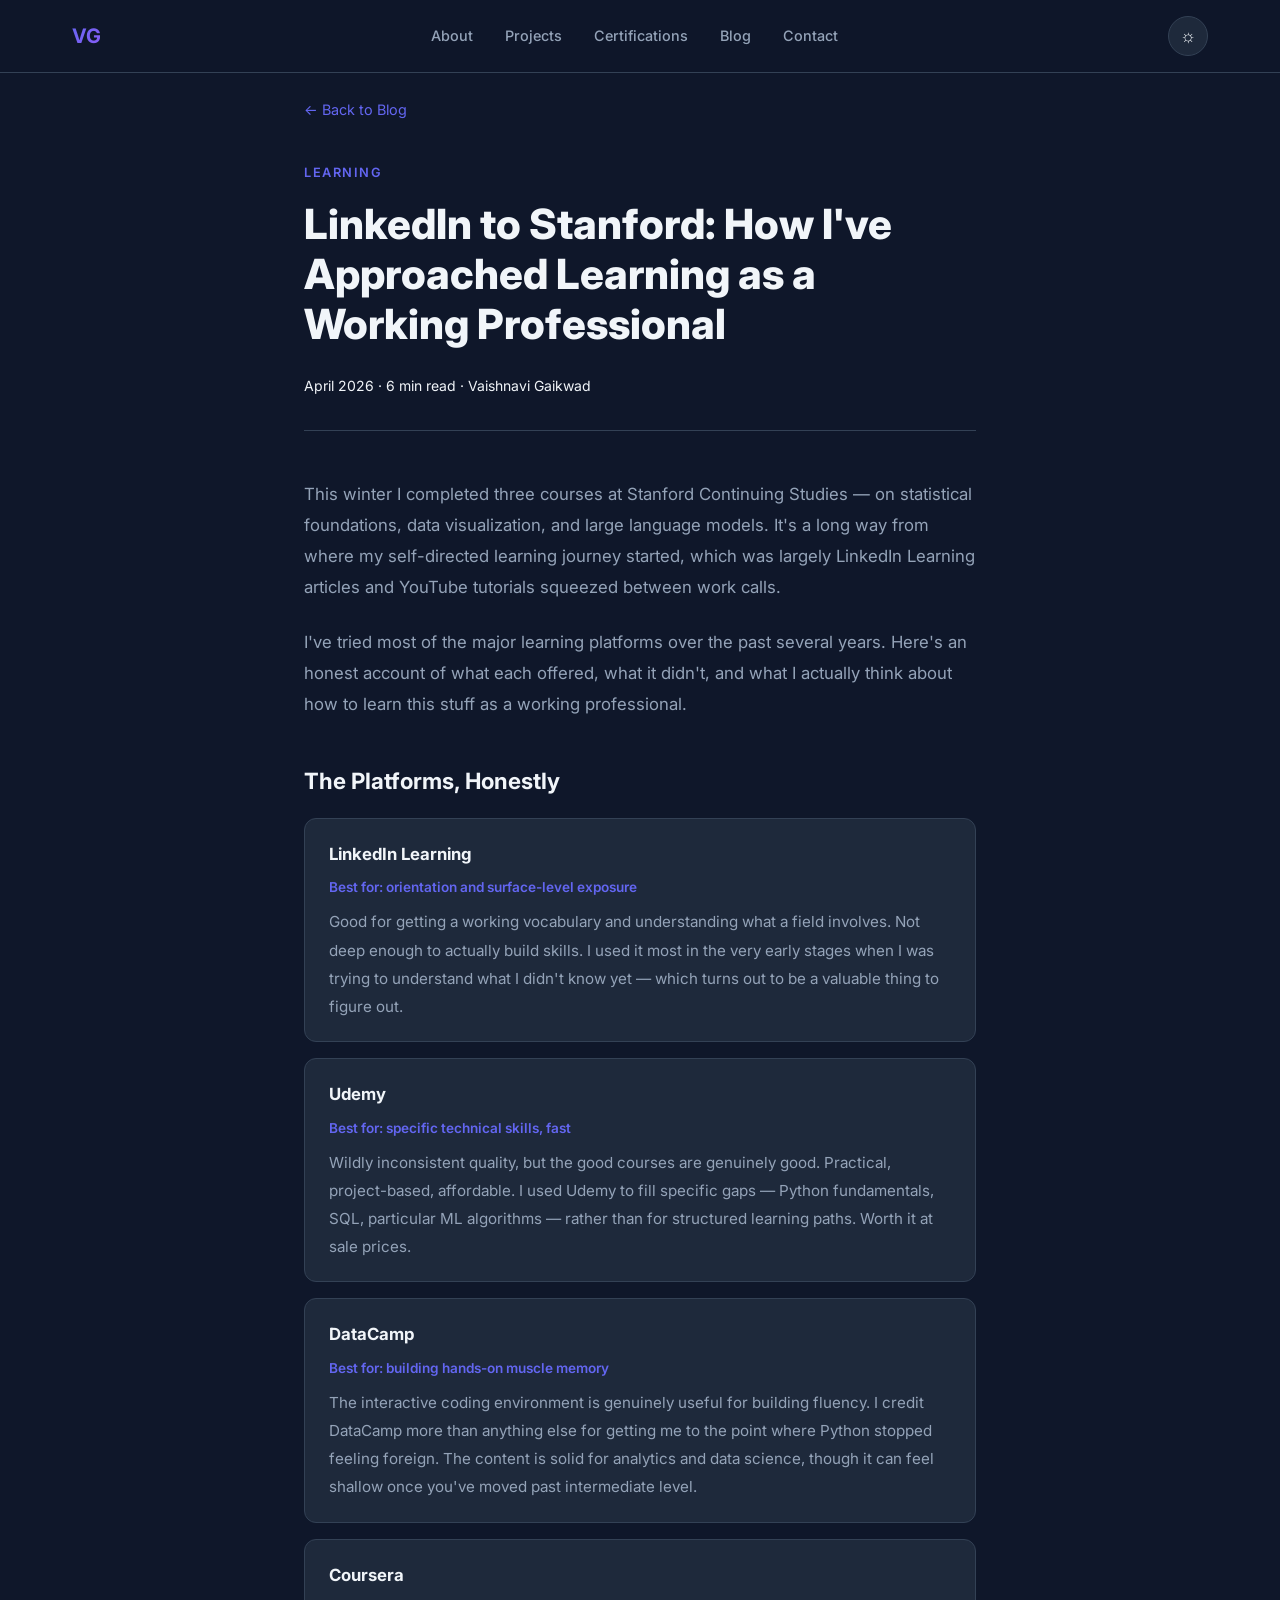
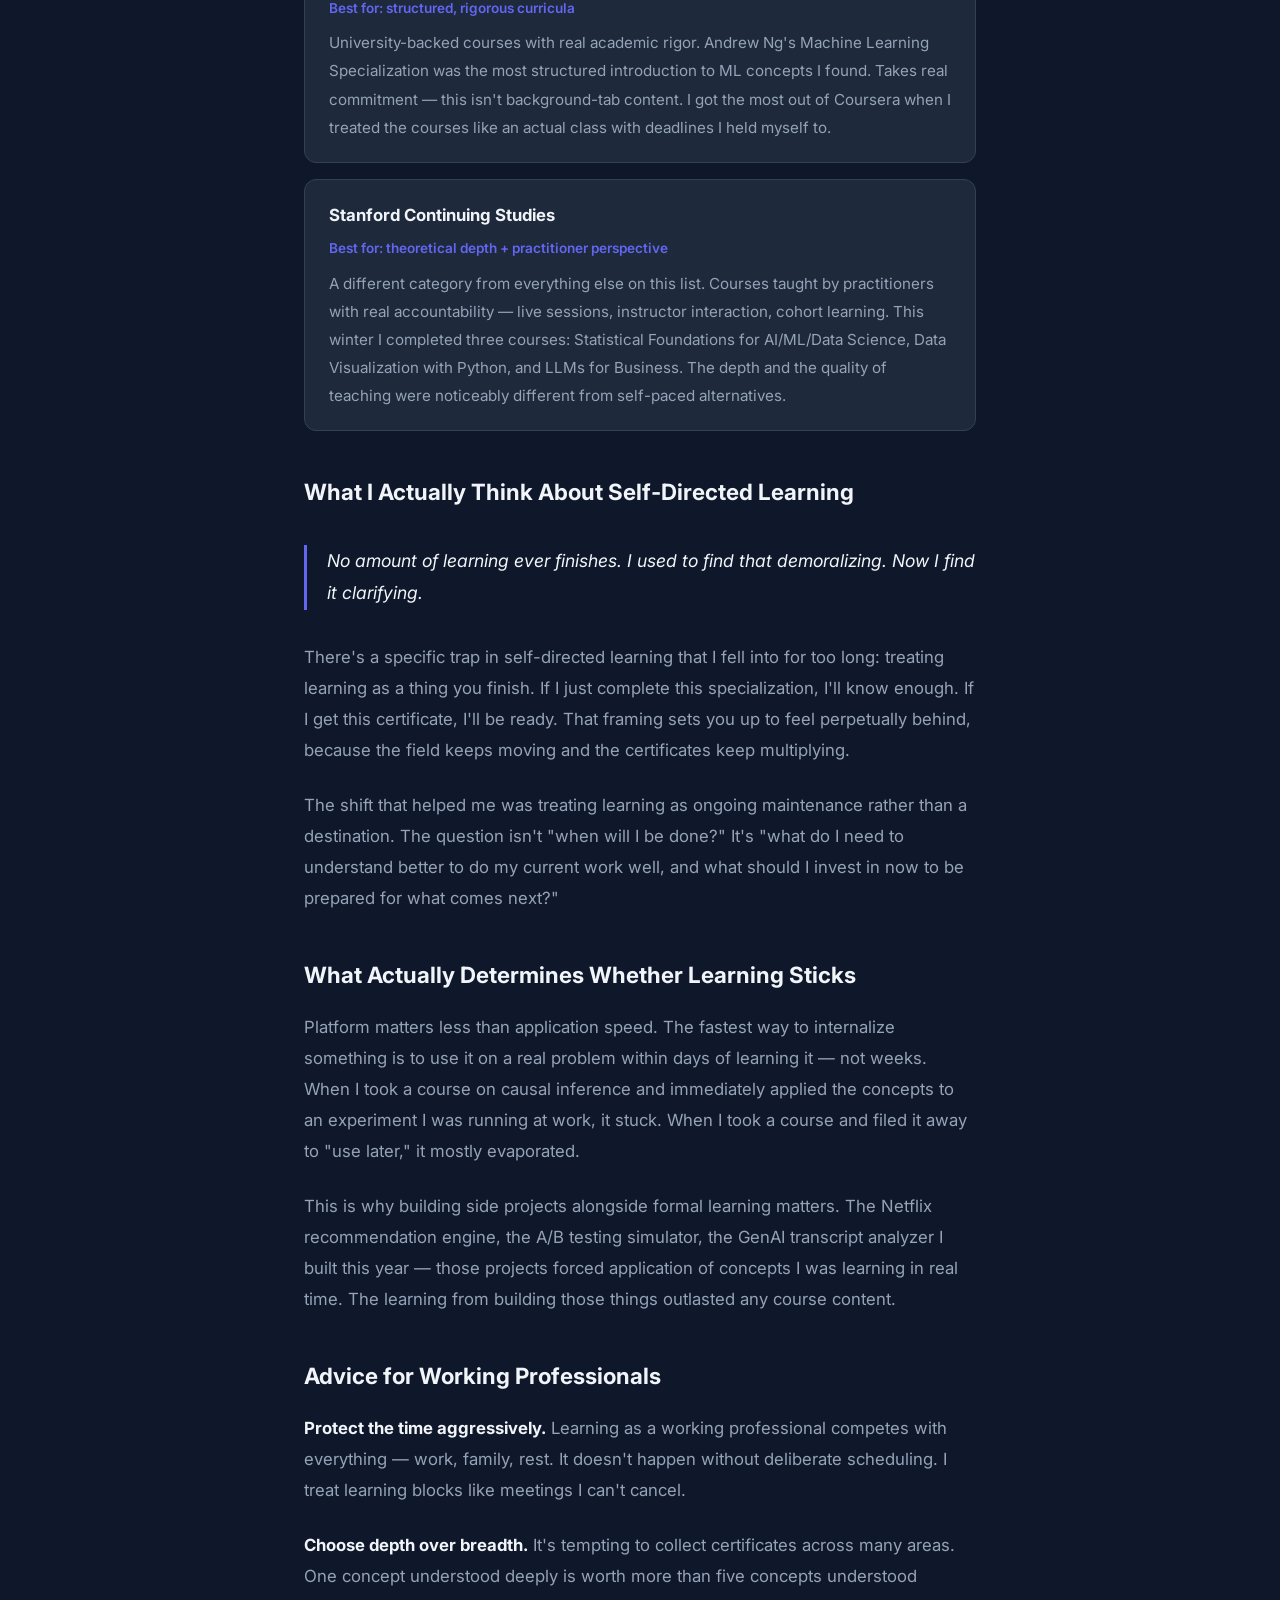
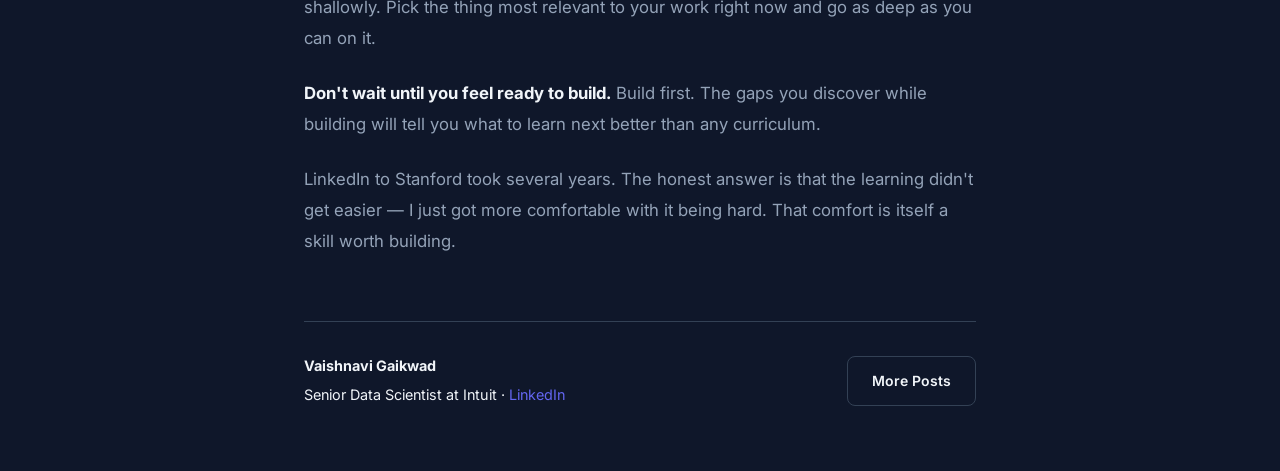
<file: blog/linkedin-to-stanford-learning-journey.htm>
<!DOCTYPE html>
<html lang="en" data-theme="dark">
<head>
  <meta charset="UTF-8">
  <meta name="viewport" content="width=device-width, initial-scale=1.0">
  <title>LinkedIn to Stanford: My Learning Journey | Vaishnavi Gaikwad</title>
  <meta name="description" content="From LinkedIn Learning to Udemy to Coursera to Stanford — my honest take on self-directed learning as a working professional and why the learning never really ends.">
  <link rel="preconnect" href="https://fonts.googleapis.com">
  <link rel="preconnect" href="https://fonts.gstatic.com" crossorigin>
  <link href="https://fonts.googleapis.com/css2?family=Inter:wght@400;500;600;700;800&family=JetBrains+Mono:wght@400;500&display=swap" rel="stylesheet">
  <link rel="stylesheet" href="../css/style.css">
  <style>
    .blog-post { max-width: 720px; margin: 0 auto; padding: 6rem 1.5rem 4rem; }
    .blog-post__back { display: inline-flex; align-items: center; gap: 0.5rem; color: var(--accent); text-decoration: none; font-size: 0.9rem; margin-bottom: 2.5rem; }
    .blog-post__back:hover { opacity: 0.8; }
    .blog-post__label { font-size: 0.8rem; letter-spacing: 0.12em; text-transform: uppercase; color: var(--accent); font-weight: 600; margin-bottom: 1rem; }
    .blog-post__title { font-size: clamp(1.8rem, 4vw, 2.6rem); font-weight: 800; line-height: 1.2; margin-bottom: 1.5rem; color: var(--text-primary); }
    .blog-post__meta { font-size: 0.875rem; color: var(--text-muted); margin-bottom: 3rem; padding-bottom: 2rem; border-bottom: 1px solid var(--border); }
    .blog-post__body { color: var(--text-secondary); line-height: 1.85; font-size: 1.05rem; }
    .blog-post__body p { margin-bottom: 1.5rem; }
    .blog-post__body h2 { font-size: 1.4rem; font-weight: 700; color: var(--text-primary); margin: 2.5rem 0 1rem; }
    .blog-post__body h3 { font-size: 1.1rem; font-weight: 600; color: var(--text-primary); margin: 2rem 0 0.75rem; }
    .blog-post__body blockquote { border-left: 3px solid var(--accent); padding-left: 1.25rem; margin: 2rem 0; color: var(--text-primary); font-style: italic; font-size: 1.1rem; }
    .blog-post__body strong { color: var(--text-primary); }
    .platform-card { background: var(--bg-secondary); border: 1px solid var(--border); border-radius: 12px; padding: 1.25rem 1.5rem; margin: 1rem 0; }
    .platform-card__name { font-weight: 700; color: var(--text-primary); margin-bottom: 0.35rem; }
    .platform-card__verdict { font-size: 0.85rem; color: var(--accent); font-weight: 600; margin-bottom: 0.5rem; }
    .blog-post__footer { margin-top: 4rem; padding-top: 2rem; border-top: 1px solid var(--border); display: flex; align-items: center; justify-content: space-between; flex-wrap: wrap; gap: 1rem; }
    .blog-post__author { font-size: 0.9rem; color: var(--text-muted); }
    .blog-post__author strong { color: var(--text-primary); display: block; margin-bottom: 0.25rem; }
  </style>
</head>
<body>

  <nav class="nav">
    <div class="nav__inner">
      <a href="../index.html" class="nav__logo">VG</a>
      <ul class="nav__links">
        <li><a href="../index.html#about">About</a></li>
        <li><a href="../index.html#projects">Projects</a></li>
        <li><a href="../index.html#certifications">Certifications</a></li>
        <li><a href="../index.html#blog">Blog</a></li>
        <li><a href="../index.html#contact">Contact</a></li>
      </ul>
      <div style="display:flex;align-items:center;gap:0.75rem;">
        <button class="theme-toggle" aria-label="Toggle theme">&#9788;</button>
      </div>
    </div>
  </nav>

  <main class="blog-post">
    <a href="../index.html#blog" class="blog-post__back">&larr; Back to Blog</a>

    <p class="blog-post__label">Learning</p>
    <h1 class="blog-post__title">LinkedIn to Stanford: How I've Approached Learning as a Working Professional</h1>
    <p class="blog-post__meta">April 2026 &middot; 6 min read &middot; Vaishnavi Gaikwad</p>

    <div class="blog-post__body">

      <p>This winter I completed three courses at Stanford Continuing Studies — on statistical foundations, data visualization, and large language models. It's a long way from where my self-directed learning journey started, which was largely LinkedIn Learning articles and YouTube tutorials squeezed between work calls.</p>

      <p>I've tried most of the major learning platforms over the past several years. Here's an honest account of what each offered, what it didn't, and what I actually think about how to learn this stuff as a working professional.</p>

      <h2>The Platforms, Honestly</h2>

      <div class="platform-card">
        <div class="platform-card__name">LinkedIn Learning</div>
        <div class="platform-card__verdict">Best for: orientation and surface-level exposure</div>
        <p style="margin:0;font-size:0.95rem;">Good for getting a working vocabulary and understanding what a field involves. Not deep enough to actually build skills. I used it most in the very early stages when I was trying to understand what I didn't know yet — which turns out to be a valuable thing to figure out.</p>
      </div>

      <div class="platform-card">
        <div class="platform-card__name">Udemy</div>
        <div class="platform-card__verdict">Best for: specific technical skills, fast</div>
        <p style="margin:0;font-size:0.95rem;">Wildly inconsistent quality, but the good courses are genuinely good. Practical, project-based, affordable. I used Udemy to fill specific gaps — Python fundamentals, SQL, particular ML algorithms — rather than for structured learning paths. Worth it at sale prices.</p>
      </div>

      <div class="platform-card">
        <div class="platform-card__name">DataCamp</div>
        <div class="platform-card__verdict">Best for: building hands-on muscle memory</div>
        <p style="margin:0;font-size:0.95rem;">The interactive coding environment is genuinely useful for building fluency. I credit DataCamp more than anything else for getting me to the point where Python stopped feeling foreign. The content is solid for analytics and data science, though it can feel shallow once you've moved past intermediate level.</p>
      </div>

      <div class="platform-card">
        <div class="platform-card__name">Coursera</div>
        <div class="platform-card__verdict">Best for: structured, rigorous curricula</div>
        <p style="margin:0;font-size:0.95rem;">University-backed courses with real academic rigor. Andrew Ng's Machine Learning Specialization was the most structured introduction to ML concepts I found. Takes real commitment — this isn't background-tab content. I got the most out of Coursera when I treated the courses like an actual class with deadlines I held myself to.</p>
      </div>

      <div class="platform-card">
        <div class="platform-card__name">Stanford Continuing Studies</div>
        <div class="platform-card__verdict">Best for: theoretical depth + practitioner perspective</div>
        <p style="margin:0;font-size:0.95rem;">A different category from everything else on this list. Courses taught by practitioners with real accountability — live sessions, instructor interaction, cohort learning. This winter I completed three courses: Statistical Foundations for AI/ML/Data Science, Data Visualization with Python, and LLMs for Business. The depth and the quality of teaching were noticeably different from self-paced alternatives.</p>
      </div>

      <h2>What I Actually Think About Self-Directed Learning</h2>

      <blockquote>No amount of learning ever finishes. I used to find that demoralizing. Now I find it clarifying.</blockquote>

      <p>There's a specific trap in self-directed learning that I fell into for too long: treating learning as a thing you finish. If I just complete this specialization, I'll know enough. If I get this certificate, I'll be ready. That framing sets you up to feel perpetually behind, because the field keeps moving and the certificates keep multiplying.</p>

      <p>The shift that helped me was treating learning as ongoing maintenance rather than a destination. The question isn't "when will I be done?" It's "what do I need to understand better to do my current work well, and what should I invest in now to be prepared for what comes next?"</p>

      <h2>What Actually Determines Whether Learning Sticks</h2>

      <p>Platform matters less than application speed. The fastest way to internalize something is to use it on a real problem within days of learning it — not weeks. When I took a course on causal inference and immediately applied the concepts to an experiment I was running at work, it stuck. When I took a course and filed it away to "use later," it mostly evaporated.</p>

      <p>This is why building side projects alongside formal learning matters. The Netflix recommendation engine, the A/B testing simulator, the GenAI transcript analyzer I built this year — those projects forced application of concepts I was learning in real time. The learning from building those things outlasted any course content.</p>

      <h2>Advice for Working Professionals</h2>

      <p><strong>Protect the time aggressively.</strong> Learning as a working professional competes with everything — work, family, rest. It doesn't happen without deliberate scheduling. I treat learning blocks like meetings I can't cancel.</p>

      <p><strong>Choose depth over breadth.</strong> It's tempting to collect certificates across many areas. One concept understood deeply is worth more than five concepts understood shallowly. Pick the thing most relevant to your work right now and go as deep as you can on it.</p>

      <p><strong>Don't wait until you feel ready to build.</strong> Build first. The gaps you discover while building will tell you what to learn next better than any curriculum.</p>

      <p>LinkedIn to Stanford took several years. The honest answer is that the learning didn't get easier — I just got more comfortable with it being hard. That comfort is itself a skill worth building.</p>

    </div>

    <div class="blog-post__footer">
      <div class="blog-post__author">
        <strong>Vaishnavi Gaikwad</strong>
        Senior Data Scientist at Intuit &middot; <a href="https://www.linkedin.com/in/vaishnavi-gaikwad-23506481/" target="_blank" style="color:var(--accent);">LinkedIn</a>
      </div>
      <a href="../index.html#blog" class="btn btn--outline" style="font-size:0.875rem;">More Posts</a>
    </div>
  </main>

  <script src="../js/main.js"></script>
</body>
</html>
</file>
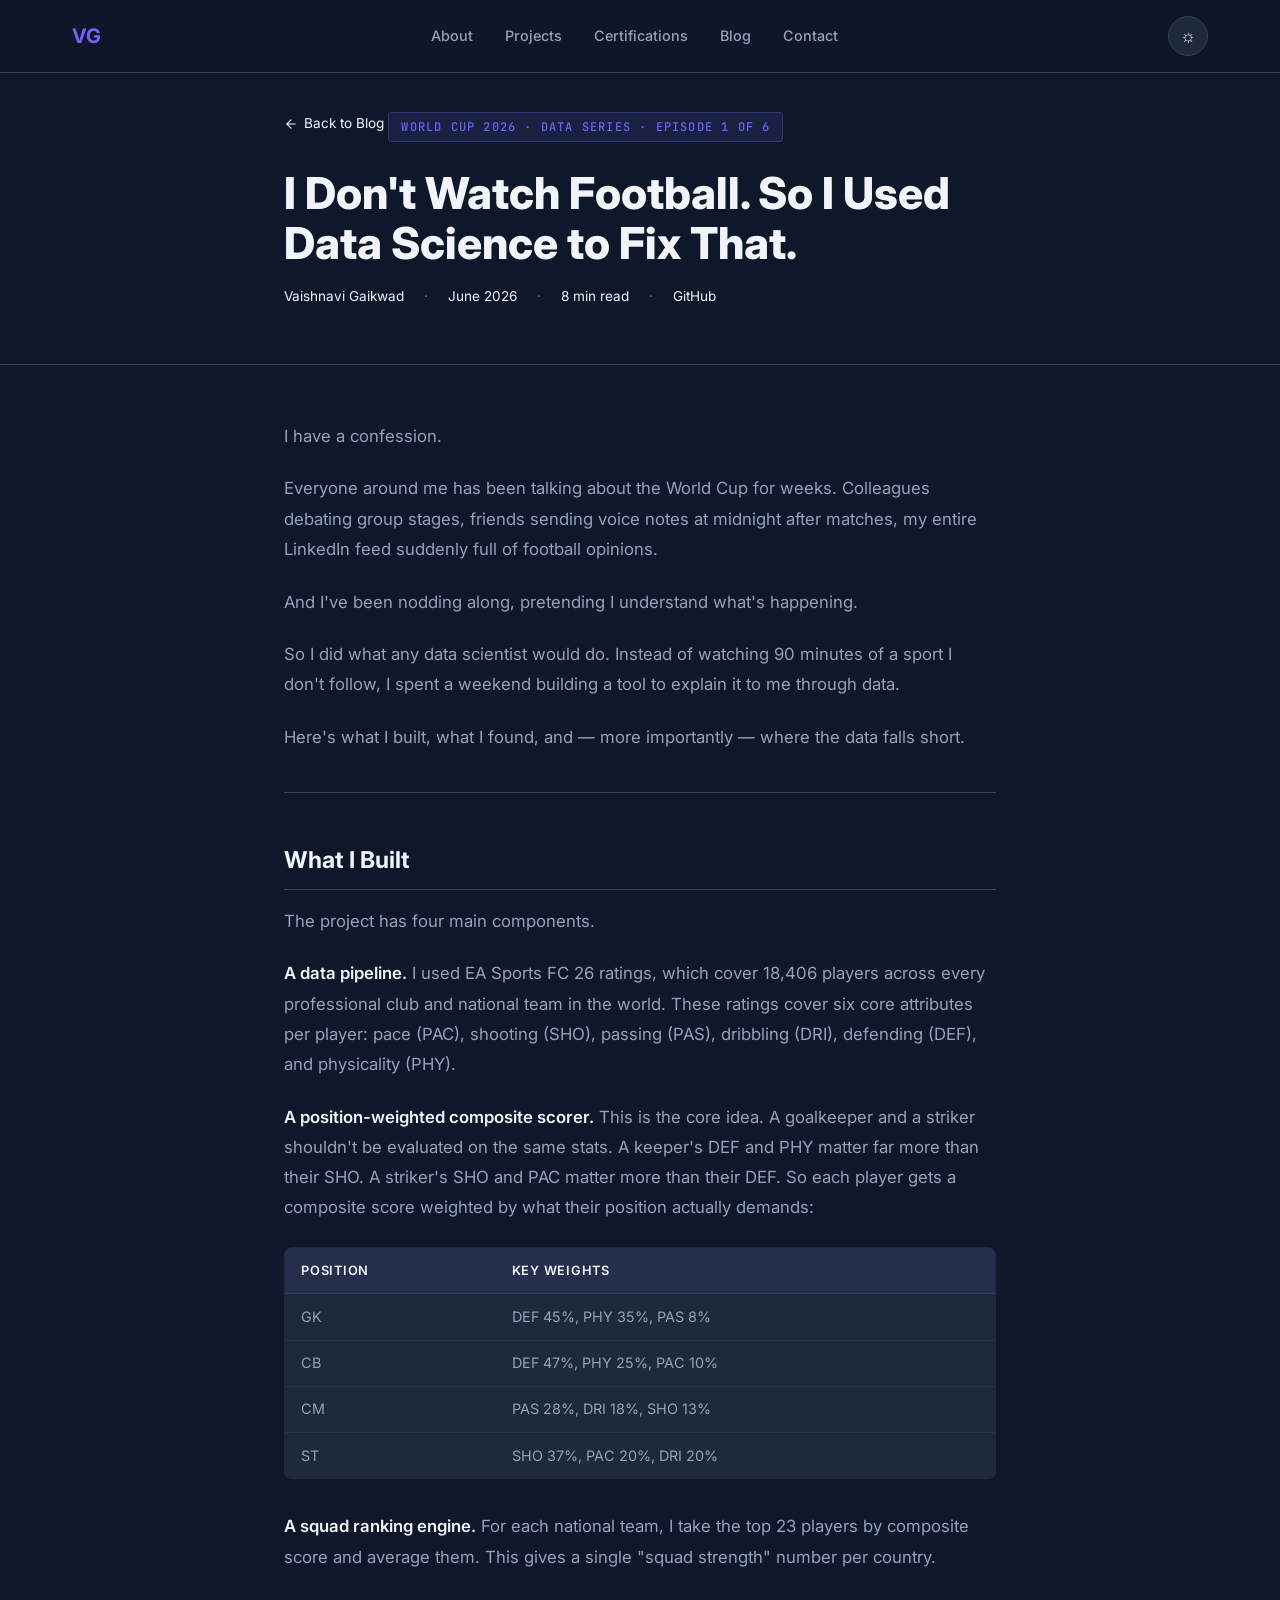
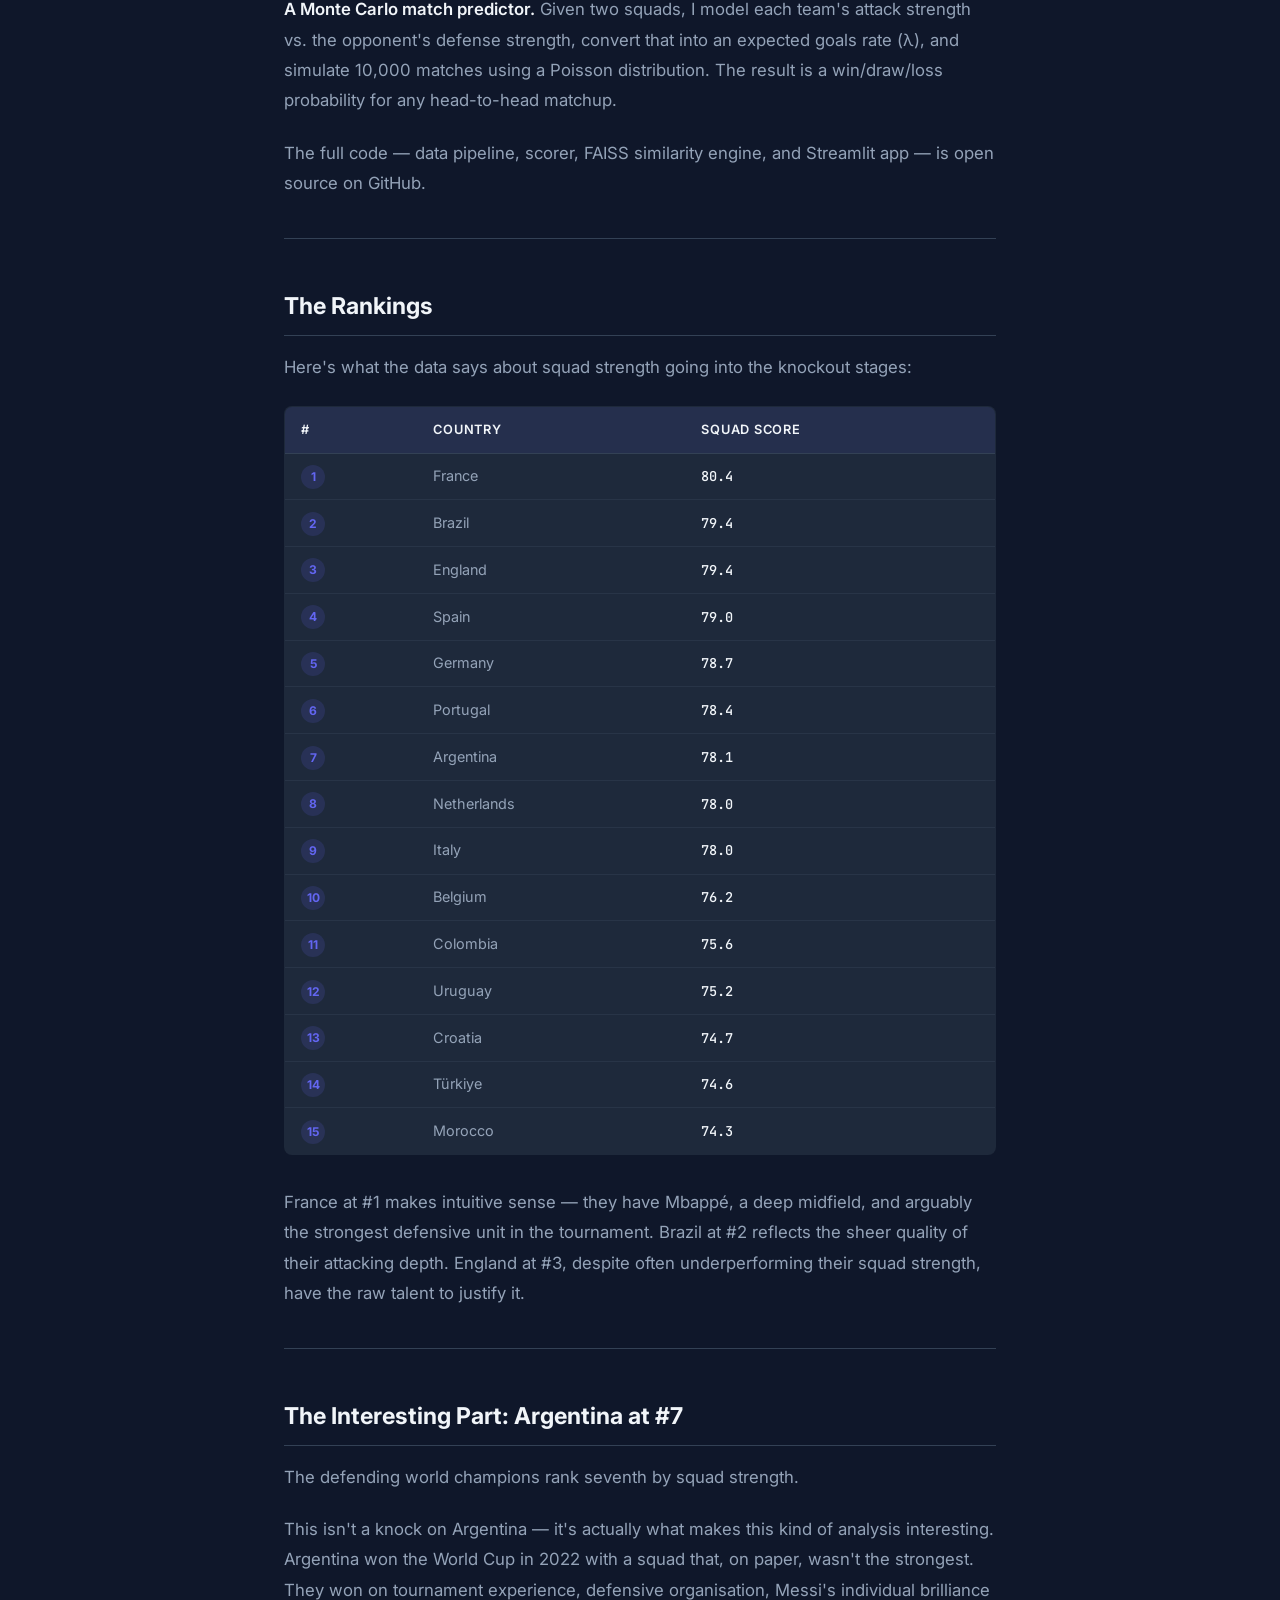
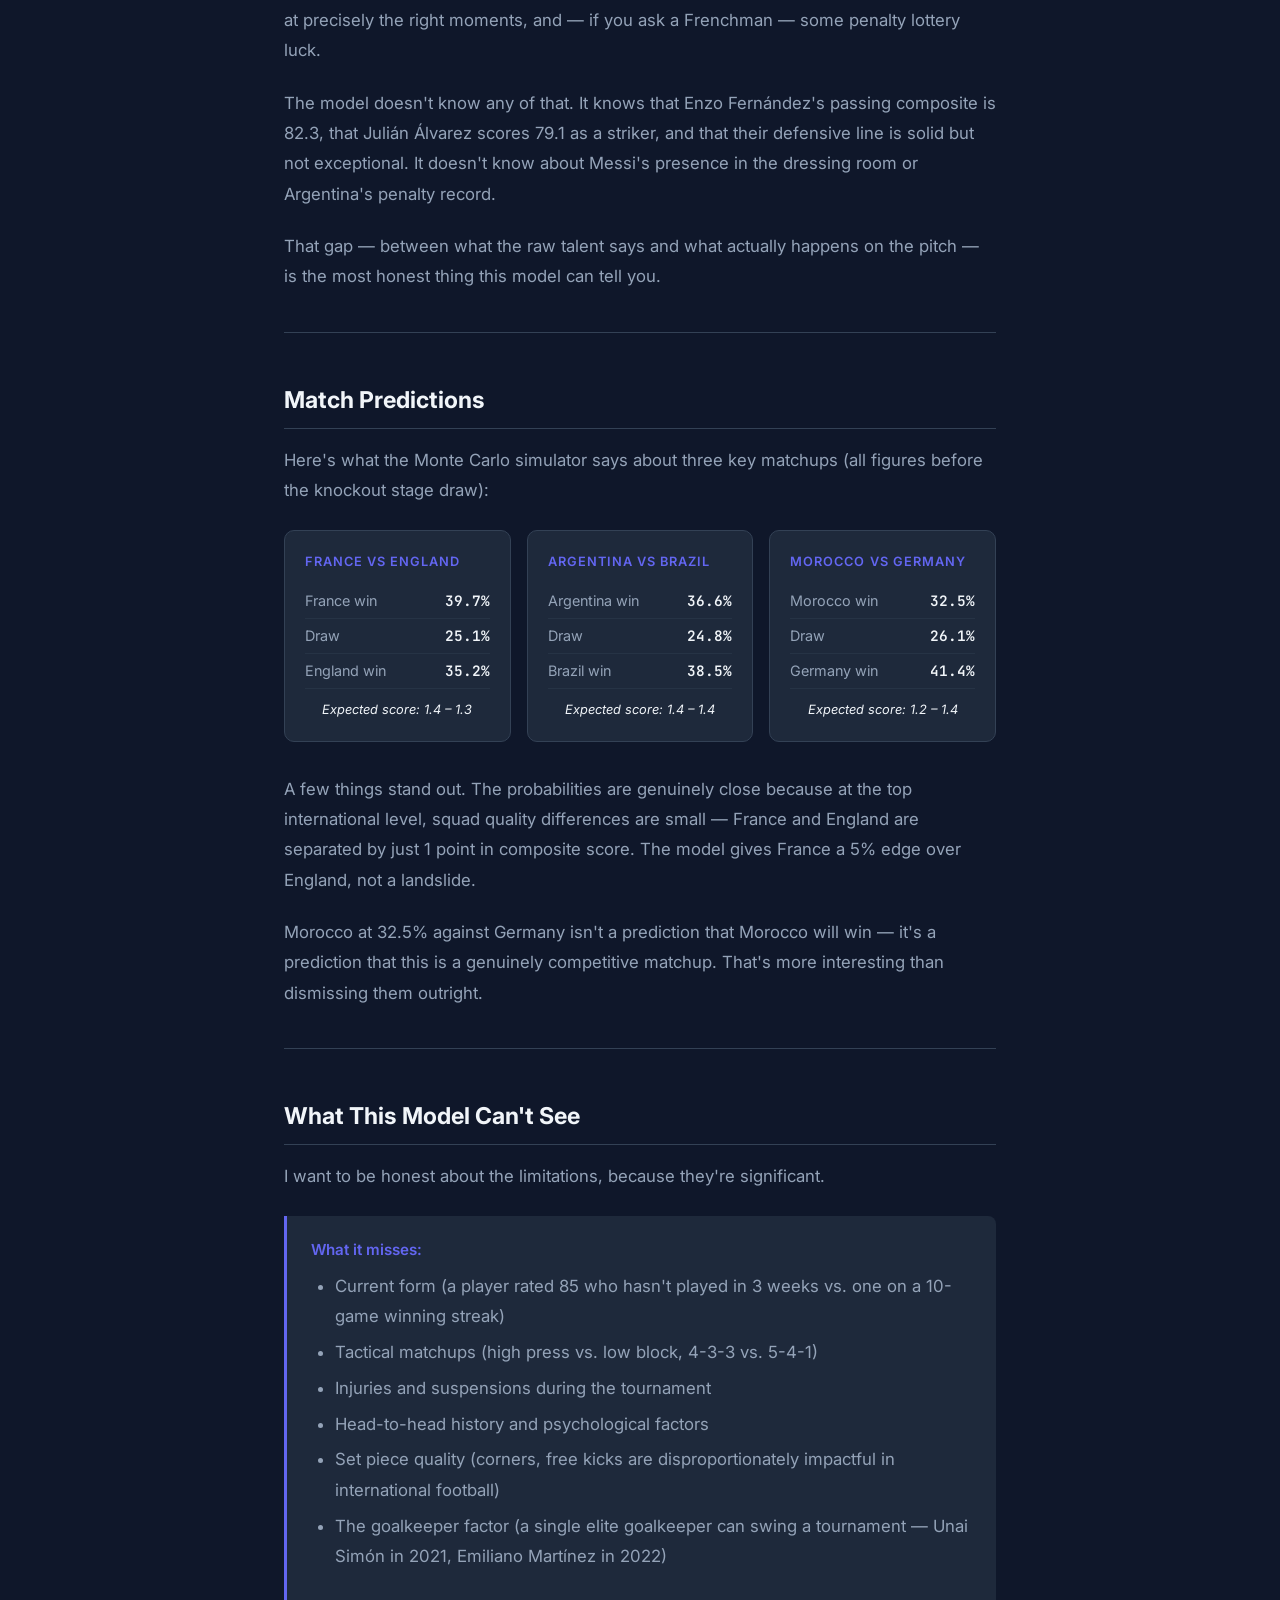
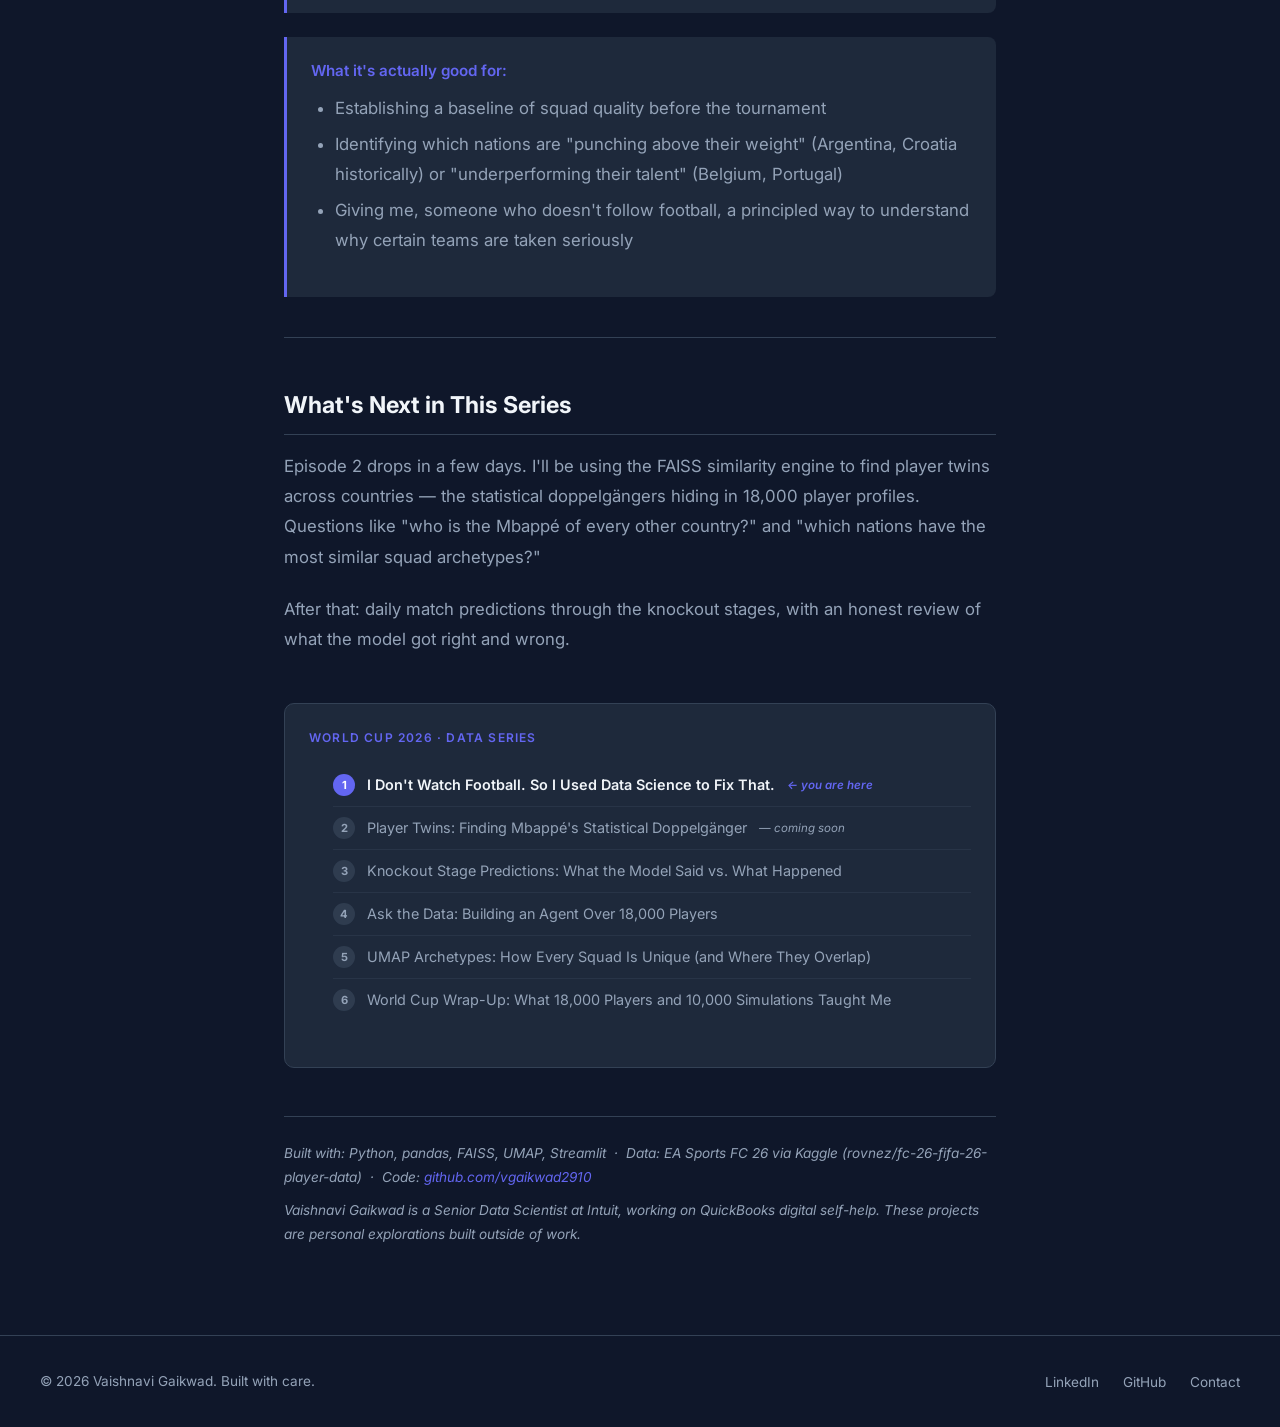
<file: blog/wc2026-ep1-i-dont-watch-football.html>
<!DOCTYPE html>
<html lang="en" data-theme="dark">
<head>
  <meta charset="UTF-8">
  <meta name="viewport" content="width=device-width, initial-scale=1.0">
  <title>I Don't Watch Football. So I Used Data Science to Fix That. | Vaishnavi Gaikwad</title>
  <meta name="description" content="Episode 1 of 6 — World Cup 2026 Data Series. Using FC 26 player ratings, position-weighted scoring, and Monte Carlo simulation to rank every national squad.">
  <link rel="preconnect" href="https://fonts.googleapis.com">
  <link rel="preconnect" href="https://fonts.gstatic.com" crossorigin>
  <link href="https://fonts.googleapis.com/css2?family=Inter:wght@400;500;600;700;800&family=JetBrains+Mono:wght@400;500&display=swap" rel="stylesheet">
  <link rel="stylesheet" href="../css/style.css">
  <style>
    /* ── Blog post article styles ── */
    .post-hero {
      padding: 7rem 0 3.5rem;
      background: var(--bg-primary);
      border-bottom: 1px solid var(--border);
    }
    .post-hero__inner {
      max-width: 760px;
      margin: 0 auto;
      padding: 0 1.5rem;
    }
    .post-hero__series {
      display: inline-block;
      font-family: var(--font-mono, 'JetBrains Mono', monospace);
      font-size: 0.75rem;
      font-weight: 500;
      letter-spacing: 0.1em;
      text-transform: uppercase;
      color: var(--accent);
      background: color-mix(in srgb, var(--accent) 12%, transparent);
      border: 1px solid color-mix(in srgb, var(--accent) 30%, transparent);
      border-radius: 4px;
      padding: 0.25rem 0.75rem;
      margin-bottom: 1.25rem;
    }
    .post-hero__title {
      font-size: clamp(1.75rem, 4vw, 2.75rem);
      font-weight: 800;
      line-height: 1.15;
      color: var(--text-primary);
      margin-bottom: 1rem;
    }
    .post-hero__meta {
      display: flex;
      align-items: center;
      gap: 1.25rem;
      font-size: 0.85rem;
      color: var(--text-muted);
      flex-wrap: wrap;
    }
    .post-hero__meta a {
      color: var(--text-muted);
      text-decoration: none;
    }
    .post-hero__meta a:hover { color: var(--accent); }
    .post-hero__meta-sep { opacity: 0.4; }

    /* Article body */
    .post-body {
      padding: 3.5rem 0 5rem;
      background: var(--bg-primary);
    }
    .post-body__inner {
      max-width: 760px;
      margin: 0 auto;
      padding: 0 1.5rem;
    }
    .post-body__inner p {
      font-size: 1.05rem;
      line-height: 1.8;
      color: var(--text-secondary);
      margin-bottom: 1.4rem;
    }
    .post-body__inner h2 {
      font-size: 1.45rem;
      font-weight: 700;
      color: var(--text-primary);
      margin: 3rem 0 1rem;
      padding-bottom: 0.5rem;
      border-bottom: 1px solid var(--border);
    }
    .post-body__inner h3 {
      font-size: 1.1rem;
      font-weight: 600;
      color: var(--text-primary);
      margin: 2rem 0 0.6rem;
    }
    .post-body__inner hr {
      border: none;
      border-top: 1px solid var(--border);
      margin: 2.5rem 0;
    }
    .post-body__inner strong {
      color: var(--text-primary);
      font-weight: 600;
    }
    .post-body__inner em {
      color: var(--text-muted);
    }

    /* Data table */
    .data-table {
      width: 100%;
      border-collapse: collapse;
      margin: 1.5rem 0 2rem;
      font-size: 0.9rem;
      background: var(--bg-secondary);
      border-radius: 8px;
      overflow: hidden;
      border: 1px solid var(--border);
    }
    .data-table thead th {
      background: color-mix(in srgb, var(--accent) 10%, var(--bg-secondary));
      color: var(--text-primary);
      font-weight: 600;
      text-align: left;
      padding: 0.75rem 1rem;
      font-size: 0.8rem;
      text-transform: uppercase;
      letter-spacing: 0.06em;
      border-bottom: 1px solid var(--border);
    }
    .data-table tbody td {
      padding: 0.65rem 1rem;
      color: var(--text-secondary);
      border-bottom: 1px solid color-mix(in srgb, var(--border) 50%, transparent);
    }
    .data-table tbody tr:last-child td { border-bottom: none; }
    .data-table tbody tr:hover td { background: color-mix(in srgb, var(--accent) 5%, transparent); }
    .data-table .rank-badge {
      display: inline-block;
      width: 24px;
      height: 24px;
      line-height: 24px;
      text-align: center;
      border-radius: 50%;
      font-size: 0.75rem;
      font-weight: 700;
      background: color-mix(in srgb, var(--accent) 15%, transparent);
      color: var(--accent);
    }
    .data-table .score-bar {
      display: inline-flex;
      align-items: center;
      gap: 0.5rem;
      font-family: var(--font-mono, 'JetBrains Mono', monospace);
      font-size: 0.85rem;
      color: var(--text-primary);
      font-weight: 500;
    }

    /* Match prediction cards */
    .match-grid {
      display: grid;
      grid-template-columns: repeat(auto-fit, minmax(220px, 1fr));
      gap: 1rem;
      margin: 1.5rem 0 2rem;
    }
    .match-card {
      background: var(--bg-secondary);
      border: 1px solid var(--border);
      border-radius: 10px;
      padding: 1.25rem;
    }
    .match-card__title {
      font-size: 0.8rem;
      font-weight: 600;
      text-transform: uppercase;
      letter-spacing: 0.08em;
      color: var(--accent);
      margin-bottom: 0.75rem;
    }
    .match-card__row {
      display: flex;
      justify-content: space-between;
      align-items: center;
      padding: 0.3rem 0;
      font-size: 0.9rem;
      color: var(--text-secondary);
      border-bottom: 1px solid color-mix(in srgb, var(--border) 40%, transparent);
    }
    .match-card__row:last-child { border-bottom: none; }
    .match-card__row span:last-child {
      font-family: var(--font-mono, 'JetBrains Mono', monospace);
      font-weight: 600;
      color: var(--text-primary);
    }
    .match-card__score {
      margin-top: 0.6rem;
      font-size: 0.8rem;
      color: var(--text-muted);
      text-align: center;
      font-style: italic;
    }

    /* Limitation / info callout */
    .callout {
      background: var(--bg-secondary);
      border-left: 3px solid var(--accent);
      border-radius: 0 8px 8px 0;
      padding: 1.25rem 1.5rem;
      margin: 1.5rem 0;
    }
    .callout p {
      margin-bottom: 0.5rem !important;
      font-size: 0.95rem !important;
    }
    .callout p:last-child { margin-bottom: 0 !important; }
    .callout strong { color: var(--accent); }

    /* Bullet list */
    .post-body__inner ul, .post-body__inner ol {
      color: var(--text-secondary);
      font-size: 1.05rem;
      line-height: 1.8;
      margin: 0.5rem 0 1.4rem 1.5rem;
    }
    .post-body__inner li { margin-bottom: 0.35rem; }

    /* Series navigation */
    .series-nav {
      background: var(--bg-secondary);
      border: 1px solid var(--border);
      border-radius: 10px;
      padding: 1.5rem;
      margin: 3rem 0 0;
    }
    .series-nav__label {
      font-size: 0.75rem;
      font-weight: 600;
      text-transform: uppercase;
      letter-spacing: 0.1em;
      color: var(--accent);
      margin-bottom: 1rem;
    }
    .series-nav__list {
      list-style: none;
      margin: 0;
      padding: 0;
    }
    .series-nav__list li {
      display: flex;
      align-items: center;
      gap: 0.75rem;
      padding: 0.5rem 0;
      border-bottom: 1px solid color-mix(in srgb, var(--border) 50%, transparent);
      font-size: 0.9rem;
      color: var(--text-muted);
      margin-bottom: 0;
    }
    .series-nav__list li:last-child { border-bottom: none; }
    .series-nav__list li.active { color: var(--text-primary); font-weight: 600; }
    .series-nav__list li a { color: var(--text-secondary); text-decoration: none; }
    .series-nav__list li a:hover { color: var(--accent); }
    .ep-badge {
      display: inline-block;
      width: 22px;
      height: 22px;
      line-height: 22px;
      text-align: center;
      border-radius: 50%;
      font-size: 0.7rem;
      font-weight: 700;
      flex-shrink: 0;
    }
    .ep-badge.current {
      background: var(--accent);
      color: #fff;
    }
    .ep-badge.upcoming {
      background: color-mix(in srgb, var(--border) 80%, transparent);
      color: var(--text-muted);
    }

    /* Back link */
    .back-link {
      display: inline-flex;
      align-items: center;
      gap: 0.4rem;
      font-size: 0.85rem;
      color: var(--text-muted);
      text-decoration: none;
      margin-bottom: 2rem;
      transition: color 0.2s;
    }
    .back-link:hover { color: var(--accent); }

    /* Stack note */
    .stack-note {
      margin-top: 3rem;
      padding-top: 1.5rem;
      border-top: 1px solid var(--border);
      font-size: 0.85rem;
      color: var(--text-muted);
    }
    .stack-note em { color: var(--text-muted); }
    .stack-note p { font-size: 0.85rem !important; margin-bottom: 0.5rem !important; }
  </style>
</head>
<body>

  <!-- ===== NAV ===== -->
  <nav class="nav">
    <div class="nav__inner">
      <a href="../index.html" class="nav__logo">VG</a>
      <ul class="nav__links">
        <li><a href="../index.html#about">About</a></li>
        <li><a href="../index.html#projects">Projects</a></li>
        <li><a href="../index.html#certifications">Certifications</a></li>
        <li><a href="../index.html#blog">Blog</a></li>
        <li><a href="../index.html#contact">Contact</a></li>
      </ul>
      <div style="display:flex;align-items:center;gap:0.75rem;">
        <button class="theme-toggle" aria-label="Toggle theme">&#9788;</button>
        <button class="nav__hamburger" aria-label="Menu">
          <span></span><span></span><span></span>
        </button>
      </div>
    </div>
  </nav>

  <!-- ===== POST HERO ===== -->
  <div class="post-hero">
    <div class="post-hero__inner">
      <a href="../index.html#blog" class="back-link">
        <svg width="14" height="14" viewBox="0 0 24 24" fill="none" stroke="currentColor" stroke-width="2" stroke-linecap="round" stroke-linejoin="round"><path d="M19 12H5"/><path d="m12 19-7-7 7-7"/></svg>
        Back to Blog
      </a>
      <div class="post-hero__series">World Cup 2026 &middot; Data Series &middot; Episode 1 of 6</div>
      <h1 class="post-hero__title">I Don't Watch Football. So I Used Data Science to Fix That.</h1>
      <div class="post-hero__meta">
        <span>Vaishnavi Gaikwad</span>
        <span class="post-hero__meta-sep">&middot;</span>
        <span>June 2026</span>
        <span class="post-hero__meta-sep">&middot;</span>
        <span>8 min read</span>
        <span class="post-hero__meta-sep">&middot;</span>
        <a href="https://github.com/vgaikwad2910" target="_blank" rel="noopener">GitHub</a>
      </div>
    </div>
  </div>

  <!-- ===== POST BODY ===== -->
  <article class="post-body">
    <div class="post-body__inner">

      <p>I have a confession.</p>

      <p>Everyone around me has been talking about the World Cup for weeks. Colleagues debating group stages, friends sending voice notes at midnight after matches, my entire LinkedIn feed suddenly full of football opinions.</p>

      <p>And I've been nodding along, pretending I understand what's happening.</p>

      <p>So I did what any data scientist would do. Instead of watching 90 minutes of a sport I don't follow, I spent a weekend building a tool to explain it to me through data.</p>

      <p>Here's what I built, what I found, and — more importantly — where the data falls short.</p>

      <hr>

      <h2>What I Built</h2>

      <p>The project has four main components.</p>

      <p><strong>A data pipeline.</strong> I used EA Sports FC 26 ratings, which cover 18,406 players across every professional club and national team in the world. These ratings cover six core attributes per player: pace (PAC), shooting (SHO), passing (PAS), dribbling (DRI), defending (DEF), and physicality (PHY).</p>

      <p><strong>A position-weighted composite scorer.</strong> This is the core idea. A goalkeeper and a striker shouldn't be evaluated on the same stats. A keeper's DEF and PHY matter far more than their SHO. A striker's SHO and PAC matter more than their DEF. So each player gets a composite score weighted by what their position actually demands:</p>

      <table class="data-table">
        <thead>
          <tr>
            <th>Position</th>
            <th>Key Weights</th>
          </tr>
        </thead>
        <tbody>
          <tr><td>GK</td><td>DEF 45%, PHY 35%, PAS 8%</td></tr>
          <tr><td>CB</td><td>DEF 47%, PHY 25%, PAC 10%</td></tr>
          <tr><td>CM</td><td>PAS 28%, DRI 18%, SHO 13%</td></tr>
          <tr><td>ST</td><td>SHO 37%, PAC 20%, DRI 20%</td></tr>
        </tbody>
      </table>

      <p><strong>A squad ranking engine.</strong> For each national team, I take the top 23 players by composite score and average them. This gives a single "squad strength" number per country.</p>

      <p><strong>A Monte Carlo match predictor.</strong> Given two squads, I model each team's attack strength vs. the opponent's defense strength, convert that into an expected goals rate (λ), and simulate 10,000 matches using a Poisson distribution. The result is a win/draw/loss probability for any head-to-head matchup.</p>

      <p>The full code — data pipeline, scorer, FAISS similarity engine, and Streamlit app — is open source on GitHub.</p>

      <hr>

      <h2>The Rankings</h2>

      <p>Here's what the data says about squad strength going into the knockout stages:</p>

      <table class="data-table">
        <thead>
          <tr>
            <th>#</th>
            <th>Country</th>
            <th>Squad Score</th>
          </tr>
        </thead>
        <tbody>
          <tr><td><span class="rank-badge">1</span></td><td>France</td><td><span class="score-bar">80.4</span></td></tr>
          <tr><td><span class="rank-badge">2</span></td><td>Brazil</td><td><span class="score-bar">79.4</span></td></tr>
          <tr><td><span class="rank-badge">3</span></td><td>England</td><td><span class="score-bar">79.4</span></td></tr>
          <tr><td><span class="rank-badge">4</span></td><td>Spain</td><td><span class="score-bar">79.0</span></td></tr>
          <tr><td><span class="rank-badge">5</span></td><td>Germany</td><td><span class="score-bar">78.7</span></td></tr>
          <tr><td><span class="rank-badge">6</span></td><td>Portugal</td><td><span class="score-bar">78.4</span></td></tr>
          <tr><td><span class="rank-badge">7</span></td><td>Argentina</td><td><span class="score-bar">78.1</span></td></tr>
          <tr><td><span class="rank-badge">8</span></td><td>Netherlands</td><td><span class="score-bar">78.0</span></td></tr>
          <tr><td><span class="rank-badge">9</span></td><td>Italy</td><td><span class="score-bar">78.0</span></td></tr>
          <tr><td><span class="rank-badge">10</span></td><td>Belgium</td><td><span class="score-bar">76.2</span></td></tr>
          <tr><td><span class="rank-badge">11</span></td><td>Colombia</td><td><span class="score-bar">75.6</span></td></tr>
          <tr><td><span class="rank-badge">12</span></td><td>Uruguay</td><td><span class="score-bar">75.2</span></td></tr>
          <tr><td><span class="rank-badge">13</span></td><td>Croatia</td><td><span class="score-bar">74.7</span></td></tr>
          <tr><td><span class="rank-badge">14</span></td><td>Türkiye</td><td><span class="score-bar">74.6</span></td></tr>
          <tr><td><span class="rank-badge">15</span></td><td>Morocco</td><td><span class="score-bar">74.3</span></td></tr>
        </tbody>
      </table>

      <p>France at #1 makes intuitive sense — they have Mbappé, a deep midfield, and arguably the strongest defensive unit in the tournament. Brazil at #2 reflects the sheer quality of their attacking depth. England at #3, despite often underperforming their squad strength, have the raw talent to justify it.</p>

      <hr>

      <h2>The Interesting Part: Argentina at #7</h2>

      <p>The defending world champions rank seventh by squad strength.</p>

      <p>This isn't a knock on Argentina — it's actually what makes this kind of analysis interesting. Argentina won the World Cup in 2022 with a squad that, on paper, wasn't the strongest. They won on tournament experience, defensive organisation, Messi's individual brilliance at precisely the right moments, and — if you ask a Frenchman — some penalty lottery luck.</p>

      <p>The model doesn't know any of that. It knows that Enzo Fernández's passing composite is 82.3, that Julián Álvarez scores 79.1 as a striker, and that their defensive line is solid but not exceptional. It doesn't know about Messi's presence in the dressing room or Argentina's penalty record.</p>

      <p>That gap — between what the raw talent says and what actually happens on the pitch — is the most honest thing this model can tell you.</p>

      <hr>

      <h2>Match Predictions</h2>

      <p>Here's what the Monte Carlo simulator says about three key matchups (all figures before the knockout stage draw):</p>

      <div class="match-grid">
        <div class="match-card">
          <div class="match-card__title">France vs England</div>
          <div class="match-card__row"><span>France win</span><span>39.7%</span></div>
          <div class="match-card__row"><span>Draw</span><span>25.1%</span></div>
          <div class="match-card__row"><span>England win</span><span>35.2%</span></div>
          <div class="match-card__score">Expected score: 1.4 – 1.3</div>
        </div>
        <div class="match-card">
          <div class="match-card__title">Argentina vs Brazil</div>
          <div class="match-card__row"><span>Argentina win</span><span>36.6%</span></div>
          <div class="match-card__row"><span>Draw</span><span>24.8%</span></div>
          <div class="match-card__row"><span>Brazil win</span><span>38.5%</span></div>
          <div class="match-card__score">Expected score: 1.4 – 1.4</div>
        </div>
        <div class="match-card">
          <div class="match-card__title">Morocco vs Germany</div>
          <div class="match-card__row"><span>Morocco win</span><span>32.5%</span></div>
          <div class="match-card__row"><span>Draw</span><span>26.1%</span></div>
          <div class="match-card__row"><span>Germany win</span><span>41.4%</span></div>
          <div class="match-card__score">Expected score: 1.2 – 1.4</div>
        </div>
      </div>

      <p>A few things stand out. The probabilities are genuinely close because at the top international level, squad quality differences are small — France and England are separated by just 1 point in composite score. The model gives France a 5% edge over England, not a landslide.</p>

      <p>Morocco at 32.5% against Germany isn't a prediction that Morocco will win — it's a prediction that this is a genuinely competitive matchup. That's more interesting than dismissing them outright.</p>

      <hr>

      <h2>What This Model Can't See</h2>

      <p>I want to be honest about the limitations, because they're significant.</p>

      <div class="callout">
        <p><strong>What it misses:</strong></p>
        <ul>
          <li>Current form (a player rated 85 who hasn't played in 3 weeks vs. one on a 10-game winning streak)</li>
          <li>Tactical matchups (high press vs. low block, 4-3-3 vs. 5-4-1)</li>
          <li>Injuries and suspensions during the tournament</li>
          <li>Head-to-head history and psychological factors</li>
          <li>Set piece quality (corners, free kicks are disproportionately impactful in international football)</li>
          <li>The goalkeeper factor (a single elite goalkeeper can swing a tournament — Unai Simón in 2021, Emiliano Martínez in 2022)</li>
        </ul>
      </div>

      <div class="callout">
        <p><strong>What it's actually good for:</strong></p>
        <ul>
          <li>Establishing a baseline of squad quality before the tournament</li>
          <li>Identifying which nations are "punching above their weight" (Argentina, Croatia historically) or "underperforming their talent" (Belgium, Portugal)</li>
          <li>Giving me, someone who doesn't follow football, a principled way to understand why certain teams are taken seriously</li>
        </ul>
      </div>

      <hr>

      <h2>What's Next in This Series</h2>

      <p>Episode 2 drops in a few days. I'll be using the FAISS similarity engine to find player twins across countries — the statistical doppelgängers hiding in 18,000 player profiles. Questions like "who is the Mbappé of every other country?" and "which nations have the most similar squad archetypes?"</p>

      <p>After that: daily match predictions through the knockout stages, with an honest review of what the model got right and wrong.</p>

      <div class="series-nav">
        <div class="series-nav__label">World Cup 2026 &middot; Data Series</div>
        <ul class="series-nav__list">
          <li class="active"><span class="ep-badge current">1</span> I Don't Watch Football. So I Used Data Science to Fix That. <em style="font-size:0.8em;color:var(--accent);">&larr; you are here</em></li>
          <li><span class="ep-badge upcoming">2</span> Player Twins: Finding Mbappé's Statistical Doppelgänger <em style="font-size:0.8em;">&mdash; coming soon</em></li>
          <li><span class="ep-badge upcoming">3</span> Knockout Stage Predictions: What the Model Said vs. What Happened</li>
          <li><span class="ep-badge upcoming">4</span> Ask the Data: Building an Agent Over 18,000 Players</li>
          <li><span class="ep-badge upcoming">5</span> UMAP Archetypes: How Every Squad Is Unique (and Where They Overlap)</li>
          <li><span class="ep-badge upcoming">6</span> World Cup Wrap-Up: What 18,000 Players and 10,000 Simulations Taught Me</li>
        </ul>
      </div>

      <div class="stack-note">
        <p><em>Built with: Python, pandas, FAISS, UMAP, Streamlit &nbsp;&middot;&nbsp; Data: EA Sports FC 26 via Kaggle (rovnez/fc-26-fifa-26-player-data) &nbsp;&middot;&nbsp; Code: <a href="https://github.com/vgaikwad2910" target="_blank" rel="noopener" style="color:var(--accent);">github.com/vgaikwad2910</a></em></p>
        <p><em>Vaishnavi Gaikwad is a Senior Data Scientist at Intuit, working on QuickBooks digital self-help. These projects are personal explorations built outside of work.</em></p>
      </div>

    </div>
  </article>

  <!-- ===== FOOTER ===== -->
  <footer class="footer">
    <div class="footer__inner">
      <p class="footer__text">&copy; 2026 Vaishnavi Gaikwad. Built with care.</p>
      <ul class="footer__links">
        <li><a href="https://www.linkedin.com/in/vaishnavi-gaikwad-23506481/" target="_blank">LinkedIn</a></li>
        <li><a href="https://github.com/vgaikwad2910" target="_blank">GitHub</a></li>
        <li><a href="../index.html#contact">Contact</a></li>
      </ul>
    </div>
  </footer>

  <script src="../js/main.js"></script>
</body>
</html>
</file>
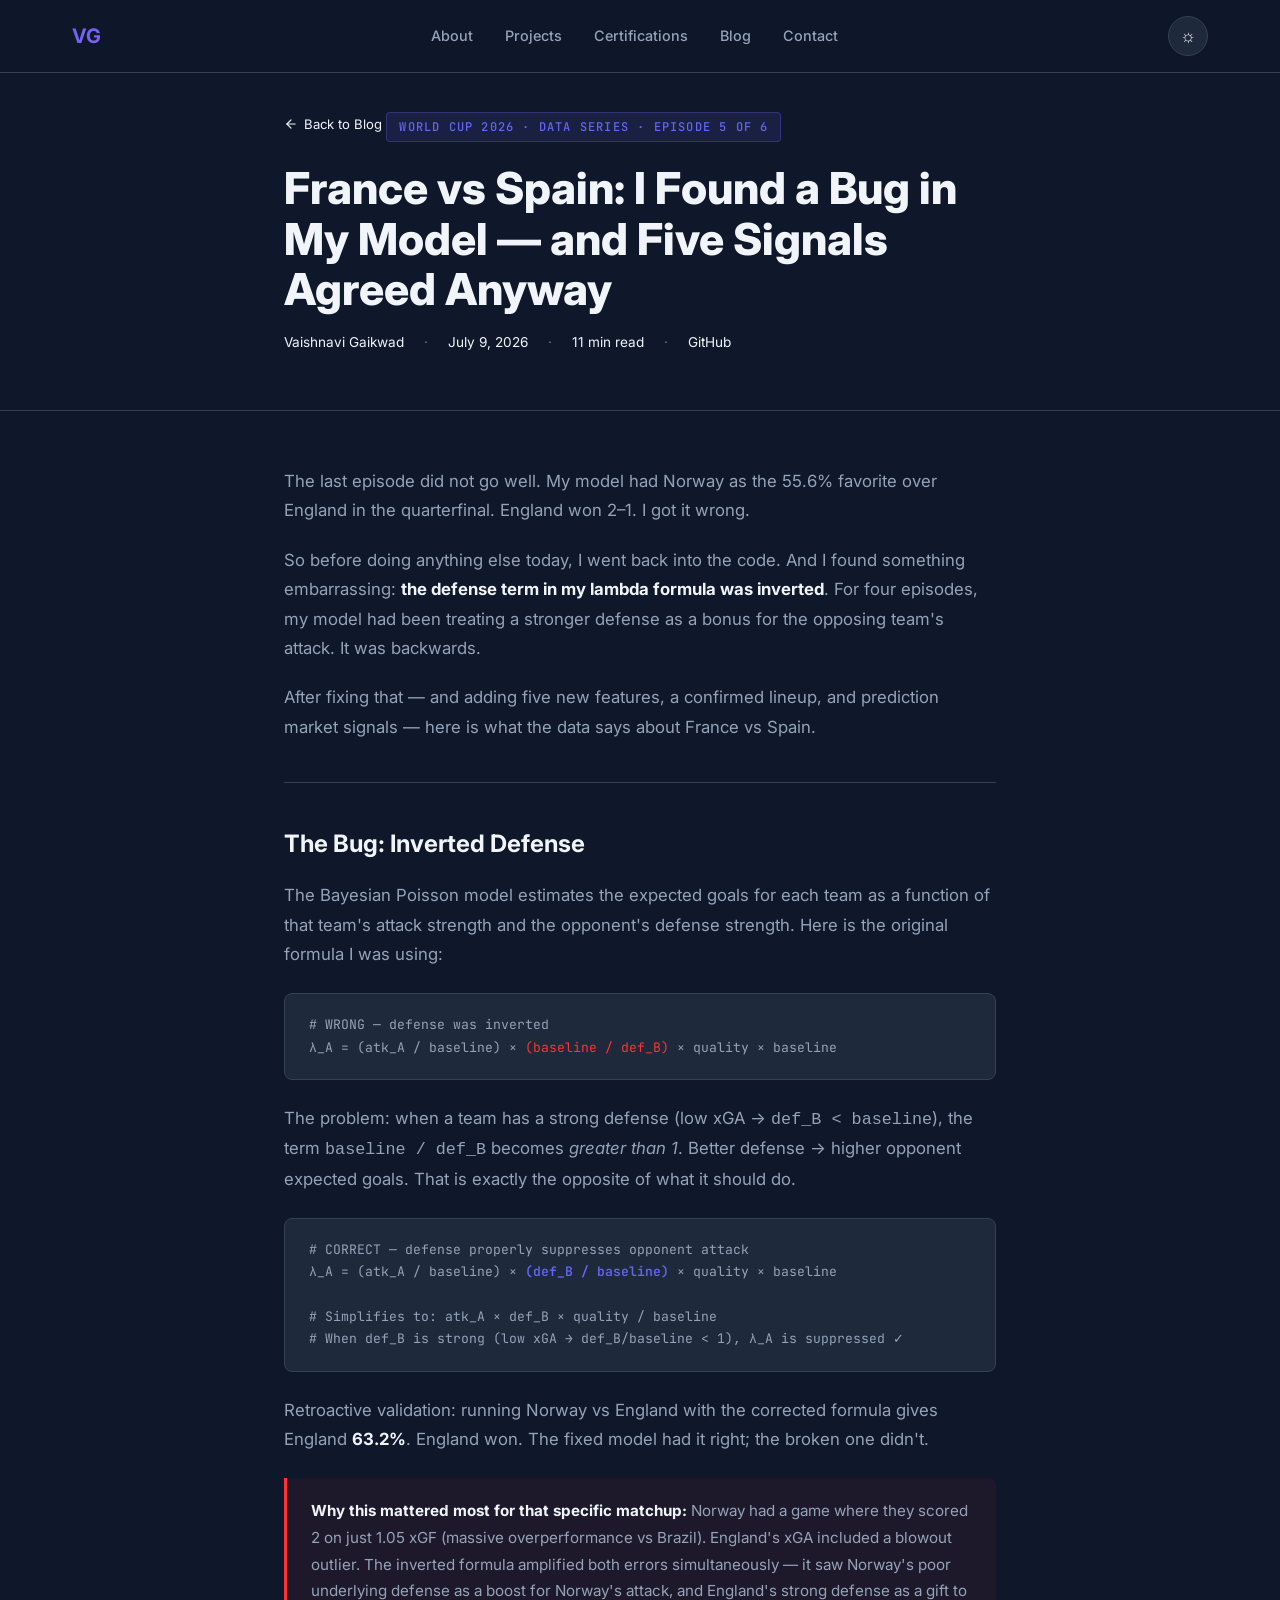
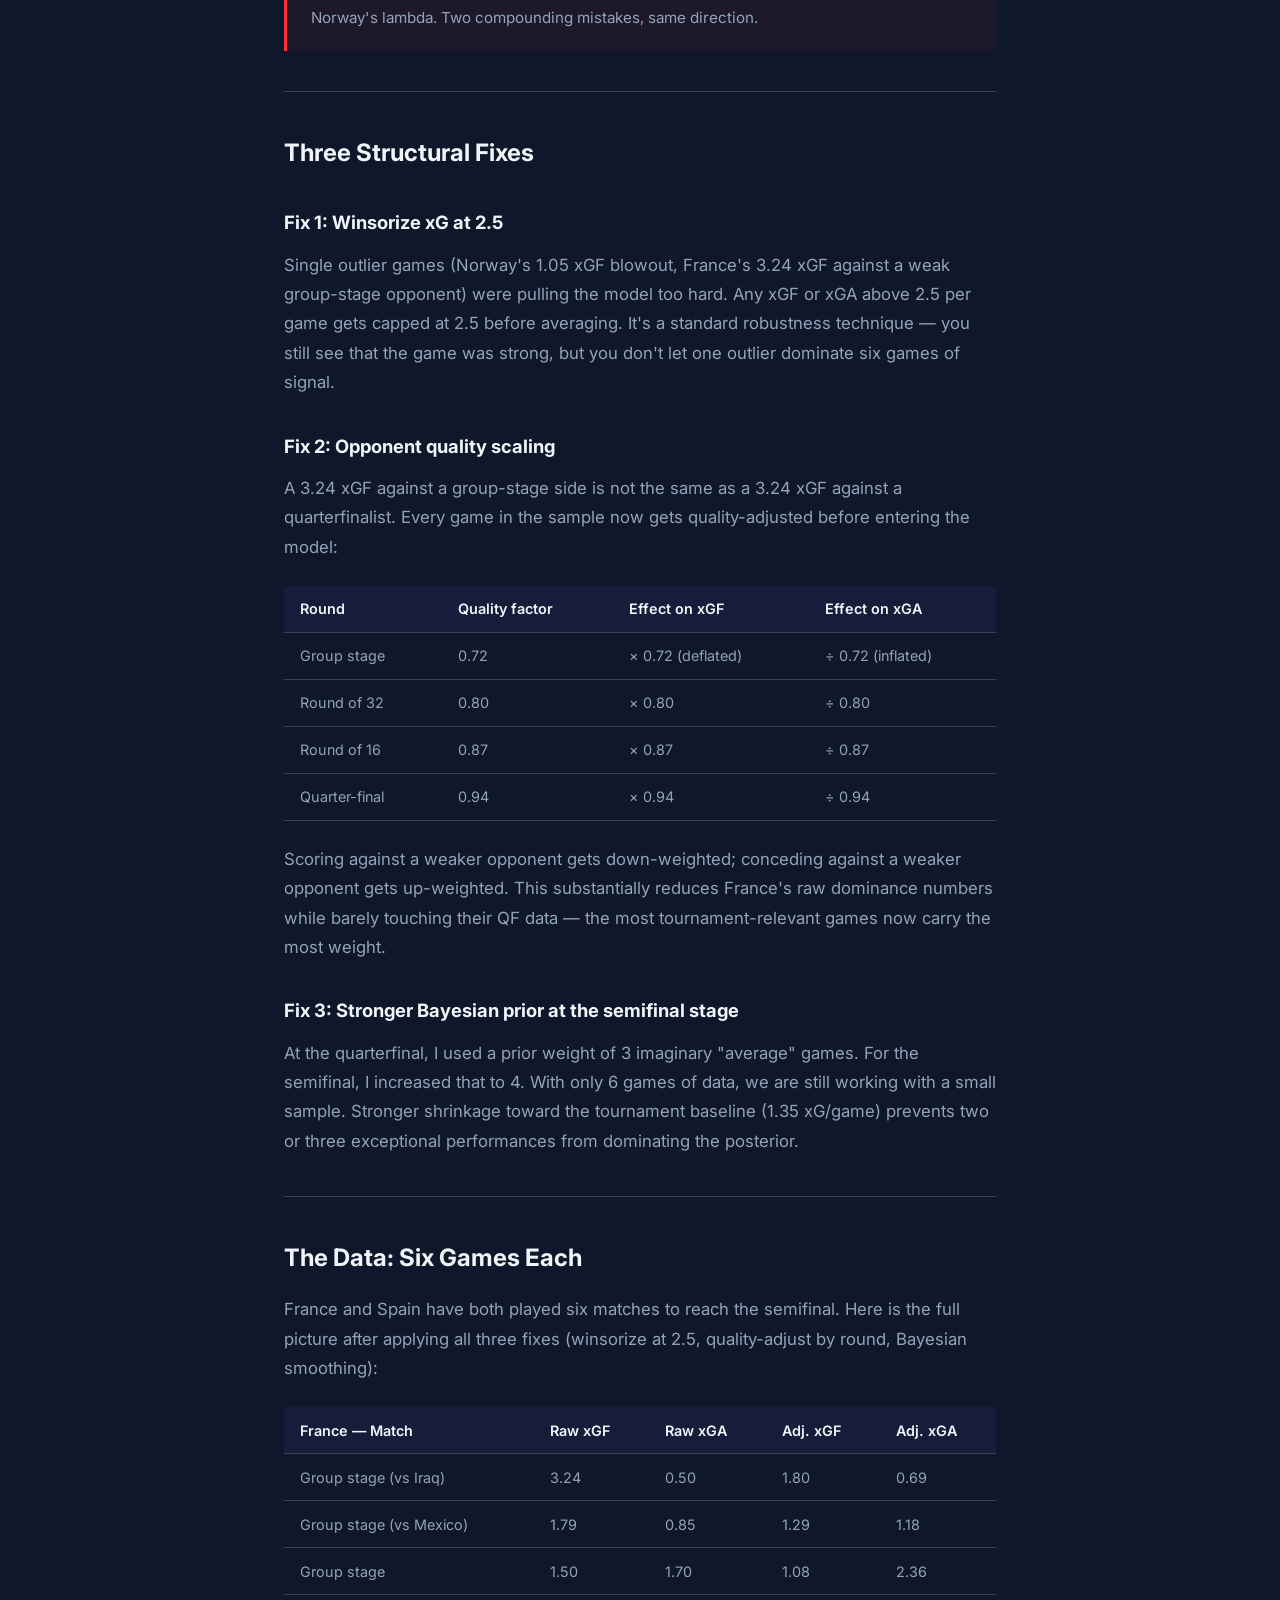
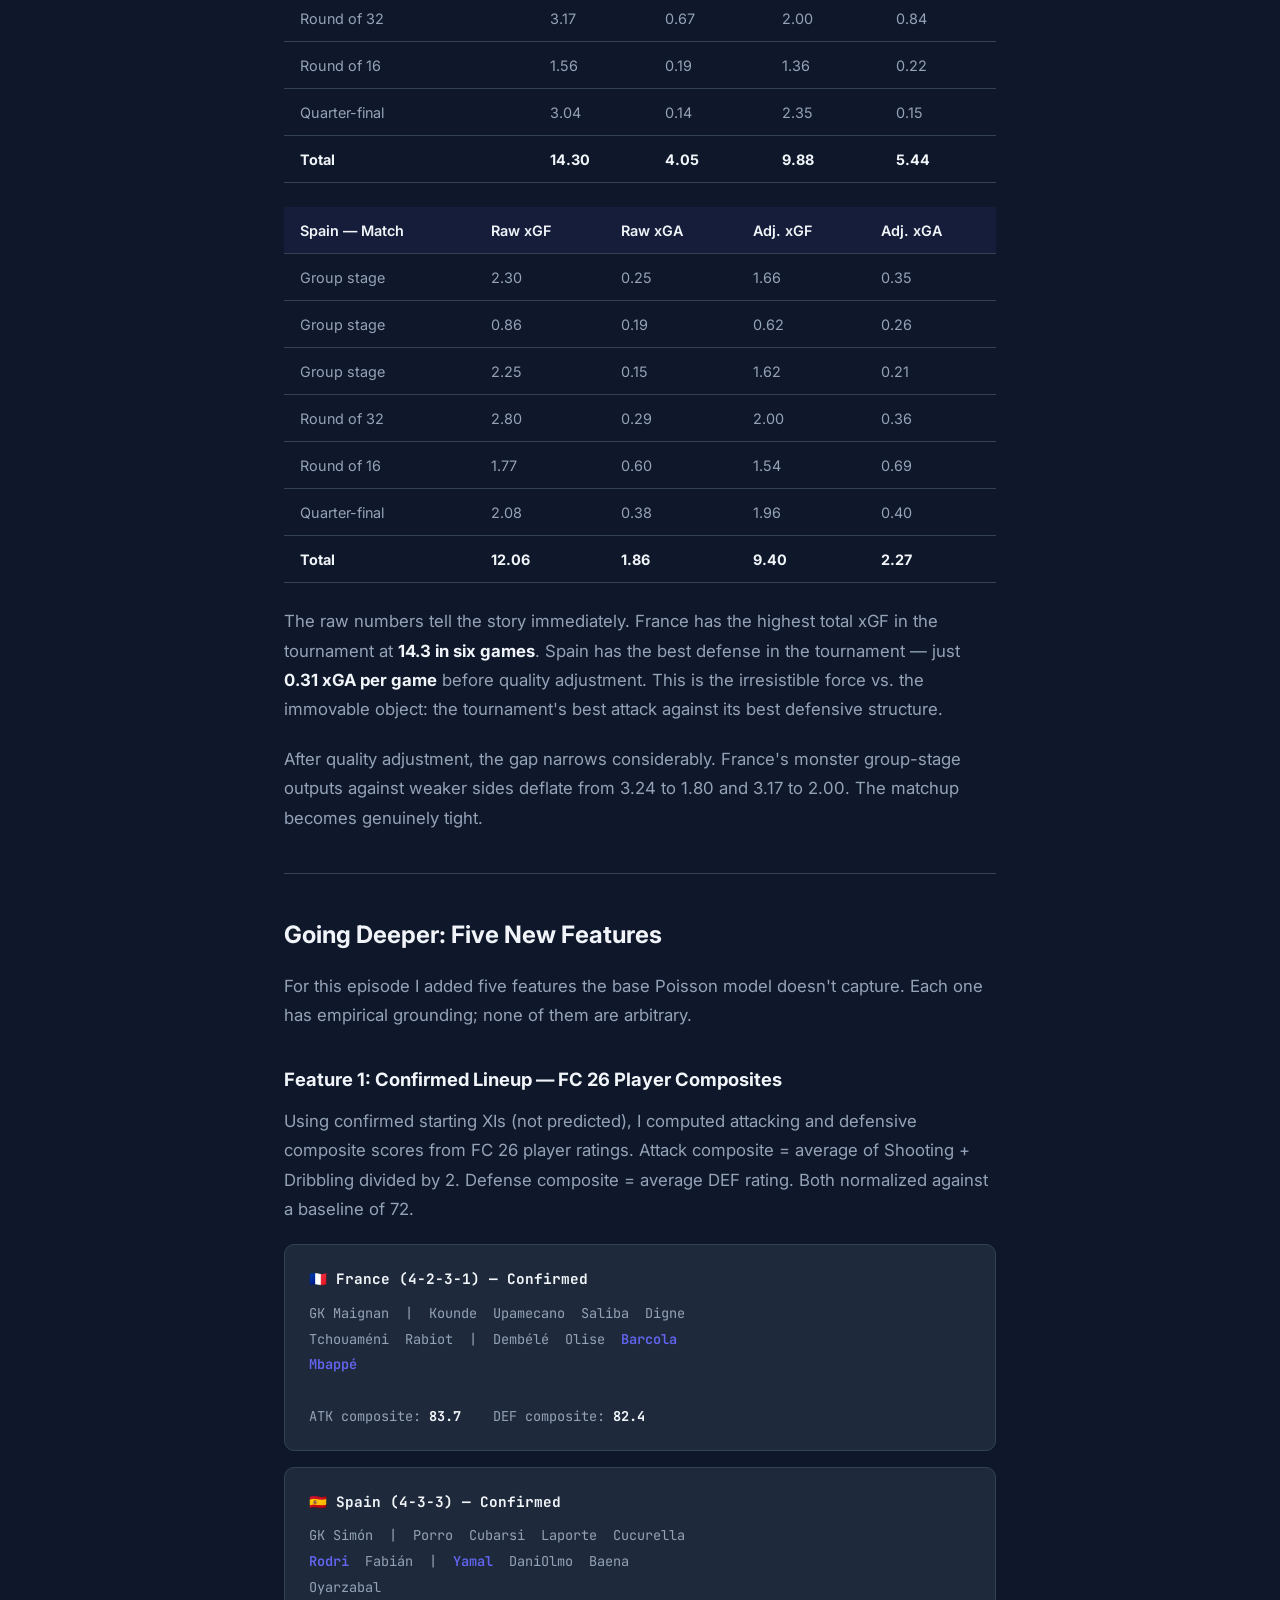
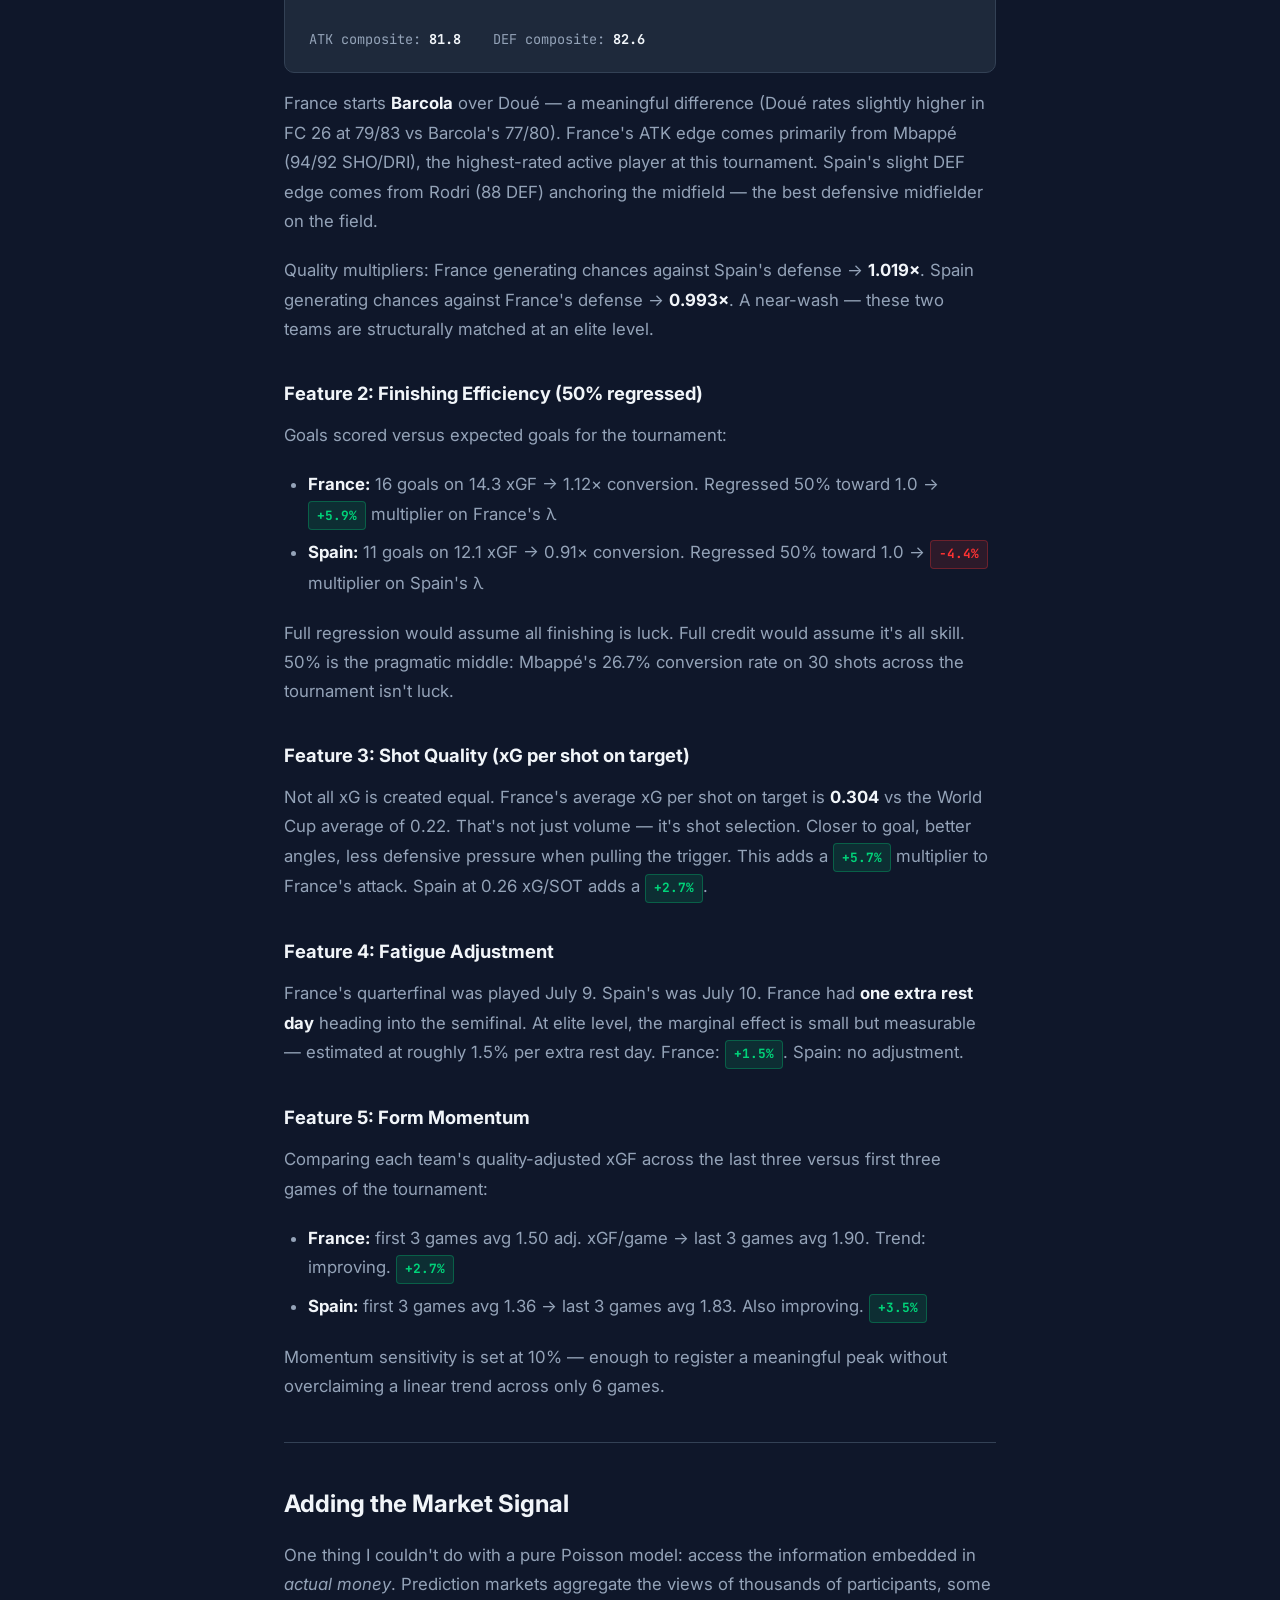
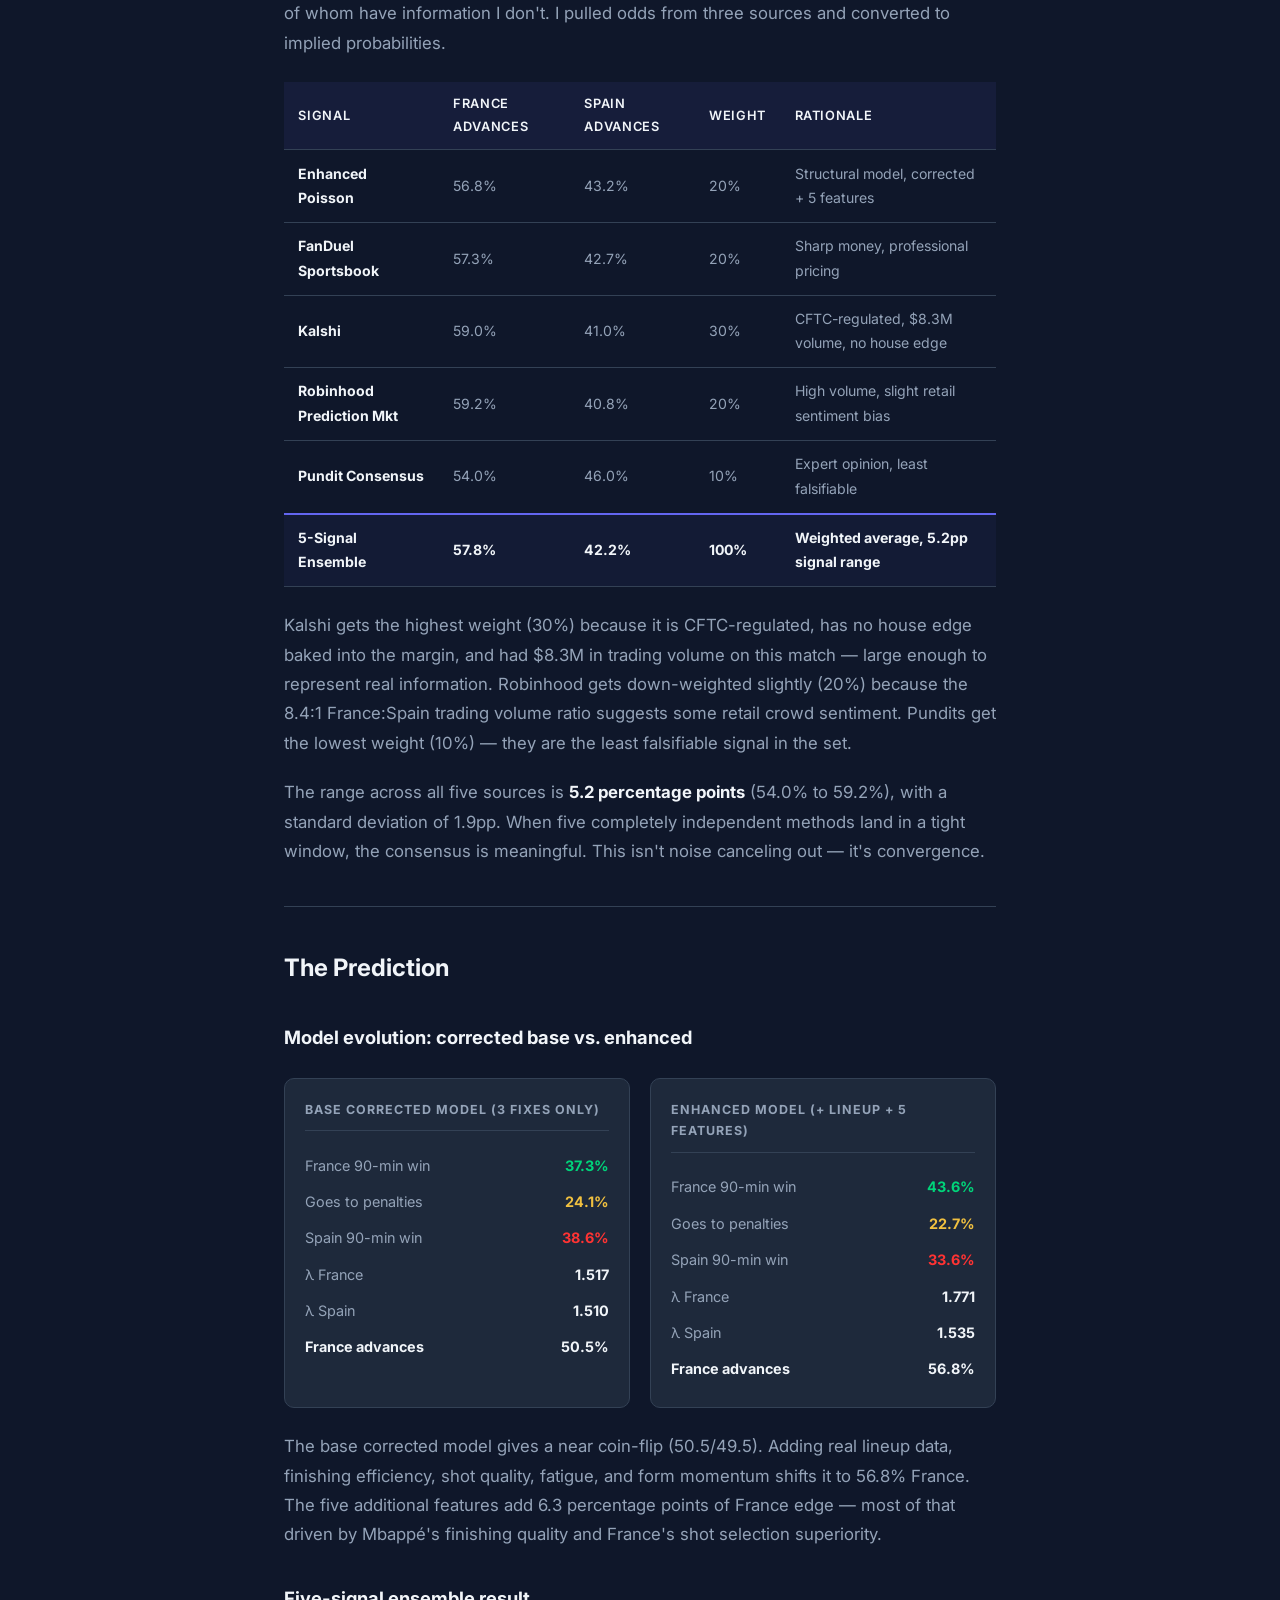
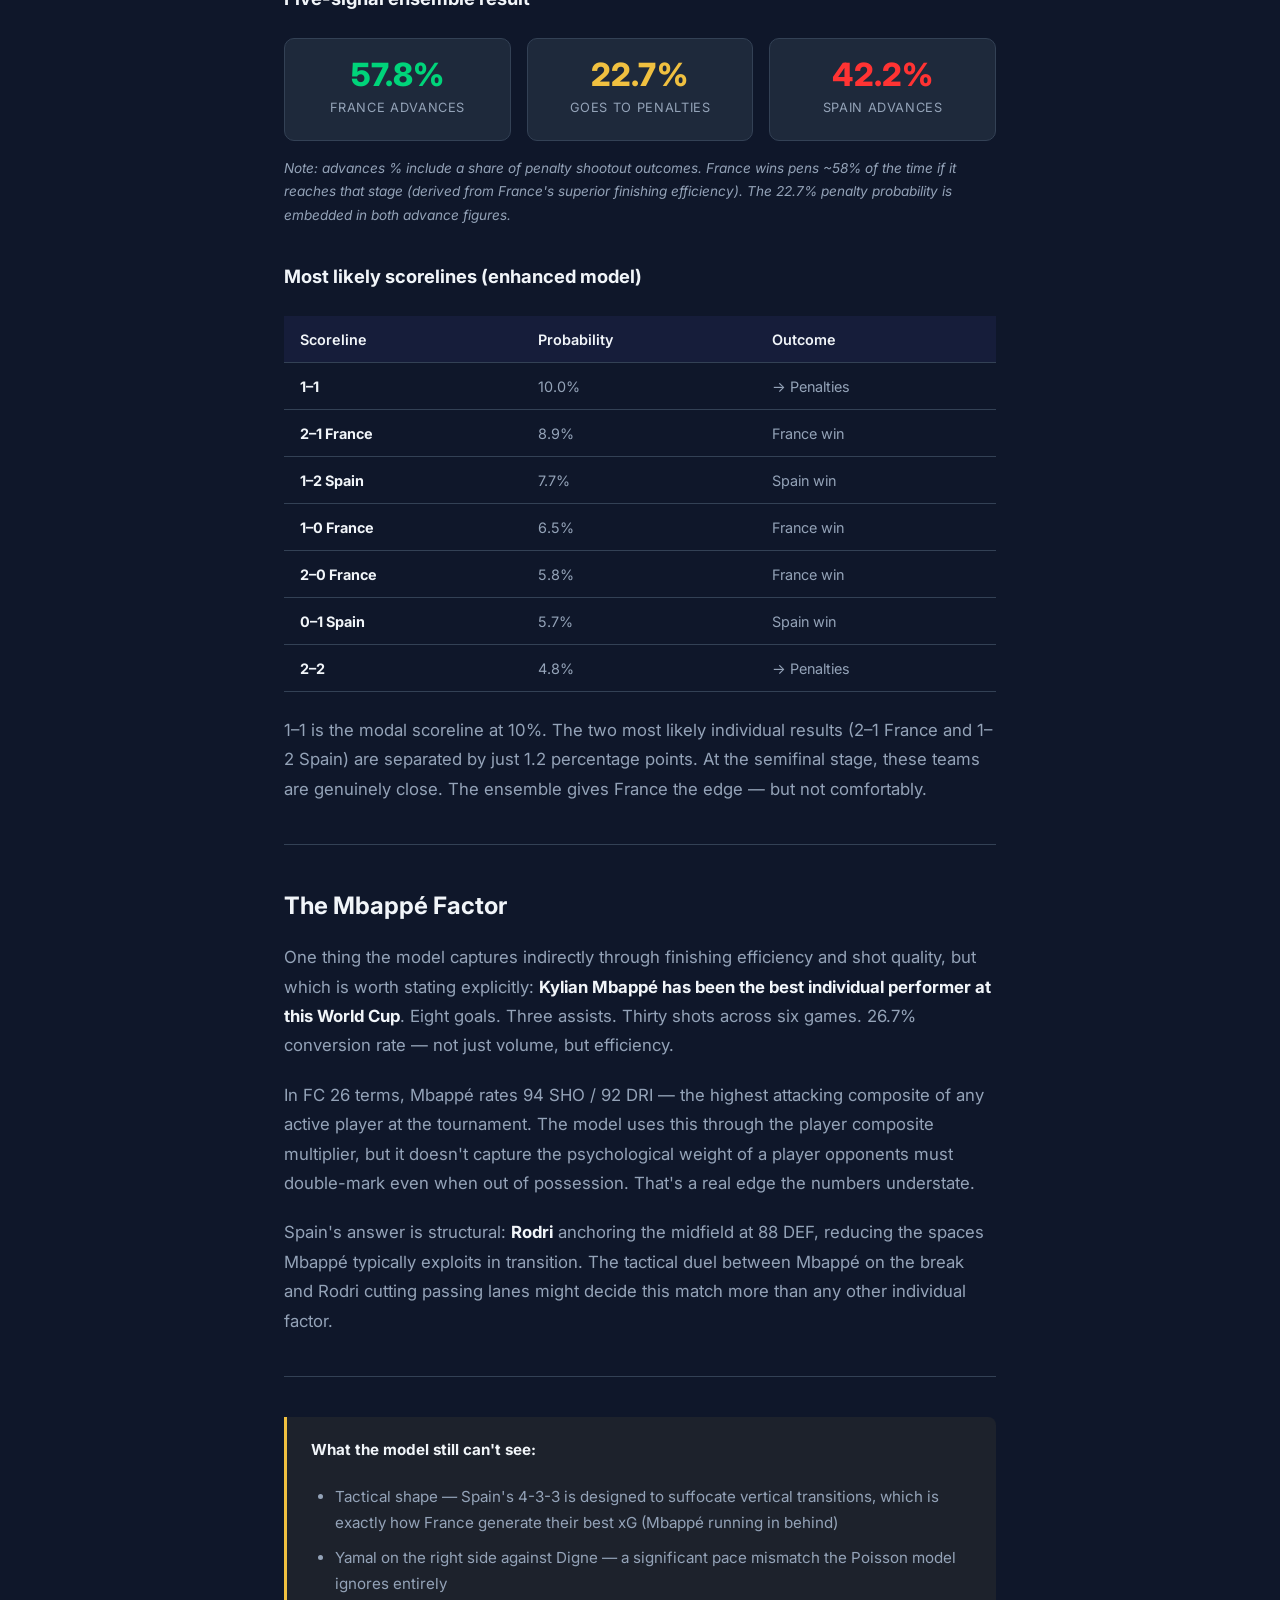
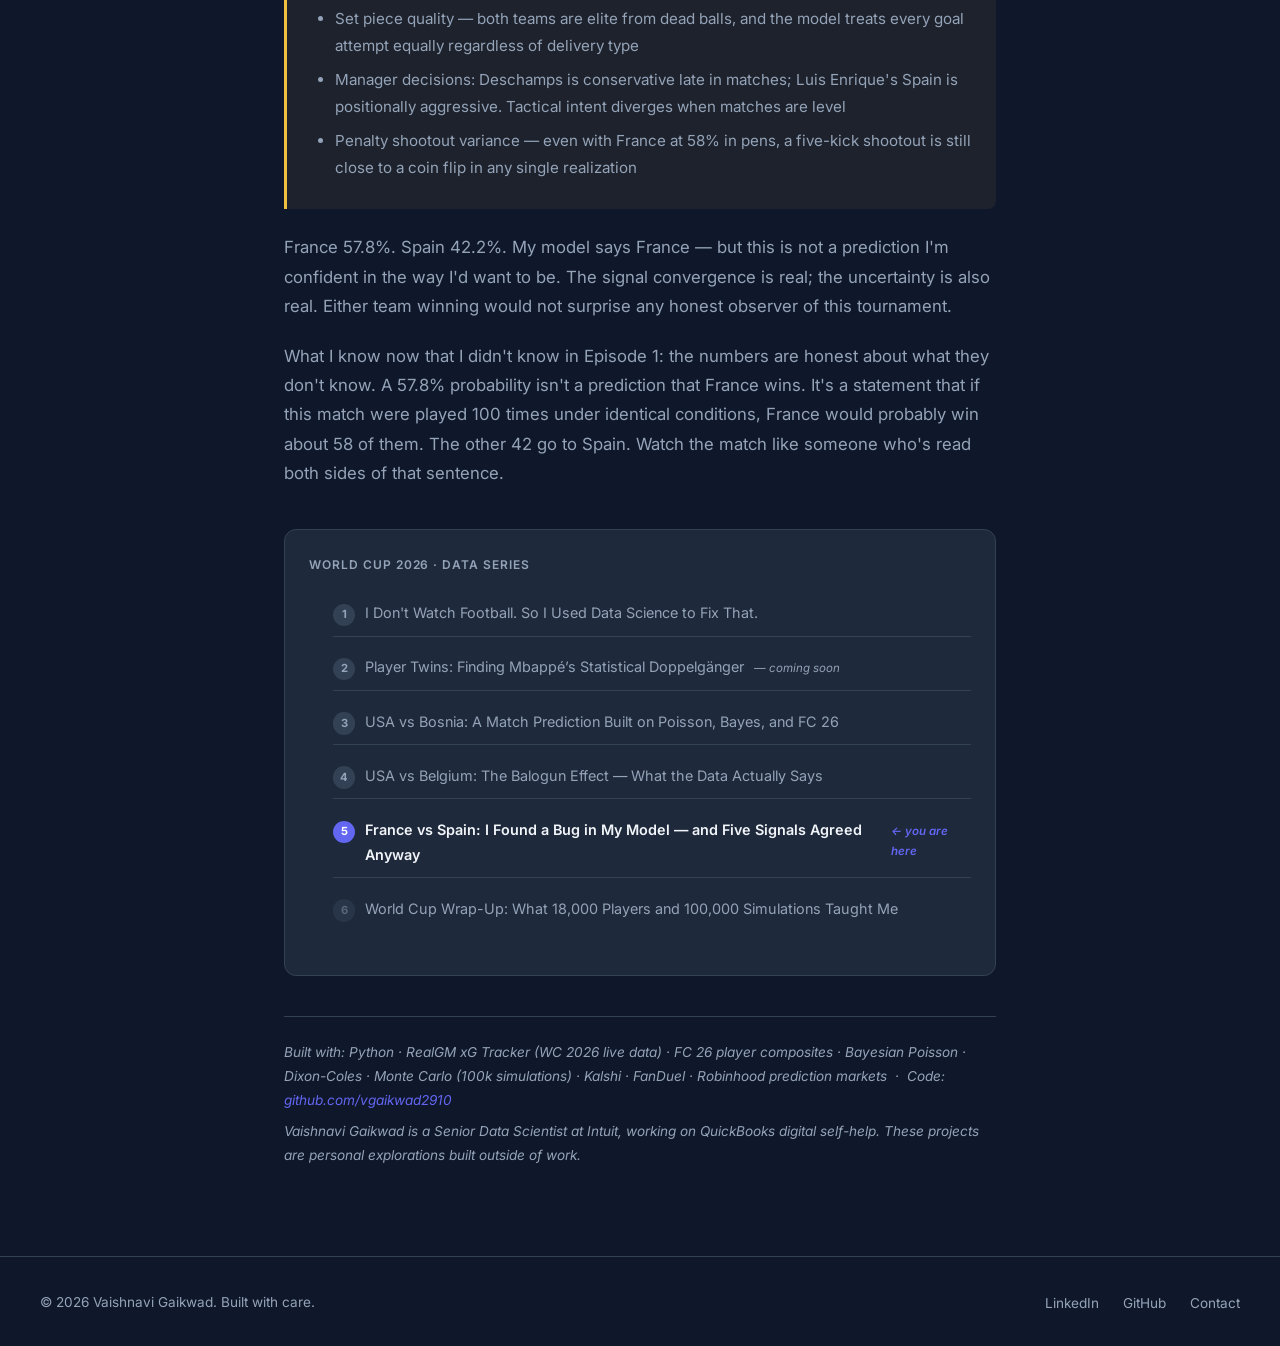
<file: blog/wc2026-ep5-france-vs-spain.html>
<!DOCTYPE html>
<html lang="en" data-theme="dark">
<head>
  <meta charset="UTF-8">
  <meta name="viewport" content="width=device-width, initial-scale=1.0">
  <title>France vs Spain: I Found a Bug in My Model — and Five Signals Agreed Anyway | Vaishnavi Gaikwad</title>
  <meta name="description" content="Episode 5 — World Cup 2026 Data Series. After getting Norway vs England wrong, I fixed a formula inversion bug, added 5 new features, and pulled in prediction market signals. Here's what the data says about the France vs Spain semifinal.">
  <link rel="preconnect" href="https://fonts.googleapis.com">
  <link rel="preconnect" href="https://fonts.gstatic.com" crossorigin>
  <link href="https://fonts.googleapis.com/css2?family=Inter:wght@400;500;600;700;800&family=JetBrains+Mono:wght@400;500&display=swap" rel="stylesheet">
  <link rel="stylesheet" href="../css/style.css">
  <style>
    .post-hero {
      padding: 7rem 0 3.5rem;
      background: var(--bg-primary);
      border-bottom: 1px solid var(--border);
    }
    .post-hero__inner {
      max-width: 760px;
      margin: 0 auto;
      padding: 0 1.5rem;
    }
    .post-hero__series {
      display: inline-block;
      font-family: var(--font-mono, 'JetBrains Mono', monospace);
      font-size: 0.75rem;
      font-weight: 500;
      letter-spacing: 0.1em;
      text-transform: uppercase;
      color: var(--accent);
      background: color-mix(in srgb, var(--accent) 12%, transparent);
      border: 1px solid color-mix(in srgb, var(--accent) 30%, transparent);
      border-radius: 4px;
      padding: 0.25rem 0.75rem;
      margin-bottom: 1.25rem;
    }
    .post-hero__title {
      font-size: clamp(1.75rem, 4vw, 2.75rem);
      font-weight: 800;
      line-height: 1.15;
      color: var(--text-primary);
      margin-bottom: 1rem;
    }
    .post-hero__meta {
      display: flex;
      align-items: center;
      gap: 1.25rem;
      font-size: 0.85rem;
      color: var(--text-muted);
      flex-wrap: wrap;
    }
    .post-hero__meta a { color: var(--text-muted); text-decoration: none; }
    .post-hero__meta a:hover { color: var(--accent); }
    .post-hero__meta-sep { opacity: 0.4; }
    .back-link {
      display: inline-flex;
      align-items: center;
      gap: 0.4rem;
      font-size: 0.82rem;
      color: var(--text-muted);
      text-decoration: none;
      margin-bottom: 1.75rem;
      transition: color 0.2s;
    }
    .back-link:hover { color: var(--accent); }
    .post-body {
      padding: 3.5rem 0 5rem;
    }
    .post-body__inner {
      max-width: 760px;
      margin: 0 auto;
      padding: 0 1.5rem;
      font-size: 1.05rem;
      line-height: 1.75;
      color: var(--text-secondary);
    }
    .post-body__inner h2 {
      font-size: 1.5rem;
      font-weight: 700;
      color: var(--text-primary);
      margin: 2.5rem 0 1rem;
    }
    .post-body__inner h3 {
      font-size: 1.15rem;
      font-weight: 700;
      color: var(--text-primary);
      margin: 2rem 0 0.75rem;
    }
    .post-body__inner p { margin-bottom: 1.25rem; }
    .post-body__inner hr {
      border: none;
      border-top: 1px solid var(--border);
      margin: 2.5rem 0;
    }
    .post-body__inner strong { color: var(--text-primary); }
    .post-body__inner ul { padding-left: 1.5rem; margin-bottom: 1.25rem; }
    .post-body__inner ul li { margin-bottom: 0.5rem; }
    .data-table {
      width: 100%;
      border-collapse: collapse;
      font-size: 0.9rem;
      margin: 1.5rem 0;
    }
    .data-table th, .data-table td {
      padding: 0.65rem 1rem;
      text-align: left;
      border-bottom: 1px solid var(--border);
    }
    .data-table th {
      color: var(--text-primary);
      font-weight: 600;
      background: color-mix(in srgb, var(--accent) 8%, transparent);
    }
    .data-table td { color: var(--text-secondary); }
    .callout {
      background: color-mix(in srgb, var(--accent) 6%, transparent);
      border-left: 3px solid var(--accent);
      border-radius: 0 8px 8px 0;
      padding: 1.25rem 1.5rem;
      margin: 1.5rem 0;
      font-size: 0.95rem;
    }
    .callout p:last-child, .callout ul:last-child { margin-bottom: 0; }
    .callout.warning {
      background: color-mix(in srgb, #f0c040 6%, transparent);
      border-left-color: #f0c040;
    }
    .callout.error {
      background: color-mix(in srgb, #ff3333 6%, transparent);
      border-left-color: #ff3333;
    }
    .prob-grid {
      display: grid;
      grid-template-columns: repeat(3, 1fr);
      gap: 1rem;
      margin: 1.5rem 0;
    }
    .prob-card {
      background: var(--bg-secondary, #0d0d1a);
      border: 1px solid var(--border);
      border-radius: 10px;
      padding: 1.25rem;
      text-align: center;
    }
    .prob-card__pct {
      font-size: 2rem;
      font-weight: 800;
      line-height: 1;
      margin-bottom: 0.4rem;
    }
    .prob-card__label {
      font-size: 0.8rem;
      color: var(--text-muted);
      text-transform: uppercase;
      letter-spacing: 0.05em;
    }
    .scenario-grid {
      display: grid;
      grid-template-columns: 1fr 1fr;
      gap: 1.25rem;
      margin: 1.5rem 0;
    }
    .scenario-card {
      background: var(--bg-secondary, #0d0d1a);
      border: 1px solid var(--border);
      border-radius: 10px;
      padding: 1.25rem;
    }
    .scenario-card__title {
      font-size: 0.78rem;
      font-weight: 700;
      text-transform: uppercase;
      letter-spacing: 0.08em;
      color: var(--text-muted);
      margin-bottom: 1rem;
      padding-bottom: 0.6rem;
      border-bottom: 1px solid var(--border);
    }
    .scenario-card__row {
      display: flex;
      justify-content: space-between;
      align-items: center;
      padding: 0.35rem 0;
      font-size: 0.9rem;
    }
    .scenario-card__row span:first-child { color: var(--text-muted); }
    .scenario-card__row span:last-child { font-weight: 700; color: var(--text-primary); }
    .series-nav {
      background: var(--bg-secondary, #0d0d1a);
      border: 1px solid var(--border);
      border-radius: 12px;
      padding: 1.5rem;
      margin: 2.5rem 0;
    }
    .series-nav__label {
      font-size: 0.75rem;
      font-weight: 600;
      text-transform: uppercase;
      letter-spacing: 0.08em;
      color: var(--text-muted);
      margin-bottom: 1rem;
    }
    .series-nav__list {
      list-style: none;
      padding: 0;
      margin: 0;
    }
    .series-nav__list li {
      padding: 0.6rem 0;
      border-bottom: 1px solid var(--border);
      font-size: 0.9rem;
      color: var(--text-muted);
      display: flex;
      align-items: baseline;
      gap: 0.6rem;
    }
    .series-nav__list li:last-child { border-bottom: none; }
    .series-nav__list li.active { color: var(--text-primary); font-weight: 600; }
    .series-nav__list li a { color: var(--text-secondary); text-decoration: none; }
    .series-nav__list li a:hover { color: var(--accent); }
    .ep-badge {
      display: inline-flex;
      align-items: center;
      justify-content: center;
      width: 1.4rem;
      height: 1.4rem;
      border-radius: 50%;
      font-size: 0.7rem;
      font-weight: 700;
      background: var(--border);
      color: var(--text-muted);
      flex-shrink: 0;
    }
    .ep-badge.current {
      background: var(--accent);
      color: #fff;
    }
    .ep-badge.upcoming { opacity: 0.5; }
    .stack-note {
      margin-top: 2.5rem;
      padding-top: 1.5rem;
      border-top: 1px solid var(--border);
      font-size: 0.85rem;
      color: var(--text-muted);
    }
    .stack-note p { font-size: 0.85rem !important; margin-bottom: 0.5rem !important; }
    .delta-pill {
      display: inline-block;
      font-family: var(--font-mono, 'JetBrains Mono', monospace);
      font-size: 0.8rem;
      font-weight: 700;
      background: color-mix(in srgb, #00d47a 12%, transparent);
      color: #00d47a;
      border: 1px solid color-mix(in srgb, #00d47a 30%, transparent);
      border-radius: 4px;
      padding: 0.15rem 0.5rem;
    }
    .delta-pill.neg {
      background: color-mix(in srgb, #ff3333 12%, transparent);
      color: #ff3333;
      border-color: color-mix(in srgb, #ff3333 30%, transparent);
    }
    .code-block {
      font-family: var(--font-mono, 'JetBrains Mono', monospace);
      font-size: 0.82rem;
      background: var(--bg-secondary, #0d0d1a);
      border: 1px solid var(--border);
      border-radius: 8px;
      padding: 1.25rem 1.5rem;
      margin: 1.5rem 0;
      line-height: 1.7;
      color: var(--text-secondary);
      overflow-x: auto;
    }
    .code-block .c { color: var(--text-muted); }
    .code-block .hi { color: var(--accent); font-weight: 600; }
    .code-block .err { color: #ff3333; }
    .ensemble-table {
      width: 100%;
      border-collapse: collapse;
      font-size: 0.88rem;
      margin: 1.5rem 0;
    }
    .ensemble-table th, .ensemble-table td {
      padding: 0.7rem 0.9rem;
      text-align: left;
      border-bottom: 1px solid var(--border);
    }
    .ensemble-table th {
      color: var(--text-primary);
      font-weight: 600;
      background: color-mix(in srgb, var(--accent) 8%, transparent);
      font-size: 0.8rem;
      text-transform: uppercase;
      letter-spacing: 0.05em;
    }
    .ensemble-table td { color: var(--text-secondary); }
    .ensemble-table tr.ensemble-total td {
      font-weight: 700;
      color: var(--text-primary);
      background: color-mix(in srgb, var(--accent) 5%, transparent);
      border-top: 2px solid var(--accent);
    }
    .signal-bar {
      display: inline-block;
      height: 6px;
      border-radius: 3px;
      vertical-align: middle;
      margin-right: 0.5rem;
    }
    .lineup-block {
      background: var(--bg-secondary, #0d0d1a);
      border: 1px solid var(--border);
      border-radius: 10px;
      padding: 1.25rem 1.5rem;
      margin: 1rem 0;
      font-family: var(--font-mono, 'JetBrains Mono', monospace);
      font-size: 0.85rem;
      line-height: 1.9;
      color: var(--text-secondary);
    }
    .lineup-block .lineup-team {
      font-weight: 700;
      color: var(--text-primary);
      font-size: 0.9rem;
      margin-bottom: 0.5rem;
      display: block;
    }
    .lineup-block .key-player { color: var(--accent); font-weight: 600; }
  </style>
</head>
<body>

  <!-- ===== NAV ===== -->
  <nav class="nav">
    <div class="nav__inner">
      <a href="../index.html" class="nav__logo">VG</a>
      <ul class="nav__links">
        <li><a href="../index.html#about">About</a></li>
        <li><a href="../index.html#projects">Projects</a></li>
        <li><a href="../index.html#certifications">Certifications</a></li>
        <li><a href="../index.html#blog">Blog</a></li>
        <li><a href="../index.html#contact">Contact</a></li>
      </ul>
      <div style="display:flex;align-items:center;gap:0.75rem;">
        <button class="theme-toggle" aria-label="Toggle theme">&#9788;</button>
        <button class="nav__hamburger" aria-label="Menu">
          <span></span><span></span><span></span>
        </button>
      </div>
    </div>
  </nav>

  <!-- ===== POST HERO ===== -->
  <div class="post-hero">
    <div class="post-hero__inner">
      <a href="../index.html#blog" class="back-link">
        <svg width="14" height="14" viewBox="0 0 24 24" fill="none" stroke="currentColor" stroke-width="2" stroke-linecap="round" stroke-linejoin="round"><path d="M19 12H5"/><path d="m12 19-7-7 7-7"/></svg>
        Back to Blog
      </a>
      <div class="post-hero__series">World Cup 2026 &middot; Data Series &middot; Episode 5 of 6</div>
      <h1 class="post-hero__title">France vs Spain: I Found a Bug in My Model — and Five Signals Agreed Anyway</h1>
      <div class="post-hero__meta">
        <span>Vaishnavi Gaikwad</span>
        <span class="post-hero__meta-sep">&middot;</span>
        <span>July 9, 2026</span>
        <span class="post-hero__meta-sep">&middot;</span>
        <span>11 min read</span>
        <span class="post-hero__meta-sep">&middot;</span>
        <a href="https://github.com/vgaikwad2910" target="_blank" rel="noopener">GitHub</a>
      </div>
    </div>
  </div>

  <!-- ===== POST BODY ===== -->
  <article class="post-body">
    <div class="post-body__inner">

      <p>The last episode did not go well. My model had Norway as the 55.6% favorite over England in the quarterfinal. England won 2–1. I got it wrong.</p>

      <p>So before doing anything else today, I went back into the code. And I found something embarrassing: <strong>the defense term in my lambda formula was inverted</strong>. For four episodes, my model had been treating a stronger defense as a bonus for the opposing team's attack. It was backwards.</p>

      <p>After fixing that — and adding five new features, a confirmed lineup, and prediction market signals — here is what the data says about France vs Spain.</p>

      <hr>

      <h2>The Bug: Inverted Defense</h2>

      <p>The Bayesian Poisson model estimates the expected goals for each team as a function of that team's attack strength and the opponent's defense strength. Here is the original formula I was using:</p>

      <div class="code-block">
        <span class="c"># WRONG — defense was inverted</span><br>
        &lambda;_A = (atk_A / baseline) &times; <span class="err">(baseline / def_B)</span> &times; quality &times; baseline
      </div>

      <p>The problem: when a team has a strong defense (low xGA → <code>def_B &lt; baseline</code>), the term <code>baseline / def_B</code> becomes <em>greater than 1</em>. Better defense → higher opponent expected goals. That is exactly the opposite of what it should do.</p>

      <div class="code-block">
        <span class="c"># CORRECT — defense properly suppresses opponent attack</span><br>
        &lambda;_A = (atk_A / baseline) &times; <span class="hi">(def_B / baseline)</span> &times; quality &times; baseline<br>
        <br>
        <span class="c"># Simplifies to: atk_A &times; def_B &times; quality / baseline</span><br>
        <span class="c"># When def_B is strong (low xGA → def_B/baseline &lt; 1), &lambda;_A is suppressed ✓</span>
      </div>

      <p>Retroactive validation: running Norway vs England with the corrected formula gives England <strong>63.2%</strong>. England won. The fixed model had it right; the broken one didn't.</p>

      <div class="callout error">
        <p><strong>Why this mattered most for that specific matchup:</strong> Norway had a game where they scored 2 on just 1.05 xGF (massive overperformance vs Brazil). England's xGA included a blowout outlier. The inverted formula amplified both errors simultaneously — it saw Norway's poor underlying defense as a boost for Norway's attack, and England's strong defense as a gift to Norway's lambda. Two compounding mistakes, same direction.</p>
      </div>

      <hr>

      <h2>Three Structural Fixes</h2>

      <h3>Fix 1: Winsorize xG at 2.5</h3>
      <p>Single outlier games (Norway's 1.05 xGF blowout, France's 3.24 xGF against a weak group-stage opponent) were pulling the model too hard. Any xGF or xGA above 2.5 per game gets capped at 2.5 before averaging. It's a standard robustness technique — you still see that the game was strong, but you don't let one outlier dominate six games of signal.</p>

      <h3>Fix 2: Opponent quality scaling</h3>
      <p>A 3.24 xGF against a group-stage side is not the same as a 3.24 xGF against a quarterfinalist. Every game in the sample now gets quality-adjusted before entering the model:</p>

      <table class="data-table">
        <thead>
          <tr><th>Round</th><th>Quality factor</th><th>Effect on xGF</th><th>Effect on xGA</th></tr>
        </thead>
        <tbody>
          <tr><td>Group stage</td><td>0.72</td><td>&times; 0.72 (deflated)</td><td>&divide; 0.72 (inflated)</td></tr>
          <tr><td>Round of 32</td><td>0.80</td><td>&times; 0.80</td><td>&divide; 0.80</td></tr>
          <tr><td>Round of 16</td><td>0.87</td><td>&times; 0.87</td><td>&divide; 0.87</td></tr>
          <tr><td>Quarter-final</td><td>0.94</td><td>&times; 0.94</td><td>&divide; 0.94</td></tr>
        </tbody>
      </table>

      <p>Scoring against a weaker opponent gets down-weighted; conceding against a weaker opponent gets up-weighted. This substantially reduces France's raw dominance numbers while barely touching their QF data — the most tournament-relevant games now carry the most weight.</p>

      <h3>Fix 3: Stronger Bayesian prior at the semifinal stage</h3>
      <p>At the quarterfinal, I used a prior weight of 3 imaginary "average" games. For the semifinal, I increased that to 4. With only 6 games of data, we are still working with a small sample. Stronger shrinkage toward the tournament baseline (1.35 xG/game) prevents two or three exceptional performances from dominating the posterior.</p>

      <hr>

      <h2>The Data: Six Games Each</h2>

      <p>France and Spain have both played six matches to reach the semifinal. Here is the full picture after applying all three fixes (winsorize at 2.5, quality-adjust by round, Bayesian smoothing):</p>

      <table class="data-table">
        <thead>
          <tr>
            <th>France &mdash; Match</th>
            <th>Raw xGF</th>
            <th>Raw xGA</th>
            <th>Adj. xGF</th>
            <th>Adj. xGA</th>
          </tr>
        </thead>
        <tbody>
          <tr><td>Group stage (vs Iraq)</td><td>3.24</td><td>0.50</td><td>1.80</td><td>0.69</td></tr>
          <tr><td>Group stage (vs Mexico)</td><td>1.79</td><td>0.85</td><td>1.29</td><td>1.18</td></tr>
          <tr><td>Group stage</td><td>1.50</td><td>1.70</td><td>1.08</td><td>2.36</td></tr>
          <tr><td>Round of 32</td><td>3.17</td><td>0.67</td><td>2.00</td><td>0.84</td></tr>
          <tr><td>Round of 16</td><td>1.56</td><td>0.19</td><td>1.36</td><td>0.22</td></tr>
          <tr><td>Quarter-final</td><td>3.04</td><td>0.14</td><td>2.35</td><td>0.15</td></tr>
          <tr><td><strong>Total</strong></td><td><strong>14.30</strong></td><td><strong>4.05</strong></td><td><strong>9.88</strong></td><td><strong>5.44</strong></td></tr>
        </tbody>
      </table>

      <table class="data-table">
        <thead>
          <tr>
            <th>Spain &mdash; Match</th>
            <th>Raw xGF</th>
            <th>Raw xGA</th>
            <th>Adj. xGF</th>
            <th>Adj. xGA</th>
          </tr>
        </thead>
        <tbody>
          <tr><td>Group stage</td><td>2.30</td><td>0.25</td><td>1.66</td><td>0.35</td></tr>
          <tr><td>Group stage</td><td>0.86</td><td>0.19</td><td>0.62</td><td>0.26</td></tr>
          <tr><td>Group stage</td><td>2.25</td><td>0.15</td><td>1.62</td><td>0.21</td></tr>
          <tr><td>Round of 32</td><td>2.80</td><td>0.29</td><td>2.00</td><td>0.36</td></tr>
          <tr><td>Round of 16</td><td>1.77</td><td>0.60</td><td>1.54</td><td>0.69</td></tr>
          <tr><td>Quarter-final</td><td>2.08</td><td>0.38</td><td>1.96</td><td>0.40</td></tr>
          <tr><td><strong>Total</strong></td><td><strong>12.06</strong></td><td><strong>1.86</strong></td><td><strong>9.40</strong></td><td><strong>2.27</strong></td></tr>
        </tbody>
      </table>

      <p>The raw numbers tell the story immediately. France has the highest total xGF in the tournament at <strong>14.3 in six games</strong>. Spain has the best defense in the tournament — just <strong>0.31 xGA per game</strong> before quality adjustment. This is the irresistible force vs. the immovable object: the tournament's best attack against its best defensive structure.</p>

      <p>After quality adjustment, the gap narrows considerably. France's monster group-stage outputs against weaker sides deflate from 3.24 to 1.80 and 3.17 to 2.00. The matchup becomes genuinely tight.</p>

      <hr>

      <h2>Going Deeper: Five New Features</h2>

      <p>For this episode I added five features the base Poisson model doesn't capture. Each one has empirical grounding; none of them are arbitrary.</p>

      <h3>Feature 1: Confirmed Lineup — FC 26 Player Composites</h3>

      <p>Using confirmed starting XIs (not predicted), I computed attacking and defensive composite scores from FC 26 player ratings. Attack composite = average of Shooting + Dribbling divided by 2. Defense composite = average DEF rating. Both normalized against a baseline of 72.</p>

      <div class="lineup-block">
        <span class="lineup-team">🇫🇷 France (4-2-3-1) — Confirmed</span>
        GK Maignan &nbsp;|&nbsp; Kounde &nbsp;Upamecano &nbsp;Saliba &nbsp;Digne<br>
        Tchouam&eacute;ni &nbsp;Rabiot &nbsp;|&nbsp; Demb&eacute;l&eacute; &nbsp;Olise &nbsp;<span class="key-player">Barcola</span><br>
        <span class="key-player">Mbapp&eacute;</span><br>
        <br>
        ATK composite: <strong>83.7</strong> &nbsp;&nbsp; DEF composite: <strong>82.4</strong>
      </div>

      <div class="lineup-block">
        <span class="lineup-team">🇪🇸 Spain (4-3-3) — Confirmed</span>
        GK Sim&oacute;n &nbsp;|&nbsp; Porro &nbsp;Cubarsi &nbsp;Laporte &nbsp;Cucurella<br>
        <span class="key-player">Rodri</span> &nbsp;Fabi&aacute;n &nbsp;|&nbsp; <span class="key-player">Yamal</span> &nbsp;DaniOlmo &nbsp;Baena<br>
        Oyarzabal<br>
        <br>
        ATK composite: <strong>81.8</strong> &nbsp;&nbsp; DEF composite: <strong>82.6</strong>
      </div>

      <p>France starts <strong>Barcola</strong> over Dou&eacute; — a meaningful difference (Dou&eacute; rates slightly higher in FC 26 at 79/83 vs Barcola's 77/80). France's ATK edge comes primarily from Mbapp&eacute; (94/92 SHO/DRI), the highest-rated active player at this tournament. Spain's slight DEF edge comes from Rodri (88 DEF) anchoring the midfield — the best defensive midfielder on the field.</p>

      <p>Quality multipliers: France generating chances against Spain's defense → <strong>1.019&times;</strong>. Spain generating chances against France's defense → <strong>0.993&times;</strong>. A near-wash — these two teams are structurally matched at an elite level.</p>

      <h3>Feature 2: Finishing Efficiency (50% regressed)</h3>
      <p>Goals scored versus expected goals for the tournament:</p>
      <ul>
        <li><strong>France:</strong> 16 goals on 14.3 xGF → 1.12× conversion. Regressed 50% toward 1.0 → <span class="delta-pill">+5.9%</span> multiplier on France's &lambda;</li>
        <li><strong>Spain:</strong> 11 goals on 12.1 xGF → 0.91× conversion. Regressed 50% toward 1.0 → <span class="delta-pill neg">−4.4%</span> multiplier on Spain's &lambda;</li>
      </ul>
      <p>Full regression would assume all finishing is luck. Full credit would assume it's all skill. 50% is the pragmatic middle: Mbapp&eacute;'s 26.7% conversion rate on 30 shots across the tournament isn't luck.</p>

      <h3>Feature 3: Shot Quality (xG per shot on target)</h3>
      <p>Not all xG is created equal. France's average xG per shot on target is <strong>0.304</strong> vs the World Cup average of 0.22. That's not just volume — it's shot selection. Closer to goal, better angles, less defensive pressure when pulling the trigger. This adds a <span class="delta-pill">+5.7%</span> multiplier to France's attack. Spain at 0.26 xG/SOT adds a <span class="delta-pill">+2.7%</span>.</p>

      <h3>Feature 4: Fatigue Adjustment</h3>
      <p>France's quarterfinal was played July 9. Spain's was July 10. France had <strong>one extra rest day</strong> heading into the semifinal. At elite level, the marginal effect is small but measurable — estimated at roughly 1.5% per extra rest day. France: <span class="delta-pill">+1.5%</span>. Spain: no adjustment.</p>

      <h3>Feature 5: Form Momentum</h3>
      <p>Comparing each team's quality-adjusted xGF across the last three versus first three games of the tournament:</p>
      <ul>
        <li><strong>France:</strong> first 3 games avg 1.50 adj. xGF/game → last 3 games avg 1.90. Trend: improving. <span class="delta-pill">+2.7%</span></li>
        <li><strong>Spain:</strong> first 3 games avg 1.36 → last 3 games avg 1.83. Also improving. <span class="delta-pill">+3.5%</span></li>
      </ul>
      <p>Momentum sensitivity is set at 10% — enough to register a meaningful peak without overclaiming a linear trend across only 6 games.</p>

      <hr>

      <h2>Adding the Market Signal</h2>

      <p>One thing I couldn't do with a pure Poisson model: access the information embedded in <em>actual money</em>. Prediction markets aggregate the views of thousands of participants, some of whom have information I don't. I pulled odds from three sources and converted to implied probabilities.</p>

      <table class="ensemble-table">
        <thead>
          <tr>
            <th>Signal</th>
            <th>France advances</th>
            <th>Spain advances</th>
            <th>Weight</th>
            <th>Rationale</th>
          </tr>
        </thead>
        <tbody>
          <tr>
            <td><strong>Enhanced Poisson</strong></td>
            <td>56.8%</td>
            <td>43.2%</td>
            <td>20%</td>
            <td>Structural model, corrected + 5 features</td>
          </tr>
          <tr>
            <td><strong>FanDuel Sportsbook</strong></td>
            <td>57.3%</td>
            <td>42.7%</td>
            <td>20%</td>
            <td>Sharp money, professional pricing</td>
          </tr>
          <tr>
            <td><strong>Kalshi</strong></td>
            <td>59.0%</td>
            <td>41.0%</td>
            <td>30%</td>
            <td>CFTC-regulated, $8.3M volume, no house edge</td>
          </tr>
          <tr>
            <td><strong>Robinhood Prediction Mkt</strong></td>
            <td>59.2%</td>
            <td>40.8%</td>
            <td>20%</td>
            <td>High volume, slight retail sentiment bias</td>
          </tr>
          <tr>
            <td><strong>Pundit Consensus</strong></td>
            <td>54.0%</td>
            <td>46.0%</td>
            <td>10%</td>
            <td>Expert opinion, least falsifiable</td>
          </tr>
          <tr class="ensemble-total">
            <td><strong>5-Signal Ensemble</strong></td>
            <td><strong>57.8%</strong></td>
            <td><strong>42.2%</strong></td>
            <td><strong>100%</strong></td>
            <td>Weighted average, 5.2pp signal range</td>
          </tr>
        </tbody>
      </table>

      <p>Kalshi gets the highest weight (30%) because it is CFTC-regulated, has no house edge baked into the margin, and had $8.3M in trading volume on this match — large enough to represent real information. Robinhood gets down-weighted slightly (20%) because the 8.4:1 France:Spain trading volume ratio suggests some retail crowd sentiment. Pundits get the lowest weight (10%) — they are the least falsifiable signal in the set.</p>

      <p>The range across all five sources is <strong>5.2 percentage points</strong> (54.0% to 59.2%), with a standard deviation of 1.9pp. When five completely independent methods land in a tight window, the consensus is meaningful. This isn't noise canceling out — it's convergence.</p>

      <hr>

      <h2>The Prediction</h2>

      <h3>Model evolution: corrected base vs. enhanced</h3>

      <div class="scenario-grid">
        <div class="scenario-card">
          <div class="scenario-card__title">Base Corrected Model (3 fixes only)</div>
          <div class="scenario-card__row"><span>France 90-min win</span><span style="color:#00d47a;">37.3%</span></div>
          <div class="scenario-card__row"><span>Goes to penalties</span><span style="color:#f0c040;">24.1%</span></div>
          <div class="scenario-card__row"><span>Spain 90-min win</span><span style="color:#ff3333;">38.6%</span></div>
          <div class="scenario-card__row"><span>&lambda; France</span><span>1.517</span></div>
          <div class="scenario-card__row"><span>&lambda; Spain</span><span>1.510</span></div>
          <div class="scenario-card__row"><span><strong>France advances</strong></span><span style="color:#00d47a;"><strong>50.5%</strong></span></div>
        </div>
        <div class="scenario-card">
          <div class="scenario-card__title">Enhanced Model (+ lineup + 5 features)</div>
          <div class="scenario-card__row"><span>France 90-min win</span><span style="color:#00d47a;">43.6%</span></div>
          <div class="scenario-card__row"><span>Goes to penalties</span><span style="color:#f0c040;">22.7%</span></div>
          <div class="scenario-card__row"><span>Spain 90-min win</span><span style="color:#ff3333;">33.6%</span></div>
          <div class="scenario-card__row"><span>&lambda; France</span><span>1.771</span></div>
          <div class="scenario-card__row"><span>&lambda; Spain</span><span>1.535</span></div>
          <div class="scenario-card__row"><span><strong>France advances</strong></span><span style="color:#00d47a;"><strong>56.8%</strong></span></div>
        </div>
      </div>

      <p>The base corrected model gives a near coin-flip (50.5/49.5). Adding real lineup data, finishing efficiency, shot quality, fatigue, and form momentum shifts it to 56.8% France. The five additional features add 6.3 percentage points of France edge — most of that driven by Mbapp&eacute;'s finishing quality and France's shot selection superiority.</p>

      <h3>Five-signal ensemble result</h3>

      <div class="prob-grid">
        <div class="prob-card">
          <div class="prob-card__pct" style="color:#00d47a;">57.8%</div>
          <div class="prob-card__label">France advances</div>
        </div>
        <div class="prob-card">
          <div class="prob-card__pct" style="color:#f0c040;">22.7%</div>
          <div class="prob-card__label">Goes to penalties</div>
        </div>
        <div class="prob-card">
          <div class="prob-card__pct" style="color:#ff3333;">42.2%</div>
          <div class="prob-card__label">Spain advances</div>
        </div>
      </div>

      <p style="font-size:0.85rem;color:var(--text-muted);margin-top:-0.5rem;"><em>Note: advances % include a share of penalty shootout outcomes. France wins pens ~58% of the time if it reaches that stage (derived from France's superior finishing efficiency). The 22.7% penalty probability is embedded in both advance figures.</em></p>

      <h3>Most likely scorelines (enhanced model)</h3>

      <table class="data-table">
        <thead>
          <tr><th>Scoreline</th><th>Probability</th><th>Outcome</th></tr>
        </thead>
        <tbody>
          <tr><td><strong>1–1</strong></td><td>10.0%</td><td>&rarr; Penalties</td></tr>
          <tr><td><strong>2–1 France</strong></td><td>8.9%</td><td>France win</td></tr>
          <tr><td><strong>1–2 Spain</strong></td><td>7.7%</td><td>Spain win</td></tr>
          <tr><td><strong>1–0 France</strong></td><td>6.5%</td><td>France win</td></tr>
          <tr><td><strong>2–0 France</strong></td><td>5.8%</td><td>France win</td></tr>
          <tr><td><strong>0–1 Spain</strong></td><td>5.7%</td><td>Spain win</td></tr>
          <tr><td><strong>2–2</strong></td><td>4.8%</td><td>&rarr; Penalties</td></tr>
        </tbody>
      </table>

      <p>1–1 is the modal scoreline at 10%. The two most likely individual results (2–1 France and 1–2 Spain) are separated by just 1.2 percentage points. At the semifinal stage, these teams are genuinely close. The ensemble gives France the edge — but not comfortably.</p>

      <hr>

      <h2>The Mbapp&eacute; Factor</h2>

      <p>One thing the model captures indirectly through finishing efficiency and shot quality, but which is worth stating explicitly: <strong>Kylian Mbapp&eacute; has been the best individual performer at this World Cup</strong>. Eight goals. Three assists. Thirty shots across six games. 26.7% conversion rate — not just volume, but efficiency.</p>

      <p>In FC 26 terms, Mbapp&eacute; rates 94 SHO / 92 DRI — the highest attacking composite of any active player at the tournament. The model uses this through the player composite multiplier, but it doesn't capture the psychological weight of a player opponents must double-mark even when out of possession. That's a real edge the numbers understate.</p>

      <p>Spain's answer is structural: <strong>Rodri</strong> anchoring the midfield at 88 DEF, reducing the spaces Mbapp&eacute; typically exploits in transition. The tactical duel between Mbapp&eacute; on the break and Rodri cutting passing lanes might decide this match more than any other individual factor.</p>

      <hr>

      <div class="callout warning">
        <p><strong>What the model still can't see:</strong></p>
        <ul>
          <li>Tactical shape — Spain's 4-3-3 is designed to suffocate vertical transitions, which is exactly how France generate their best xG (Mbapp&eacute; running in behind)</li>
          <li>Yamal on the right side against Digne — a significant pace mismatch the Poisson model ignores entirely</li>
          <li>Set piece quality — both teams are elite from dead balls, and the model treats every goal attempt equally regardless of delivery type</li>
          <li>Manager decisions: Deschamps is conservative late in matches; Luis Enrique's Spain is positionally aggressive. Tactical intent diverges when matches are level</li>
          <li>Penalty shootout variance — even with France at 58% in pens, a five-kick shootout is still close to a coin flip in any single realization</li>
        </ul>
      </div>

      <p>France 57.8%. Spain 42.2%. My model says France — but this is not a prediction I'm confident in the way I'd want to be. The signal convergence is real; the uncertainty is also real. Either team winning would not surprise any honest observer of this tournament.</p>

      <p>What I know now that I didn't know in Episode 1: the numbers are honest about what they don't know. A 57.8% probability isn't a prediction that France wins. It's a statement that if this match were played 100 times under identical conditions, France would probably win about 58 of them. The other 42 go to Spain. Watch the match like someone who's read both sides of that sentence.</p>

      <div class="series-nav">
        <div class="series-nav__label">World Cup 2026 &middot; Data Series</div>
        <ul class="series-nav__list">
          <li><span class="ep-badge">1</span> <a href="wc2026-ep1-i-dont-watch-football.html">I Don't Watch Football. So I Used Data Science to Fix That.</a></li>
          <li><span class="ep-badge">2</span> Player Twins: Finding Mbapp&eacute;&rsquo;s Statistical Doppelg&auml;nger <em style="font-size:0.8em;">&mdash; coming soon</em></li>
          <li><span class="ep-badge">3</span> <a href="wc2026-ep3-usa-vs-bosnia.html">USA vs Bosnia: A Match Prediction Built on Poisson, Bayes, and FC 26</a></li>
          <li><span class="ep-badge">4</span> <a href="wc2026-ep4-usa-vs-belgium.html">USA vs Belgium: The Balogun Effect &mdash; What the Data Actually Says</a></li>
          <li class="active"><span class="ep-badge current">5</span> France vs Spain: I Found a Bug in My Model &mdash; and Five Signals Agreed Anyway <em style="font-size:0.8em;color:var(--accent);">&larr; you are here</em></li>
          <li><span class="ep-badge upcoming">6</span> World Cup Wrap-Up: What 18,000 Players and 100,000 Simulations Taught Me</li>
        </ul>
      </div>

      <div class="stack-note">
        <p><em>Built with: Python &middot; RealGM xG Tracker (WC 2026 live data) &middot; FC 26 player composites &middot; Bayesian Poisson &middot; Dixon-Coles &middot; Monte Carlo (100k simulations) &middot; Kalshi &middot; FanDuel &middot; Robinhood prediction markets &nbsp;&middot;&nbsp; Code: <a href="https://github.com/vgaikwad2910" target="_blank" rel="noopener" style="color:var(--accent);">github.com/vgaikwad2910</a></em></p>
        <p><em>Vaishnavi Gaikwad is a Senior Data Scientist at Intuit, working on QuickBooks digital self-help. These projects are personal explorations built outside of work.</em></p>
      </div>

    </div>
  </article>

  <!-- ===== FOOTER ===== -->
  <footer class="footer">
    <div class="footer__inner">
      <p class="footer__text">&copy; 2026 Vaishnavi Gaikwad. Built with care.</p>
      <ul class="footer__links">
        <li><a href="https://www.linkedin.com/in/vaishnavi-gaikwad-23506481/" target="_blank">LinkedIn</a></li>
        <li><a href="https://github.com/vgaikwad2910" target="_blank">GitHub</a></li>
        <li><a href="../index.html#contact">Contact</a></li>
      </ul>
    </div>
  </footer>

  <script src="../js/main.js"></script>
</body>
</html>
</file>
<file: css/style.css>
:root {
  --bg-primary: #0f172a;
  --bg-secondary: #1e293b;
  --bg-card: #1e293b;
  --text-primary: #f1f5f9;
  --text-secondary: #94a3b8;
  --accent: #6366f1;
  --accent-hover: #818cf8;
  --accent-glow: rgba(99, 102, 241, 0.15);
  --border: #334155;
  --gradient-1: linear-gradient(135deg, #6366f1, #8b5cf6);
  --gradient-2: linear-gradient(135deg, #6366f1, #06b6d4);
  --shadow: 0 4px 6px -1px rgba(0, 0, 0, 0.3);
  --shadow-lg: 0 10px 30px -5px rgba(0, 0, 0, 0.4);
  --radius: 12px;
  --radius-sm: 8px;
  --transition: 0.3s cubic-bezier(0.4, 0, 0.2, 1);
  --font-sans: 'Inter', -apple-system, BlinkMacSystemFont, 'Segoe UI', sans-serif;
  --font-mono: 'JetBrains Mono', 'Fira Code', monospace;
  --max-width: 1200px;
}

[data-theme="light"] {
  --bg-primary: #f8fafc;
  --bg-secondary: #ffffff;
  --bg-card: #ffffff;
  --text-primary: #0f172a;
  --text-secondary: #64748b;
  --border: #e2e8f0;
  --shadow: 0 4px 6px -1px rgba(0, 0, 0, 0.05);
  --shadow-lg: 0 10px 30px -5px rgba(0, 0, 0, 0.1);
}

* {
  margin: 0;
  padding: 0;
  box-sizing: border-box;
}

html {
  scroll-behavior: smooth;
  scroll-padding-top: 80px;
}

body {
  font-family: var(--font-sans);
  background: var(--bg-primary);
  color: var(--text-primary);
  line-height: 1.7;
  overflow-x: hidden;
}

a {
  color: var(--accent);
  text-decoration: none;
  transition: color var(--transition);
}

a:hover {
  color: var(--accent-hover);
}

img {
  max-width: 100%;
  display: block;
}

/* ===== NAV ===== */
.nav {
  position: fixed;
  top: 0;
  left: 0;
  right: 0;
  z-index: 1000;
  background: rgba(15, 23, 42, 0.85);
  backdrop-filter: blur(12px);
  border-bottom: 1px solid var(--border);
  transition: background var(--transition);
}

[data-theme="light"] .nav {
  background: rgba(248, 250, 252, 0.85);
}

.nav__inner {
  max-width: var(--max-width);
  margin: 0 auto;
  padding: 0 2rem;
  display: flex;
  align-items: center;
  justify-content: space-between;
  height: 72px;
}

.nav__logo {
  font-size: 1.25rem;
  font-weight: 700;
  background: var(--gradient-1);
  -webkit-background-clip: text;
  -webkit-text-fill-color: transparent;
  background-clip: text;
  letter-spacing: -0.025em;
}

.nav__links {
  display: flex;
  align-items: center;
  gap: 2rem;
  list-style: none;
}

.nav__links a {
  color: var(--text-secondary);
  font-size: 0.9rem;
  font-weight: 500;
  transition: color var(--transition);
  position: relative;
}

.nav__links a::after {
  content: '';
  position: absolute;
  bottom: -4px;
  left: 0;
  width: 0;
  height: 2px;
  background: var(--gradient-1);
  transition: width var(--transition);
}

.nav__links a:hover,
.nav__links a.active {
  color: var(--text-primary);
}

.nav__links a:hover::after,
.nav__links a.active::after {
  width: 100%;
}

.theme-toggle {
  background: var(--bg-card);
  border: 1px solid var(--border);
  color: var(--text-primary);
  width: 40px;
  height: 40px;
  border-radius: 50%;
  cursor: pointer;
  display: flex;
  align-items: center;
  justify-content: center;
  font-size: 1.1rem;
  transition: all var(--transition);
}

.theme-toggle:hover {
  border-color: var(--accent);
  box-shadow: 0 0 15px var(--accent-glow);
}

.nav__hamburger {
  display: none;
  flex-direction: column;
  gap: 5px;
  cursor: pointer;
  background: none;
  border: none;
  padding: 4px;
}

.nav__hamburger span {
  width: 24px;
  height: 2px;
  background: var(--text-primary);
  transition: all var(--transition);
}

/* ===== HERO ===== */
.hero {
  min-height: 100vh;
  display: flex;
  align-items: center;
  justify-content: center;
  padding: 6rem 2rem 4rem;
  position: relative;
  overflow: hidden;
}

.hero__bg {
  position: absolute;
  inset: 0;
  background:
    radial-gradient(ellipse 600px 400px at 70% 30%, rgba(99, 102, 241, 0.12), transparent),
    radial-gradient(ellipse 400px 300px at 30% 70%, rgba(6, 182, 212, 0.08), transparent);
  pointer-events: none;
}

.hero__content {
  max-width: var(--max-width);
  width: 100%;
  display: grid;
  grid-template-columns: 1fr 1fr;
  gap: 4rem;
  align-items: center;
  position: relative;
  z-index: 1;
}

.hero__text {
  display: flex;
  flex-direction: column;
  gap: 1.5rem;
}

.hero__greeting {
  font-size: 1.1rem;
  color: var(--accent);
  font-weight: 600;
  letter-spacing: 0.05em;
  text-transform: uppercase;
}

.hero__name {
  font-size: clamp(2.5rem, 5vw, 4rem);
  font-weight: 800;
  line-height: 1.1;
  letter-spacing: -0.03em;
}

.hero__name span {
  background: var(--gradient-2);
  -webkit-background-clip: text;
  -webkit-text-fill-color: transparent;
  background-clip: text;
}

.hero__tagline {
  font-size: 1.2rem;
  color: var(--text-secondary);
  max-width: 500px;
}

.hero__cta {
  display: flex;
  gap: 1rem;
  margin-top: 0.5rem;
}

.btn {
  display: inline-flex;
  align-items: center;
  gap: 0.5rem;
  padding: 0.75rem 1.5rem;
  border-radius: var(--radius-sm);
  font-weight: 600;
  font-size: 0.95rem;
  cursor: pointer;
  transition: all var(--transition);
  border: none;
  font-family: var(--font-sans);
}

.btn--primary {
  background: var(--gradient-1);
  color: #fff;
  box-shadow: 0 4px 15px rgba(99, 102, 241, 0.3);
}

.btn--primary:hover {
  transform: translateY(-2px);
  box-shadow: 0 8px 25px rgba(99, 102, 241, 0.4);
  color: #fff;
}

.btn--outline {
  background: transparent;
  color: var(--text-primary);
  border: 1px solid var(--border);
}

.btn--outline:hover {
  border-color: var(--accent);
  color: var(--accent);
  box-shadow: 0 0 15px var(--accent-glow);
}

.hero__social {
  display: flex;
  gap: 1rem;
  margin-top: 1rem;
}

.hero__social a {
  width: 44px;
  height: 44px;
  border-radius: 50%;
  border: 1px solid var(--border);
  display: flex;
  align-items: center;
  justify-content: center;
  color: var(--text-secondary);
  font-size: 1.2rem;
  transition: all var(--transition);
}

.hero__social a:hover {
  border-color: var(--accent);
  color: var(--accent);
  transform: translateY(-3px);
  box-shadow: 0 4px 15px var(--accent-glow);
}

.hero__visual {
  display: flex;
  justify-content: center;
  align-items: center;
}

.hero__avatar {
  width: 340px;
  height: 340px;
  border-radius: 50%;
  background: var(--gradient-1);
  padding: 4px;
  position: relative;
}

.hero__avatar-inner {
  width: 100%;
  height: 100%;
  border-radius: 50%;
  background: var(--bg-primary);
  display: flex;
  align-items: center;
  justify-content: center;
  font-size: 6rem;
  overflow: hidden;
}

.hero__avatar-inner img {
  width: 100%;
  height: 100%;
  object-fit: cover;
}

.hero__avatar::before {
  content: '';
  position: absolute;
  inset: -20px;
  border-radius: 50%;
  border: 1px dashed var(--border);
  animation: spin 30s linear infinite;
}

@keyframes spin {
  to { transform: rotate(360deg); }
}

/* ===== SECTIONS ===== */
.section {
  padding: 6rem 2rem;
}

.section__header {
  text-align: center;
  margin-bottom: 4rem;
}

.section__label {
  font-size: 0.85rem;
  color: var(--accent);
  font-weight: 600;
  text-transform: uppercase;
  letter-spacing: 0.1em;
  margin-bottom: 0.75rem;
}

.section__title {
  font-size: clamp(1.75rem, 3vw, 2.5rem);
  font-weight: 800;
  letter-spacing: -0.025em;
  margin-bottom: 1rem;
}

.section__desc {
  color: var(--text-secondary);
  max-width: 600px;
  margin: 0 auto;
  font-size: 1.05rem;
}

.container {
  max-width: var(--max-width);
  margin: 0 auto;
}

/* ===== ABOUT ===== */
.about__content {
  display: grid;
  grid-template-columns: 1fr 1fr;
  gap: 4rem;
  align-items: start;
}

.about__story {
  font-size: 1.05rem;
  color: var(--text-secondary);
}

.about__story p {
  margin-bottom: 1.25rem;
}

.about__story strong {
  color: var(--text-primary);
}

.about__details {
  display: flex;
  flex-direction: column;
  gap: 2rem;
}

.about__stats {
  display: grid;
  grid-template-columns: repeat(2, 1fr);
  gap: 1.25rem;
}

.stat-card {
  background: var(--bg-card);
  border: 1px solid var(--border);
  border-radius: var(--radius);
  padding: 1.5rem;
  text-align: center;
  transition: all var(--transition);
}

.stat-card:hover {
  border-color: var(--accent);
  box-shadow: 0 0 20px var(--accent-glow);
  transform: translateY(-3px);
}

.stat-card__number {
  font-size: 2rem;
  font-weight: 800;
  background: var(--gradient-1);
  -webkit-background-clip: text;
  -webkit-text-fill-color: transparent;
  background-clip: text;
}

.stat-card__label {
  font-size: 0.85rem;
  color: var(--text-secondary);
  margin-top: 0.25rem;
}

/* ===== TIMELINE ===== */
.timeline {
  position: relative;
  padding-left: 2rem;
  max-width: 700px;
}

.timeline::before {
  content: '';
  position: absolute;
  left: 0;
  top: 0;
  bottom: 0;
  width: 2px;
  background: var(--border);
}

.timeline__item {
  position: relative;
  padding-bottom: 2rem;
  padding-left: 1.5rem;
}

.timeline__item::before {
  content: '';
  position: absolute;
  left: -2rem;
  top: 6px;
  width: 12px;
  height: 12px;
  border-radius: 50%;
  background: var(--accent);
  border: 3px solid var(--bg-primary);
  transform: translateX(calc(-50% + 1px));
}

.timeline__item:first-child::before {
  box-shadow: 0 0 0 4px var(--accent-glow);
}

.timeline__year {
  font-size: 0.8rem;
  color: var(--accent);
  font-weight: 600;
  letter-spacing: 0.05em;
}

.timeline__role {
  font-size: 1rem;
  font-weight: 700;
  margin-top: 0.25rem;
}

.timeline__company {
  font-size: 0.9rem;
  color: var(--text-secondary);
}

/* ===== SKILLS ===== */
.skills__grid {
  display: flex;
  flex-wrap: wrap;
  gap: 0.75rem;
  justify-content: center;
}

.skill-tag {
  background: var(--bg-card);
  border: 1px solid var(--border);
  padding: 0.5rem 1.25rem;
  border-radius: 100px;
  font-size: 0.9rem;
  font-weight: 500;
  color: var(--text-secondary);
  transition: all var(--transition);
}

.skill-tag:hover {
  border-color: var(--accent);
  color: var(--accent);
  box-shadow: 0 0 15px var(--accent-glow);
}

.skill-tag--highlight {
  border-color: var(--accent);
  color: var(--accent);
  background: var(--accent-glow);
}

/* ===== PROJECTS ===== */
.projects__grid {
  display: grid;
  grid-template-columns: repeat(auto-fill, minmax(350px, 1fr));
  gap: 2rem;
}

.project-card {
  background: var(--bg-card);
  border: 1px solid var(--border);
  border-radius: var(--radius);
  overflow: hidden;
  transition: all var(--transition);
  display: flex;
  flex-direction: column;
}

.project-card:hover {
  border-color: var(--accent);
  box-shadow: var(--shadow-lg);
  transform: translateY(-5px);
}

.project-card__img {
  width: 100%;
  height: 220px;
  background: var(--bg-secondary);
  display: flex;
  align-items: center;
  justify-content: center;
  font-size: 4rem;
  border-bottom: 1px solid var(--border);
  overflow: hidden;
  position: relative;
}

.project-card__img img {
  width: 100%;
  height: 100%;
  object-fit: cover;
}

.project-card__body {
  padding: 1.5rem;
  display: flex;
  flex-direction: column;
  flex: 1;
}

.project-card__tags {
  display: flex;
  flex-wrap: wrap;
  gap: 0.5rem;
  margin-bottom: 1rem;
}

.project-card__tag {
  font-size: 0.75rem;
  padding: 0.25rem 0.75rem;
  border-radius: 100px;
  background: var(--accent-glow);
  color: var(--accent);
  font-weight: 600;
}

.project-card__title {
  font-size: 1.2rem;
  font-weight: 700;
  margin-bottom: 0.5rem;
}

.project-card__desc {
  font-size: 0.95rem;
  color: var(--text-secondary);
  flex: 1;
  margin-bottom: 1.25rem;
}

.project-card__links {
  display: flex;
  gap: 1rem;
}

.project-card__link {
  font-size: 0.85rem;
  font-weight: 600;
  display: inline-flex;
  align-items: center;
  gap: 0.35rem;
}

/* ===== BLOG ===== */
.blog__grid {
  display: grid;
  grid-template-columns: repeat(auto-fill, minmax(340px, 1fr));
  gap: 2rem;
}

.blog-card {
  background: var(--bg-card);
  border: 1px solid var(--border);
  border-radius: var(--radius);
  padding: 1.75rem;
  transition: all var(--transition);
}

.blog-card:hover {
  border-color: var(--accent);
  transform: translateY(-3px);
  box-shadow: var(--shadow-lg);
}

.blog-card__date {
  font-size: 0.8rem;
  color: var(--accent);
  font-weight: 600;
  margin-bottom: 0.75rem;
}

.blog-card__title {
  font-size: 1.15rem;
  font-weight: 700;
  margin-bottom: 0.75rem;
  line-height: 1.4;
}

.blog-card__excerpt {
  font-size: 0.95rem;
  color: var(--text-secondary);
  margin-bottom: 1.25rem;
  display: -webkit-box;
  -webkit-line-clamp: 3;
  -webkit-box-orient: vertical;
  overflow: hidden;
}

.blog-card__read-more {
  font-size: 0.85rem;
  font-weight: 600;
  display: inline-flex;
  align-items: center;
  gap: 0.35rem;
}

/* ===== CONTACT ===== */
.contact__content {
  display: grid;
  grid-template-columns: 1fr 1fr;
  gap: 4rem;
  max-width: 900px;
  margin: 0 auto;
}

.contact__info {
  display: flex;
  flex-direction: column;
  gap: 1.5rem;
}

.contact__info p {
  font-size: 1.05rem;
  color: var(--text-secondary);
}

.contact__links {
  display: flex;
  flex-direction: column;
  gap: 1rem;
}

.contact__link {
  display: flex;
  align-items: center;
  gap: 0.75rem;
  color: var(--text-primary);
  font-weight: 500;
  transition: color var(--transition);
}

.contact__link:hover {
  color: var(--accent);
}

.contact__link-icon {
  width: 44px;
  height: 44px;
  border-radius: var(--radius-sm);
  background: var(--accent-glow);
  display: flex;
  align-items: center;
  justify-content: center;
  color: var(--accent);
  font-size: 1.1rem;
  flex-shrink: 0;
}

.contact__form {
  display: flex;
  flex-direction: column;
  gap: 1rem;
}

.form-group {
  display: flex;
  flex-direction: column;
  gap: 0.35rem;
}

.form-group label {
  font-size: 0.85rem;
  font-weight: 600;
  color: var(--text-secondary);
}

.form-group input,
.form-group textarea {
  background: var(--bg-card);
  border: 1px solid var(--border);
  border-radius: var(--radius-sm);
  padding: 0.75rem 1rem;
  color: var(--text-primary);
  font-family: var(--font-sans);
  font-size: 0.95rem;
  transition: border-color var(--transition);
  outline: none;
}

.form-group input:focus,
.form-group textarea:focus {
  border-color: var(--accent);
  box-shadow: 0 0 0 3px var(--accent-glow);
}

.form-group textarea {
  resize: vertical;
  min-height: 120px;
}

/* ===== FOOTER ===== */
.footer {
  border-top: 1px solid var(--border);
  padding: 2rem;
  text-align: center;
}

.footer__inner {
  max-width: var(--max-width);
  margin: 0 auto;
  display: flex;
  justify-content: space-between;
  align-items: center;
}

.footer__text {
  font-size: 0.85rem;
  color: var(--text-secondary);
}

.footer__links {
  display: flex;
  gap: 1.5rem;
  list-style: none;
}

.footer__links a {
  color: var(--text-secondary);
  font-size: 0.85rem;
  transition: color var(--transition);
}

.footer__links a:hover {
  color: var(--accent);
}

/* ===== RESPONSIVE ===== */
@media (max-width: 768px) {
  .nav__links {
    display: none;
    position: absolute;
    top: 72px;
    left: 0;
    right: 0;
    background: var(--bg-secondary);
    border-bottom: 1px solid var(--border);
    flex-direction: column;
    padding: 1.5rem 2rem;
    gap: 1rem;
  }

  .nav__links.open {
    display: flex;
  }

  .nav__hamburger {
    display: flex;
  }

  .hero__content {
    grid-template-columns: 1fr;
    text-align: center;
  }

  .hero__text {
    align-items: center;
  }

  .hero__cta {
    justify-content: center;
  }

  .hero__social {
    justify-content: center;
  }

  .hero__visual {
    order: -1;
  }

  .hero__avatar {
    width: 220px;
    height: 220px;
  }

  .about__content {
    grid-template-columns: 1fr;
  }

  .contact__content {
    grid-template-columns: 1fr;
  }

  .projects__grid {
    grid-template-columns: 1fr;
  }

  .blog__grid {
    grid-template-columns: 1fr;
  }

  .footer__inner {
    flex-direction: column;
    gap: 1rem;
  }
}
</file>
